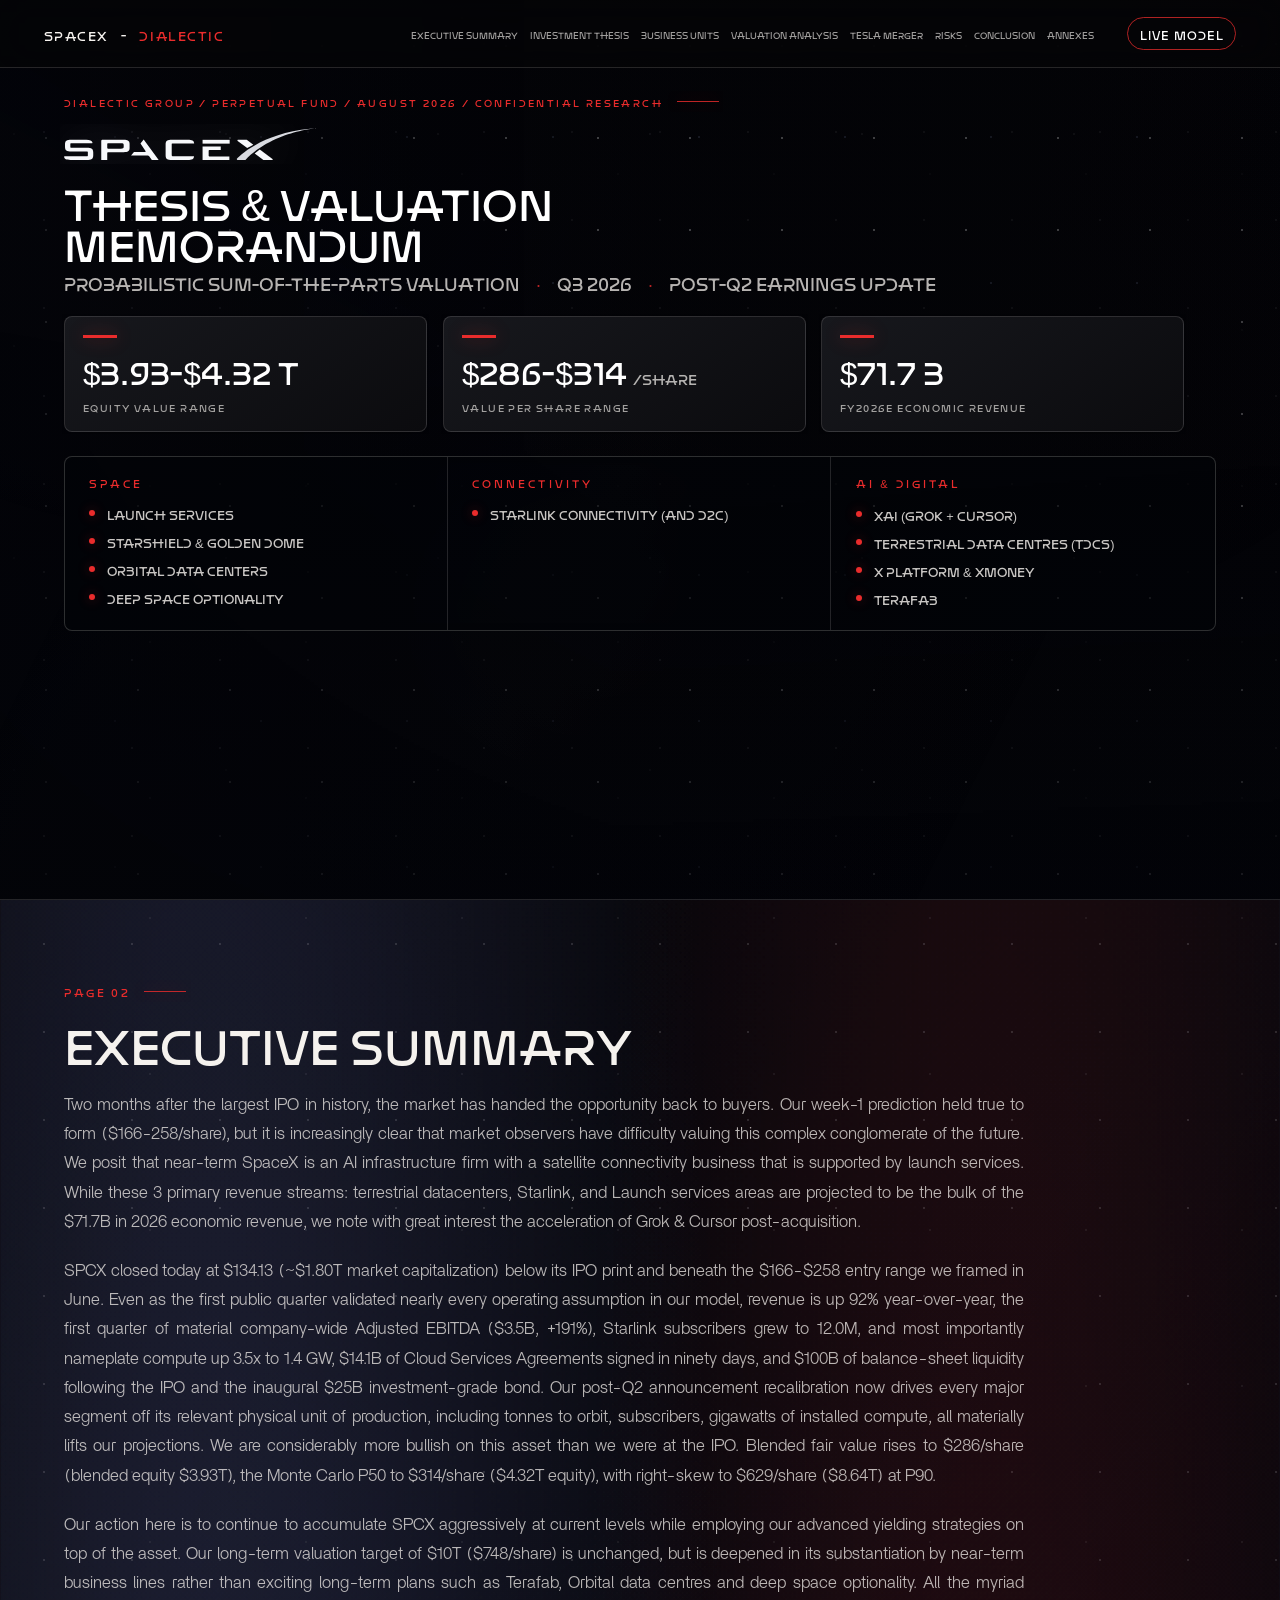
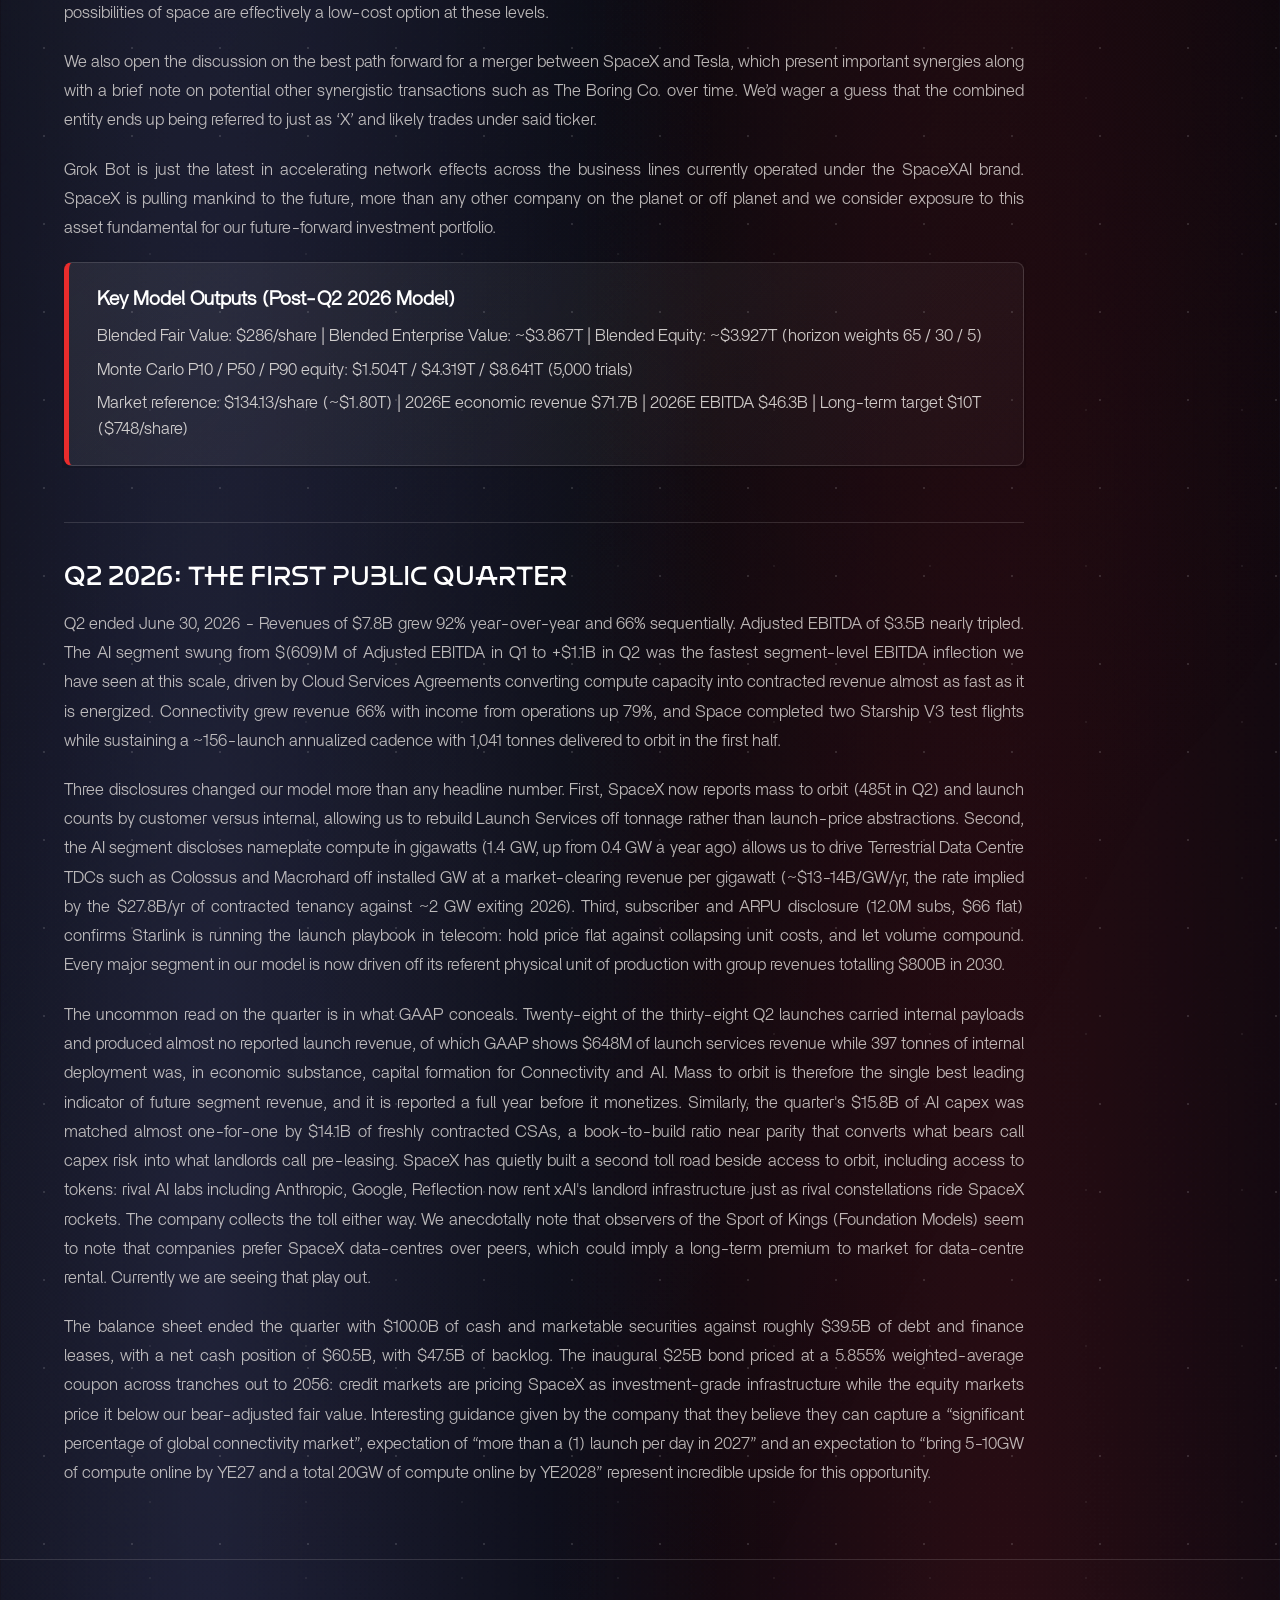
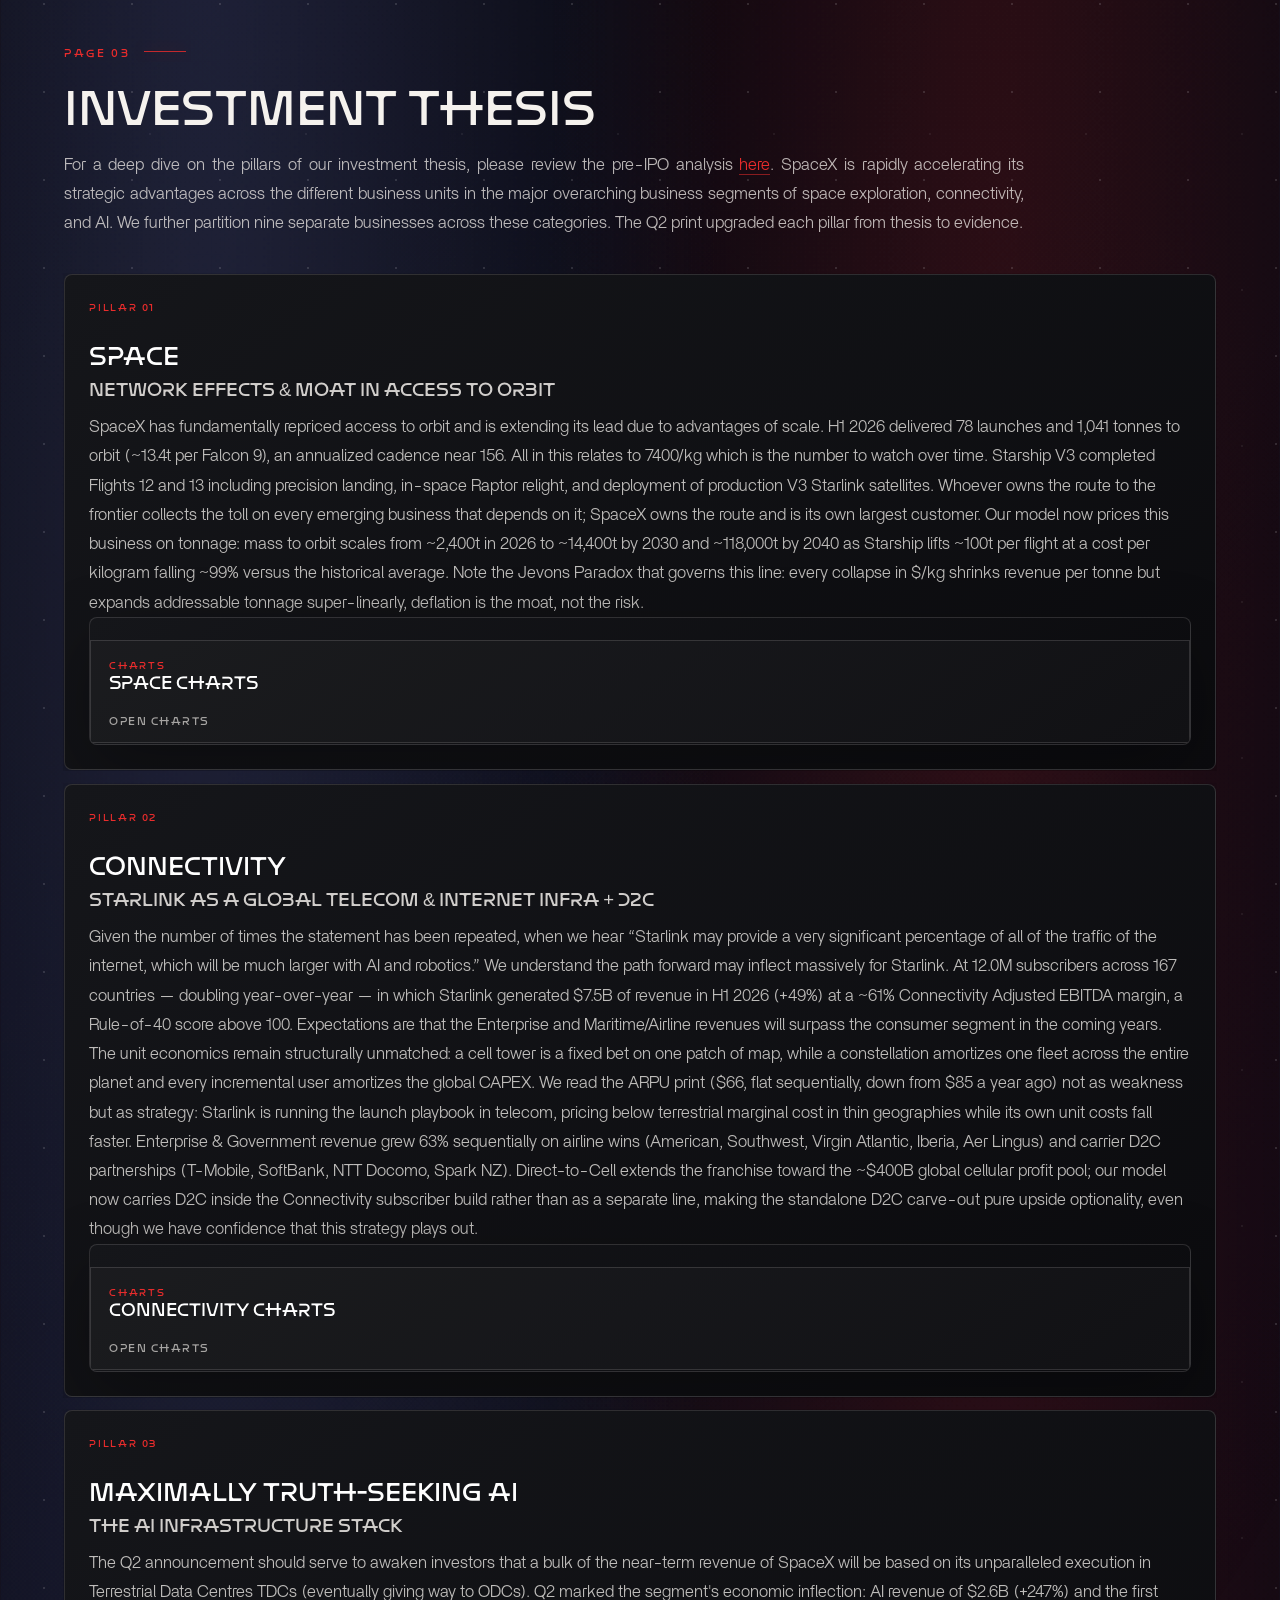
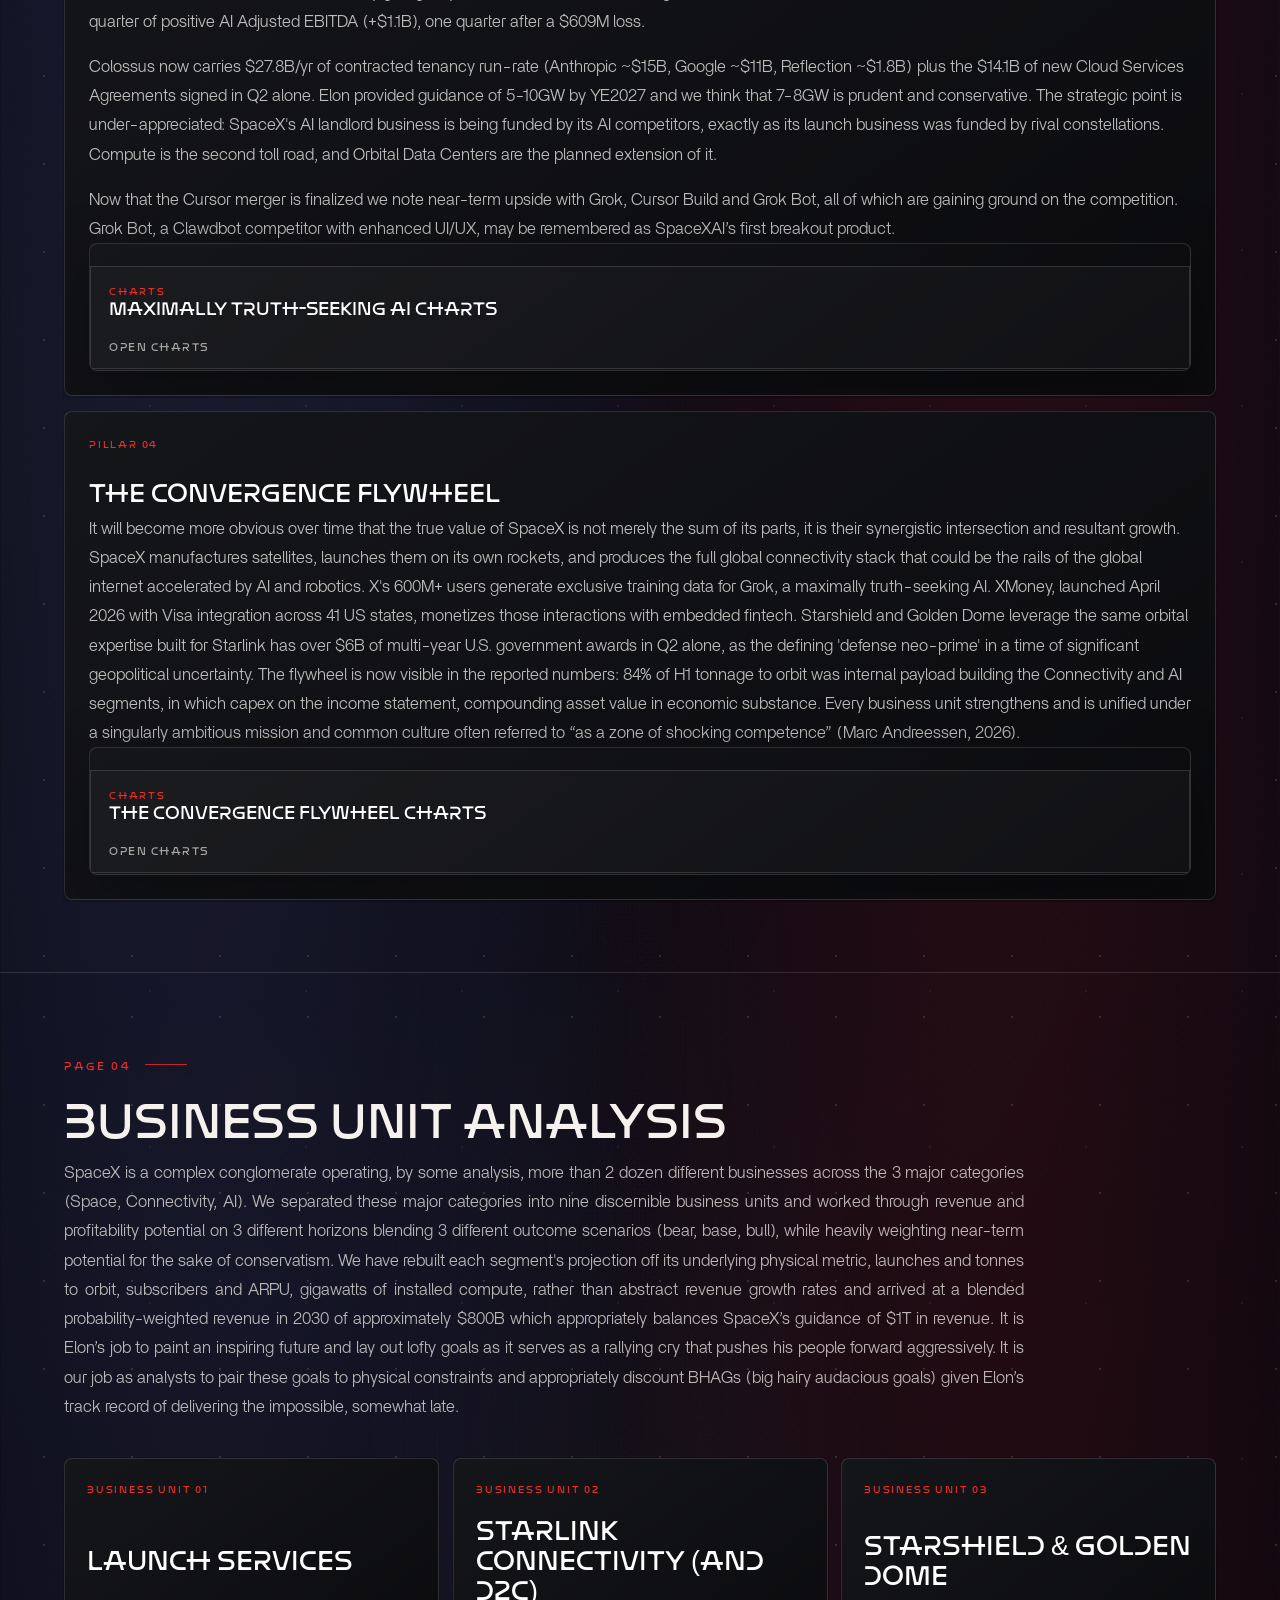
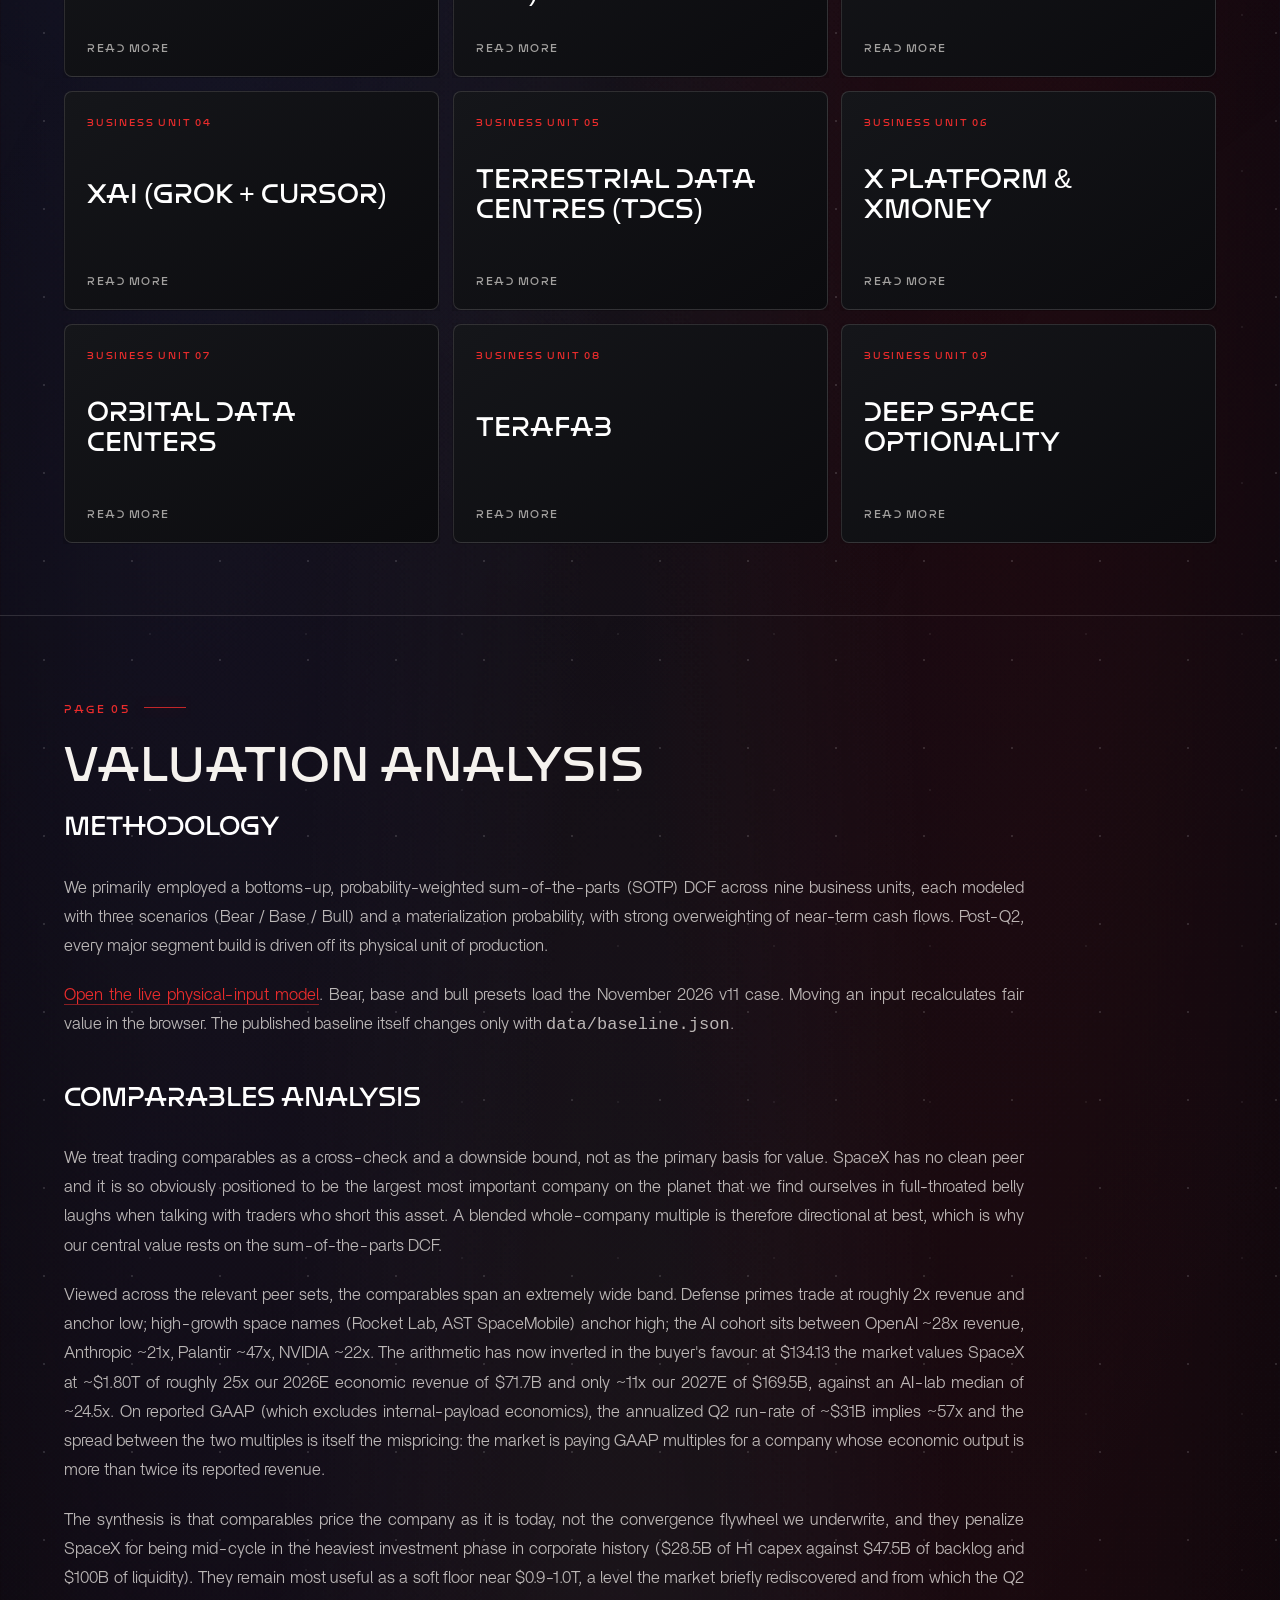
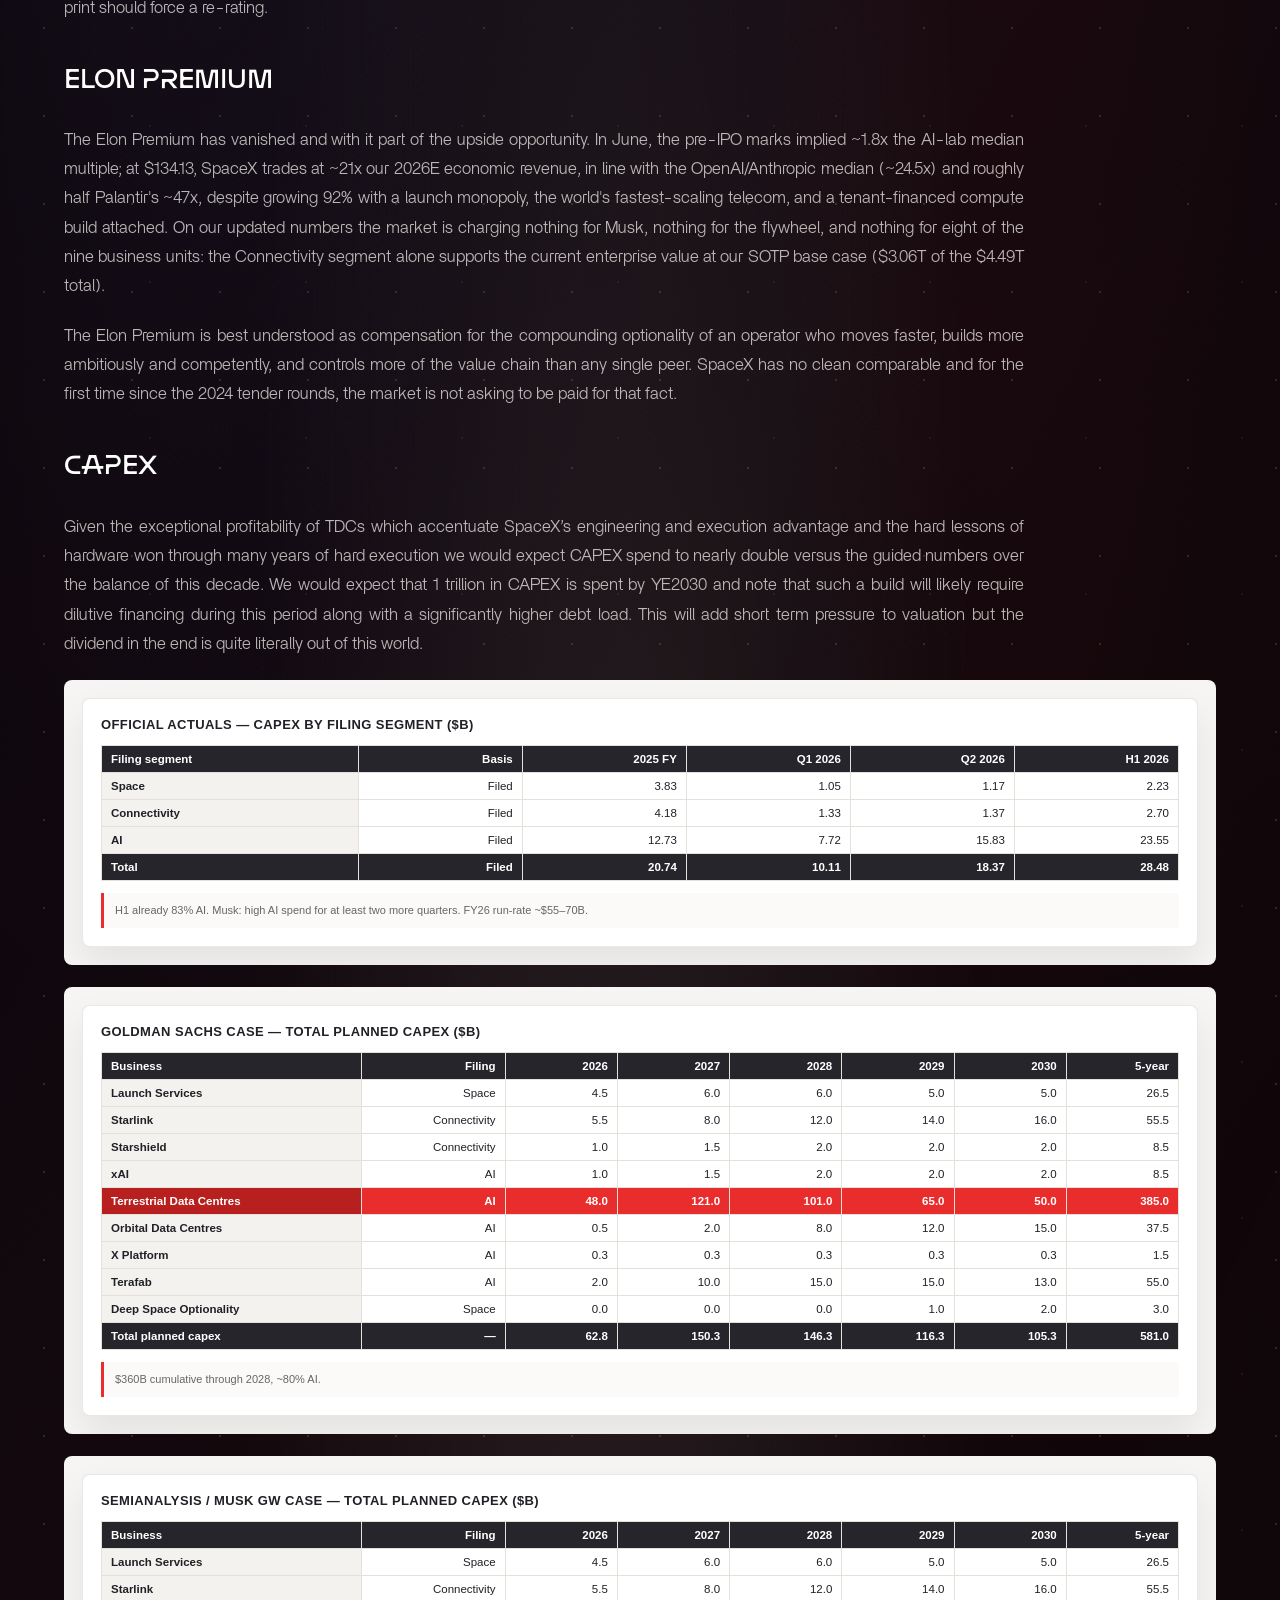
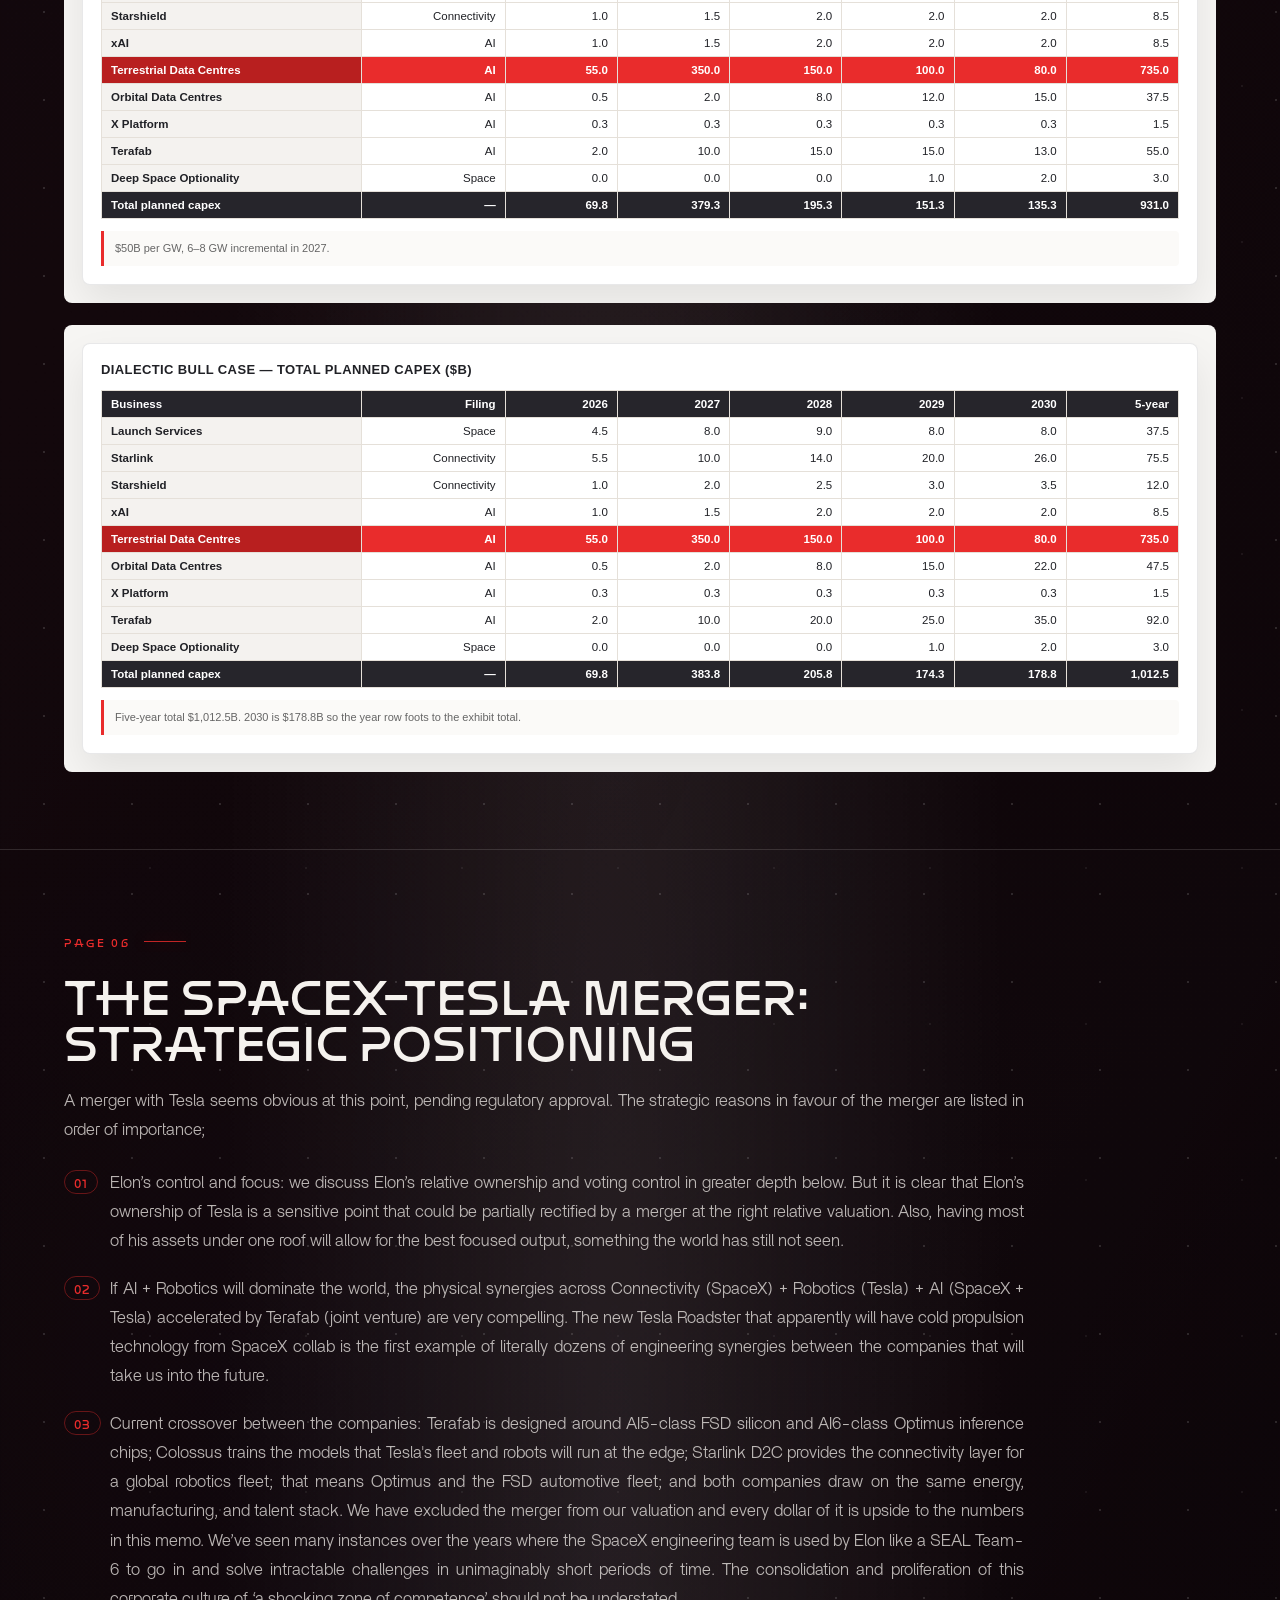
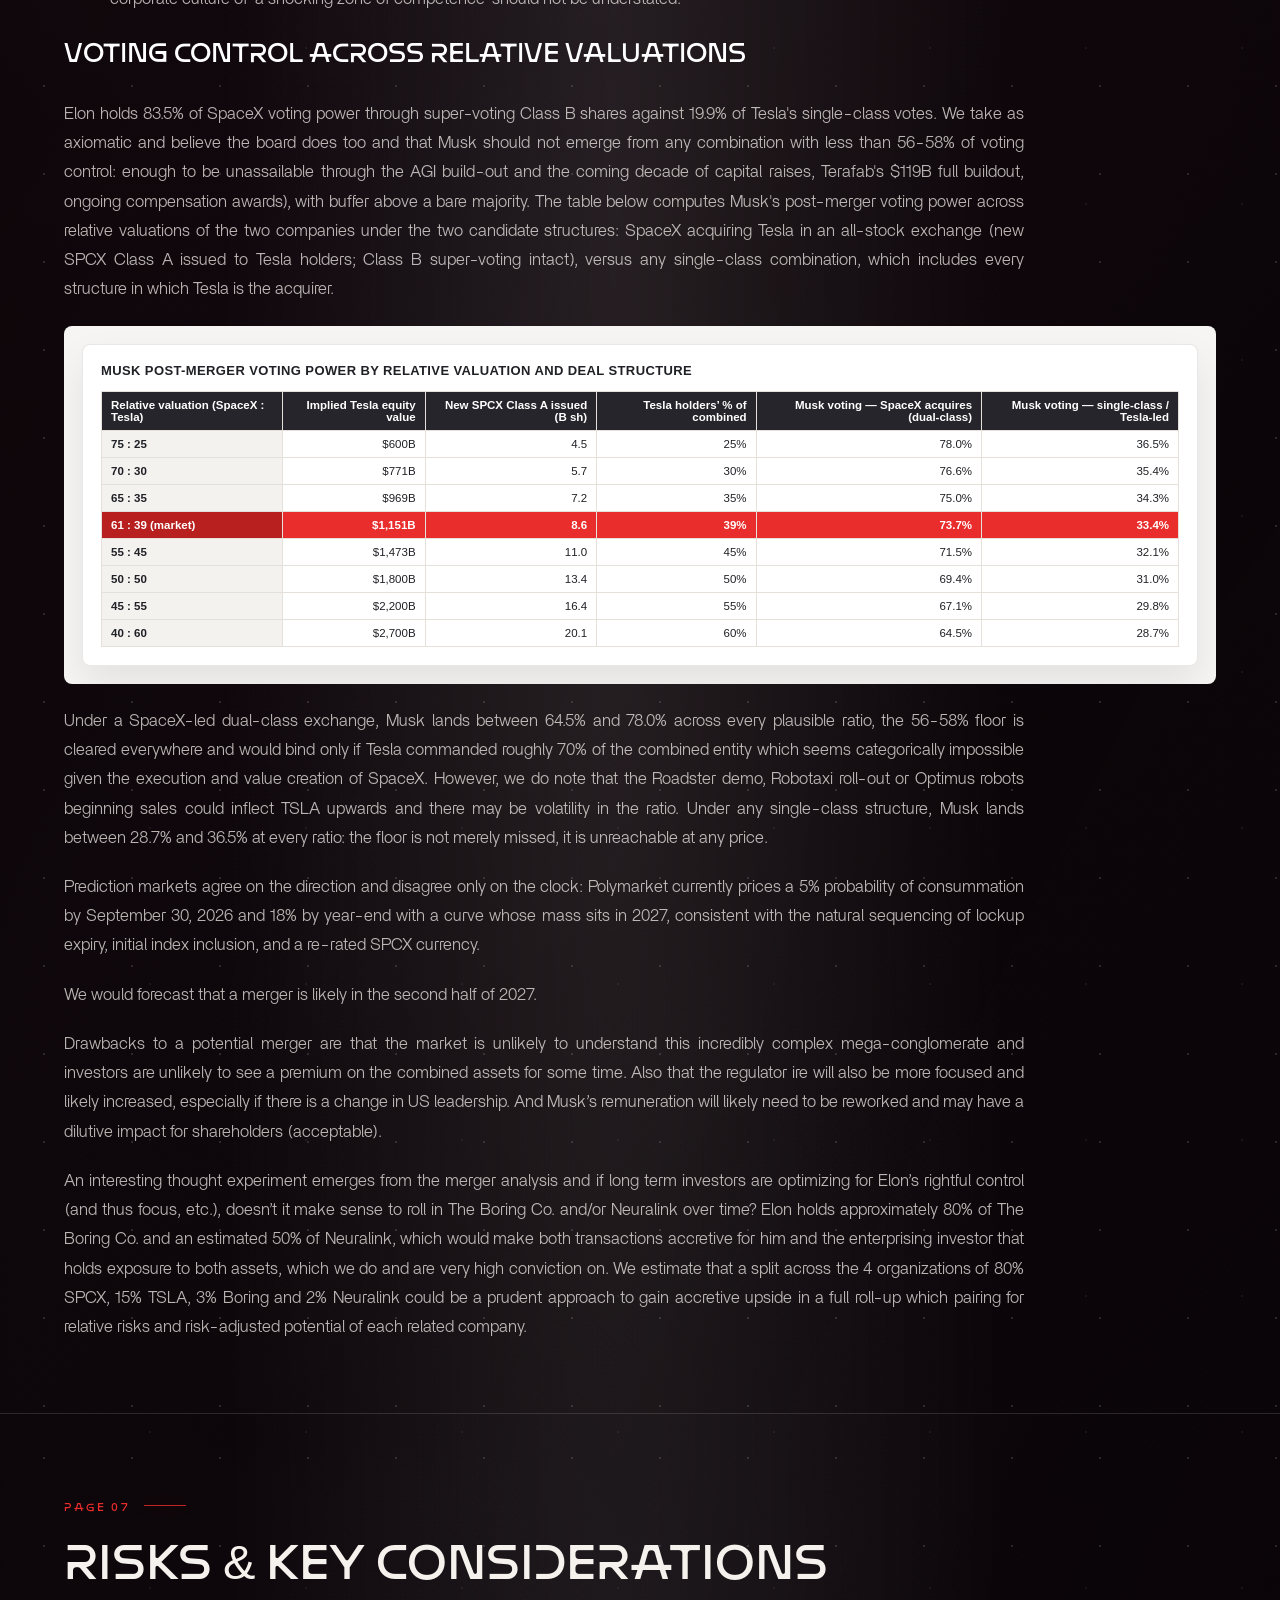
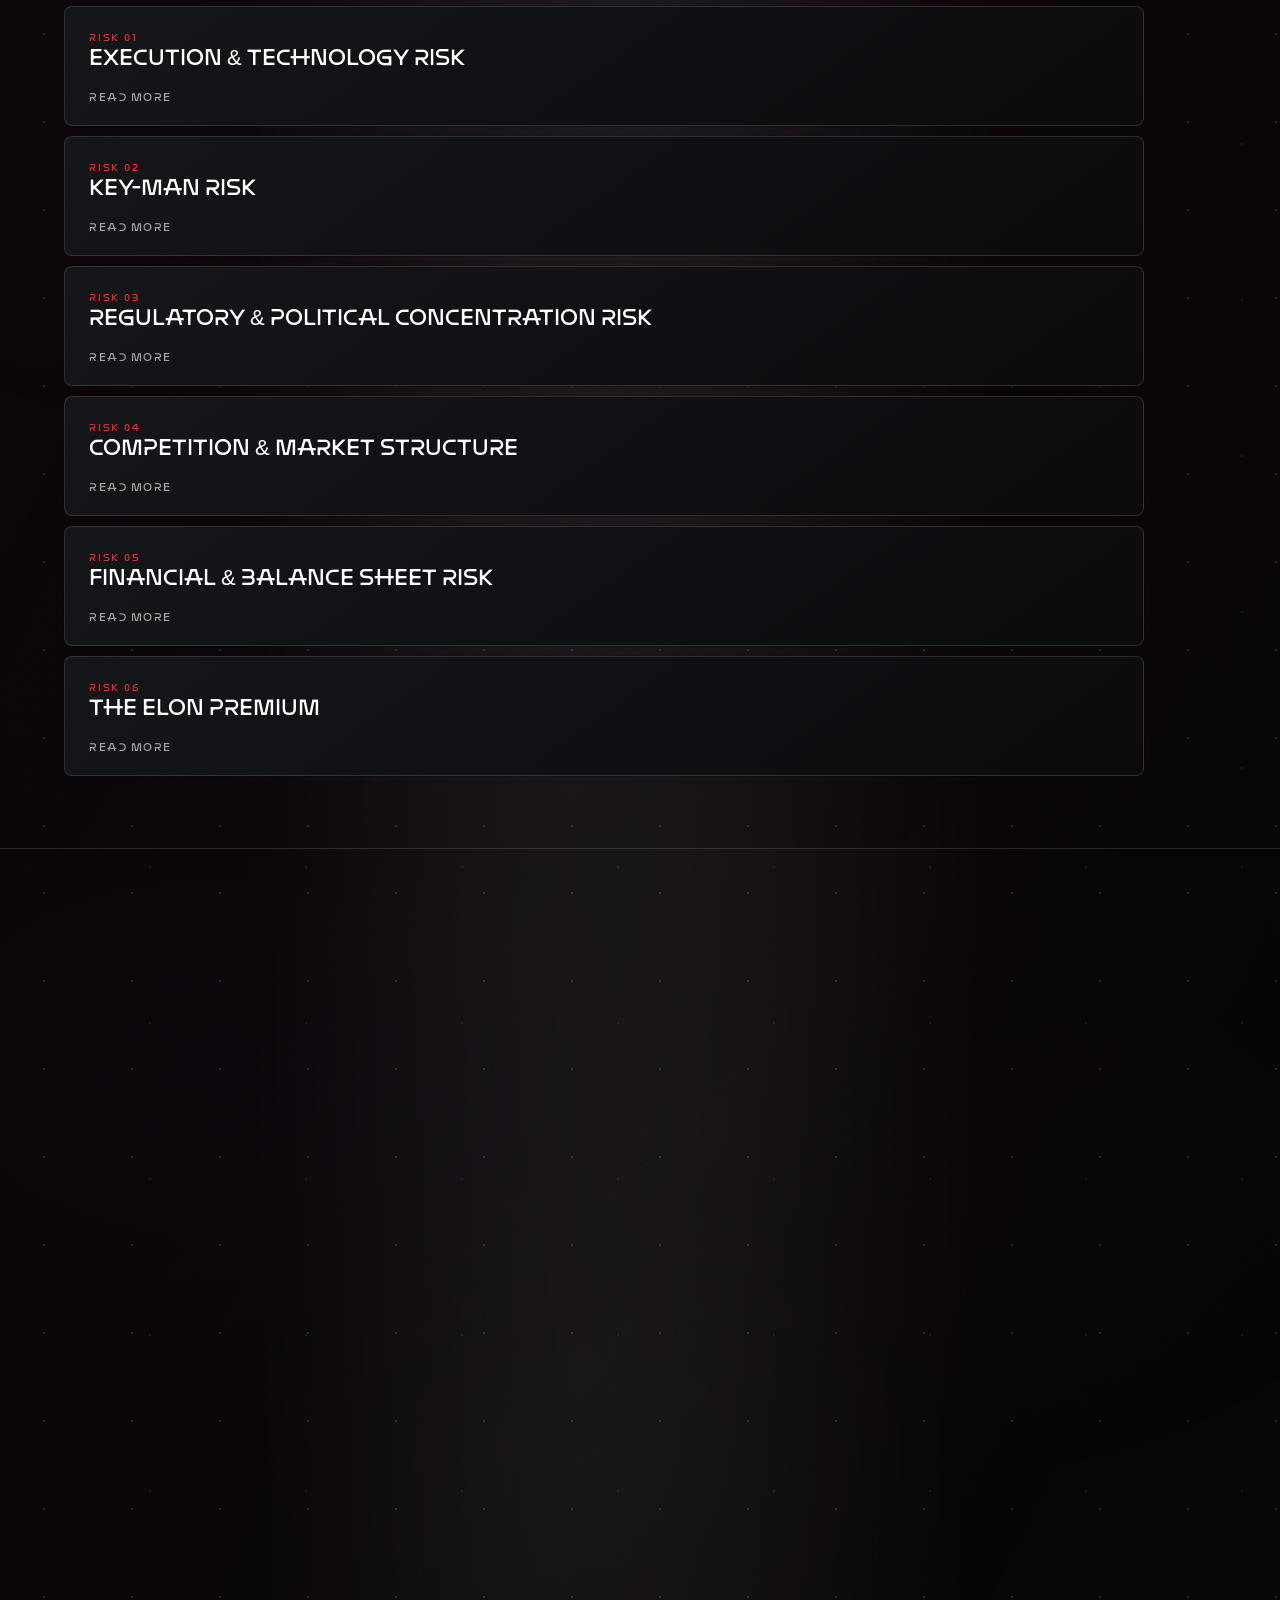
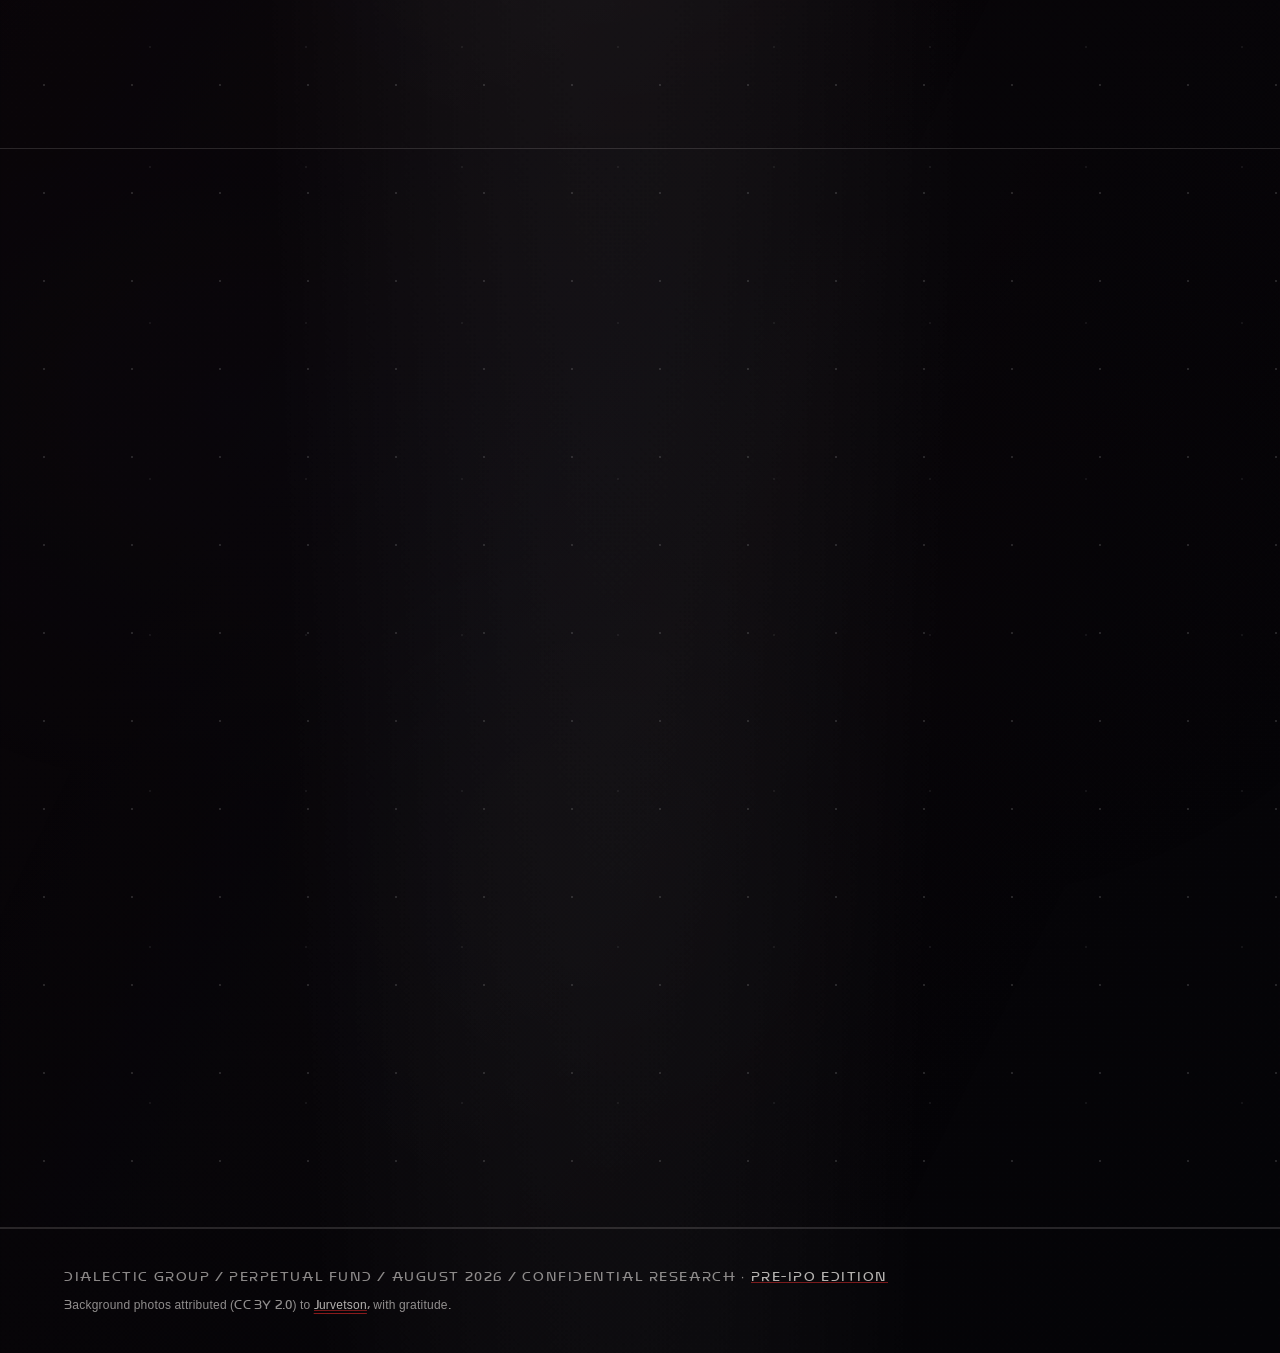
<file: index.html>
<!doctype html>
<html lang="en">
<head>
  <meta charset="utf-8">
  <meta name="viewport" content="width=device-width, initial-scale=1">
  <title>SpaceX Thesis &amp; Valuation — Post-Q2 2026</title>
  <link rel="icon" type="image/png" sizes="32x32" href="/favicon.png">
  <link rel="preload" as="image" href="./assets/hero/orbit-reentry.jpg">
  <style>
@font-face {
  font-family: 'Dialectic';
  src: url('[data-uri]') format('opentype');
  font-weight: normal; font-style: normal; font-display: swap;
}
@font-face {
  font-family: 'DialecticText';
  src: url('./assets/fonts/dialectic.woff2') format('woff2');
  font-weight: normal; font-style: normal; font-display: swap;
}
@font-face {
  font-family: 'BrittiSansLight';
  src: url('./assets/fonts/britti-sans-light.otf') format('opentype');
  font-weight: 300; font-style: normal; font-display: swap;
}
    :root{
      --bg:#050507;
      --panel:#101114;
      --panel-2:#17181d;
      --ink:#f5f2ee;
      --muted:rgba(245,242,238,.68);
      --line:rgba(245,242,238,.14);
      --red:#e92c2c;
      --red-soft:rgba(233,44,44,.18);
      --shadow:0 30px 90px rgba(0,0,0,.42);
      --radius:8px;
      --font-display:'Dialectic','Arial',sans-serif;
      --font-body:'DialecticText',Arial,ui-sans-serif,system-ui,-apple-system,BlinkMacSystemFont,"Segoe UI",sans-serif;
      --font-prose:'BrittiSansLight',Arial,ui-sans-serif,system-ui,-apple-system,BlinkMacSystemFont,"Segoe UI",sans-serif;
      --font:var(--font-body);
      --copy-size:17px;
    }
    *{box-sizing:border-box}
    html{scroll-behavior:smooth;background:var(--bg)}
    body{
      margin:0;
      font-family:var(--font);
      color:var(--ink);
      background:
        radial-gradient(ellipse at 16% 18%,rgba(108,118,190,.24),transparent 34%),
        radial-gradient(ellipse at 78% 24%,rgba(233,44,44,.16),transparent 32%),
        radial-gradient(ellipse at 48% 72%,rgba(255,255,255,.09),transparent 42%),
        linear-gradient(132deg,#050507 0%,#080812 34%,#12070b 58%,#040407 100%),
        var(--bg);
      min-height:100vh;
      overflow-x:hidden;
    }
    body::before{
      content:"";
      position:fixed;
      inset:0;
      z-index:0;
      pointer-events:none;
      opacity:.28;
      background-image:
        radial-gradient(ellipse at 28% 30%,rgba(80,94,145,.10),transparent 32%),
        radial-gradient(ellipse at 66% 42%,rgba(75,34,42,.055),transparent 38%),
        radial-gradient(ellipse at 44% 70%,rgba(255,255,255,.035),transparent 40%),
        linear-gradient(118deg,transparent 18%,rgba(78,88,126,.055) 38%,rgba(255,255,255,.028) 50%,rgba(82,38,46,.03) 62%,transparent 82%),
        radial-gradient(circle,rgba(255,255,255,.58) 0 .8px,transparent 1.2px),
        radial-gradient(circle,rgba(255,255,255,.30) 0 .75px,transparent 1.15px),
        radial-gradient(circle,rgba(181,196,255,.24) 0 .65px,transparent 1px);
      background-size:100% 100%,100% 100%,100% 100%,100% 100%,76px 76px,128px 128px,184px 184px;
      background-position:center,center,center,center,0 0,34px 58px,92px 18px;
      animation:starDrift 180s linear infinite;
    }
    body::after{
      content:"";
      position:fixed;
      inset:-18%;
      z-index:0;
      pointer-events:none;
      opacity:.07;
      background:
        conic-gradient(from 210deg at 50% 50%,transparent 0 16%,rgba(255,255,255,.07) 24%,rgba(82,92,130,.08) 31%,rgba(78,36,42,.05) 40%,transparent 56% 100%);
      filter:blur(46px);
      transform:rotate(-9deg);
    }
    @keyframes starDrift{to{transform:translate3d(-112px,64px,0)}}
    a{color:inherit;text-decoration:none}
    button{font:inherit}
    .site-shell,.footer{position:relative;z-index:1}
    .nav{
      position:fixed;
      top:0;
      left:0;
      right:0;
      z-index:40;
      height:68px;
      display:flex;
      align-items:center;
      justify-content:space-between;
      padding:0 5vw;
      border-bottom:1px solid var(--line);
      background:rgba(5,5,7,.66);
      backdrop-filter:blur(18px);
    }
    .brand{display:flex;align-items:center;gap:12px;font-family:var(--font-display);font-size:13px;letter-spacing:.12em;text-transform:uppercase;font-weight:400}
    .brand-mark{width:9px;height:9px;background:var(--red);box-shadow:0 0 22px rgba(233,44,44,.8)}
    .brand-dialectic{color:var(--red)}
    .nav-links{display:flex;gap:8px;align-items:center;justify-content:flex-end;min-width:0;flex:1;overflow-x:auto;scrollbar-width:none}
    .nav-links::-webkit-scrollbar{display:none}
    .nav-links a{
      font-family:var(--font-display);
      color:rgba(245,242,238,.66);
      font-size:12px;
      letter-spacing:.06em;
      padding:10px 12px;
      border-radius:999px;
      transition:color .2s ease,background .2s ease,transform .2s ease;
    }
    .nav-links a:hover,.nav-links a.active{color:#fff;background:rgba(255,255,255,.08);transform:translateY(-1px)}
    /* Nine nav items (two more than the pre-IPO edition) must sit on one line without
       clipping the brand, so the brand is pinned and the links step down in size. */
    .nav-links a{white-space:nowrap}
    .brand{flex:0 0 auto}
    /* .nav-links is justify-content:flex-end, so any overflow spills LEFT and hides
       under the brand instead of scrolling. Nine items therefore have to be made to
       fit: reclaim the 5vw gutter and step the link size down with the viewport. */
    .nav{gap:14px;padding:0 clamp(24px,3.4vw,72px)}
    .nav-links{gap:5px;justify-content:flex-end;flex-wrap:nowrap}
    @media(max-width:1600px){
      .nav-links{gap:2px}
      .nav-links a{padding:10px 8px;font-size:11px;letter-spacing:.05em}
    }
    @media(max-width:1400px){
      .nav-links a{padding:9px 6px;font-size:10px;letter-spacing:.03em}
    }
    @media(max-width:1320px){
      .nav-links a{padding:8px 5px;font-size:9px;letter-spacing:0}
      .nav-edition{height:21px;padding:0 8px;font-size:7.5px;letter-spacing:.06em}
    }
    @media(max-width:1200px){
      /* Below this the eight items cannot fit: flip to flex-start so the overflow
         spills right and is actually scrollable, instead of hiding under the brand. */
      .nav-links{justify-content:flex-start;-webkit-overflow-scrolling:touch}
      .nav-links a{padding:8px 6px}
    }
    .nav-actions{
      display:flex;
      align-items:center;
      justify-content:flex-end;
      margin-left:14px;
      position:relative;
      z-index:45;
      flex:0 0 auto;
    }
    .model-link{
      font-family:var(--font-display);
      font-size:12px;
      letter-spacing:.08em;
      text-transform:uppercase;
      color:#fff;
      border:1px solid rgba(233,44,44,.75);
      border-radius:999px;
      padding:8px 12px;
      white-space:nowrap;
    }
    .model-link:hover{background:var(--red);color:#fff}
    /* Language switcher temporarily disabled (per-language pages not present in this build). */
    .language-switcher{position:relative;display:none}
    .language-trigger{
      appearance:none;
      border:1px solid rgba(245,242,238,.20);
      background:rgba(245,242,238,.12);
      color:#fff;
      min-width:88px;
      height:42px;
      padding:0 18px;
      border-radius:999px;
      display:inline-flex;
      align-items:center;
      justify-content:center;
      gap:11px;
      font-family:var(--font-display);
      font-size:15px;
      line-height:1;
      letter-spacing:.08em;
      text-transform:uppercase;
      cursor:pointer;
      box-shadow:inset 0 0 0 1px rgba(255,255,255,.035),0 14px 34px rgba(0,0,0,.22);
      transition:background .18s ease,border-color .18s ease,transform .18s ease;
      white-space:nowrap;
    }
    .language-trigger:hover,
    .language-trigger[aria-expanded="true"]{
      background:rgba(245,242,238,.18);
      border-color:rgba(245,242,238,.34);
      transform:translateY(-1px);
    }
    .language-trigger svg{
      width:18px;
      height:18px;
      flex:0 0 auto;
      stroke:currentColor;
      opacity:.94;
    }
    .language-trigger span{display:inline-block;min-width:24px;text-align:left}
    .language-menu{
      position:absolute;
      top:calc(100% + 10px);
      right:0;
      width:220px;
      padding:8px;
      border:1px solid rgba(245,242,238,.18);
      border-radius:14px;
      background:rgba(10,11,15,.92);
      backdrop-filter:blur(18px);
      box-shadow:0 22px 60px rgba(0,0,0,.36);
      display:grid;
      gap:4px;
    }
    .language-menu[hidden]{display:none}
    .language-menu button{
      appearance:none;
      border:0;
      background:transparent;
      color:rgba(245,242,238,.72);
      width:100%;
      min-height:34px;
      padding:8px 10px;
      border-radius:9px;
      display:flex;
      align-items:center;
      justify-content:space-between;
      font-family:var(--font-body);
      font-size:12px;
      letter-spacing:.04em;
      text-align:left;
      cursor:pointer;
    }
    .language-menu button::after{
      content:attr(data-lang-code);
      color:rgba(245,242,238,.44);
      font-family:var(--font-display);
      font-size:10px;
      letter-spacing:.08em;
    }
    .language-menu button:hover,
    .language-menu button[aria-checked="true"]{
      background:rgba(245,242,238,.10);
      color:#fff;
    }
    .page{
      min-height:auto;
      padding:84px 5vw 72px;
      position:relative;
      display:flex;
      align-items:flex-start;
      overflow:hidden;
      border-bottom:1px solid var(--line);
    }
    .page:not(.landing){min-height:100vh}
    .page::before{
      content:"";
      position:absolute;
      inset:0;
      z-index:1;
      pointer-events:none;
      opacity:.28;
      mix-blend-mode:screen;
      background:
        linear-gradient(108deg,transparent 0 36%,rgba(255,255,255,var(--section-sweep-opacity,0)) 48%,rgba(233,44,44,var(--section-sweep-red-opacity,0)) 54%,transparent 68% 100%),
        radial-gradient(ellipse at 18% 24%,rgba(80,94,145,.08),transparent 34%),
        radial-gradient(ellipse at 72% 38%,rgba(78,36,42,.045),transparent 38%),
        radial-gradient(ellipse at 46% 68%,rgba(255,255,255,.032),transparent 34%),
        linear-gradient(116deg,transparent 20%,rgba(76,88,126,.055) 40%,rgba(255,255,255,.028) 50%,rgba(82,38,46,.032) 62%,transparent 80%),
        radial-gradient(circle,rgba(255,255,255,.48) 0 .8px,transparent 1.2px),
        radial-gradient(circle,rgba(255,255,255,.22) 0 .7px,transparent 1.1px);
      background-size:240% 100%,100% 100%,100% 100%,100% 100%,100% 100%,88px 88px,156px 156px;
      background-position:115% 0,center,center,center,center,0 0,72px 96px;
      background-repeat:no-repeat,no-repeat,no-repeat,no-repeat,no-repeat,repeat,repeat;
      animation:none;
    }
    .page:not(.landing)::after{
      content:"";
      position:absolute;
      inset:-8%;
      z-index:0;
      pointer-events:none;
      opacity:0;
      background:
        linear-gradient(90deg,rgba(5,5,7,.92) 0%,rgba(5,5,7,.72) 38%,rgba(5,5,7,.82) 100%),
        linear-gradient(0deg,rgba(5,5,7,.88) 0%,rgba(5,5,7,.40) 44%,rgba(5,5,7,.76) 100%),
        radial-gradient(ellipse at var(--section-glow-x,72%) var(--section-glow-y,32%),var(--section-glow,rgba(233,44,44,.20)),transparent 38%),
        var(--section-art);
      background-size:cover;
      background-position:var(--section-art-position,center);
      background-repeat:no-repeat;
      filter:saturate(.9) contrast(1.08) brightness(.78);
      transform:scale(1.08) translate3d(var(--section-pan-x,-1%),var(--section-pan-y,0),0);
      transition:opacity .8s ease,filter .8s ease;
      animation:none;
    }
    .page:not(.landing).is-current::after{opacity:0;filter:saturate(.98) contrast(1.12) brightness(.84)}
    #executive-summary{--section-art:url("./assets/hero/orbital-earth-view.jpg");--section-art-position:center 50%;--section-glow:rgba(255,236,205,.16);--section-glow-x:54%;--section-glow-y:34%;--section-pan-x:.8%;--section-pan-y:-1.4%}
    #valuation-analysis{--section-art:url("./assets/hero/starship-liftoff-close.jpg");--section-art-position:center 45%;--section-glow:rgba(255,196,120,.20);--section-glow-x:52%;--section-glow-y:50%;--section-pan-x:1.4%;--section-pan-y:-1.2%}
    #investment-thesis{--section-art:url("./assets/hero/starbase-vehicles-sunset.jpg");--section-art-position:center 58%;--section-glow:rgba(210,218,232,.15);--section-glow-x:50%;--section-glow-y:48%;--section-pan-x:-1.3%;--section-pan-y:-.4%}
    #companies{--section-art:url("./assets/hero/booster-catch.jpg");--section-art-position:center 52%;--section-glow:rgba(255,184,82,.18);--section-glow-x:58%;--section-glow-y:44%;--section-pan-x:-1.4%;--section-pan-y:-.8%}
    #risks{--section-art:url("./assets/hero/booster-catch-wide.jpg");--section-art-position:center 50%;--section-glow:rgba(255,214,168,.20);--section-glow-x:50%;--section-glow-y:28%;--section-pan-x:1%;--section-pan-y:-1.6%}
    #conclusion{--section-art:url("./assets/hero/falcon-heavy-launch.jpg");--section-art-position:center 48%;--section-glow:rgba(233,44,44,.16);--section-glow-x:58%;--section-glow-y:36%;--section-pan-x:-1.2%;--section-pan-y:-.8%}
    #annexes{--section-art:url("./assets/hero/orbit-reentry.jpg");--section-art-position:center 52%;--section-glow:rgba(255,184,82,.18);--section-glow-x:58%;--section-glow-y:44%;--section-pan-x:-1.4%;--section-pan-y:-.8%}
    .landing::before{opacity:.10}
    .landing{
      min-height:100vh;
      align-items:flex-start;
      padding-top:clamp(94px,10.5vh,120px);
      padding-bottom:34px;
    }
    .video-backdrop,.global-photo-backdrop{
      inset:0;
      z-index:0;
      pointer-events:none;
      overflow:hidden;
      isolation:isolate;
      background:#030306;
    }
    .video-backdrop{position:absolute}
    .global-photo-backdrop{position:fixed}
    .video-backdrop::before,.global-photo-backdrop::before{
      content:"";
      position:absolute;
      inset:0;
      z-index:7;
      opacity:.42;
      background-image:
        radial-gradient(circle,rgba(255,255,255,.80) 0 .7px,transparent 1.1px),
        radial-gradient(circle,rgba(181,196,255,.34) 0 .75px,transparent 1.2px),
        radial-gradient(circle,rgba(255,255,255,.20) 0 .6px,transparent 1px);
      background-size:92px 92px,146px 146px,212px 212px;
      background-position:0 0,42px 64px,120px 28px;
      mix-blend-mode:screen;
      animation:heroStarfield 96s linear infinite;
    }
    .video-backdrop::after,.global-photo-backdrop::after{
      content:"";
      position:absolute;
      inset:0;
      z-index:8;
      background:
        linear-gradient(90deg,rgba(3,4,9,.88) 0%,rgba(3,4,9,.56) 34%,rgba(3,4,9,.20) 64%,rgba(3,4,9,.62) 100%),
        linear-gradient(0deg,rgba(3,4,9,.82) 0%,rgba(3,4,9,.12) 42%,rgba(3,4,9,.42) 100%),
        radial-gradient(ellipse at 72% 48%,rgba(233,44,44,.18),transparent 38%);
    }
    .hero-video{
      inset:0;
      overflow:hidden;
      background-image:none;
      background-position:center 66%;
    }
    .hero-video video{display:none}
    .hero-photo{
      position:absolute;
      inset:-4%;
      opacity:0;
      background-image:var(--photo);
      background-size:cover;
      background-position:var(--photo-position,center 68%);
      transform:scale(1.03);
      animation:photoRotate 81s ease-in-out infinite;
      will-change:opacity;
    }
    .hero-photo:nth-of-type(1){animation-delay:0s}
    .hero-photo:nth-of-type(2){animation-delay:7s}
    .hero-photo:nth-of-type(3){animation-delay:14s}
    .hero-photo:nth-of-type(4){animation-delay:21s}
    .hero-photo:nth-of-type(5){animation-delay:28s}
    .hero-photo:nth-of-type(6){animation-delay:35s}
    .hero-photo:nth-of-type(7){animation-delay:42s}
    .hero-photo:nth-of-type(8){animation-delay:49s}
    .hero-photo:nth-of-type(9){animation-delay:56s}
    .hero-video::after{
      background:
        linear-gradient(90deg,rgba(3,4,9,.72) 0%,rgba(3,4,9,.22) 48%,rgba(3,4,9,.28) 100%),
        linear-gradient(0deg,rgba(3,4,9,.68) 0%,rgba(3,4,9,.06) 50%,rgba(3,4,9,.06) 100%);
    }
    @keyframes photoRotate{
      0%{opacity:0}
      2.2%{opacity:.82}
      8.9%{opacity:.82}
      11.1%{opacity:0}
      100%{opacity:0}
    }
    .page-inner{position:relative;z-index:2;width:100%;max-width:1180px;margin:0 auto}
    .page-kicker{
      font-family:var(--font-display);
      color:var(--red);
      font-size:11px;
      letter-spacing:.24em;
      text-transform:uppercase;
      font-weight:400;
      margin-bottom:18px;
    }
    h1,h2,h3,p{margin:0}
    h1,h2,h3,.expand-title,.metric-square strong,.hero-metric-card strong,.btn,.card-index,.expand-action,.detail-label,.metric-square span,.hero-metric-card span,.company-map-heading,.company-map-button,.spacex-wordmark,.hero-subtitle{font-family:var(--font-display)}
    h1{
      max-width:960px;
      font-size:clamp(36px,5.3vw,82px);
      line-height:.88;
      letter-spacing:0;
      font-weight:400;
    }
    .landing h1{
      max-width:1280px;
      color:#fff;
      font-size:clamp(30px,3.4vw,54px);
      line-height:.94;
      letter-spacing:0;
    }
    .landing .page-inner{max-width:1280px}
    .landing .page-kicker{
      font-size:10px;
      margin-bottom:14px;
    }
    .spacex-wordmark{
      display:block;
      width:clamp(156px,20vw,286px);
      max-width:62vw;
      line-height:0;
      margin:6px 0 18px;
    }
    .spacex-wordmark img{
      display:block;
      width:100%;
      height:auto;
      filter:drop-shadow(0 0 22px rgba(255,255,255,.18));
    }
    .hero-subtitle{
      max-width:1120px;
      color:rgba(245,242,238,.74);
      font-size:clamp(15px,1.4vw,20px);
      line-height:1.2;
      letter-spacing:0;
      margin-top:12px;
    }
    .hero-subtitle span{color:rgba(233,44,44,.78);padding:0 12px}
    h2{
      max-width:860px;
      font-size:clamp(28px,3.8vw,52px);
      line-height:.94;
      letter-spacing:0;
      font-weight:400;
    }
    .lede{
      max-width:760px;
      color:var(--muted);
      font-family:var(--font-prose);
      font-size:var(--copy-size);
      line-height:1.64;
      margin-top:24px;
    }
    #businessUnitLead{
      max-width:960px;
      color:rgba(245,242,238,.74);
      line-height:1.72;
      text-align:justify;
    }
    .hero-grid{display:grid;grid-template-columns:minmax(0,1280px);gap:38px;align-items:center}
    .hero-actions{display:flex;gap:12px;flex-wrap:wrap;margin-top:34px}
    .hero-metric-grid{
      display:grid;
      grid-template-columns:repeat(3,minmax(0,1fr));
      gap:16px;
      max-width:1120px;
      margin-top:24px;
    }
    .hero-metric-card{
      min-height:116px;
      border:1px solid var(--line);
      border-radius:var(--radius);
      background:linear-gradient(145deg,var(--panel-2),#0b0b0e);
      box-shadow:0 24px 70px rgba(0,0,0,.28);
      padding:clamp(14px,1.45vw,18px);
      display:flex;
      flex-direction:column;
      justify-content:space-between;
      gap:10px;
      overflow:hidden;
    }
    .hero-metric-card::before{
      content:"";
      width:34px;
      height:3px;
      background:var(--red);
      box-shadow:0 0 18px rgba(233,44,44,.45);
    }
    .hero-metric-card strong{
      color:#fff;
      display:inline-flex;
      align-items:baseline;
      font-size:clamp(28px,2.45vw,38px);
      line-height:.94;
      font-weight:400;
      letter-spacing:0;
      white-space:nowrap;
      max-width:100%;
    }
    .hero-metric-card strong small{display:inline;font-size:.46em;line-height:1;margin-left:6px;color:rgba(245,242,238,.72);white-space:nowrap}
    .hero-metric-card span{
      color:rgba(245,242,238,.64);
      font-size:10px;
      line-height:1.25;
      letter-spacing:.14em;
      text-transform:uppercase;
      font-weight:400;
      max-width:280px;
    }
    .landing-company-map{
      max-width:1280px;
      margin-top:24px;
      display:grid;
      grid-template-columns:repeat(3,minmax(0,1fr));
      gap:0;
      border:1px solid rgba(245,242,238,.18);
      border-radius:var(--radius);
      background:rgba(3,4,8,.56);
      overflow:hidden;
      backdrop-filter:blur(12px);
    }
    .company-map-group{
      border:0;
      border-right:1px solid rgba(245,242,238,.14);
      border-radius:0;
      background:transparent;
      padding:18px 24px 20px;
      min-height:162px;
      backdrop-filter:none;
    }
    .company-map-group:last-child{border-right:0}
    .company-map-heading{
      display:block;
      color:var(--red);
      font-size:11px;
      letter-spacing:.28em;
      text-transform:uppercase;
      margin-bottom:14px;
      font-weight:400;
    }
    .company-map-list{display:grid;gap:6px}
    .company-map-button{
      width:100%;
      min-height:22px;
      border:0;
      border-radius:0;
      background:transparent;
      color:rgba(245,242,238,.82);
      padding:0 0 0 18px;
      text-align:left;
      font-size:clamp(12px,1vw,15px);
      line-height:1.18;
      cursor:pointer;
      position:relative;
      transition:transform .2s ease,color .2s ease;
    }
    .company-map-button::before{
      content:"";
      position:absolute;
      left:0;
      top:.58em;
      width:6px;
      height:6px;
      border-radius:999px;
      background:var(--red);
      box-shadow:0 0 12px rgba(233,44,44,.42);
    }
    .company-map-button:hover{
      transform:translateX(4px);
      color:#fff;
    }
    .btn{
      font-family:var(--font-display);
      border:1px solid var(--line);
      background:rgba(255,255,255,.06);
      color:#fff;
      min-height:44px;
      padding:0 18px;
      border-radius:999px;
      display:inline-flex;
      align-items:center;
      justify-content:center;
      gap:10px;
      cursor:pointer;
      transition:transform .22s ease,background .22s ease,border-color .22s ease;
    }
    .btn:hover{transform:translateY(-2px);background:rgba(255,255,255,.11);border-color:rgba(255,255,255,.28)}
    .btn.primary{background:#fff;color:#08080a;border-color:#fff}
    .btn.primary:hover{background:#e9e9e9}
    .orbital-card{
      min-height:360px;
      border:1px solid var(--line);
      border-radius:var(--radius);
      background:linear-gradient(145deg,rgba(255,255,255,.08),rgba(255,255,255,.025));
      box-shadow:var(--shadow);
      position:relative;
      overflow:hidden;
    }
    .orbital-card::before{
      content:"";
      position:absolute;
      width:150px;
      height:150px;
      left:50%;
      top:50%;
      transform:translate(-50%,-50%);
      border-radius:50%;
      background:var(--red);
      box-shadow:0 0 120px rgba(233,44,44,.55);
      animation:pulseCore 4s ease-in-out infinite;
    }
    .orbital-card::after{
      content:"";
      position:absolute;
      inset:46px;
      border-radius:50%;
      border:1px solid rgba(255,255,255,.14);
      box-shadow:0 0 0 56px rgba(255,255,255,.035),0 0 0 112px rgba(255,255,255,.025);
      animation:rotateOrbit 38s linear infinite;
    }
    .landing-orbital{
      position:absolute;
      z-index:1;
      right:clamp(24px,7vw,110px);
      top:clamp(120px,20vh,210px);
      width:clamp(190px,24vw,340px);
      min-height:auto;
      aspect-ratio:1;
      opacity:.62;
      pointer-events:none;
      backdrop-filter:blur(2px);
      box-shadow:0 28px 90px rgba(0,0,0,.30);
    }
    .landing-orbital .orbit-moon{
      position:absolute;
      left:50%;
      top:50%;
      width:7px;
      height:7px;
      margin:-3.5px 0 0 -3.5px;
      border-radius:999px;
      background:rgba(245,242,238,.9);
      box-shadow:0 0 14px rgba(255,255,255,.82);
      animation:orbitMoon 12s linear infinite;
      z-index:2;
    }
    .landing-orbital .orbit-moon:nth-child(2){
      width:5px;
      height:5px;
      margin:-2.5px 0 0 -2.5px;
      background:var(--red);
      box-shadow:0 0 16px rgba(233,44,44,.9);
      animation-duration:17s;
      animation-delay:-5s;
    }
    .landing-orbital .orbit-moon:nth-child(3){
      width:6px;
      height:6px;
      margin:-3px 0 0 -3px;
      animation-duration:23s;
      animation-delay:-12s;
      opacity:.72;
    }
    @keyframes pulseCore{50%{transform:translate(-50%,-50%) scale(1.05);box-shadow:0 0 150px rgba(233,44,44,.72)}}
    @keyframes rotateOrbit{to{transform:rotate(360deg)}}
    @keyframes orbitMoon{
      from{transform:rotate(0deg) translateX(clamp(72px,10vw,135px)) rotate(0deg)}
      to{transform:rotate(360deg) translateX(clamp(72px,10vw,135px)) rotate(-360deg)}
    }
    .summary-metrics{
      display:grid;
      grid-template-columns:repeat(3,minmax(220px,1fr));
      gap:14px;
      margin:40px 0 28px;
      max-width:1180px;
    }
    .metric-square{
      min-height:230px;
      border:1px solid var(--line);
      border-radius:var(--radius);
      background:linear-gradient(145deg,var(--panel-2),#0b0b0e);
      box-shadow:var(--shadow);
      padding:clamp(20px,2.25vw,26px);
      display:flex;
      flex-direction:column;
      justify-content:space-between;
      overflow:hidden;
      transition:transform .24s ease,border-color .24s ease;
    }
    .metric-square:hover{transform:translateY(-5px);border-color:rgba(233,44,44,.65)}
    .metric-square span{color:rgba(245,242,238,.62);font-size:11px;line-height:1.25;letter-spacing:.14em;text-transform:uppercase;font-weight:400}
    .metric-square strong{font-size:clamp(32px,3.55vw,48px);line-height:.94;letter-spacing:0;font-weight:400;max-width:100%}
    .metric-square strong small{display:block;font-size:.46em;line-height:1;margin-top:8px;color:rgba(245,242,238,.72)}
    .copy-panel{
      max-width:960px;
      display:grid;
      gap:20px;
      color:rgba(245,242,238,.74);
      font-family:var(--font-prose);
      font-size:var(--copy-size);
      line-height:1.72;
    }
    h2 + .copy-panel{margin-top:28px}
    .copy-panel p,
    .copy-panel li{text-align:justify}
    .lede + .copy-panel{margin-top:26px}
    .lede + .valuation-copy{margin-top:28px}
    .valuation-copy .detail-heading{margin-top:18px}
    .valuation-copy .detail-heading:first-child{margin-top:0}
    .model-output-box{
      border:1px solid rgba(245,242,238,.14);
      border-left:5px solid var(--red);
      border-radius:var(--radius);
      background:linear-gradient(145deg,rgba(245,242,238,.075),rgba(245,242,238,.028));
      box-shadow:0 24px 70px rgba(0,0,0,.24);
      padding:24px 28px;
      color:rgba(245,242,238,.82);
      font-family:var(--font-prose);
    }
    .model-output-box h4{
      margin:0 0 12px;
      color:#fff;
      font-family:var(--font-prose);
      font-size:20px;
      line-height:1.2;
      font-weight:700;
    }
    .model-output-box p{
      margin:8px 0 0;
      text-align:left;
      font-size:var(--copy-size);
      line-height:1.5;
    }
    .disclaimer-box strong{color:#fff}
    .summary-actions{display:flex;gap:12px;flex-wrap:wrap;margin-top:8px}
    #valuation-analysis{scroll-margin-top:96px}
    .section-note{
      max-width:760px;
      color:rgba(245,242,238,.55);
      font-family:var(--font-prose);
      font-size:13px;
      line-height:1.55;
      margin-top:18px;
    }
    .interactive-grid{
      display:grid;
      grid-template-columns:minmax(0,1fr);
      gap:14px;
      margin-top:36px;
      align-items:stretch;
    }
    .thesis-card{
      padding:24px;
      display:flex;
      flex-direction:column;
      min-height:100%;
    }
    .thesis-card:hover{
      transform:none;
      border-color:var(--line);
    }
    .thesis-title{
      font-family:var(--font-display);
      color:#fff;
      font-size:clamp(24px,2vw,30px);
      line-height:1.04;
      letter-spacing:0;
      font-weight:400;
      margin:26px 0 12px;
    }
    .thesis-card .detail-heading{
      font-size:clamp(18px,1.45vw,23px);
      color:rgba(245,242,238,.84);
      margin:0 0 16px;
    }
    .thesis-copy{
      color:rgba(245,242,238,.76);
      font-family:var(--font-prose);
      font-size:var(--copy-size);
      line-height:1.72;
      flex:1 1 auto;
    }
    .thesis-copy p{
      margin:0 0 16px;
    }
    .thesis-copy p:last-child{
      margin-bottom:0;
    }
    .thesis-chart-disclosure{
      margin-top:auto;
      padding-top:22px;
    }
    .thesis-chart-disclosure .expand-trigger{
      min-height:auto;
      padding:16px 18px;
      border:1px solid rgba(245,242,238,.14);
      border-radius:var(--radius-sm);
      background:rgba(255,255,255,.025);
    }
    .thesis-chart-disclosure .expand-title{
      margin-top:12px;
      font-size:18px;
    }
    .annex-grid{
      display:grid;
      grid-template-columns:repeat(2,minmax(0,1fr));
      gap:14px;
      margin-top:36px;
    }
    .company-grid{
      display:grid;
      grid-template-columns:repeat(3,minmax(0,1fr));
      gap:14px;
      margin-top:36px;
    }
    .chart-accordion{
      display:grid;
      gap:14px;
      margin-top:34px;
      max-width:1180px;
    }
    .chart-accordion .expand-trigger{
      min-height:126px;
      padding:22px 24px;
    }
    .chart-accordion .expand-title{margin-top:22px}
    .expand-card{
      border:1px solid var(--line);
      border-radius:var(--radius);
      background:linear-gradient(145deg,#15161a,#0b0b0e);
      overflow:hidden;
      box-shadow:0 24px 70px rgba(0,0,0,.28);
      transition:transform .24s ease,border-color .24s ease,background .24s ease;
    }
    .expand-card:hover{transform:translateY(-4px);border-color:rgba(233,44,44,.62)}
    .expand-card.is-open{grid-column:1/-1;border-color:rgba(233,44,44,.72);background:#09090c}
    .expand-trigger{
      width:100%;
      text-align:left;
      border:0;
      background:transparent;
      color:#fff;
      cursor:pointer;
      min-height:190px;
      padding:22px;
      display:flex;
      flex-direction:column;
      justify-content:space-between;
    }
    .company-grid .expand-trigger{min-height:216px}
    .card-index{color:var(--red);font-size:10px;letter-spacing:.18em;text-transform:uppercase;font-weight:400}
    .expand-title{font-size:clamp(21px,2.1vw,30px);line-height:1.05;letter-spacing:0;margin-top:28px;font-weight:400}
    .expand-summary{color:rgba(245,242,238,.64);font-size:14px;line-height:1.55;margin-top:12px}
    .expand-action{color:rgba(245,242,238,.64);font-size:11px;letter-spacing:.14em;text-transform:uppercase;font-weight:400;margin-top:22px}
    .expand-body{
      height:0;
      overflow:hidden;
      transition:height .38s cubic-bezier(.22,1,.36,1);
      border-top:1px solid transparent;
    }
    .expand-card.is-open .expand-body{border-top-color:rgba(255,255,255,.1)}
    .expand-body-inner{
      padding:22px 24px 28px;
      color:rgba(245,242,238,.74);
      font-family:var(--font-prose);
      font-size:var(--copy-size);
      line-height:1.72;
      max-width:1180px;
      opacity:0;
      transform:translate3d(var(--detail-x,24px),8px,0);
      transition:opacity .46s ease,transform .52s cubic-bezier(.22,1,.36,1);
      transition-delay:.08s;
    }
    .expand-card.is-open .expand-body-inner{opacity:1;transform:translate3d(0,0,0)}
    .expand-card:nth-child(even){--detail-x:-24px}
    .expand-body-inner p{margin:0 0 16px}
    .expand-body-inner p:last-child{margin-bottom:0}
    .expand-body-inner ul{margin:10px 0 18px;padding-left:20px}
    .expand-body-inner li{margin:8px 0}
    .detail-summary-lede{
      max-width:920px;
      color:rgba(245,242,238,.72);
      font-family:var(--font-prose);
      font-size:var(--copy-size);
      line-height:1.66;
      margin:0 0 18px;
    }
    .detail-chart-grid{
      display:grid;
      grid-template-columns:minmax(0,1fr);
      gap:30px;
      width:min(100%,1140px);
      margin:34px auto 28px;
    }
    .detail-chart-card{
      margin:0;
      border:1px solid rgba(245,242,238,.14);
      border-radius:var(--radius);
      background:#f6f5f3;
      overflow:hidden;
      box-shadow:0 28px 80px rgba(0,0,0,.30);
    }
    .detail-chart-card img{
      display:block;
      width:100%;
      height:auto;
      min-height:340px;
      object-fit:contain;
      background:#fff;
    }
    .detail-chart-card.is-interactive-chart{
      background:#f6f5f3;
    }
    .interactive-chart-grid{
      display:grid;
      grid-template-columns:minmax(0,1fr);
      gap:18px;
      padding:18px;
      background:#f6f5f3;
    }
    .interactive-chart-grid[data-panel-count="2"]{
      grid-template-columns:repeat(auto-fit,minmax(360px,1fr));
    }
    .interactive-chart-grid[data-panel-count="3"]{
      grid-template-columns:repeat(auto-fit,minmax(320px,1fr));
    }
    .interactive-chart-panel{
      min-width:0;
      border:1px solid rgba(32,33,38,.10);
      border-radius:8px;
      background:#fff;
      padding:18px 18px 14px;
      box-shadow:0 18px 38px rgba(0,0,0,.08);
    }
    .interactive-chart-title{
      min-height:34px;
      display:flex;
      align-items:flex-start;
      justify-content:center;
      color:#202126;
      font-family:Arial,sans-serif;
      font-size:14px;
      font-weight:800;
      line-height:1.2;
      text-align:center;
      margin:0 0 12px;
    }
    .interactive-chart-stage{
      position:relative;
      height:var(--chart-height,320px);
      min-height:240px;
    }
    .interactive-chart-stage canvas{
      cursor:zoom-in;
    }
    .ix-lightbox{position:fixed;inset:0;z-index:200;background:rgba(20,19,24,.72);display:none;align-items:center;justify-content:center;padding:24px}
    .ix-lightbox.is-open{display:flex}
    .ix-lightbox-inner{background:#fff;border-radius:10px;width:min(1180px,96vw);max-height:92vh;padding:20px 22px 22px;position:relative;display:flex;flex-direction:column;color:#202126}
    .ix-lightbox-close{position:absolute;top:9px;right:11px;border:0;background:none;font-size:26px;line-height:1;color:#888;cursor:pointer;padding:4px 8px}
    .ix-lightbox-close:hover{color:#202126}
    .ix-lightbox-title{font-size:14px;font-weight:650;margin-bottom:12px;padding-right:32px}
    .ix-lightbox-stage{position:relative;flex:1 1 auto;height:min(70vh,620px);min-height:300px}
    .interactive-chart-source{
      color:#666;
      background:#fbfaf8;
      border-left:3px solid var(--red);
      border-radius:0 4px 4px 0;
      font-size:11px;
      line-height:1.5;
      padding:10px 12px;
      margin:0 18px 18px;
    }
    .interactive-table-wrap{
      padding:18px;
      overflow:auto;
      background:#f6f5f3;
    }
    .interactive-table-panel{
      min-width:680px;
      border:1px solid rgba(32,33,38,.10);
      border-radius:8px;
      background:#fff;
      padding:18px;
      box-shadow:0 18px 38px rgba(0,0,0,.08);
    }
    .interactive-table-title{
      color:#202126;
      font-family:Arial,sans-serif;
      font-size:14px;
      font-weight:800;
      line-height:1.2;
      text-align:center;
      margin:0 0 14px;
      text-transform:uppercase;
      letter-spacing:.02em;
    }
    .sensitivity-table{
      width:100%;
      border-collapse:collapse;
      color:#202126;
      font-family:Arial,sans-serif;
      font-size:12px;
    }
    .sensitivity-table th,
    .sensitivity-table td{
      border:1px solid #e5e0d9;
      padding:9px 10px;
      text-align:center;
      white-space:nowrap;
    }
    .sensitivity-table th{
      background:#26252b;
      color:#fff;
      font-weight:800;
    }
    .sensitivity-table td:first-child{
      background:#26252b;
      color:#fff;
      font-weight:800;
      text-align:left;
    }
    .sensitivity-table .base-cell{
      background:var(--red);
      color:#fff;
      font-weight:800;
      box-shadow:inset 0 0 0 2px #fff;
    }
    .sensitivity-table .up-1{background:#fff0e6}
    .sensitivity-table .up-2{background:#ffd4b8}
    .sensitivity-table .up-3{background:#ffa07a;color:#222}
    .sensitivity-table .up-4{background:#ff6b6b;color:#fff}
    .sensitivity-table .down-1{background:#c0392b;color:#fff}
    .sensitivity-table .down-2{background:#922b21;color:#fff}
    .sensitivity-table .down-3{background:#641e16;color:#fff}
    .chart-expand-btn{
      position:absolute;
      right:10px;
      top:10px;
      z-index:4;
      height:31px;
      min-width:70px;
      border:1px solid rgba(32,33,38,.14);
      border-radius:6px;
      background:rgba(255,255,255,.94);
      color:#202126;
      cursor:pointer;
      font-family:var(--font-display);
      font-size:10px;
      letter-spacing:.12em;
      text-transform:uppercase;
      opacity:0;
      transform:translateY(-3px);
      transition:opacity .18s ease,transform .18s ease,border-color .18s ease,color .18s ease;
      box-shadow:0 8px 22px rgba(0,0,0,.10);
    }
    .interactive-chart-stage:hover .chart-expand-btn,
    .chart-expand-btn:focus-visible{
      opacity:1;
      transform:translateY(0);
    }
    .chart-expand-btn:hover,
    .chart-expand-btn:focus-visible{
      color:var(--red);
      border-color:rgba(233,44,44,.46);
      outline:none;
    }
    .chart-lightbox{
      position:fixed;
      inset:0;
      z-index:120;
      display:flex;
      align-items:center;
      justify-content:center;
      padding:24px;
      background:rgba(5,5,7,.86);
      backdrop-filter:blur(14px);
    }
    .chart-lightbox[hidden]{display:none}
    body.chart-lightbox-open{overflow:hidden}
    .chart-lightbox-panel{
      width:min(1320px,calc(100vw - 48px));
      max-height:calc(100vh - 48px);
      display:grid;
      grid-template-rows:auto minmax(0,1fr) auto;
      overflow:hidden;
      border:1px solid rgba(245,242,238,.16);
      border-radius:8px;
      background:#fff;
      box-shadow:0 34px 120px rgba(0,0,0,.58);
    }
    .chart-lightbox-top{
      min-height:60px;
      padding:12px 14px 12px 20px;
      display:flex;
      align-items:center;
      gap:14px;
      border-bottom:1px solid #e8e5e0;
      background:#fff;
    }
    .chart-lightbox-title{
      margin-right:auto;
      color:#202126;
      font-family:Arial,sans-serif;
      font-size:13px;
      font-weight:800;
      line-height:1.3;
      text-transform:uppercase;
      letter-spacing:.03em;
    }
    .chart-lightbox-controls{
      display:flex;
      align-items:center;
      gap:6px;
    }
    .chart-lightbox-control{
      width:34px;
      height:34px;
      border:1px solid #ddd8d0;
      border-radius:6px;
      background:#fff;
      color:#202126;
      cursor:pointer;
      display:inline-flex;
      align-items:center;
      justify-content:center;
      font-weight:800;
      transition:background .16s ease,color .16s ease,border-color .16s ease;
    }
    .chart-lightbox-control:hover,
    .chart-lightbox-control:focus-visible{
      color:var(--red);
      border-color:rgba(233,44,44,.40);
      background:rgba(233,44,44,.08);
      outline:none;
    }
    .chart-lightbox-zoom{
      min-width:52px;
      color:#777;
      font-size:11px;
      font-weight:800;
      text-align:center;
      font-variant-numeric:tabular-nums;
    }
    .chart-lightbox-stage{
      overflow:auto;
      background:#fff;
      padding:22px;
    }
    .chart-lightbox-chart-wrap{
      display:block;
      max-width:none;
      min-width:320px;
      min-height:260px;
      border:1px solid #ece7df;
      border-radius:4px;
      background:#fff;
    }
    .chart-lightbox-chart-wrap canvas{
      display:block;
      width:100%;
      height:100%;
    }
    .chart-lightbox-source{
      padding:11px 20px 14px;
      border-top:1px solid #ece7df;
      background:#fbfaf8;
      color:#666;
      font-size:11px;
      line-height:1.45;
    }
    .pdf-export-overlay{
      position:fixed;
      inset:0;
      z-index:9999;
      display:flex;
      flex-direction:column;
      align-items:center;
      justify-content:center;
      gap:16px;
      padding:24px;
      background:var(--bg);
      color:rgba(245,242,238,.92);
      font-family:var(--font-display);
      font-size:13px;
      letter-spacing:.12em;
      line-height:1.4;
      text-transform:uppercase;
      text-align:center;
    }
    .pdf-export-overlay[hidden]{display:none}
    /* While exporting, hide the live page behind the overlay and center content blocks for the capture. */
    body.pdf-exporting .page-inner > *{margin-left:auto !important;margin-right:auto !important}
    .pdf-export-progress{
      display:block;
      width:min(280px,70vw);
      height:3px;
      margin-top:10px;
      border-radius:999px;
      background:rgba(245,242,238,.14);
      overflow:hidden;
    }
    .pdf-export-progress span{
      display:block;
      width:var(--pdf-progress,0%);
      height:100%;
      background:var(--red);
      box-shadow:0 0 18px rgba(233,44,44,.45);
      transition:width .24s ease;
    }
    body.pdf-exporting{
      overflow:visible!important;
    }
    body.pdf-exporting .nav,
    body.pdf-exporting .page-transition,
    body.pdf-exporting .chart-lightbox,
    body.pdf-exporting .chart-expand-btn{
      display:none!important;
    }
    body.pdf-file-export .global-photo-backdrop{
      display:none!important;
    }
    body.pdf-file-export .page::before,
    body.pdf-file-export .page::after,
    body.pdf-file-export .page-inner::before,
    body.pdf-file-export .page-inner::after{
      content:none!important;
      display:none!important;
    }
    body.pdf-exporting .reveal,
    body.pdf-exporting .reveal > *,
    body.pdf-exporting .expand-body-inner{
      opacity:1!important;
      transform:none!important;
      filter:none!important;
      clip-path:none!important;
      animation:none!important;
    }
    body.pdf-exporting [data-expand-card] .expand-body{
      height:auto!important;
      overflow:visible!important;
    }
    body.pdf-exporting .chart-accordion,
    body.pdf-exporting .interactive-grid,
    body.pdf-exporting .company-grid,
    body.pdf-exporting .risk-list,
    body.pdf-exporting .annex-grid{
      display:block!important;
    }
    body.pdf-exporting .expand-card{
      width:100%!important;
      max-width:none!important;
      margin:0 0 16px!important;
    }
    .detail-chart-caption{
      display:block;
      padding:18px 22px 20px;
      color:#202126;
      font-size:15px;
      line-height:1.35;
      font-weight:700;
    }
    .detail-chart-card.is-interactive-chart > .interactive-chart-grid:last-child,
    .detail-chart-card.is-interactive-chart > .interactive-table-wrap:last-child{padding-bottom:18px}
    .detail-chart-grid.is-single{grid-template-columns:minmax(0,1fr)}
    .detail-heading{
      font-family:var(--font-display);
      color:#fff;
      font-size:clamp(22px,2.05vw,30px);
      line-height:1.05;
      letter-spacing:0;
      font-weight:400;
      margin:0 0 18px;
    }
    .detail-label{
      color:var(--red);
      display:block;
      font-size:10px;
      letter-spacing:.18em;
      text-transform:uppercase;
      font-weight:400;
      margin:18px 0 8px;
    }
    .risk-list{display:grid;gap:10px;margin-top:36px;max-width:1080px}
    .risk-list .expand-trigger{min-height:auto;padding:22px 24px}
    .risk-list .expand-title{font-size:22px;margin-top:0}
    .footer{
      padding:40px 5vw;
      color:rgba(245,242,238,.55);
      border-top:1px solid var(--line);
      font-size:13px;
      text-transform:uppercase;
      letter-spacing:.12em;
      display:grid;
      gap:12px;
    }
    .footer-credit{
      max-width:780px;
      margin:0;
      color:rgba(245,242,238,.58);
      font-family:var(--font-body);
      font-size:12px;
      line-height:1.55;
      letter-spacing:.02em;
      text-transform:none;
    }
    .footer-credit a{
      color:rgba(245,242,238,.86);
      text-decoration:underline;
      text-decoration-color:rgba(233,44,44,.58);
      text-underline-offset:4px;
      transition:color .2s ease,text-decoration-color .2s ease;
    }
    .footer-credit a:hover{
      color:#fff;
      text-decoration-color:var(--red);
    }
    .scroll-scene .page-inner{isolation:isolate}
    .scroll-scene .page-inner > *{position:relative;z-index:1}
    .scroll-scene .page-inner::before{
      content:none;
      position:absolute;
      left:-28px;
      top:4px;
      width:1px;
      height:0;
      z-index:0;
      pointer-events:none;
      background:linear-gradient(180deg,rgba(233,44,44,.88),rgba(245,242,238,.34),transparent);
      box-shadow:0 0 24px rgba(233,44,44,.35);
      opacity:0;
      transition:height 1.08s cubic-bezier(.22,1,.36,1),opacity .5s ease;
    }
    .scroll-scene.is-current .page-inner::before{height:min(70vh,620px);opacity:.76}
    .scroll-scene:not(.landing) .page-inner::after{
      content:none;
      position:absolute;
      right:clamp(-360px,-21vw,-140px);
      top:clamp(36px,10vh,110px);
      z-index:0;
      width:min(58vw,720px);
      height:min(42vw,520px);
      border-top:1px solid rgba(255,236,205,.18);
      border-right:1px solid rgba(255,236,205,.10);
      border-radius:50%;
      pointer-events:none;
      opacity:0;
      transform:rotate(-19deg) translate3d(42px,18px,0) scale(.94);
      filter:drop-shadow(0 0 12px rgba(255,208,144,.12)) drop-shadow(0 0 28px rgba(233,44,44,.08));
      transition:opacity .74s ease,transform 1.08s cubic-bezier(.22,1,.36,1);
    }
    .scroll-scene:not(.landing).is-current .page-inner::after{
      opacity:.18;
      transform:rotate(-19deg) translate3d(0,0,0) scale(1);
      animation:sectionArcPulse 8.5s ease-in-out infinite alternate;
    }
    .scroll-scene:not(.landing).is-current{
      --section-sweep-opacity:0;
      --section-sweep-red-opacity:0;
    }
    .reveal{
      opacity:0;
      transform:translate3d(var(--reveal-x,0),var(--reveal-y,14px),0) scale(var(--reveal-scale,.995));
      filter:blur(var(--reveal-blur,3px));
      clip-path:inset(var(--reveal-clip,0 0 10% 0));
      transition:opacity .42s ease,transform .54s cubic-bezier(.22,1,.36,1),clip-path .54s cubic-bezier(.22,1,.36,1),filter .42s ease;
      transition-delay:var(--reveal-delay,0ms);
      will-change:opacity,transform;
    }
    .reveal.is-visible{opacity:1;transform:translate3d(0,0,0) scale(1);filter:blur(0);clip-path:inset(-4px -4px -4px -4px)}
    .flow-from-left{--reveal-x:0;--reveal-y:18px}
    .flow-from-right{--reveal-x:0;--reveal-y:18px}
    .flow-from-bottom{--reveal-x:0;--reveal-y:22px}
    .reveal-kicker{
      --reveal-x:0;
      --reveal-y:10px;
      --reveal-clip:0 100% 0 0;
      display:inline-flex;
      align-items:center;
      gap:14px;
      position:relative;
    }
    .reveal-kicker::after{
      content:"";
      width:42px;
      height:1px;
      background:rgba(233,44,44,.82);
      box-shadow:0 0 18px rgba(233,44,44,.44);
      transform:scaleX(0);
      transform-origin:left;
      transition:transform .74s cubic-bezier(.22,1,.36,1);
      transition-delay:calc(var(--reveal-delay,0ms) + 220ms);
    }
    .reveal-kicker.is-visible::after{transform:scaleX(1)}
    .reveal-title{
      --reveal-x:0;
      --reveal-y:18px;
      --reveal-blur:3px;
      --reveal-clip:0 0 100% 0;
    }
    .reveal-copy{
      --reveal-x:0;
      --reveal-y:14px;
      --reveal-clip:0 0 26% 0;
    }
    .copy-panel.reveal,
    .model-output-box,
    .hero-metric-grid.reveal,
    .landing-company-map.reveal,
    .chart-accordion.reveal,
    .interactive-grid.reveal,
    .company-grid.reveal,
    .risk-list.reveal,
    .annex-grid.reveal{
      clip-path:none;
    }
    .copy-panel.reveal > *,
    .model-output-box > *,
    .hero-metric-grid.reveal .hero-metric-card,
    .landing-company-map.reveal .company-map-group,
    .chart-accordion.reveal > .expand-card,
    .interactive-grid.reveal > .expand-card,
    .company-grid.reveal > .expand-card,
    .risk-list.reveal > .expand-card,
    .annex-grid.reveal > .expand-card{
      opacity:0;
      transform:translate3d(0,16px,0) scale(.996);
      filter:blur(3px);
      clip-path:inset(0 0 8% 0);
      transition:
        opacity .38s ease,
        transform .5s cubic-bezier(.22,1,.36,1),
        filter .38s ease,
        clip-path .5s cubic-bezier(.22,1,.36,1);
      transition-delay:calc(var(--reveal-delay,0ms) + var(--item-delay,0ms));
      will-change:opacity,transform;
    }
    .copy-panel.reveal.is-visible > *,
    .reveal.is-visible .model-output-box > *,
    .hero-metric-grid.reveal.is-visible .hero-metric-card,
    .landing-company-map.reveal.is-visible .company-map-group,
    .chart-accordion.reveal.is-visible > .expand-card,
    .interactive-grid.reveal.is-visible > .expand-card,
    .company-grid.reveal.is-visible > .expand-card,
    .risk-list.reveal.is-visible > .expand-card,
    .annex-grid.reveal.is-visible > .expand-card{
      opacity:1;
      transform:translate3d(0,0,0) scale(1);
      filter:blur(0);
      clip-path:inset(-2px);
    }
    .copy-panel.reveal > *:nth-child(1),
    .model-output-box > *:nth-child(1),
    .hero-metric-card:nth-child(1),
    .company-map-group:nth-child(1),
    .expand-card:nth-child(1){--item-delay:0ms}
    .copy-panel.reveal > *:nth-child(2),
    .model-output-box > *:nth-child(2),
    .hero-metric-card:nth-child(2),
    .company-map-group:nth-child(2),
    .expand-card:nth-child(2){--item-delay:90ms}
    .copy-panel.reveal > *:nth-child(3),
    .model-output-box > *:nth-child(3),
    .hero-metric-card:nth-child(3),
    .company-map-group:nth-child(3),
    .expand-card:nth-child(3){--item-delay:180ms}
    .copy-panel.reveal > *:nth-child(4),
    .model-output-box > *:nth-child(4),
    .expand-card:nth-child(4){--item-delay:270ms}
    .copy-panel.reveal > *:nth-child(5),
    .expand-card:nth-child(5){--item-delay:360ms}
    .copy-panel.reveal > *:nth-child(n+6),
    .expand-card:nth-child(n+6){--item-delay:450ms}
    .expand-card.reveal.is-visible,
    .chart-accordion.reveal.is-visible > .expand-card,
    .interactive-grid.reveal.is-visible > .expand-card,
    .company-grid.reveal.is-visible > .expand-card,
    .risk-list.reveal.is-visible > .expand-card,
    .annex-grid.reveal.is-visible > .expand-card{
      clip-path:inset(-1px);
    }
    .expand-card.reveal.is-visible::before{
      content:"";
      position:absolute;
      inset:0;
      z-index:0;
      pointer-events:none;
      background:linear-gradient(105deg,transparent 0 34%,rgba(255,255,255,.10) 48%,transparent 62% 100%);
      transform:translateX(120%);
      animation:none;
      animation-delay:calc(var(--reveal-delay,0ms) + 120ms);
    }
    .expand-card > *{position:relative;z-index:1}
    @keyframes contentLift{
      from{opacity:0;transform:translate3d(0,34px,0) scale(.986);filter:blur(8px);clip-path:inset(0 0 18% 0)}
      to{opacity:1;transform:translate3d(0,0,0) scale(1);filter:blur(0);clip-path:inset(-2px)}
    }
    @keyframes cardSweep{
      to{transform:translateX(120%)}
    }
    @keyframes sectionArcPulse{
      from{filter:drop-shadow(0 0 8px rgba(255,208,144,.10)) drop-shadow(0 0 22px rgba(233,44,44,.06))}
      to{filter:drop-shadow(0 0 16px rgba(255,208,144,.18)) drop-shadow(0 0 40px rgba(233,44,44,.12))}
    }
    .flow-drift{animation:none}
    @keyframes sideDrift{
      from{transform:translate3d(-10px,0,0)}
      to{transform:translate3d(10px,0,0)}
    }
    .page-transition{
      position:fixed;
      inset:0;
      background:#050507;
      transform:translate3d(100%,0,0);
      pointer-events:none;
      z-index:100;
      transition:transform .52s cubic-bezier(.76,0,.24,1);
    }
    .page-transition.active{transform:translate3d(0,0,0)}
    @media(max-width:980px){
      .hero-grid{grid-template-columns:1fr}
      .orbital-card{min-height:280px}
      .summary-metrics,.company-grid,.interactive-grid,.annex-grid,.hero-metric-grid,.landing-company-map{grid-template-columns:1fr}
      .spacex-wordmark{margin-bottom:28px}
      .hero-subtitle span{padding:0 7px}
      .hero-metric-grid{gap:18px;margin-top:42px}
      .hero-metric-card{min-height:150px;padding:20px}
      .landing-company-map{margin-top:38px}
      .company-map-group{min-height:auto;border-right:0;border-bottom:1px solid rgba(245,242,238,.14);padding:24px}
      .company-map-group:last-child{border-bottom:0}
      .metric-square{min-height:210px}
      .detail-chart-grid{grid-template-columns:1fr}
      .interactive-chart-grid,
      .interactive-chart-grid[data-panel-count="2"],
      .interactive-chart-grid[data-panel-count="3"]{grid-template-columns:1fr}
      .interactive-chart-stage{height:300px}
      .nav{height:auto;min-height:68px;align-items:flex-start;padding:14px 18px;gap:12px}
      .nav-links{overflow:auto;max-width:calc(100% - 88px);padding-bottom:4px}
      .nav-actions{position:absolute;right:18px;top:14px;margin-left:0}
      .nav{flex-direction:column}
      .page{padding:88px 24px 72px}
      .expand-card.is-open{grid-column:auto}
    }
    @media(min-width:721px) and (max-width:980px){
      .landing{padding-top:178px}
      .landing h1{font-size:clamp(32px,4vw,38px)}
      .hero-subtitle{font-size:clamp(16px,2vw,18px)}
      .hero-metric-grid{
        grid-template-columns:repeat(3,minmax(0,1fr));
        gap:12px;
        margin-top:34px;
      }
      .hero-metric-card{
        min-height:132px;
        padding:16px;
        gap:12px;
      }
      .hero-metric-card strong{font-size:clamp(25px,3.4vw,32px)}
      .hero-metric-card span{font-size:11px;line-height:1.22}
      .landing-company-map{
        grid-template-columns:repeat(3,minmax(0,1fr));
        margin-top:30px;
      }
      .company-map-group{
        min-height:226px;
        border-right:1px solid rgba(245,242,238,.14);
        border-bottom:0;
        padding:18px;
      }
      .company-map-group:last-child{border-right:0;border-bottom:0}
      .company-map-heading{font-size:11px;margin-bottom:16px}
      .company-map-list{gap:9px}
      .company-map-button{font-size:12px;padding-left:16px}
      .company-map-button::before{width:6px;height:6px}
    }
    @media(max-width:720px){
      .hero-video{background-position:52% 50%}
      .language-trigger{min-width:58px;padding:0 10px}
      .language-trigger svg{width:14px;height:14px}
      .language-menu{width:200px}
      .hero-flight-path{right:-48vw;bottom:-9vh;width:142vw;height:76vh;opacity:.38}
      .hero-light-sweep{opacity:.22}
      .page:not(.landing)::after{opacity:0;filter:saturate(.84) contrast(1.08) brightness(.64)}
      .page:not(.landing).is-current::after{opacity:0}
      .scroll-scene:not(.landing) .page-inner::after{right:-72vw;width:112vw;height:70vw;opacity:0}
      .scroll-scene:not(.landing).is-current .page-inner::after{opacity:.10}
      .flow-from-left,.flow-from-right{--reveal-x:0;--reveal-y:28px}
    }
    @media(prefers-reduced-motion:reduce){
      *,*::before,*::after{animation:none!important;transition:none!important;scroll-behavior:auto!important}
      .reveal{opacity:1;transform:none}
      .expand-body-inner{opacity:1;transform:none}
      .chart-expand-btn{opacity:1;transform:none}
      .video-backdrop video,.global-photo-backdrop video{display:none}
      .hero-photo:first-of-type{opacity:1}
    }
    /* ===== Print / Save-as-PDF: render the real page (vector text, exact colors),
       expand all drawers, drop screen-only chrome & effects, keep blocks intact. ===== */
    @media print {
      @page { size: A4 landscape; margin: 10mm; }
      *, *::before, *::after {
        -webkit-print-color-adjust: exact !important;
        print-color-adjust: exact !important;
        animation: none !important;
        transition: none !important;
      }
      html, body { background: #050507 !important; overflow: visible !important; height: auto !important; }
      body::before, body::after { display: none !important; }
      /* screen-only chrome & decoration */
      .nav, .pdf-export-overlay, .language-switcher,
      .video-backdrop, .global-photo-backdrop, .landing-orbital, .hero-flight-path,
      .hero-light-sweep, .hero-photo, .hero-video, .chart-expand-btn, .chart-lightbox,
      .page::before, .page::after, .page-inner::after { display: none !important; }
      /* reveal/scroll animation states -> fully visible */
      [class*="reveal"], [class*="flow-"], .expand-body-inner, .scroll-scene {
        opacity: 1 !important; transform: none !important; filter: none !important;
      }
      /* Kill ALL clipping + height caps — this is what truncated charts/text when a
         card crossed a page boundary. Nothing is allowed to hide overflow in print. */
      .site-shell, .page, .page-inner, .expand-card, .expand-body, .expand-body-inner,
      .thesis-card, .detail-chart-card, .interactive-chart-grid, .interactive-chart-panel,
      .interactive-chart-stage, .interactive-table-wrap, .metric-square, .hero-metric-card,
      .model-output-box, .company-map-group, .orbital-card, .copy-panel, figure {
        overflow: visible !important; max-height: none !important;
      }
      /* Normal block flow so the browser paginates cleanly instead of fragmenting
         grid/flex tracks (which clips). Everything stacks in a single column. */
      .site-shell, .page, .page-inner, .copy-panel, .summary-metrics, .hero-metric-grid,
      .company-grid, .annex-grid, .interactive-grid, .landing-company-map,
      .detail-chart-grid, .interactive-chart-grid { display: block !important; }
      .page {
        min-height: 0 !important; height: auto !important; padding: 16px 14px !important;
        border: 0 !important;
      }
      .page-inner { max-width: 100% !important; width: 100% !important; margin: 0 !important; }
      .expand-body { height: auto !important; }
      /* breathing room between now-stacked items */
      .summary-metrics > *, .hero-metric-grid > *, .company-grid > *, .annex-grid > *,
      .interactive-grid > *, .detail-chart-grid > *, .interactive-chart-grid > * { margin: 0 0 14px !important; }
      /* keep small leaf blocks (single chart, metric, table, paragraph) whole on a page */
      .interactive-chart-panel, .metric-square, .hero-metric-card, .model-output-box,
      .interactive-table-panel, .detail-chart-card, p, li { break-inside: avoid; page-break-inside: avoid; }
      h1, h2, h3, .detail-heading, .expand-title, .page-kicker { break-after: avoid; page-break-after: avoid; }
    }
    /* --- Edition switcher (Post-Q2 2026 <-> Pre-IPO) --- */
    .nav-edition{
      appearance:none;
      display:inline-flex;
      align-items:center;
      height:23px;
      padding:0 10px;
      border-radius:999px;
      border:1px solid rgba(233,44,44,.42);
      background:rgba(233,44,44,.14);
      color:#fff;
      font-family:var(--font-display);
      font-size:8px;
      line-height:1;
      letter-spacing:.09em;
      text-transform:uppercase;
      white-space:nowrap;
      cursor:pointer;
      transition:background .18s ease,border-color .18s ease,transform .18s ease;
    }
    .nav-edition:hover{background:rgba(233,44,44,.28);border-color:rgba(233,44,44,.72);transform:translateY(-1px)}
    @media(max-width:1180px){
      .nav-edition{height:21px;padding:0 8px;font-size:7.5px;letter-spacing:.06em}
    }

    /* --- Annex / memo data tables --- */
    .data-table-wrap{
      padding:18px;
      overflow-x:auto;
      background:#f6f5f3;
      border-radius:8px;
      margin:0;
    }
    .data-table-panel{
      min-width:640px;
      border:1px solid rgba(32,33,38,.10);
      border-radius:8px;
      background:#fff;
      padding:18px;
      box-shadow:0 18px 38px rgba(0,0,0,.08);
    }
    .data-table-title{
      color:#202126;
      font-family:Arial,sans-serif;
      font-size:13px;
      font-weight:800;
      line-height:1.25;
      margin:0 0 12px;
      text-transform:uppercase;
      letter-spacing:.03em;
    }
    .data-table{
      width:100%;
      border-collapse:collapse;
      color:#202126;
      font-family:Arial,sans-serif;
      font-size:11.5px;
    }
    .data-table th,
    .data-table td{
      border:1px solid #e5e0d9;
      padding:7px 9px;
      text-align:right;
      white-space:nowrap;
    }
    .data-table thead th{white-space:normal;min-width:64px}
    .data-table tbody td:first-child{white-space:normal}
    .data-table thead th{
      background:#26252b;
      color:#fff;
      font-weight:800;
      text-align:right;
    }
    .data-table thead th:first-child{text-align:left}
    .data-table tbody th,
    .data-table td:first-child{
      background:#f4f2ef;
      color:#202126;
      font-weight:700;
      text-align:left;
    }
    .data-table tbody tr.is-total td,
    .data-table tbody tr.is-total th{
      background:#26252b;
      color:#fff;
      font-weight:800;
    }
    .data-table tbody tr.is-group td{
      background:#efece7;
      color:#5d5a55;
      font-weight:800;
      text-transform:uppercase;
      letter-spacing:.05em;
      font-size:10.5px;
      text-align:left;
    }
    .data-table tbody tr.is-highlight td{background:var(--red);color:#fff;font-weight:800}
    .data-table tbody tr.is-highlight td:first-child{background:#b81f1f;color:#fff}
    .data-table .cell-base{background:var(--red);color:#fff;font-weight:800;box-shadow:inset 0 0 0 2px #fff}
    .data-table-note{
      color:#666;
      background:#fbfaf8;
      border-left:3px solid var(--red);
      border-radius:0 4px 4px 0;
      font-family:Arial,sans-serif;
      font-size:11px;
      line-height:1.5;
      padding:9px 11px;
      margin:12px 0 0;
    }
    .annex-tables{display:grid;gap:16px;margin-top:18px}
    .table-block{max-width:1280px;margin:22px 0 6px}
    .section-subhead{margin:56px 0 0;padding-top:34px;border-top:1px solid var(--line);max-width:960px}
    .section-subhead + .lede{margin-top:16px}
    .section-subhead + .copy-panel{margin-top:24px}
    h2 + .interactive-grid,
    h2 + .risk-list,
    h2 + .annex-grid,
    h2 + .copy-panel.valuation-copy{margin-top:30px}
    .table-block + .copy-panel{margin-top:22px}
    .copy-panel .data-table-wrap{margin-top:4px}

    /* --- Ordered rationale list (merger section) --- */
    .rationale-list{
      display:grid;
      gap:18px;
      margin:4px 0 0;
      padding:0;
      list-style:none;
      counter-reset:rationale;
    }
    .rationale-list li{
      position:relative;
      padding-left:46px;
      counter-increment:rationale;
    }
    .rationale-list li::before{
      content:counter(rationale,decimal-leading-zero);
      position:absolute;
      left:0;
      top:2px;
      font-family:var(--font-display);
      font-size:12px;
      letter-spacing:.1em;
      color:var(--red);
      border:1px solid rgba(233,44,44,.4);
      border-radius:999px;
      padding:5px 9px;
      line-height:1;
    }
    .rationale-list li strong{color:var(--ink);font-weight:400}
    .lede a,
    .copy-panel a{
      color:var(--red);
      border-bottom:1px solid rgba(233,44,44,.55);
      padding-bottom:1px;
      transition:color .18s ease,border-color .18s ease;
    }
    .lede a:hover,
    .copy-panel a:hover{color:#fff;border-color:#fff}
    .footer a{color:rgba(245,242,238,.72);border-bottom:1px solid rgba(233,44,44,.5);transition:color .18s ease}
    .footer a:hover{color:#fff}
  </style>
</head>
<body>
  <div class="page-transition" aria-hidden="true"></div>
  <nav class="nav" aria-label="Primary navigation">
    <a class="brand" href="#landing" data-nav><span>SpaceX</span><span aria-hidden="true">-</span><span class="brand-dialectic">Dialectic</span></a>
    <div class="nav-links">
      <a href="#executive-summary" data-nav>Executive Summary</a>
      <a href="#investment-thesis" data-nav>Investment Thesis</a>
      <a href="#companies" data-nav>Business Units</a>
      <a href="#valuation-analysis" data-nav>Valuation Analysis</a>
      <a href="#tesla-merger" data-nav>Tesla Merger</a>
      <a href="#risks" data-nav>Risks</a>
      <a href="#conclusion" data-nav>Conclusion</a>
      <a href="#annexes" data-nav>Annexes</a>
    </div>
    <div class="nav-actions">
      <a class="model-link" href="./model.html">Live model</a>
      <div class="language-switcher" data-language-switcher>
        <button class="language-trigger" type="button" aria-haspopup="menu" aria-expanded="false" aria-label="Select language" data-language-trigger>
          <svg viewBox="0 0 24 24" fill="none" aria-hidden="true">
            <circle cx="12" cy="12" r="9" stroke-width="1.8"></circle>
            <path d="M3.5 12h17M12 3c2.2 2.4 3.3 5.4 3.3 9S14.2 18.6 12 21M12 3C9.8 5.4 8.7 8.4 8.7 12s1.1 6.6 3.3 9" stroke-width="1.8" stroke-linecap="round"></path>
          </svg>
          <span data-language-current>EN</span>
        </button>
        <div class="language-menu" role="menu" aria-label="Language options" data-language-menu hidden>
          <button type="button" role="menuitemradio" aria-checked="true" data-lang-option data-lang="en" data-html-lang="en" data-lang-code="EN">English</button>
          <button type="button" role="menuitemradio" aria-checked="false" data-lang-option data-lang="fr" data-html-lang="fr" data-lang-code="FR">French</button>
          <button type="button" role="menuitemradio" aria-checked="false" data-lang-option data-lang="de" data-html-lang="de" data-lang-code="DE">German</button>
          <button type="button" role="menuitemradio" aria-checked="false" data-lang-option data-lang="zh" data-html-lang="zh-Hans" data-lang-code="ZH">Mandarin</button>
          <button type="button" role="menuitemradio" aria-checked="false" data-lang-option data-lang="pt-BR" data-html-lang="pt-BR" data-lang-code="PT-BR">Portuguese (BR)</button>
          <button type="button" role="menuitemradio" aria-checked="false" data-lang-option data-lang="es" data-html-lang="es" data-lang-code="ES">Spanish</button>
        </div>
      </div>
    </div>
  </nav>
  <div class="global-photo-backdrop hero-video" style="--poster:url('./assets/backgrounds/hero-rotator-01.jpg')" data-video-placeholder="Local launch photo rotator. Replace assets/backgrounds/hero-rotator-*.jpg or re-enable hero video with licensed launch/orbit footage 1:1.">
    <span class="hero-photo" style="--photo:url('./assets/backgrounds/hero-rotator-01.jpg');--photo-position:center 72%" aria-hidden="true"></span>
    <span class="hero-photo" style="--photo:url('./assets/backgrounds/hero-rotator-02.jpg');--photo-position:center 62%" aria-hidden="true"></span>
    <span class="hero-photo" style="--photo:url('./assets/backgrounds/hero-rotator-03.jpg');--photo-position:center 60%" aria-hidden="true"></span>
    <span class="hero-photo" style="--photo:url('./assets/backgrounds/hero-rotator-04.jpg');--photo-position:center 76%" aria-hidden="true"></span>
    <span class="hero-photo" style="--photo:url('./assets/backgrounds/hero-rotator-05.jpg');--photo-position:center 74%" aria-hidden="true"></span>
    <span class="hero-photo" style="--photo:url('./assets/backgrounds/hero-rotator-06.jpg');--photo-position:66% 52%" aria-hidden="true"></span>
    <span class="hero-photo" style="--photo:url('./assets/backgrounds/hero-rotator-07.jpg');--photo-position:center 66%" aria-hidden="true"></span>
    <span class="hero-photo" style="--photo:url('./assets/backgrounds/hero-rotator-08.jpg');--photo-position:center 74%" aria-hidden="true"></span>
    <span class="hero-photo" style="--photo:url('./assets/backgrounds/hero-rotator-09.jpg');--photo-position:center 68%" aria-hidden="true"></span>
    <video autoplay muted loop playsinline preload="auto" poster="./assets/backgrounds/hero-rotator-01.jpg" aria-hidden="true">
      <source src="./video/placeholder-launch-loop.mp4" type="video/mp4">
    </video>
  </div>

  <main class="site-shell">
    <section class="page landing" id="landing">
      <div class="page-inner hero-grid">
        <div>
          <div class="page-kicker reveal">Dialectic Group / Perpetual Fund / August 2026 / Confidential Research</div>
          <div class="spacex-wordmark reveal" aria-label="SpaceX"><img src="./assets/spacex-logo.svg" alt="" aria-hidden="true"></div>
          <h1 class="reveal">Thesis &amp; Valuation<br>Memorandum</h1>
          <p class="hero-subtitle reveal">Probabilistic sum-of-the-parts valuation <span aria-hidden="true">·</span> Q3 2026 <span aria-hidden="true">·</span> Post-Q2 Earnings Update</p>
          <div class="hero-metric-grid reveal" aria-label="Post-Q2 valuation metrics">
            <div class="hero-metric-card"><strong>$3.93-$4.32 T</strong><span>Equity Value Range</span></div>
            <div class="hero-metric-card"><strong>$286-$314<small>/share</small></strong><span>Value Per Share Range</span></div>
            <div class="hero-metric-card"><strong>$71.7 B</strong><span>FY2026E Economic Revenue</span></div>
          </div>
          <div class="landing-company-map reveal" aria-label="Business unit quick links">
            <div class="company-map-group">
              <span class="company-map-heading">Space</span>
              <div class="company-map-list">
                <button class="company-map-button" type="button" data-company-target="Launch Services">Launch Services</button>
                <button class="company-map-button" type="button" data-company-target="Starshield &amp; Golden Dome">Starshield &amp; Golden Dome</button>
                <button class="company-map-button" type="button" data-company-target="Orbital Data Centers">Orbital Data Centers</button>
                <button class="company-map-button" type="button" data-company-target="Deep Space Optionality">Deep Space Optionality</button>
              </div>
            </div>
            <div class="company-map-group">
              <span class="company-map-heading">Connectivity</span>
              <div class="company-map-list">
                <button class="company-map-button" type="button" data-company-target="Starlink Connectivity (and D2C)">Starlink Connectivity (and D2C)</button>
              </div>
            </div>
            <div class="company-map-group">
              <span class="company-map-heading">AI &amp; Digital</span>
              <div class="company-map-list">
                <button class="company-map-button" type="button" data-company-target="xAI (Grok + Cursor)">xAI (Grok + Cursor)</button>
                <button class="company-map-button" type="button" data-company-target="Terrestrial Data Centres (TDCs)">Terrestrial Data Centres (TDCs)</button>
                <button class="company-map-button" type="button" data-company-target="X Platform &amp; XMoney">X Platform &amp; XMoney</button>
                <button class="company-map-button" type="button" data-company-target="Terafab">Terafab</button>
              </div>
            </div>
          </div>
        </div>
      </div>
    </section>

    <section class="page" id="executive-summary">
      <div class="page-inner">
        <div class="page-kicker reveal">Page 02</div>
        <h2 class="reveal">Executive Summary</h2>
        <article class="copy-panel reveal">
          <p>Two months after the largest IPO in history, the market has handed the opportunity back to buyers. Our week-1 prediction held true to form ($166-258/share), but it is increasingly clear that market observers have difficulty valuing this complex conglomerate of the future. We posit that near-term SpaceX is an AI infrastructure firm with a satellite connectivity business that is supported by launch services. While these 3 primary revenue streams: terrestrial datacenters, Starlink, and Launch services areas are projected to be the bulk of the $71.7B in 2026 economic revenue, we note with great interest the acceleration of Grok &amp; Cursor post-acquisition.</p>
          <p>SPCX closed today at $134.13 (~$1.80T market capitalization) below its IPO print and beneath the $166-$258 entry range we framed in June. Even as the first public quarter validated nearly every operating assumption in our model, revenue is up 92% year-over-year, the first quarter of material company-wide Adjusted EBITDA ($3.5B, +191%), Starlink subscribers grew to 12.0M, and most importantly nameplate compute up 3.5x to 1.4 GW, $14.1B of Cloud Services Agreements signed in ninety days, and $100B of balance-sheet liquidity following the IPO and the inaugural $25B investment-grade bond. Our post-Q2 announcement recalibration now drives every major segment off its relevant physical unit of production, including tonnes to orbit, subscribers, gigawatts of installed compute, all materially lifts our projections. We are considerably more bullish on this asset than we were at the IPO. Blended fair value rises to $286/share (blended equity $3.93T), the Monte Carlo P50 to $314/share ($4.32T equity), with right-skew to $629/share ($8.64T) at P90.</p>
          <p>Our action here is to continue to accumulate SPCX aggressively at current levels while employing our advanced yielding strategies on top of the asset. Our long-term valuation target of $10T ($748/share) is unchanged, but is deepened in its substantiation by near-term business lines rather than exciting long-term plans such as Terafab, Orbital data centres and deep space optionality. All the myriad possibilities of space are effectively a low-cost option at these levels.</p>
          <p>We also open the discussion on the best path forward for a merger between SpaceX and Tesla, which present important synergies along with a brief note on potential other synergistic transactions such as The Boring Co. over time. We’d wager a guess that the combined entity ends up being referred to just as ‘X’ and likely trades under said ticker.</p>
          <p>Grok Bot is just the latest in accelerating network effects across the business lines currently operated under the SpaceXAI brand. SpaceX is pulling mankind to the future, more than any other company on the planet or off planet and we consider exposure to this asset fundamental for our future-forward investment portfolio.</p>
          <div class="model-output-box">
            <h4>Key Model Outputs (Post-Q2 2026 Model)</h4>
            <p>Blended Fair Value: $286/share | Blended Enterprise Value: ~$3.867T | Blended Equity: ~$3.927T (horizon weights 65 / 30 / 5)</p>
            <p>Monte Carlo P10 / P50 / P90 equity: $1.504T / $4.319T / $8.641T (5,000 trials)</p>
            <p>Market reference: $134.13/share (~$1.80T) | 2026E economic revenue $71.7B | 2026E EBITDA $46.3B | Long-term target $10T ($748/share)</p>
          </div>
        </article>
        <h3 class="detail-heading section-subhead reveal">Q2 2026: The First Public Quarter</h3>
        <article class="copy-panel reveal">
          <p>Q2 ended June 30, 2026 - Revenues of $7.8B grew 92% year-over-year and 66% sequentially. Adjusted EBITDA of $3.5B nearly tripled. The AI segment swung from $(609)M of Adjusted EBITDA in Q1 to +$1.1B in Q2 was the fastest segment-level EBITDA inflection we have seen at this scale, driven by Cloud Services Agreements converting compute capacity into contracted revenue almost as fast as it is energized. Connectivity grew revenue 66% with income from operations up 79%, and Space completed two Starship V3 test flights while sustaining a ~156-launch annualized cadence with 1,041 tonnes delivered to orbit in the first half.</p>
          <p>Three disclosures changed our model more than any headline number. First, SpaceX now reports mass to orbit (485t in Q2) and launch counts by customer versus internal, allowing us to rebuild Launch Services off tonnage rather than launch-price abstractions. Second, the AI segment discloses nameplate compute in gigawatts (1.4 GW, up from 0.4 GW a year ago) allows us to drive Terrestrial Data Centre TDCs such as Colossus and Macrohard off installed GW at a market-clearing revenue per gigawatt (~$13-14B/GW/yr, the rate implied by the $27.8B/yr of contracted tenancy against ~2 GW exiting 2026). Third, subscriber and ARPU disclosure (12.0M subs, $66 flat) confirms Starlink is running the launch playbook in telecom: hold price flat against collapsing unit costs, and let volume compound. Every major segment in our model is now driven off its referent physical unit of production with group revenues totalling $800B in 2030.</p>
          <p>The uncommon read on the quarter is in what GAAP conceals. Twenty-eight of the thirty-eight Q2 launches carried internal payloads and produced almost no reported launch revenue, of which GAAP shows $648M of launch services revenue while 397 tonnes of internal deployment was, in economic substance, capital formation for Connectivity and AI. Mass to orbit is therefore the single best leading indicator of future segment revenue, and it is reported a full year before it monetizes. Similarly, the quarter's $15.8B of AI capex was matched almost one-for-one by $14.1B of freshly contracted CSAs, a book-to-build ratio near parity that converts what bears call capex risk into what landlords call pre-leasing. SpaceX has quietly built a second toll road beside access to orbit, including access to tokens: rival AI labs including Anthropic, Google, Reflection now rent xAI's landlord infrastructure just as rival constellations ride SpaceX rockets. The company collects the toll either way. We anecdotally note that observers of the Sport of Kings (Foundation Models) seem to note that companies prefer SpaceX data-centres over peers, which could imply a long-term premium to market for data-centre rental. Currently we are seeing that play out.</p>
          <p>The balance sheet ended the quarter with $100.0B of cash and marketable securities against roughly $39.5B of debt and finance leases, with a net cash position of $60.5B, with $47.5B of backlog. The inaugural $25B bond priced at a 5.855% weighted-average coupon across tranches out to 2056: credit markets are pricing SpaceX as investment-grade infrastructure while the equity markets price it below our bear-adjusted fair value. Interesting guidance given by the company that they believe they can capture a “significant percentage of global connectivity market”, expectation of “more than a (1) launch per day in 2027” and an expectation to “bring 5-10GW of compute online by YE27 and a total 20GW of compute online by YE2028” represent incredible upside for this opportunity.</p>
        </article>
      </div>
    </section>


    <section class="page" id="investment-thesis">
      <div class="page-inner">
        <div class="page-kicker reveal">Page 03</div>
        <h2 class="reveal">Investment Thesis</h2>
        <article class="copy-panel reveal">
          <p>For a deep dive on the pillars of our investment thesis, please review the pre-IPO analysis <a href="./pre-ipo/index.html">here</a>. SpaceX is rapidly accelerating its strategic advantages across the different business units in the major overarching business segments of space exploration, connectivity, and AI. We further partition nine separate businesses across these categories. The Q2 print upgraded each pillar from thesis to evidence.</p>
        </article>
        <div class="interactive-grid reveal" id="pillarGrid" aria-label="Investment thesis pillars"></div>
      </div>
    </section>

    <section class="page" id="companies">
      <div class="page-inner">
        <div class="page-kicker reveal">Page 04</div>
        <h2 class="reveal">Business Unit Analysis</h2>
        <p class="lede reveal" id="businessUnitLead">SpaceX is a complex conglomerate operating, by some analysis, more than 2 dozen different businesses across the 3 major categories (Space, Connectivity, AI). We separated these major categories into nine discernible business units and worked through revenue and profitability potential on 3 different horizons blending 3 different outcome scenarios (bear, base, bull), while heavily weighting near-term potential for the sake of conservatism. We have rebuilt each segment's projection off its underlying physical metric, launches and tonnes to orbit, subscribers and ARPU, gigawatts of installed compute, rather than abstract revenue growth rates and arrived at a blended probability-weighted revenue in 2030 of approximately $800B which appropriately balances SpaceX’s guidance of $1T in revenue. It is Elon’s job to paint an inspiring future and lay out lofty goals as it serves as a rallying cry that pushes his people forward aggressively. It is our job as analysts to pair these goals to physical constraints and appropriately discount BHAGs (big hairy audacious goals) given Elon’s track record of delivering the impossible, somewhat late.</p>
        <div class="company-grid reveal" id="companyGrid" aria-label="Space sector company grid"></div>
      </div>
    </section>

    <section class="page" id="valuation-analysis">
      <div class="page-inner">
        <div class="page-kicker reveal">Page 05</div>
        <h2 class="reveal">Valuation Analysis</h2>
        <article class="copy-panel valuation-copy reveal">
          <h3 class="detail-heading">Methodology</h3>
          <p>We primarily employed a bottoms-up, probability-weighted sum-of-the-parts (SOTP) DCF across nine business units, each modeled with three scenarios (Bear / Base / Bull) and a materialization probability, with strong overweighting of near-term cash flows. Post-Q2, every major segment build is driven off its physical unit of production.</p>
          <p><a href="./model.html">Open the live physical-input model</a>. Bear, base and bull presets load the November 2026 v11 case. Moving an input recalculates fair value in the browser. The published baseline itself changes only with <code>data/baseline.json</code>.</p>
          <h3 class="detail-heading">Comparables Analysis</h3>
          <p>We treat trading comparables as a cross-check and a downside bound, not as the primary basis for value. SpaceX has no clean peer and it is so obviously positioned to be the largest most important company on the planet that we find ourselves in full-throated belly laughs when talking with traders who short this asset. A blended whole-company multiple is therefore directional at best, which is why our central value rests on the sum-of-the-parts DCF.</p>
          <p>Viewed across the relevant peer sets, the comparables span an extremely wide band. Defense primes trade at roughly 2x revenue and anchor low; high-growth space names (Rocket Lab, AST SpaceMobile) anchor high; the AI cohort sits between OpenAI ~28x revenue, Anthropic ~21x, Palantir ~47x, NVIDIA ~22x. The arithmetic has now inverted in the buyer's favour: at $134.13 the market values SpaceX at ~$1.80T of roughly 25x our 2026E economic revenue of $71.7B and only ~11x our 2027E of $169.5B, against an AI-lab median of ~24.5x. On reported GAAP (which excludes internal-payload economics), the annualized Q2 run-rate of ~$31B implies ~57x and the spread between the two multiples is itself the mispricing: the market is paying GAAP multiples for a company whose economic output is more than twice its reported revenue.</p>
          <p>The synthesis is that comparables price the company as it is today, not the convergence flywheel we underwrite, and they penalize SpaceX for being mid-cycle in the heaviest investment phase in corporate history ($28.5B of H1 capex against $47.5B of backlog and $100B of liquidity). They remain most useful as a soft floor near $0.9-1.0T, a level the market briefly rediscovered and from which the Q2 print should force a re-rating.</p>
          <h3 class="detail-heading">Elon Premium</h3>
          <p>The Elon Premium has vanished and with it part of the upside opportunity. In June, the pre-IPO marks implied ~1.8x the AI-lab median multiple; at $134.13, SpaceX trades at ~21x our 2026E economic revenue, in line with the OpenAI/Anthropic median (~24.5x) and roughly half Palantir's ~47x, despite growing 92% with a launch monopoly, the world's fastest-scaling telecom, and a tenant-financed compute build attached. On our updated numbers the market is charging nothing for Musk, nothing for the flywheel, and nothing for eight of the nine business units: the Connectivity segment alone supports the current enterprise value at our SOTP base case ($3.06T of the $4.49T total).</p>
          <p>The Elon Premium is best understood as compensation for the compounding optionality of an operator who moves faster, builds more ambitiously and competently, and controls more of the value chain than any single peer. SpaceX has no clean comparable and for the first time since the 2024 tender rounds, the market is not asking to be paid for that fact.</p>
          <h3 class="detail-heading">CAPEX</h3>
          <p>Given the exceptional profitability of TDCs which accentuate SpaceX’s engineering and execution advantage and the hard lessons of hardware won through many years of hard execution we would expect CAPEX spend to nearly double versus the guided numbers over the balance of this decade. We would expect that 1 trillion in CAPEX is spent by YE2030 and note that such a build will likely require dilutive financing during this period along with a significantly higher debt load. This will add short term pressure to valuation but the dividend in the end is quite literally out of this world.</p>
        </article>
        <div class="table-block reveal">
          <div class="data-table-wrap">
            <div class="data-table-panel">
              <div class="data-table-title">Official Actuals — CapEx by Filing Segment ($B)</div>
              <table class="data-table">
                <thead>
                  <tr>
                    <th>Filing segment</th>
                    <th>Basis</th>
                    <th>2025 FY</th>
                    <th>Q1 2026</th>
                    <th>Q2 2026</th>
                    <th>H1 2026</th>
                  </tr>
                </thead>
                <tbody>
                  <tr><td>Space</td><td>Filed</td><td>3.83</td><td>1.05</td><td>1.17</td><td>2.23</td></tr>
                  <tr><td>Connectivity</td><td>Filed</td><td>4.18</td><td>1.33</td><td>1.37</td><td>2.70</td></tr>
                  <tr><td>AI</td><td>Filed</td><td>12.73</td><td>7.72</td><td>15.83</td><td>23.55</td></tr>
                  <tr class="is-total"><td>Total</td><td>Filed</td><td>20.74</td><td>10.11</td><td>18.37</td><td>28.48</td></tr>
                </tbody>
              </table>
              <p class="data-table-note">H1 already 83% AI. Musk: high AI spend for at least two more quarters. FY26 run-rate ~$55–70B.</p>
            </div>
          </div>
        </div>
        <div class="table-block reveal">
          <div class="data-table-wrap">
            <div class="data-table-panel">
              <div class="data-table-title">Goldman Sachs case — Total Planned CapEx ($B)</div>
              <table class="data-table">
                <thead>
                  <tr>
                    <th>Business</th>
                    <th>Filing</th>
                    <th>2026</th>
                    <th>2027</th>
                    <th>2028</th>
                    <th>2029</th>
                    <th>2030</th>
                    <th>5-year</th>
                  </tr>
                </thead>
                <tbody>
                  <tr><td>Launch Services</td><td>Space</td><td>4.5</td><td>6.0</td><td>6.0</td><td>5.0</td><td>5.0</td><td>26.5</td></tr>
                  <tr><td>Starlink</td><td>Connectivity</td><td>5.5</td><td>8.0</td><td>12.0</td><td>14.0</td><td>16.0</td><td>55.5</td></tr>
                  <tr><td>Starshield</td><td>Connectivity</td><td>1.0</td><td>1.5</td><td>2.0</td><td>2.0</td><td>2.0</td><td>8.5</td></tr>
                  <tr><td>xAI</td><td>AI</td><td>1.0</td><td>1.5</td><td>2.0</td><td>2.0</td><td>2.0</td><td>8.5</td></tr>
                  <tr class="is-highlight"><td>Terrestrial Data Centres</td><td>AI</td><td>48.0</td><td>121.0</td><td>101.0</td><td>65.0</td><td>50.0</td><td>385.0</td></tr>
                  <tr><td>Orbital Data Centres</td><td>AI</td><td>0.5</td><td>2.0</td><td>8.0</td><td>12.0</td><td>15.0</td><td>37.5</td></tr>
                  <tr><td>X Platform</td><td>AI</td><td>0.3</td><td>0.3</td><td>0.3</td><td>0.3</td><td>0.3</td><td>1.5</td></tr>
                  <tr><td>Terafab</td><td>AI</td><td>2.0</td><td>10.0</td><td>15.0</td><td>15.0</td><td>13.0</td><td>55.0</td></tr>
                  <tr><td>Deep Space Optionality</td><td>Space</td><td>0.0</td><td>0.0</td><td>0.0</td><td>1.0</td><td>2.0</td><td>3.0</td></tr>
                  <tr class="is-total"><td>Total planned capex</td><td>—</td><td>62.8</td><td>150.3</td><td>146.3</td><td>116.3</td><td>105.3</td><td>581.0</td></tr>
                </tbody>
              </table>
              <p class="data-table-note">$360B cumulative through 2028, ~80% AI.</p>
            </div>
          </div>
        </div>
        <div class="table-block reveal">
          <div class="data-table-wrap">
            <div class="data-table-panel">
              <div class="data-table-title">SemiAnalysis / Musk GW case — Total Planned CapEx ($B)</div>
              <table class="data-table">
                <thead>
                  <tr>
                    <th>Business</th>
                    <th>Filing</th>
                    <th>2026</th>
                    <th>2027</th>
                    <th>2028</th>
                    <th>2029</th>
                    <th>2030</th>
                    <th>5-year</th>
                  </tr>
                </thead>
                <tbody>
                  <tr><td>Launch Services</td><td>Space</td><td>4.5</td><td>6.0</td><td>6.0</td><td>5.0</td><td>5.0</td><td>26.5</td></tr>
                  <tr><td>Starlink</td><td>Connectivity</td><td>5.5</td><td>8.0</td><td>12.0</td><td>14.0</td><td>16.0</td><td>55.5</td></tr>
                  <tr><td>Starshield</td><td>Connectivity</td><td>1.0</td><td>1.5</td><td>2.0</td><td>2.0</td><td>2.0</td><td>8.5</td></tr>
                  <tr><td>xAI</td><td>AI</td><td>1.0</td><td>1.5</td><td>2.0</td><td>2.0</td><td>2.0</td><td>8.5</td></tr>
                  <tr class="is-highlight"><td>Terrestrial Data Centres</td><td>AI</td><td>55.0</td><td>350.0</td><td>150.0</td><td>100.0</td><td>80.0</td><td>735.0</td></tr>
                  <tr><td>Orbital Data Centres</td><td>AI</td><td>0.5</td><td>2.0</td><td>8.0</td><td>12.0</td><td>15.0</td><td>37.5</td></tr>
                  <tr><td>X Platform</td><td>AI</td><td>0.3</td><td>0.3</td><td>0.3</td><td>0.3</td><td>0.3</td><td>1.5</td></tr>
                  <tr><td>Terafab</td><td>AI</td><td>2.0</td><td>10.0</td><td>15.0</td><td>15.0</td><td>13.0</td><td>55.0</td></tr>
                  <tr><td>Deep Space Optionality</td><td>Space</td><td>0.0</td><td>0.0</td><td>0.0</td><td>1.0</td><td>2.0</td><td>3.0</td></tr>
                  <tr class="is-total"><td>Total planned capex</td><td>—</td><td>69.8</td><td>379.3</td><td>195.3</td><td>151.3</td><td>135.3</td><td>931.0</td></tr>
                </tbody>
              </table>
              <p class="data-table-note">$50B per GW, 6–8 GW incremental in 2027.</p>
            </div>
          </div>
        </div>
        <div class="table-block reveal">
          <div class="data-table-wrap">
            <div class="data-table-panel">
              <div class="data-table-title">Dialectic bull case — Total Planned CapEx ($B)</div>
              <table class="data-table">
                <thead>
                  <tr>
                    <th>Business</th>
                    <th>Filing</th>
                    <th>2026</th>
                    <th>2027</th>
                    <th>2028</th>
                    <th>2029</th>
                    <th>2030</th>
                    <th>5-year</th>
                  </tr>
                </thead>
                <tbody>
                  <tr><td>Launch Services</td><td>Space</td><td>4.5</td><td>8.0</td><td>9.0</td><td>8.0</td><td>8.0</td><td>37.5</td></tr>
                  <tr><td>Starlink</td><td>Connectivity</td><td>5.5</td><td>10.0</td><td>14.0</td><td>20.0</td><td>26.0</td><td>75.5</td></tr>
                  <tr><td>Starshield</td><td>Connectivity</td><td>1.0</td><td>2.0</td><td>2.5</td><td>3.0</td><td>3.5</td><td>12.0</td></tr>
                  <tr><td>xAI</td><td>AI</td><td>1.0</td><td>1.5</td><td>2.0</td><td>2.0</td><td>2.0</td><td>8.5</td></tr>
                  <tr class="is-highlight"><td>Terrestrial Data Centres</td><td>AI</td><td>55.0</td><td>350.0</td><td>150.0</td><td>100.0</td><td>80.0</td><td>735.0</td></tr>
                  <tr><td>Orbital Data Centres</td><td>AI</td><td>0.5</td><td>2.0</td><td>8.0</td><td>15.0</td><td>22.0</td><td>47.5</td></tr>
                  <tr><td>X Platform</td><td>AI</td><td>0.3</td><td>0.3</td><td>0.3</td><td>0.3</td><td>0.3</td><td>1.5</td></tr>
                  <tr><td>Terafab</td><td>AI</td><td>2.0</td><td>10.0</td><td>20.0</td><td>25.0</td><td>35.0</td><td>92.0</td></tr>
                  <tr><td>Deep Space Optionality</td><td>Space</td><td>0.0</td><td>0.0</td><td>0.0</td><td>1.0</td><td>2.0</td><td>3.0</td></tr>
                  <tr class="is-total"><td>Total planned capex</td><td>—</td><td>69.8</td><td>383.8</td><td>205.8</td><td>174.3</td><td>178.8</td><td>1,012.5</td></tr>
                </tbody>
              </table>
              <p class="data-table-note">Five-year total $1,012.5B. 2030 is $178.8B so the year row foots to the exhibit total.</p>
            </div>
          </div>
        </div>
      </div>
    </section>

    <section class="page" id="tesla-merger">
      <div class="page-inner">
        <div class="page-kicker reveal">Page 06</div>
        <h2 class="reveal">The SpaceX–Tesla Merger: Strategic Positioning</h2>
        <article class="copy-panel reveal">
          <p>A merger with Tesla seems obvious at this point, pending regulatory approval. The strategic reasons in favour of the merger are listed in order of importance;</p>
          <ol class="rationale-list">
            <li>Elon’s control and focus: we discuss Elon’s relative ownership and voting control in greater depth below. But it is clear that Elon’s ownership of Tesla is a sensitive point that could be partially rectified by a merger at the right relative valuation. Also, having most of his assets under one roof will allow for the best focused output, something the world has still not seen.</li>
            <li>If AI + Robotics will dominate the world, the physical synergies across Connectivity (SpaceX) + Robotics (Tesla) + AI (SpaceX + Tesla) accelerated by Terafab (joint venture) are very compelling. The new Tesla Roadster that apparently will have cold propulsion technology from SpaceX collab is the first example of literally dozens of engineering synergies between the companies that will take us into the future.</li>
            <li>Current crossover between the companies: Terafab is designed around AI5-class FSD silicon and AI6-class Optimus inference chips; Colossus trains the models that Tesla's fleet and robots will run at the edge; Starlink D2C provides the connectivity layer for a global robotics fleet; that means Optimus and the FSD automotive fleet; and both companies draw on the same energy, manufacturing, and talent stack. We have excluded the merger from our valuation and every dollar of it is upside to the numbers in this memo. We’ve seen many instances over the years where the SpaceX engineering team is used by Elon like a SEAL Team-6 to go in and solve intractable challenges in unimaginably short periods of time. The consolidation and proliferation of this corporate culture of ‘a shocking zone of competence’ should not be understated.</li>
          </ol>
          <h3 class="detail-heading">Voting control across relative valuations</h3>
          <p>Elon holds 83.5% of SpaceX voting power through super-voting Class B shares against 19.9% of Tesla's single-class votes. We take as axiomatic and believe the board does too and that Musk should not emerge from any combination with less than 56-58% of voting control: enough to be unassailable through the AGI build-out and the coming decade of capital raises, Terafab's $119B full buildout, ongoing compensation awards), with buffer above a bare majority. The table below computes Musk's post-merger voting power across relative valuations of the two companies under the two candidate structures: SpaceX acquiring Tesla in an all-stock exchange (new SPCX Class A issued to Tesla holders; Class B super-voting intact), versus any single-class combination, which includes every structure in which Tesla is the acquirer.</p>
        </article>
        <div class="table-block reveal">
          <div class="data-table-wrap">
            <div class="data-table-panel">
              <div class="data-table-title">Musk post-merger voting power by relative valuation and deal structure</div>
              <table class="data-table">
                <thead>
                  <tr>
                    <th>Relative valuation (SpaceX : Tesla)</th>
                    <th>Implied Tesla equity value</th>
                    <th>New SPCX Class A issued (B sh)</th>
                    <th>Tesla holders’ % of combined</th>
                    <th>Musk voting — SpaceX acquires (dual-class)</th>
                    <th>Musk voting — single-class / Tesla-led</th>
                  </tr>
                </thead>
                <tbody>
                  <tr><td>75 : 25</td><td>$600B</td><td>4.5</td><td>25%</td><td>78.0%</td><td>36.5%</td></tr>
                  <tr><td>70 : 30</td><td>$771B</td><td>5.7</td><td>30%</td><td>76.6%</td><td>35.4%</td></tr>
                  <tr><td>65 : 35</td><td>$969B</td><td>7.2</td><td>35%</td><td>75.0%</td><td>34.3%</td></tr>
                  <tr class="is-highlight"><td>61 : 39 (market)</td><td>$1,151B</td><td>8.6</td><td>39%</td><td>73.7%</td><td>33.4%</td></tr>
                  <tr><td>55 : 45</td><td>$1,473B</td><td>11.0</td><td>45%</td><td>71.5%</td><td>32.1%</td></tr>
                  <tr><td>50 : 50</td><td>$1,800B</td><td>13.4</td><td>50%</td><td>69.4%</td><td>31.0%</td></tr>
                  <tr><td>45 : 55</td><td>$2,200B</td><td>16.4</td><td>55%</td><td>67.1%</td><td>29.8%</td></tr>
                  <tr><td>40 : 60</td><td>$2,700B</td><td>20.1</td><td>60%</td><td>64.5%</td><td>28.7%</td></tr>
                </tbody>
              </table>
            </div>
          </div>
        </div>
        <article class="copy-panel reveal">
          <p>Under a SpaceX-led dual-class exchange, Musk lands between 64.5% and 78.0% across every plausible ratio, the 56-58% floor is cleared everywhere and would bind only if Tesla commanded roughly 70% of the combined entity which seems categorically impossible given the execution and value creation of SpaceX. However, we do note that the Roadster demo, Robotaxi roll-out or Optimus robots beginning sales could inflect TSLA upwards and there may be volatility in the ratio. Under any single-class structure, Musk lands between 28.7% and 36.5% at every ratio: the floor is not merely missed, it is unreachable at any price.</p>
          <p>Prediction markets agree on the direction and disagree only on the clock: Polymarket currently prices a 5% probability of consummation by September 30, 2026 and 18% by year-end with a curve whose mass sits in 2027, consistent with the natural sequencing of lockup expiry, initial index inclusion, and a re-rated SPCX currency.</p>
          <p>We would forecast that a merger is likely in the second half of 2027.</p>
          <p>Drawbacks to a potential merger are that the market is unlikely to understand this incredibly complex mega-conglomerate and investors are unlikely to see a premium on the combined assets for some time. Also that  the regulator ire will also be more focused and likely increased, especially if there is a change in US leadership. And Musk’s remuneration will likely need to be reworked and may have a dilutive impact for shareholders (acceptable).</p>
          <p>An interesting thought experiment emerges from the merger analysis and if long term investors are optimizing for Elon’s rightful control (and thus focus, etc.), doesn’t it make sense to roll in The Boring Co. and/or Neuralink over time? Elon holds approximately 80% of The Boring Co. and an estimated 50% of Neuralink, which would make both transactions accretive for him and the enterprising investor that holds exposure to both assets, which we do and are very high conviction on. We estimate that a split across the 4 organizations of 80% SPCX, 15% TSLA, 3% Boring and 2% Neuralink could be a prudent approach to gain accretive upside in a full roll-up which pairing for relative risks and risk-adjusted potential of each related company.</p>
        </article>
      </div>
    </section>

    <section class="page" id="risks">
      <div class="page-inner">
        <div class="page-kicker reveal">Page 07</div>
        <h2 class="reveal">Risks &amp; Key Considerations</h2>
        <div class="risk-list reveal" id="riskList" aria-label="Expandable risks"></div>
      </div>
    </section>

    <section class="page" id="conclusion">
      <div class="page-inner">
        <div class="page-kicker reveal">Page 08</div>
        <h2 class="reveal">Conclusion</h2>
        <article class="copy-panel reveal">
          <p>As Peter Diamandis aptly puts it, it is the most exciting time in history to be alive and this is the most exciting organization in history. The initial Q2 report served to substantiate our pre-IPO analysis: 92% revenue growth, a company-wide EBITDA inflection, doubling subscribers, tripling compute, and $100.0B of gross liquidity set against an external financing requirement of roughly $238.3B through 2029. We reiterate a blended fair value of $286/share, a Monte Carlo P50 of $314/share. We find it interesting that the market isn’t pricing the convergence of SpaceX’s advantages against its peers.</p>
          <p>At today’s levels one is acquiring a leading AI compute business in TDCs plus a profitable launch business and connectivity network, all of the inspiring possibilities that the moon and mars bring; in addition to the only fully vertically integrated AI stack and robotics (with Tesla) are included for free.</p>
          <p>We reiterate and upsize our accumulation plan and yielding plan accordingly asserting that the fair valuation can be achieved over 2-3 years and maintain a projected 10T+ enterprise valuation by the early 2030s.</p>
          <div class="model-output-box disclaimer-box">
            <p><strong>Disclaimer:</strong> Dialectic is an investor in SpaceX, Tesla and related entities discussed herein. This document is not financial advice or a recommendation or solicitation for investment and the financial modelling herein may represent projections or biases based on our own interpretation of current and potential events using public sources and may be incorrect. Dialectic makes no representations of any kind. This is purely for informational purposes.</p>
          </div>
        </article>
      </div>
    </section>

    <section class="page" id="annexes">
      <div class="page-inner">
        <div class="page-kicker reveal">Page 09 / Annexes A-G</div>
        <h2 class="reveal">Data Room</h2>
        <div class="annex-grid reveal" id="annexGrid" aria-label="Expandable annexes A through G"></div>
      </div>
    </section>
  </main>

  <footer class="footer">
    <div>Dialectic Group / Perpetual Fund / August 2026 / Confidential Research <span aria-hidden="true">·</span> <a href="./pre-ipo.html">Pre-IPO edition</a></div>
    <p class="footer-credit">Background photos attributed (CC BY 2.0) to <a href="https://www.flickr.com/photos/jurvetson/" target="_blank" rel="noopener noreferrer">Jurvetson</a>, with gratitude.</p>
  </footer>

  <script>
    const pageFlowOrder = [
      "executive-summary",
      "investment-thesis",
      "companies",
      "valuation-analysis",
      "tesla-merger",
      "risks",
      "conclusion",
      "annexes"
    ];
    const siteShell = document.querySelector(".site-shell");
    pageFlowOrder.forEach((id) => {
      const section = document.getElementById(id);
      if(section) siteShell.appendChild(section);
    });

    const pillars = [
      {
            "title": "Space — Network Effects & Moat in Access to Orbit",
            "paragraphs": [
                  "SpaceX has fundamentally repriced access to orbit and is extending its lead due to advantages of scale. H1 2026 delivered 78 launches and 1,041 tonnes to orbit (~13.4t per Falcon 9), an annualized cadence near 156. All in this relates to 7400/kg which is the number to watch over time. Starship V3 completed Flights 12 and 13 including precision landing, in-space Raptor relight, and deployment of production V3 Starlink satellites. Whoever owns the route to the frontier collects the toll on every emerging business that depends on it; SpaceX owns the route and is its own largest customer. Our model now prices this business on tonnage: mass to orbit scales from ~2,400t in 2026 to ~14,400t by 2030 and ~118,000t by 2040 as Starship lifts ~100t per flight at a cost per kilogram falling ~99% versus the historical average. Note the Jevons Paradox that governs this line: every collapse in $/kg shrinks revenue per tonne but expands addressable tonnage super-linearly, deflation is the moat, not the risk."
            ]
      },
      {
            "title": "Connectivity — Starlink as a Global Telecom & Internet Infra + D2C",
            "paragraphs": [
                  "Given the number of times the statement has been repeated, when we hear “Starlink may provide a very significant percentage of all of the traffic of the internet, which will be much larger with AI and robotics.” We understand the path forward may inflect massively for Starlink. At 12.0M subscribers across 167 countries — doubling year-over-year — in which Starlink generated $7.5B of revenue in H1 2026 (+49%) at a ~61% Connectivity Adjusted EBITDA margin, a Rule-of-40 score above 100. Expectations are that the Enterprise and Maritime/Airline revenues will surpass the consumer segment in the coming years. The unit economics remain structurally unmatched: a cell tower is a fixed bet on one patch of map, while a constellation amortizes one fleet across the entire planet and every incremental user amortizes the global CAPEX. We read the ARPU print ($66, flat sequentially, down from $85 a year ago) not as weakness but as strategy: Starlink is running the launch playbook in telecom, pricing below terrestrial marginal cost in thin geographies while its own unit costs fall faster. Enterprise & Government revenue grew 63% sequentially on airline wins (American, Southwest, Virgin Atlantic, Iberia, Aer Lingus) and carrier D2C partnerships (T-Mobile, SoftBank, NTT Docomo, Spark NZ). Direct-to-Cell extends the franchise toward the ~$400B global cellular profit pool; our model now carries D2C inside the Connectivity subscriber build rather than as a separate line, making the standalone D2C carve-out pure upside optionality, even though we have confidence that this strategy plays out."
            ]
      },
      {
            "title": "Maximally Truth-seeking AI — The AI Infrastructure Stack",
            "paragraphs": [
                  "The Q2 announcement should serve to awaken investors that a bulk of the near-term revenue of SpaceX will be based on its unparalleled execution in Terrestrial Data Centres TDCs (eventually giving way to ODCs). Q2 marked the segment's economic inflection: AI revenue of $2.6B (+247%) and the first quarter of positive AI Adjusted EBITDA (+$1.1B), one quarter after a $609M loss.",
                  "Colossus now carries $27.8B/yr of contracted tenancy run-rate (Anthropic ~$15B, Google ~$11B, Reflection ~$1.8B) plus the $14.1B of new Cloud Services Agreements signed in Q2 alone. Elon provided guidance of 5-10GW by YE2027 and we think that 7-8GW is prudent and conservative. The strategic point is under-appreciated: SpaceX's AI landlord business is being funded by its AI competitors, exactly as its launch business was funded by rival constellations. Compute is the second toll road, and Orbital Data Centers are the planned extension of it.",
                  "Now that the Cursor merger is finalized we note near-term upside with Grok, Cursor Build and Grok Bot, all of which are gaining ground on the competition. Grok Bot, a Clawdbot competitor with enhanced UI/UX, may be remembered as SpaceXAI’s first breakout product."
            ]
      },
      {
            "title": "The Convergence Flywheel",
            "paragraphs": [
                  "It will become more obvious over time that the true value of SpaceX is not merely the sum of its parts, it is their synergistic intersection and resultant growth. SpaceX manufactures satellites, launches them on its own rockets, and produces the full global connectivity stack that could be the rails of the global internet accelerated by AI and robotics. X's 600M+ users generate exclusive training data for Grok, a maximally truth-seeking AI. XMoney,  launched April 2026 with Visa integration across 41 US states, monetizes those interactions with embedded fintech. Starshield and Golden Dome leverage the same orbital expertise built for Starlink has over $6B of multi-year U.S. government awards in Q2 alone, as the defining 'defense neo-prime' in a time of significant geopolitical uncertainty. The flywheel is now visible in the reported numbers: 84% of H1 tonnage to orbit was internal payload building the Connectivity and AI segments, in which capex on the income statement, compounding asset value in economic substance. Every business unit strengthens and is unified under a singularly ambitious mission and common culture often referred to “as a zone of shocking competence” (Marc Andreessen, 2026)."
            ]
      }
];

    const companies = [
      {
            "name": "Launch Services",
            "paragraphs": [
                  "The Space segment generated $962M of revenue in Q2 2026 (+29% YoY) on 38 launches but reported revenue radically understates the economics: 28 of those launches deployed internal payloads for Connectivity and AI at ~$0 of recognized revenue. Our model therefore prices the launch business on its physical output, mass to orbit, monetized at effective market rates: H1 delivered 1,041 tonnes (13.35t per Falcon 9 flight), annualizing near 156 launches, and we anchor 2026 at 140/156/170 Falcon 9 launches (Bear/Base/Bull) plus 4/6/8 Starship flights, rising on Starship's ~100t-per-flight capacity to ~14,400 tonnes to orbit by 2030 and ~118,000 tonnes by 2040. Effective $/kg decays ~21%/yr on Starship through 2030, the 99% cost-to-orbit reduction management reiterated in the Q2 release, while tonnage compounds faster than price declines (the Jevons dynamic). This produces a 2026 base of ~$12.4B of economic launch revenue scaling to ~$61B by 2030 (probability-weighted), with EBITDA margins converging toward 40-50% as the ~$2B/quarter Starship R&D drag rolls off. Starship V3 completed Flights 12 and 13 in the past 90 days, including production V3 satellite deployment and in-space Raptor relight.",
                  "We have consolidated Crewed launches into launch services due to a lack of clarity on differentiated revenues for ‘human meat weight to orbit’. NASA crewed missions account for $700M-$900M of annual revenue inside of this decade, supplemented by Polaris and Axiom private-astronaut missions; our base case carries ~$2.0B of 2026 crewed revenue scaling to ~$6.0B by 2030 (probability-weighted). There are distinct but distant plans for private spaceflight, both interplanetary and global point-to-point in less than 45 minutes via Starport infrastructure. Other space services from satellite servicing, orbital tug operations, and rocketry IP licensing, interstellar missions remain modeled conservatively (~$0.6B by 2030) but this category is capable of opening entirely new business lines."
            ]
      },
      {
            "name": "Starlink Connectivity (and D2C)",
            "paragraphs": [
                  "Starlink is the fastest-growing telecom franchise ever and global telecom companies are or should be incredibly worried as SpaceX has repeatedly communicated its goal to service a “significant percentage of global communications (internet + cellular). 12.0M subscribers (doubled YoY, +1.7M sequentially), H1 2026 Connectivity revenue of $7.5B (+49%), Q2 income from operations up 79%, and Connectivity adjusted EBITDA of $2.6B in the quarter (~61% margin). ARPU printed $66 flat sequentially (down from $85 a year ago), a deliberate land-grab price point we now model as strategy rather than erosion, with blended pricing growing just 3%/yr on mix (enterprise, aviation, maritime) rather than the 10% we previously carried. The Q2 subscriber trajectory (~15.4M exiting 2026) matches our 15M base anchor, and we now carry subscriber growth of 65/110/125%/yr (Bear/Base/Bull) through 2030, a continuation of the observed 100% YoY pace via D2C mobile, enterprise wholesale, aviation (American, Southwest, Virgin Atlantic, Iberia, Aer Lingus signed in Q2) and maritime implying roughly 300M subscribers in the 2030 base case and $454B of probability-weighted 2030 revenue. Enterprise & Government revenue inside Connectivity grew 63% sequentially in Q2, the fastest-compounding line in the disclosed P&L. We note with enthusiasm the guidance that enterprise will eclipse consumers and aero-maritime has the most growth potential with airlines lining up to add Starlink for free for customers. As hyper travelers we see this movement as relieving after years of shoddy internet on flights.",
                  "Direct-to-cell DTC represents an entirely new revenue stream, monetized initially through carrier licensing (T-Mobile, KDDI, Optus, Rogers, and added in Q2 SoftBank, NTT Docomo and Spark NZ). Rumours are swirling of a T-Mobile acquisition, which would be welcomed by long-term investors at the right valuation and likely by concerned T-Mobile investors too. Following the Q2 model rebuild we fold D2C monetization into the Connectivity subscriber build (the roam/mobile line) rather than carrying it as a separate unit the standalone D2C line in our SOTP is therefore carried at $0, making every dollar of future carrier-deal disclosure pure upside to the printed valuation. The technical demonstration is complete; outcomes hinge on spectrum, handsets (there are rumours of a major deal with Apple). With V3 satellites offering terabit-class downlink, Starlink can migrate from back-up connectivity to progressively denser geographies and use-cases. The valid argument that AI + robots will make up more than half of a massively larger internet communications structure is all upside against our model inputs."
            ]
      },
      {
            "name": "Starshield & Golden Dome",
            "paragraphs": [
                  "SpaceX is the leading defense neo-prime contractor in an era of considerable geopolitical uncertainty, and Q2 added over $6B of multi-year U.S. government awards for Starshield, bringing the total to $8B. This represents more than 1/3 of the Space Force & DoW’s spend on the Golden Dome. The SDN Backbone at $2.29B, AMTI satellites at $4.16B, an NRO $1.8B classified contract, and a Space Force PLEO IDIQ has ceiling of $13B. In aggregate SpaceX's recent defense awards exceed the combined awards of all other companies in the segment. Our updated base case carries ~$4.5B of 2026 revenue scaling to ~$14.7B by 2030 (probability-weighted), with Golden Dome's $175B/decade program representing the bull-case ceiling (~$20B/yr as the de facto milspace backbone)."
            ]
      },
      {
            "name": "xAI (Grok + Cursor)",
            "paragraphs": [
                  "The AI segment printed its inflection quarter: revenue of $2.6B in Q2 (+247% YoY) and the first quarter of positive AI Adjusted EBITDA (+$1.1B, from $(609)M in Q1). Grok 4.5 released July 2026, trained alongside Cursor with the 1.5T-parameter lineage anchoring the model franchise, and the $60B Cursor acquisition closes in Q3, bringing the leading AI coding surface in-house. We raise our Cursor base/bull ARR anchors to $4.5B/$5.5B accordingly given the anecdotal feedback on Grok Bot, SpaceXAI’s cleaner, better designed Clawdbot-like agent. Monetization runs across SuperGrok, enterprise API, and rapidly growing DoD contracts, with X distribution (600M+ users) providing a low-CAC funnel. Our SpaceXAI software line carries ~$6.6B of 2026 revenue (probability-weighted) scaling to ~$20B by 2030 is deliberately conservative given the segment's optionality in an era of recursive self-improvement. We note that this acquisition will likely go down as a generational opportunity in the same light as Youtube or Instagram. Because of the valuation difference in the share trade at the time of clearing (about 1 week after the IPO when SPCX was above 200/share), the transaction may effectively look like a <20B purchase of one of the few teams that bring both the pace and ‘shocking zone of competence’ that is expected within SpaceX. We are seeing early signs of this as Cursor and Grok Bot eat meaningful engineering and corporate AI build budgets."
            ]
      },
      {
            "name": "Terrestrial Data Centres (TDCs)",
            "paragraphs": [
                  "Colossus and its siblings are now disclosed in total gigawatts, and we model it that way: nameplate compute reached 1.4 GW in Q2 (0.4 GW a year ago; 1.0 GW in Q1), on its way to ~2 GW exiting 2026, and we underwrite 10/20/30 GW (Bear/Base/Bull) of installed compute by 2030 at $9-14B of revenue per GW-year — the market-clearing rate implied by $27.8B/yr of contracted tenancy (Anthropic ~$15B, Google ~$11B, Reflection ~$1.8B) against ~2 GW of exit-2026 capacity. Q2 validated both sides of the build: $14.1B of new Cloud Services Agreements signed in the quarter against $15.8B of AI capex, pre-leasing nearly one-for-one with construction. The structural insight remains under-priced: SpaceX's compute landlord business is funded by its AI rivals, converting the most feared line in the bear case (AI capex) into contracted, tenant-financed infrastructure. Our probability-weighted build reaches ~$305B of Colossus revenue by 2030 at 65% base-case EBITDA margins. Colossus II is training Grok's frontier models today and serves as the terrestrial bridge to the Orbital Data Center roadmap."
            ]
      },
      {
            "name": "X Platform & XMoney",
            "paragraphs": [
                  "550-600M MAU and roughly 245-250M DAU. The Q2 print lacked clarity and coverage on X.com and the recent launch of Xmoney. Advertising revenue of $367M declined 14% year-over-year (~$1.5B annualized), well below the pre-IPO recovery narrative. We accordingly cut the X Platform standalone build to ~$2.2B of 2026 base revenue (advertising $1.5B, subscriptions, data licensing), the platform's strategic value increasingly flows through other lines: exclusive Grok training data, zero-CAC distribution for SuperGrok, and XMoney (launched April 2026 with Visa integration across 41 US states, 6% APY on deposits). We carry the super-app/XMoney upside qualitatively rather than in specific predictions; but a WeChat-style transition would drive non-linear revenue per user that the current line does not assume. Given the lack of mention of X.com and XMoney it would not be unreasonable for observers to assume these businesses could be spun out of the group over time. However, given the uncommon synergies and connective tissue that social commentary and payments offer, we think this would likely be a mistake and shouldn’t be done prematurely."
            ]
      },
      {
            "name": "Orbital Data Centers",
            "paragraphs": [
                  "In-space compute offers distinct advantages – low levelized cost of energy with high capacity-factor solar arrays, improved cooling through highly engineered radiators, faster networking via lasers through the vacuum of space, but most importantly the elimination of the NIMBY/permitting constraint (holding up more than 50% of planned US data centers with very concerning movements from states including Ohio and Texas). Q2 strengthened the two upstream prerequisites: Starship V3 flew twice, and terrestrial compute demand was contractually validated at massive premiums $13-14B/GW-yr. This line remains classified speculative with first commercial operation modeled in 2031 (~$8.6B) scaling to ~$68B by 2035; the transformational case is cost-per-FLOP parity with terrestrial compute, at which point the structural advantages convert a niche into a platform shift in where large-scale AI training is done, a market SpaceX is uniquely positioned to serve given its launch, satellite, tenancy, and chip-fabrication stack. Execution before the 2030s would be considered upside."
            ]
      },
      {
            "name": "Terafab",
            "paragraphs": [
                  "The vertically integrated semiconductor fabrication project announced in March 2026 building a custom space-optimized ASICs for training on ODCs, high-performance compute for TDCs, and edge-node inference chips for Tesla robots and cars alongside a potential telecom-integrated edge device. Terafab consolidates chip design, lithography, HBM memory, advanced packaging, and test under a single gigantic roof of a mind-bending 100 million square feet in Grimes, Texas. Somewhat ironically, Elon enters Grimes again. Terafab is also consolidating a series of steps that today are fragmented across TSMC, ASML, SK Hynix and others. From supplying AI5-class FSD silicon, AI6-class Optimus inference, and D3-class space-hardened training chips. Target capacity exceeds 1 terawatt of AI compute per year; first phase ~$55B (co-wide capex of $18.4B in Q2 partly funds the Grimes County build), full buildout up to $119B. Revenue is modeled beginning 2031 (~$4.5B base). While this is among the longest dated and considered more speculative and thus discounted, we note the potentially incredible upside potential herein given the considerable ambition of Terafab. It is worth noting that little was said about Terafab as SpaceX was more explicit about its exclusive partnership with Nvidia. It would not be unreasonable for one to imagine that there is space in Terafab for a novel AI edge-node device, and we wouldn’t be surprised to see a device akin to the Omni in Wondla come out of the Tesla engineering team."
            ]
      },
      {
            "name": "Deep Space Optionality",
            "paragraphs": [
                  "Deep Space Optionality includes a range of far-reaching businesses on the roadmap with economic models that are not yet well understood from Lunar then Mars colonization, resource extraction on celestial bodies, orbit-to-orbit transport, and exploratory R&D. The February 2026 lunar focus which was accelerated by NASA a self-growing Moon city inside 10 years, with a launch window every 10 days versus Mars's 26-month cycle compresses the iteration loop on everything in this bucket and brings the sci-fi future Elon envisions closer. Ambitious targets sustain a narrative premium and attract the best talent in aerospace. Our model treats this as a small probability-weighted deeply discounted DCF contribution so it does not double-count optionality recognized elsewhere."
            ]
      }
];

    const ANNEX_G_YEARS = ["2026","2027","2028","2029","2030","2031","2032","2033","2034","2035"];
    const ANNEX_G_UNITS = [
      {n:"Launch Services", tier:"ANCHOR", ev:"$205B", key:"launch", blurb:"Falcon + Starship + HLS + crewed spaceflight + other space services. Probability-weighted. CAGR 2026–2035: ~31%.",
       r:["$14.5B","$23.0B","$31.8B","$43.9B","$61.0B","$72.8B","$87.2B","$105.0B","$127.0B","$154.5B"],
       e:["$6.8B","$11.0B","$15.3B","$21.4B","$30.1B","$36.1B","$43.5B","$52.7B","$64.1B","$78.5B"],
       m:["46.7%","47.5%","48.1%","48.7%","49.3%","49.6%","49.9%","50.2%","50.5%","50.8%"],
       f:["$254M","$681M","$3.3B","$8.9B","$15.4B","$7.7B","$9.5B","$11.8B","$14.6B","$18.3B"]},
      {n:"Starlink", tier:"ANCHOR", ev:"$3,058B", key:"starlink", blurb:"Residential + business + aviation + maritime + mobile (D2C folded in). Probability-weighted. CAGR 2026–2035: ~51%.",
       r:["$18.0B","$39.0B","$88.3B","$200.1B","$453.6B","$511.9B","$577.8B","$652.2B","$736.3B","$831.1B"],
       e:["$11.3B","$24.6B","$55.7B","$126.0B","$285.2B","$322.1B","$363.8B","$410.9B","$464.1B","$524.2B"],
       m:["62.7%","63.1%","63.1%","63.0%","62.9%","62.9%","63.0%","63.0%","63.0%","63.1%"],
       f:["$3.4B","$11.0B","$31.5B","$84.1B","$206.8B","$160.8B","$181.8B","$205.5B","$232.4B","$262.7B"]},
      {n:"Starshield", tier:"ANCHOR", ev:"$107B", key:"starshield", blurb:"Defense contract pipeline — Starshield (Golden Dome backbone). Probability-weighted. CAGR 2026–2035: ~28%.",
       r:["$3.0B","$6.4B","$8.4B","$11.1B","$14.8B","$17.6B","$21.2B","$25.5B","$30.9B","$37.6B"],
       e:["$1.3B","$2.7B","$3.6B","$4.9B","$6.6B","$8.0B","$9.7B","$11.9B","$14.6B","$17.9B"],
       m:["41.7%","42.4%","43.2%","44.0%","44.8%","45.4%","46.0%","46.6%","47.2%","47.8%"],
       f:["$38M","$566M","$810M","$1.7B","$2.9B","$4.2B","$5.3B","$6.6B","$8.2B","$10.1B"]},
      {n:"xAI", tier:"ANCHOR", ev:"$229B", key:"xai", blurb:"Grok + API / software. Probability-weighted. CAGR 2026–2035: ~23%.",
       r:["$22.1B","$29.0B","$37.8B","$49.5B","$64.8B","$75.2B","$87.4B","$101.7B","$118.4B","$138.0B"],
       e:["$10.9B","$14.5B","$19.2B","$25.4B","$33.7B","$39.4B","$46.1B","$54.1B","$63.4B","$74.3B"],
       m:["49.4%","50.1%","50.8%","51.4%","52.0%","52.4%","52.8%","53.2%","53.5%","53.9%"],
       f:["$7.6B","$10.0B","$13.2B","$18.1B","$24.7B","$8.8B","$10.3B","$12.1B","$14.2B","$16.8B"]},
      {n:"Terrestrial Data Centres", tier:"ANCHOR", ev:"$894B", key:"terrestrialDc", blurb:"Terrestrial / Colossus data centres. Probability-weighted. Large 2027 UFCF draw from GW build. CAGR 2026–2035: ~49%.",
       r:["$23.1B","$105.1B","$149.9B","$213.9B","$305.3B","$387.9B","$493.3B","$628.0B","$800.0B","$1,019.9B"],
       e:["$15.8B","$72.6B","$103.7B","$148.3B","$211.9B","$270.0B","$344.4B","$439.5B","$561.3B","$717.4B"],
       m:["68.5%","69.1%","69.2%","69.3%","69.4%","69.6%","69.8%","70.0%","70.2%","70.3%"],
       f:["−$37.5B","−$263.0B","−$62.1B","$20.8B","$90.0B","$38.3B","$50.3B","$65.9B","$86.3B","$112.9B"]},
      {n:"X Platform", tier:"PLAUSIBLE", ev:"$4B", key:"xPlatform", blurb:"X advertising + XMoney optionality. Probability-weighted. CAGR 2026–2035: ~11%.",
       r:["$1.5B","$1.7B","$1.9B","$2.2B","$2.5B","$2.7B","$2.9B","$3.2B","$3.5B","$3.9B"],
       e:["$273M","$314M","$364M","$423M","$495M","$547M","$605M","$672M","$747M","$834M"],
       m:["18.2%","18.7%","19.1%","19.6%","20.1%","20.3%","20.6%","20.9%","21.2%","21.5%"],
       f:["−$39M","−$7M","$32M","$79M","$136M","$204M","$259M","$303M","$348M","$394M"]},
      {n:"Orbital Data Centres", tier:"SPECULATIVE", ev:"−$3B", key:"orbitalDc", blurb:"In-space compute. First commercial revenue 2031. Negative 10-year SOTP because early capex precedes cash generation.",
       r:["—","—","—","—","—","$8.6B","$14.3B","$23.9B","$40.3B","$68.3B"],
       e:["—","—","—","—","—","$4.5B","$7.7B","$13.0B","$22.2B","$38.1B"],
       m:["—","—","—","—","—","52.7%","53.5%","54.3%","55.1%","55.8%"],
       f:["−$400M","−$1.6B","−$6.4B","−$10.3B","−$13.7B","−$8.0B","−$3.8B","$18M","$1.2B","$2.8B"]},
      {n:"Deep Space Optionality", tier:"SPECULATIVE", ev:"−$1B", key:"deepSpace", blurb:"Moon-first cadence, asteroid extraction, P2P transport. Narrative premium. Treated as near-zero in the 10-year SOTP.",
       r:["—","—","—","—","—","$24M","$27M","$32M","$38M","$46M"],
       e:["—","—","—","—","—","$11M","$13M","$15M","$19M","$23M"],
       m:["—","—","—","—","—","44.8%","46.3%","47.8%","49.2%","50.7%"],
       f:["—","—","—","-$90M","-$180M","-$145M","-$120M","-$98M","-$79M","-$61M"]},
      {n:"Terafab", tier:"PLAUSIBLE", ev:"−$6B", key:"terafab", blurb:"Semiconductor manufacturing. Revenue modelled from 2031. Negative 10-year SOTP on pre-revenue capex.",
       r:["—","—","—","—","—","$4.5B","$7.4B","$12.5B","$21.1B","$36.0B"],
       e:["—","—","—","—","—","$2.0B","$3.3B","$5.7B","$9.9B","$17.3B"],
       m:["—","—","—","—","—","43.8%","44.9%","45.9%","47.0%","47.9%"],
       f:["−$1.5B","−$7.5B","−$12.2B","−$13.1B","−$13.9B","−$10.2B","−$7.4B","−$4.0B","$574M","$5.0B"]}
    ];
    const annexGTables = ANNEX_G_UNITS.map((u, i) => ({
      title: `G${i + 1}  ·  ${u.n}  ·  ${u.tier}  ·  Base EV ${u.ev}`,
      head: ["Metric"].concat(ANNEX_G_YEARS),
      rows: [
        ["Revenue"].concat(u.r),
        ["EBITDA"].concat(u.e),
        ["EBITDA Margin"].concat(u.m),
        ["UFCF"].concat(u.f)
      ],
      note: u.blurb
    }));

    const risks = [
      {
            "title": "Execution & Technology Risk",
            "paragraphs": [
                  "Starship's commercial timeline is a risk, as is the timeline of direct-to-cell, Terafab and to a lesser extent Colossus, and Starshield. Numerous projects, in particular Terafab, represent enormous capital commitments with binary outcomes. If the $55 billion Terafab Capex does not produce cost-competitive chips for AI training, it could be written down."
            ]
      },
      {
            "title": "Key-Man Risk",
            "paragraphs": [
                  "All of the businesses are dependent on Elon Musk for design direction and important cultural leadership. Any event that reduces Musk's involvement, including legal, political, or personal, and would likely cause rapid multiple compression, even if the risk event doesn’t affect business fundamentals or competitive positioning."
            ]
      },
      {
            "title": "Regulatory & Political Concentration Risk",
            "paragraphs": [
                  "SpaceX's Starshield and Golden Dome revenues are politically concentrated in the current administration. Particularly, an antagonistic Democrat-controlled branch of government could hold back the business in different ways. A change in administration could materially slow or cancel government programs. Other countries and companies could decide not to work with SpaceX for geopolitical reasons, thereby propping up the competition and digesting some market potential over time. Regulatory risk is also the primary concern with respect to a potential merger with Tesla."
            ]
      },
      {
            "title": "Competition & Market Structure",
            "paragraphs": [
                  "Our analysis concluded that the most significant competition across the business units of SpaceX comes primarily from China today, both from state-sponsored projects as well as private enterprises such as i-Space and LandSpace. It would be unwise to underestimate the Chinese in their ability to develop, manufacture, and push the boundaries of exploration. Space pure-play competitors in America do exist and are growing with formidable backing of Amazon’s Blue Origin, Rocket Lab ($RKLB), and Eric Schmidt’s Relativity are all relevant, even amidst some technical setbacks and scale limitations therein.",
                  "Note: We observe with opportunistic excitement the flowering of an array of ‘SpaceX Cubs’ or ‘SpaceX Mafia’ offspring led by former SpaceX team members that are building compelling technologies. Impulse, Starcloud, Verda, Apex, Firefly and others may present new opportunities for acquisition and these different experiments may prove positive.",
                  "Finally, but very importantly, the cost of serving intelligence in AI is rapidly decreasing, which could have profound impacts on society and industry. The nature of AI may fundamentally change to primarily edge-computing, open-source. We think it could be plausible for Grok to convert to open source or potentially a 2-tier structure offering an off-frontier open source at dramatically lower cost and thus lower margins in SpaceXAI and TDCs. Recursive self improvement or RSI, could result in totally unforeseen solutions to the compute dearth and change the supply-demand dynamic for tokens in unforeseen ways. There are many ways AI could commodify quickly, rendering massive previous capital expenditure as sunk cost."
            ]
      },
      {
            "title": "Financial & Balance Sheet Risk",
            "paragraphs": [
                  "The IPO transformed the balance sheet: $100.0B of cash and marketable securities against roughly $39.5B of debt and finance leases including the inaugural $25B investment-grade issue at a 5.855% weighted-average coupon, net cash of $60.5B at 30 June 2026, versus net debt of $13.2B pre-IPO. The risk has not fully migrated from financing to deployment; on our own model it remains both. Charging the full capital programme through unlevered free cash flow, the base case consumes cash in every year to 2028: -$23.2B in 2026, -$248.4B in 2027 and -$27.2B in 2028, turning positive at +$117.1B in 2029 and cumulatively positive in 2030. The cumulative deficit peaks at $298.8B in 2028 against $100.0B of gross liquidity and $60.5B of net cash, implying an external financing requirement of approximately $238.3B, which at our 35% leverage target splits roughly $83.4B of debt and $154.9B of equity. Three segments, the Terrestrial Data Centres, Orbital Data Centres and Terafab, carry negative unlevered free cash flow until 2031 (Annex G). We regard this as a financeable requirement rather than a solvency question, given the backlog, the degree of pre-leasing and the composition of the register; but it is a requirement, and any deterioration in credit conditions or in the pace of CSA signings before 2028 bears directly on it. H1 capex of $28.5B ($15.8B of AI capex in Q2 alone) annualizes near $60B, and the build is increasingly pre-leased ($14.1B of CSAs signed in Q2; $47.5B backlog) but concentrated the largest Colossus tenants (Anthropic, Google) are also xAI's direct competitors, and could in-source or cut contracts that are out-of-the-money on a 90 day timeline, yet another reminder that Frontier Models are truly the Sport of Kings. Related-party interest ($327M in Q2) and the coming lockup expiry could theoretically be additional watch items, but we would argue that if you look down the cap table, the vast majority of the owners are deeply convicted supporters of SpaceX or Sovereigns (Saudi) and Endowments (Harvard) that possess an extremely long-term strategy. Sustained negative net income also defers the index-inclusion catalyst, which could impact the Tesla merger and other financing benefits."
            ]
      },
      {
            "title": "The Elon Premium",
            "paragraphs": [
                  "Prior to the IPO we underwrote that at $1.5T the Elon Premium comes for free; the market has now delivered better than that. At current levels the buyer pays a median-lab multiple for the fastest-growing trillion-dollar company on record and receives the launch monopoly, the defense franchise, Terafab, ODCs, and Deep Space optionality for free."
            ]
      }
];

    const annexes = [
      {
            "letter": "A",
            "title": "Annex A: Probability-Weighted Valuation Summary",
            "summary": "Blended EV, equity value, and per-share across 5yr, 10yr, and 20yr horizons. WACC 9.0%, terminal g 4.0%. All tables and figures are the Q3 2026 v5 model. Blended fair value $3.93T / $285.83 per share.",
            "paragraphs": [],
            "tables": [
              {
                title: "Probability-weighted valuation by horizon",
                head: ["Horizon","Years","EV ($B)","Net Cash ($B)","Equity ($B)","Per Share ($)"],
                rows: [
                  ["5-Year","2026–2030","$3,031.5","$60.5","$3,092.0","$225.04"],
                  ["10-Year","2026–2035","$4,995.4","$60.5","$5,055.9","$367.97"],
                  ["20-Year","2026–2045","$7,955.0","$60.5","$8,015.5","$583.37"],
                  {className:"is-total", cells:["Blended (65/30/5)","—","$3,866.8","$60.5","$3,927.3","$285.83"]}
                ],
                note: "Blended weights: 5yr 65%, 10yr 30%, 20yr 5%. Equity = EV + $60.5B net cash at 30 June 2026, on 13,740.0M fully diluted shares."
              },
              {
                title: "Monte Carlo distribution — 4,632 valid trials of 5,000",
                head: ["Percentile","Equity ($B)","Per Share ($)","Interpretation"],
                rows: [
                  ["P10 — Downside","$1,504","$109.49","Stressed WACC, bear scenarios dominate"],
                  {className:"is-highlight", cells:["P50 — Median","$4,319","$314.36","Probability-weighted central outcome"]},
                  ["P90 — Upside","$8,641","$628.86","Bull scenarios + low WACC"],
                  ["Mean","$4,847","$352.73","Right-skewed; 368 trials rejected (WACC−g too tight)"]
                ]
              }
            ]
      },
      {
            "letter": "B",
            "title": "Annex B: Sum-of-the-Parts Valuation",
            "summary": "Per-segment PV of 10-year UFCF plus Gordon Growth terminal value. WACC 9.0%, terminal g 4.0%.",
            "paragraphs": [
                  "Figure B1: Cumulative SOTP enterprise value as business units are added, Bear / Base / Bull. Starlink (68.2%) and Terrestrial Data Centres (19.9%) dominate the base case. Terafab, Orbital Data Centres and Deep Space Optionality carry negative base-case contribution, reflecting pre-2031 capex with no offsetting revenue inside the 10-year horizon; the total is $4,497B of positive contribution less $9.9B of negative. The base-case total restates from $4,672B to $4,487B; that $185B reduction reflects the model recut rather than the removal of the three folded lines, which were carried at zero throughout. Percentages may not sum to 100 due to rounding."
            ],
            "tables": [
              {
                title: "SOTP enterprise value by segment ($B)",
                head: ["#","Tier","Business Unit","PV UFCF","PV TV","Bear EV","Base EV","% Total","Bull EV"],
                rows: [
                  ["1","ANCHOR","Launch Services","$49.8","$156","$55","$205","4.6%","$452"],
                  ["2","ANCHOR","Starlink","$747","$2,311","$1,201","$3,058","68.2%","$4,722"],
                  ["3","ANCHOR","Starshield","$21.0","$85.6","$29","$107","2.4%","$235"],
                  ["4","ANCHOR","xAI","$85.1","$144","$48","$229","5.1%","$503"],
                  ["5","ANCHOR","Terrestrial Data Centres","−$59.6","$953","$185","$894","19.9%","$1,966"],
                  ["6","PLAUSIBLE","X Platform","$0.9","$3.4","$1","$4","0.1%","$9"],
                  ["7","PLAUSIBLE","Terafab","−$45.2","$38.8","−$12","−$6","−0.1%","$1"],
                  ["8","SPECULATIVE","Orbital Data Centres","−$28.0","$25.2","−$5","−$3","−0.1%","$1"],
                  ["9","SPECULATIVE","Deep Space Optionality","−$0.4","−$0.2","−$1","−$1","0.0%","$0.1"],
                  {className:"is-total", cells:["—","TOTAL","Enterprise Value (10-Year SOTP)","$790","$3,716","$1,502","$4,487","100%","$7,889"]}
                ],
                note: "WACC 9.0% | Terminal g 4.0% | PV UFCF = SUMPRODUCT of 10yr UFCF with discount factors | PV TV = Gordon Growth on year-10 UFCF."
              }
            ]
      },
      {
            "letter": "C",
            "title": "Annex C: Consolidated Revenue & UFCF Projections",
            "summary": "Probability-weighted consolidated P&L by business unit, 2026–2035. All figures in $M.",
            "paragraphs": [],
            "tables": [
              {
                title: "Consolidated revenue by business line ($M)",
                head: ["Business Line","2026E","2027E","2028E","2029E","2030E","2032E","2035E"],
                rows: [
                  ["Launch Services","14,546","23,050","31,754","43,935","61,042","87,206","154,512"],
                  ["Starlink","18,000","38,997","88,335","200,145","453,590","577,842","831,141"],
                  ["Starshield","3,001","6,363","8,359","11,066","14,767","21,151","37,560"],
                  ["xAI","22,099","29,033","37,845","49,456","64,782","87,432","137,952"],
                  ["Terrestrial Data Centres","23,068","105,060","149,885","213,884","305,276","493,336","1,019,891"],
                  ["Orbital Data Centres","—","—","—","—","—","14,300","68,341"],
                  ["X Platform","1,500","1,684","1,901","2,159","2,466","2,934","3,880"],
                  ["Terafab","—","—","—","—","—","7,444","36,021"],
                  ["Deep Space Optionality","—","—","—","—","—","27","46"],
                  {className:"is-total", cells:["Total Revenue ($M)","82,214","204,187","318,079","520,645","901,923","1,291,672","2,289,344"]},
                  ["Group EBITDA Margin","56.3%","61.6%","62.2%","62.7%","63.0%","63.4%","64.2%"],
                  {className:"is-total", cells:["Total UFCF ($M)","(23,209)","(248,407)","(27,185)","117,112","323,454","271,831","472,987"]}
                ],
                note: "Revenue CAGR 2026–2035: ~45%."
              },
              {
                title: "DCF Build by Horizon",
                head: ["Horizon","Years","PV of UFCFs ($B)","PV of Terminal Value ($B)","Enterprise Value ($B)"],
                rows: [
                  ["5-Year","2026–2030","$278","$2,664","$2,943"],
                  ["10-Year","2026–2035","$1,105","$4,006","$5,111"],
                  ["20-Year","2026–2045","$3,304","$5,171","$8,475"]
                ],
                note: ""
              }
            ]
      },
      {
            "letter": "D",
            "title": "Annex D: Comparable Companies Analysis",
            "summary": "Trading multiples. SpaceX 2026E (Q3 2026 v5): revenue $82.2B, EBITDA $46.3B.",
            "paragraphs": [],
            "tables": [
              {
                title: "Trading comparables and SpaceX implied multiples",
                head: ["Company","Bucket","Mkt Cap ($B)","EV ($B)","Rev LTM ($B)","EBITDA ($B)","EV/Rev","EV/EBITDA"],
                rows: [
                  {className:"is-group", cells:["AI / High-Growth Hardware","","","","","","",""]},
                  ["NVIDIA","AI compute","$4,250","$4,200","$195.5","$132.0","21.5x","31.8x"],
                  ["Tesla","Mobility/energy","$1,150","$1,130","$98.0","$14.7","11.5x","76.9x"],
                  ["Peer Median","—","—","—","—","—","16.5x","54.3x"],
                  {className:"is-group", cells:["Defence Primes & Neo-Primes","","","","","","",""]},
                  ["Lockheed Martin","Defence prime","$108.5","$127","$71.8","$8.7","1.8x","14.6x"],
                  ["Palantir","AI/Defence","$355","$350","$7.5","$3.5","46.7x","100.0x"],
                  ["Anduril","AI defence","$61","$61","$2.2","n/m","27.7x","n/m"],
                  ["Northrop Grumman","Defence prime","$72","$88.4","$41.95","$5.98","2.1x","14.8x"],
                  ["Peer Median","—","—","—","—","—","2.1x","14.8x"],
                  {className:"is-group", cells:["AI Labs (Private)","","","","","","",""]},
                  ["OpenAI","AI lab","$852","$852","$30.0","n/m","28.4x","n/m"],
                  ["Anthropic","AI lab","$965","$965","$47.0","n/m","20.5x","n/m"],
                  ["Peer Median","—","—","—","—","—","24.5x","n/m"],
                  {className:"is-group", cells:["SpaceX — Implied Multiples","","","","","","",""]},
                  ["DCF Conclusion","Hybrid","$3,927","$3,867","$82.2","$46.3","47.0x","83.5x"],
                  {className:"is-highlight", cells:["Market ($134.13, $1.80T)","Hybrid","$1,800","$1,740","$82.2","$46.3","21.2x","37.6x"]},
                  ["Market on 2027E","Hybrid","$1,800","$1,740","$204.2","$125.7","8.5x","13.8x"]
                ]
              }
            ]
      },
      {
            "letter": "E",
            "title": "Annex E: Elon Premium & Implied Valuation Methods",
            "summary": "Peer-multiple implied valuations applied to SpaceX 2026E financials ($82.2B revenue, $46.3B EBITDA), compared against the current $134.13 share price.",
            "paragraphs": [],
            "tables": [
              {
                title: "Implied valuation by method",
                head: ["Valuation Method","Type","Multiple","Implied EV ($B)","Implied Equity ($B)","$/Share","vs IPO Mid"],
                rows: [
                  ["Defence median EV/Revenue","EV/Rev","2.1x","$151","$137","$10.24","−92%"],
                  ["Defence median EV/EBITDA","EV/EBITDA","14.8x","$608","$595","$44.40","−67%"],
                  ["AI/Growth median EV/Revenue","EV/Rev","16.5x","$1,183","$1,170","$87.29","−35%"],
                  ["AI/Growth median EV/EBITDA","EV/EBITDA","54.3x","$2,232","$2,218","$165.55","+23%"],
                  ["Satellite median EV/Revenue","EV/Rev","41.5x","$2,976","$2,962","$221.06","+65%"],
                  ["70/30 Defence/AI EBITDA blend","Blend","26.7x","$1,097","$1,084","$80.90","−40%"],
                  ["Median across methods","—","—","$1,140","$1,127","$84.09","−37%"],
                  {className:"is-total", cells:["DCF Central Conclusion","DCF","—","$3,867","$3,927","$285.83","+113%"]}
                ],
                note: ""
              }
            ]
      },
      {
            "letter": "F",
            "title": "Annex F: Sensitivity & Scenario Analysis",
            "summary": "WACC × terminal growth grid (blended 65/30/5 basis) and sensitivity tornado. Base: WACC 9.0%, g 4.0%, blended EV $3,866.8B, blended equity $3,927.3B ($285.83/share). Equity value = enterprise value plus reported net cash of $60.5B at 30 June 2026, on 13,740.0M fully diluted shares.",
            "paragraphs": [],
            "tables": [
              {
                title: "Table F1 — Enterprise Value ($B), Blended (65/30/5): WACC × Terminal Growth Rate",
                head: ["WACC / g","g = 3.0%","g = 3.5%","g = 4.0% *","g = 4.5%","g = 5.0%"],
                rows: [
                  ["7.50%","$4,725","$5,272","$5,976","$6,913","$8,225"],
                  ["8.25%","$3,890","$4,267","$4,731","$5,320","$6,089"],
                  ["9.00% *","$3,270","$3,541",{value:"$3,867 *",className:"cell-base"},"$4,264","$4,761"],
                  ["9.75%","$2,793","$2,995","$3,233","$3,516","$3,858"],
                  ["10.50%","$2,415","$2,571","$2,750","$2,959","$3,207"]
                ]
              },
              {
                title: "Table F2 — Value per Share ($), Blended (65/30/5): WACC × Terminal Growth Rate",
                head: ["WACC / g","g = 3.0%","g = 3.5%","g = 4.0% *","g = 4.5%","g = 5.0%"],
                rows: [
                  ["7.50%","$348","$388","$439","$508","$603"],
                  ["8.25%","$288","$315","$349","$392","$448"],
                  ["9.00% *","$242","$262",{value:"$286 *",className:"cell-base"},"$315","$351"],
                  ["9.75%","$208","$222","$240","$260","$285"],
                  ["10.50%","$180","$191","$205","$220","$238"]
                ]
              },
              {
                title: "Table F3 — Sensitivity tornado",
                head: ["Driver","Downside","Upside","Downside ($B)","Upside ($B)","Range ($B)"],
                rows: [
                  ["WACC ±150bps","WACC 10.5%","WACC 7.5%","−$1,117","+$2,109","$3,226"],
                  ["Terminal g ±100bps","g = 3.0%","g = 5.0%","−$325","+$895","$1,220"],
                  ["Governance discount","20% discount (high)","0% (no discount applied)","−$785","$0","$785"],
                  ["Colossus DCs demand","−40% (AI capex slowdown)","+30% (demand acceleration)","−$357","+$268","$625"],
                  ["Starship 24-month slip","Launch cost reductions delayed","Ahead of plan (cost down 30%)","−$347","+$184","$531"],
                  ["NOL / NWC assumptions","NOL = $0; NWC 5%","NOL = $40B; NWC 1%","−$25","+$35","$60"],
                  ["Starlink D2C","−50% (one carrier, slow ramp)","+20% (multi-carrier)","−$2.1","+$0.9","$3.0"],
                  ["Speculative bucket","All zeroed (legal/physics fail)","Bull (3× current weighting)","+$3.5","+$4.2","$0.7"]
                ],
                note: "Drivers sorted by range. WACC and governance discount remain the dominant risks. Speculative bucket is near-zero in the 10-year SOTP."
              }
            ]
      },
      {
            "letter": "G",
            "title": "Annex G: Business Unit Detail — Revenue, EBITDA & FCF",
            "summary": "Probability-weighted revenue, EBITDA, and UFCF for each of the nine business units, 2026–2035.",
            "paragraphs": [],
            "tables": annexGTables
      }
];


    function escapeHtml(value){
      return String(value).replace(/[&<>"']/g, function(char){
        return {"&":"&amp;","<":"&lt;",">":"&gt;","\"":"&quot;","'":"&#39;"}[char];
      });
    }

    function splitPillarTitle(title){
      const normalized = String(title || "");
      const match = normalized.match(/^(.*?)\s+[—–-]\s+(.*)$/);
      return {
        shortTitle: match ? match[1].trim() : normalized,
        detailTitle: match ? match[2].trim() : ""
      };
    }

    const chartPath = "./assets/charts/";

    // --- Interactive chart specs (mirror of chartImageMap in charts-interactive.js). ---
    // Charts are emitted as live <canvas> elements so they render via the chart engine's
    // raw-canvas path instead of the runtime <img>-swap, which was unreliable.
    const CHART_SPECS = {
      launch_cost_learning_curve:{caption:"Launch Cost Learning Curve: Cost / Price per kg to Low Earth Orbit",source:"Hover any point for vehicle, year, and cost/price per kg basis. Competitor points use public launch-price or reported revenue-per-launch benchmarks divided by published LEO capacity. Y-axis is logarithmic.",panels:[{key:"launchCost",title:"Launch Cost Learning Curve: Cost / Price per kg to Low Earth Orbit",height:360}]},
      q3_horizon:{caption:"Figure A1: Enterprise value by horizon. Blended (65/30/5 weighted) = $3,867B.",source:"",panels:[{key:"q3EvByHorizon",title:"Enterprise Value by Horizon",height:280}]},
      q3_monte:{caption:"Figure A2: Monte Carlo equity distribution, 5,000 trials.",source:"",panels:[{key:"q3MonteCarlo",title:"Monte Carlo Distribution",height:280}]},
      q3_sotp:{caption:"SOTP enterprise value by segment",source:"",panels:[{key:"q3Sotp",title:"SOTP — Segment EV ($B) by Scenario",height:360}]},
      q3_sotp_cum:{caption:"Figure B1: Cumulative SOTP enterprise value as business units are added, Bear / Base / Bull. Starlink (68.2%) and Terrestrial Data Centres (19.9%) dominate the base case. Terafab, Orbital Data Centres and Deep Space Optionality carry negative base-case contribution, reflecting pre-2031 capex with no offsetting revenue inside the 10-year horizon; the total is $4,497B of positive contribution less $9.9B of negative. The base-case total restates from $4,672B to $4,487B; that $185B reduction reflects the model recut rather than the removal of the three folded lines, which were carried at zero throughout. Percentages may not sum to 100 due to rounding.",source:"",panels:[{key:"q3SotpCumulative",title:"SOTP Cumulative Build",height:340}]},
      q3_rev_segment:{caption:"Figure C1: Consolidated revenue by business unit, stacked 2026–2035.",source:"",panels:[{key:"q3RevenueBySegment",title:"Expected revenue by segment ($B)",height:320}]},
      q3_ufcf_rev:{caption:"Figure C2: UFCF (red, left axis) and total revenue (dark, right axis) 2026–2045.",source:"",panels:[{key:"q3UfcfVsRevenue",title:"Adjusted UFCF vs Total Revenue ($Bn)",height:320}]},
      q3_adj_ufcf:{caption:"Adjusted unlevered free cash flow",source:"",panels:[{key:"q3AdjustedUfcf",title:"Adjusted UFCF — 2026 to 2045",height:280}]},
      q3_comps:{caption:"Figure D1: EV/Revenue multiples. SpaceX at market (~21.2x EV/2026E revenue) vs our DCF conclusion (47.0x EV/2026E revenue).",source:"",panels:[{key:"q3Comps",title:"EV / Revenue Multiple Comparison",height:300}]},
      q3_sens_share:{caption:"Figure F1: Equity value sensitivity fan. Base case (WACC 9.0%, g 4.0%) = $285.83 per share.",source:"",panels:[{key:"q3PerShareSensitivity",title:"Blended Value per Share — WACC × Terminal Growth",height:300}]},
      q3_tornado:{caption:"Figure F2: Sensitivity tornado. Drivers sorted by range.",source:"",panels:[{key:"q3Tornado",title:"Sensitivity Tornado: Key Equity Value Drivers",height:340}]},
      q3_launches:{caption:"Launches per Year — Falcon 9 + Starship",source:"",panels:[{key:"q3Launches",title:"Launches per Year — Falcon 9 + Starship",height:330}]},
      q3_mass:{caption:"Mass to Orbit (metric tons)",source:"",panels:[{key:"q3MassToOrbitChart",title:"Mass to Orbit (metric tons)",height:280}]},
      q3_starlink_subs:{caption:"Starlink subscribers",source:"",panels:[{key:"q3StarlinkSubsChart",title:"Starlink Subscribers (M)",height:280}]},
      q3_colossus_gw:{caption:"Colossus installed compute",source:"",panels:[{key:"q3ColossusCompute",title:"Colossus Installed Compute (GW)",height:280}]},
      q3_rev_launch:{caption:"Launch Services revenue",source:"",panels:[{key:"q3RevLaunch",title:"Launch Services Revenue ($B)",height:260}]},
      q3_rev_starshield:{caption:"Starshield revenue",source:"",panels:[{key:"q3RevStarshield",title:"Starshield Revenue ($B)",height:260}]},
      q3_rev_xai:{caption:"xAI revenue",source:"",panels:[{key:"q3RevXai",title:"xAI Revenue ($B)",height:260}]},
      q3_rev_orbital:{caption:"Orbital Data Centres revenue",source:"",panels:[{key:"q3RevOrbitalDc",title:"Orbital Data Centres Revenue ($B)",height:260}]},
      q3_rev_x:{caption:"X Platform revenue",source:"",panels:[{key:"q3RevXPlatform",title:"X Platform Revenue ($B)",height:260}]},
      q3_rev_terafab:{caption:"Terafab revenue",source:"",panels:[{key:"q3RevTerafab",title:"Terafab Revenue ($B)",height:260}]},
      q3_scen_starlink:{caption:"Starlink revenue by scenario",source:"",panels:[{key:"q3ScenarioPath",title:"Starlink Revenue Paths",height:280,scenarioKey:"starlink"}]},
      q3_scen_starshield:{caption:"Starshield revenue by scenario",source:"",panels:[{key:"q3ScenarioPath",title:"Starshield Revenue Paths",height:280,scenarioKey:"starshield"}]},
      q3_scen_colossus:{caption:"Colossus revenue by scenario",source:"",panels:[{key:"q3ScenarioPath",title:"Colossus Revenue Paths",height:280,scenarioKey:"colossus"}]}
    };
    const Q3_SEG_PANELS = {launch:"Launch Services",starlink:"Starlink",starshield:"Starshield",xai:"xAI",terrestrialDc:"Terrestrial Data Centres",orbitalDc:"Orbital Data Centres",xPlatform:"X Platform",terafab:"Terafab",deepSpace:"Deep Space Optionality"};
    Object.keys(Q3_SEG_PANELS).forEach((key) => {
      CHART_SPECS["q3_seg_" + key] = {
        caption: Q3_SEG_PANELS[key] + " — revenue, EBITDA, UFCF",
        source: "",
        panels: [{key:"q3SegmentPanel", title: Q3_SEG_PANELS[key] + " — Revenue & EBITDA (left), UFCF (right), $Bn", height:400, segmentKey:key}]
      };
    });

    function ixPanelMarkup(panel){
      const attrs = [
        `data-chart-key="${escapeHtml(panel.key)}"`,
        panel.segmentKey ? `data-segment-key="${escapeHtml(panel.segmentKey)}"` : "",
        panel.scenarioKey ? `data-scenario-key="${escapeHtml(panel.scenarioKey)}"` : "",
        `aria-label="${escapeHtml(panel.title)}"`
      ].filter(Boolean).join(" ");
      return `<div class="interactive-chart-panel"><div class="interactive-chart-title">${escapeHtml(panel.title)}</div><div class="interactive-chart-stage" style="--chart-height:${Number(panel.height || 320)}px"><canvas ${attrs}></canvas></div></div>`;
    }
    function ixSensitivityTable(){
      const rows = [
        ["7.5%", ["$4,725","up-1"], ["$5,272","up-2"], ["$5,976","up-3"], ["$6,913","up-4"], ["$8,225","up-4"]],
        ["8.25%", ["$3,890","up-1"], ["$4,267","up-1"], ["$4,731","up-1"], ["$5,320","up-2"], ["$6,089","up-3"]],
        ["9.0%", ["$3,270","down-1"], ["$3,541","down-1"], ["$3,867","base-cell"], ["$4,264","up-1"], ["$4,761","up-2"]],
        ["9.75%", ["$2,793","down-2"], ["$2,995","down-1"], ["$3,233","down-1"], ["$3,516","down-1"], ["$3,858","down-1"]],
        ["10.5%", ["$2,415","down-3"], ["$2,571","down-2"], ["$2,750","down-2"], ["$2,959","down-1"], ["$3,207","down-1"]]
      ];
      return `<div class="interactive-table-wrap"><div class="interactive-table-panel"><div class="interactive-table-title">Blended Enterprise Value ($B): WACC x Terminal Growth</div><table class="sensitivity-table"><thead><tr><th>WACC / g</th><th>3.0%</th><th>3.5%</th><th>4.0%</th><th>4.5%</th><th>5.0%</th></tr></thead><tbody>${rows.map((row) => `<tr><td>${row[0]}</td>${row.slice(1).map(([value, className]) => `<td class="${className}">${value}</td>`).join("")}</tr>`).join("")}</tbody></table></div></div>`;
    }
    function buildInteractiveFigure(spec, caption){
      if(!spec) return "";
      const panels = spec.panels || [];
      const grid = panels.length ? `<div class="interactive-chart-grid" data-panel-count="${panels.length}">${panels.map(ixPanelMarkup).join("")}</div>` : "";
      const table = spec.table === "sensitivity" ? ixSensitivityTable() : "";
      const source = spec.source ? `<div class="interactive-chart-source">${escapeHtml(spec.source)}</div>` : "";
      return `<figure class="detail-chart-card is-interactive-chart" data-interactive-ready="true">${grid}${table}${source}</figure>`;
    }
    function specForSrc(src){
      return CHART_SPECS[String(src || "").replace(/\.(png|svg|jpe?g|webp)$/i, "")];
    }
    // Fill the static valuation-accordion grids declared with data-chart-figs.
    document.querySelectorAll("[data-chart-figs]").forEach((grid) => {
      grid.innerHTML = grid.getAttribute("data-chart-figs").split(",").map((key) => {
        const spec = specForSrc(key.trim());
        return spec ? buildInteractiveFigure(spec, spec.caption) : "";
      }).join("");
    });
    const pillarCharts = {
      "Space — Network Effects & Moat in Access to Orbit": [
        {src:"q3_mass.png", caption:"Mass to Orbit (metric tons)"},
        {src:"launch_cost_learning_curve.png", caption:"Launch Cost Learning Curve: Cost / Price per kg to Low Earth Orbit"}
      ],
      "Connectivity — Starlink as a Global Telecom & Internet Infra + D2C": [
        {src:"q3_starlink_subs.png", caption:"Starlink subscribers (M)"}
      ],
      "Maximally Truth-seeking AI — The AI Infrastructure Stack": [
        {src:"q3_colossus_gw.png", caption:"Colossus installed compute (GW)"},
        {src:"q3_rev_xai.png", caption:"xAI revenue ($B)"}
      ],
      "The Convergence Flywheel": [
        {src:"q3_rev_segment.png", caption:"Expected revenue by segment ($B)"}
      ]
    };
    const annexCharts = {
      A: [
        {src:"q3_horizon.png", caption:"Figure A1: Enterprise value by horizon. Blended (65/30/5 weighted) = $3,867B."},
        {src:"q3_monte.png", caption:"Figure A2: Monte Carlo equity distribution, 5,000 trials."}
      ],
      B: [
        {src:"q3_sotp_cum.png", caption:"Figure B1: Cumulative SOTP enterprise value as business units are added, Bear / Base / Bull. Starlink (68.2%) and Terrestrial Data Centres (19.9%) dominate the base case. Terafab, Orbital Data Centres and Deep Space Optionality carry negative base-case contribution, reflecting pre-2031 capex with no offsetting revenue inside the 10-year horizon; the total is $4,497B of positive contribution less $9.9B of negative. The base-case total restates from $4,672B to $4,487B; that $185B reduction reflects the model recut rather than the removal of the three folded lines, which were carried at zero throughout. Percentages may not sum to 100 due to rounding."}
      ],
      C: [
        {src:"q3_rev_segment.png", caption:"Figure C1: Consolidated revenue by business unit, stacked 2026–2035."},
        {src:"q3_ufcf_rev.png", caption:"Figure C2: UFCF (red, left axis) and total revenue (dark, right axis) 2026–2045."}
      ],
      D: [
        {src:"q3_comps.png", caption:"Figure D1: EV/Revenue multiples. SpaceX at market (~21.2x EV/2026E revenue) vs our DCF conclusion (47.0x EV/2026E revenue)."}
      ],
      F: [
        {src:"q3_sens_share.png", caption:"Figure F1: Equity value sensitivity fan. Base case (WACC 9.0%, g 4.0%) = $285.83 per share."},
        {src:"q3_tornado.png", caption:"Figure F2: Sensitivity tornado. Drivers sorted by range."}
      ],
      G: ANNEX_G_UNITS.map((u, i) => ({
        src: "q3_seg_" + u.key + ".png",
        caption: "Figure G" + (i + 1) + ": Revenue & EBITDA (left), UFCF (right), 2026–2045."
      }))
    };

    function renderCharts(charts){
      if(!Array.isArray(charts) || !charts.length) return "";
      const layoutClass = charts.length === 1 ? " is-single" : "";
      return `<div class="detail-chart-grid${layoutClass}">${charts.map((chart) => {
        const spec = specForSrc(chart.src);
        if(spec) return buildInteractiveFigure(spec, chart.caption);
        return `<figure class="detail-chart-card"><figcaption class="detail-chart-caption">${escapeHtml(chart.caption || "")}</figcaption></figure>`;
      }).join("")}</div>`;
    }

    function renderChartDisclosure(charts, label){
      if(!Array.isArray(charts) || !charts.length) return "";
      return `
        <article class="expand-card thesis-chart-disclosure" data-expand-card>
          <button class="expand-trigger" type="button" aria-expanded="false">
            <span class="card-index">Charts</span>
            <span><span class="expand-title">${escapeHtml(label || "Supporting Charts")}</span></span>
            <span class="expand-action">Open charts</span>
          </button>
          <div class="expand-body" aria-hidden="true">
            <div class="expand-body-inner">${renderCharts(charts)}</div>
          </div>
        </article>`;
    }

    function chartsForItem(item, type){
      if(type === "pillar") return pillarCharts[item.title] || [];
      if(type === "annex") return annexCharts[item.letter] || [];
      return [];
    }

    function renderTableCell(cell){
      if(cell && typeof cell === "object"){
        const cls = cell.className ? ` class="${escapeHtml(cell.className)}"` : "";
        return `<td${cls}>${escapeHtml(cell.value)}</td>`;
      }
      return `<td>${escapeHtml(cell)}</td>`;
    }
    function renderTableRow(row){
      const cells = Array.isArray(row) ? row : (row.cells || []);
      const cls = (!Array.isArray(row) && row.className) ? ` class="${escapeHtml(row.className)}"` : "";
      return `<tr${cls}>${cells.map(renderTableCell).join("")}</tr>`;
    }
    function renderDataTables(tables){
      if(!Array.isArray(tables) || !tables.length) return "";
      return `<div class="annex-tables">${tables.map((table) => {
        const title = table.title ? `<div class="data-table-title">${escapeHtml(table.title)}</div>` : "";
        const head = (table.head || []).map((cell) => `<th>${escapeHtml(cell)}</th>`).join("");
        const body = (table.rows || []).map(renderTableRow).join("");
        const note = table.note ? `<p class="data-table-note">${escapeHtml(table.note)}</p>` : "";
        return `<div class="data-table-wrap"><div class="data-table-panel">${title}<table class="data-table"><thead><tr>${head}</tr></thead><tbody>${body}</tbody></table>${note}</div></div>`;
      }).join("")}</div>`;
    }

    function renderParagraph(paragraph){
      if(paragraph && typeof paragraph === "object"){
        const className = paragraph.className ? ` class="${escapeHtml(paragraph.className)}"` : "";
        return `<p${className}>${escapeHtml(paragraph.text || "")}</p>`;
      }
      return `<p>${escapeHtml(paragraph)}</p>`;
    }

    function renderDetail(item, type){
      const parts = [];
      if(type === "pillar"){
        const pillarTitle = splitPillarTitle(item.title);
        if(item.summary){
          parts.push(`<p class="detail-summary-lede">${escapeHtml(item.summary)}</p>`);
        }
        if(pillarTitle.detailTitle){
          parts.push(`<h3 class="detail-heading">${escapeHtml(pillarTitle.detailTitle)}</h3>`);
        }
      }
      if(type === "company"){
        const summary = item.summary || item.short_blurb;
        if(summary){
          parts.push(`<p class="detail-summary-lede">${escapeHtml(summary)}</p>`);
        }
      }
      if(type === "risk" || type === "annex"){
        const summary = item.summary || item.short_blurb;
        if(summary){
          parts.push(`<p class="detail-summary-lede">${escapeHtml(summary)}</p>`);
        }
      }
      if(Array.isArray(item.detail)){
        parts.push(item.detail.map(renderParagraph).join(""));
        return parts.join("");
      }
      if(Array.isArray(item.paragraphs)){
        parts.push(item.paragraphs.map(renderParagraph).join(""));
      }
      // DOCX Business Unit Analysis is prose only — no figures or tables.
      if(type !== "company"){
      const charts = chartsForItem(item, type);
      const tables = item.tables || [];
      if(type === "annex" && item.letter === "A"){
        if(tables[0]) parts.push(renderDataTables([tables[0]]));
        if(charts[0]) parts.push(renderCharts([charts[0]]));
        if(tables[1]) parts.push(renderDataTables([tables[1]]));
        if(charts[1]) parts.push(renderCharts([charts[1]]));
      } else if(type === "annex" && item.letter === "C"){
        if(tables[0]) parts.push(renderDataTables([tables[0]]));
        if(charts[0]) parts.push(renderCharts([charts[0]]));
        if(charts[1]) parts.push(renderCharts([charts[1]]));
        if(tables[1]) parts.push(renderDataTables([tables[1]]));
      } else if(type === "annex" && item.letter === "F"){
        parts.push(renderDataTables(tables.slice(0, 2)));
        if(charts[0]) parts.push(renderCharts([charts[0]]));
        if(tables[2]) parts.push(renderDataTables([tables[2]]));
        if(charts[1]) parts.push(renderCharts([charts[1]]));
      } else if(type === "annex" && item.letter === "G"){
        const n = Math.max(charts.length, tables.length);
        for(let i = 0; i < n; i++){
          if(charts[i]) parts.push(renderCharts([charts[i]]));
          if(tables[i]) parts.push(renderDataTables([tables[i]]));
        }
      } else {
        parts.push(renderDataTables(tables));
        parts.push(renderCharts(charts));
      }
      }
      if(Array.isArray(item.bullets) && item.bullets.length){
        parts.push(`<span class="detail-label">Investment thesis</span><ul>${item.bullets.map((bullet) => `<li>${escapeHtml(bullet)}</li>`).join("")}</ul>`);
      }
      if(item.detail){
        parts.push(`<p>${escapeHtml(item.detail)}</p>`);
      }
      return parts.join("");
    }

    function renderCards(targetId, items, type){
      const target = document.getElementById(targetId);
      target.innerHTML = items.map((item, index) => {
        const rawTitle = item.title || item.name;
        const pillarTitle = type === "pillar" ? splitPillarTitle(rawTitle) : null;
        const title = escapeHtml(pillarTitle ? pillarTitle.shortTitle : rawTitle);
        const detail = renderDetail(item, type);
        const label = type === "risk" ? `Risk ${String(index + 1).padStart(2,"0")}` : type === "company" ? `Business Unit ${String(index + 1).padStart(2,"0")}` : type === "annex" ? `Annex ${item.letter || String(index + 1)}` : `Pillar ${String(index + 1).padStart(2,"0")}`;
        const itemAttribute = type === "company" ? ` data-company-name="${escapeHtml(rawTitle)}"` : "";
        return `
          <article class="expand-card reveal" data-expand-card${itemAttribute}>
            <button class="expand-trigger" type="button" aria-expanded="false">
              <span class="card-index">${label}</span>
              <span>
                <span class="expand-title">${title}</span>
              </span>
              <span class="expand-action">Read more</span>
            </button>
            <div class="expand-body" aria-hidden="true">
              <div class="expand-body-inner">${detail}</div>
            </div>
          </article>`;
      }).join("");
    }

    function renderPillarCards(){
      const target = document.getElementById("pillarGrid");
      target.innerHTML = pillars.map((item, index) => {
        const pillarTitle = splitPillarTitle(item.title);
        const title = escapeHtml(pillarTitle.shortTitle);
        const detailTitle = pillarTitle.detailTitle ? `<h3 class="detail-heading">${escapeHtml(pillarTitle.detailTitle)}</h3>` : "";
        const paragraphs = Array.isArray(item.paragraphs) ? item.paragraphs.map(renderParagraph).join("") : "";
        const charts = renderChartDisclosure(chartsForItem(item, "pillar"), `${pillarTitle.shortTitle} charts`);
        return `
          <article class="expand-card thesis-card reveal">
            <span class="card-index">Pillar ${String(index + 1).padStart(2,"0")}</span>
            <h3 class="thesis-title">${title}</h3>
            <div class="thesis-copy">
              ${detailTitle}
              ${paragraphs}
            </div>
            ${charts}
          </article>`;
      }).join("");
    }

    renderPillarCards();
    renderCards("companyGrid", companies, "company");
    renderCards("riskList", risks, "risk");
    renderCards("annexGrid", annexes, "annex");

    document.querySelectorAll(".page").forEach((page, pageIndex) => {
      page.classList.add("scroll-scene");
      page.querySelectorAll(".page-kicker").forEach((element) => element.classList.add("reveal-kicker"));
      page.querySelectorAll("h1,h2").forEach((element) => element.classList.add("reveal-title"));
      page.querySelectorAll(".lede,.hero-subtitle").forEach((element) => element.classList.add("reveal-copy"));
      page.querySelectorAll(".reveal").forEach((element, elementIndex) => {
        const isTextLead = element.matches(".page-kicker,h1,h2,.lede,.hero-subtitle");
        if(!isTextLead) element.classList.add("flow-from-bottom");
        element.style.setProperty("--reveal-delay", `${Math.min(elementIndex * 45, 180)}ms`);
      });
      page.querySelectorAll(".expand-card").forEach((card, cardIndex) => {
        card.classList.add("flow-from-bottom");
        card.style.setProperty("--reveal-delay", `${Math.min(cardIndex * 35, 210)}ms`);
      });
    });
    document.querySelector(".orbital-card")?.classList.add("flow-drift");

    const motionAllowed = !window.matchMedia("(prefers-reduced-motion: reduce)").matches && !window.matchMedia("(max-width: 720px)").matches;
    const heroBackdrop = document.querySelector(".hero-video");
    function updateHeroBackdrop(){
      if(!heroBackdrop || !motionAllowed) return;
      heroBackdrop.style.setProperty("--hero-lift", "0px");
      heroBackdrop.style.setProperty("--hero-scale", "1");
    }
    updateHeroBackdrop();
    document.querySelectorAll("video").forEach((video) => {
      if(!motionAllowed){
        video.pause();
        return;
      }
      if(!video.hasAttribute("data-lazy-video")){
        video.play().catch(() => {});
      }
    });

    const lazyVideos = document.querySelectorAll("[data-lazy-video]");
    if(motionAllowed && lazyVideos.length){
      const videoObserver = new IntersectionObserver((entries, observerInstance) => {
        entries.forEach((entry) => {
          if(!entry.isIntersecting) return;
          const video = entry.target;
          video.querySelectorAll("source[data-src]").forEach((source) => {
            source.src = source.dataset.src;
            source.removeAttribute("data-src");
          });
          video.load();
          video.play().catch(() => {});
          observerInstance.unobserve(video);
        });
      }, {rootMargin:"420px 0px"});
      lazyVideos.forEach((video) => videoObserver.observe(video));
    }

    function closeCard(card){
      const body = card.querySelector(".expand-body");
      const button = card.querySelector(".expand-trigger");
      body.style.height = body.scrollHeight + "px";
      requestAnimationFrame(() => { body.style.height = "0px"; });
      card.classList.remove("is-open");
      button.setAttribute("aria-expanded","false");
      body.setAttribute("aria-hidden","true");
    }

    function openCard(card){
      const body = card.querySelector(".expand-body");
      const button = card.querySelector(".expand-trigger");
      card.classList.add("is-open");
      button.setAttribute("aria-expanded","true");
      body.setAttribute("aria-hidden","false");
      if(window.SpaceXDashboardCharts && typeof window.SpaceXDashboardCharts.initVisibleCharts === "function"){
        window.SpaceXDashboardCharts.initVisibleCharts(card);
      }
      body.style.height = body.scrollHeight + "px";
      body.addEventListener("transitionend", function onEnd(){
        if(card.classList.contains("is-open")) body.style.height = "auto";
        body.removeEventListener("transitionend", onEnd);
      });
    }

    document.addEventListener("click", (event) => {
      const trigger = event.target.closest(".expand-trigger");
      if(!trigger) return;
      const card = trigger.closest("[data-expand-card]");
      const scope = card.parentElement;
      const isOpen = card.classList.contains("is-open");
      scope.querySelectorAll("[data-expand-card].is-open").forEach(closeCard);
      if(!isOpen) openCard(card);
    });

    document.addEventListener("click", (event) => {
      const targetButton = event.target.closest("[data-company-target]");
      if(!targetButton) return;
      const companyName = targetButton.dataset.companyTarget;
      const companyCard = Array.from(document.querySelectorAll("#companyGrid [data-company-name]"))
        .find((card) => card.dataset.companyName === companyName);
      if(!companyCard) return;
      event.preventDefault();
      transition.classList.add("active");
      setTimeout(() => {
        document.querySelector("#companies")?.scrollIntoView({behavior:"smooth", block:"start"});
        history.replaceState(null, "", "#companies");
        document.querySelectorAll("#companyGrid [data-expand-card].is-open").forEach(closeCard);
        setTimeout(() => {
          openCard(companyCard);
          companyCard.scrollIntoView({behavior:"smooth", block:"center"});
        }, 360);
        transition.classList.remove("active");
      }, 220);
    });

    const reveals = document.querySelectorAll(".reveal");
    const revealObserver = new IntersectionObserver((entries, observerInstance) => {
      entries.forEach((entry) => {
        if(!entry.isIntersecting) return;
        entry.target.classList.add("is-visible");
        observerInstance.unobserve(entry.target);
      });
    }, {threshold:.08, rootMargin:"0px 0px -8% 0px"});
    reveals.forEach((element) => revealObserver.observe(element));
    let revealSyncQueued = false;
    function syncPassedReveals(){
      reveals.forEach((element) => {
        if(element.classList.contains("is-visible")) return;
        const rect = element.getBoundingClientRect();
        if(rect.top < window.innerHeight * .9){
          element.classList.add("is-visible");
          revealObserver.unobserve(element);
        }
      });
      revealSyncQueued = false;
    }
    function queueRevealSync(){
      if(revealSyncQueued) return;
      revealSyncQueued = true;
      requestAnimationFrame(syncPassedReveals);
    }
    queueRevealSync();

    const navLinks = document.querySelectorAll("[data-nav]");
    const transition = document.querySelector(".page-transition");
    navLinks.forEach((link) => {
      link.addEventListener("click", (event) => {
        const href = link.getAttribute("href");
        if(!href || !href.startsWith("#")) return;
        event.preventDefault();
        transition.classList.add("active");
        setTimeout(() => {
          document.querySelector(href)?.scrollIntoView({behavior:"smooth", block:"start"});
          history.replaceState(null, "", href);
          transition.classList.remove("active");
        }, 260);
      });
    });

    const pages = document.querySelectorAll(".page[id]");
    function activatePage(page){
      if(!page) return;
      pages.forEach((candidate) => candidate.classList.toggle("is-current", candidate === page));
      document.querySelectorAll(".nav-links a").forEach((link) => {
        link.classList.toggle("active", link.getAttribute("href") === "#" + page.id);
      });
    }
    function syncCurrentPage(){
      let activePage = pages[0];
      let activeDistance = Number.POSITIVE_INFINITY;
      pages.forEach((page) => {
        const rect = page.getBoundingClientRect();
        if(rect.bottom < 96 || rect.top > window.innerHeight * .72) return;
        const distance = Math.abs(rect.top - 86);
        if(distance < activeDistance){
          activeDistance = distance;
          activePage = page;
        }
      });
      activatePage(activePage);
    }
    syncCurrentPage();
    const pageObserver = new IntersectionObserver((entries) => {
      entries.forEach((entry) => {
        if(!entry.isIntersecting) return;
        activatePage(entry.target);
      });
    }, {threshold:.24});
    pages.forEach((page) => pageObserver.observe(page));

    if(location.hash){
      requestAnimationFrame(() => {
        requestAnimationFrame(() => {
          document.querySelector(location.hash)?.scrollIntoView({block:"start"});
          syncCurrentPage();
          queueRevealSync();
        });
      });
    }

    window.addEventListener("scroll", () => {
      queueRevealSync();
      syncCurrentPage();
    }, {passive:true});
  </script>
  <script src="./assets/chart.umd.js"></script>
  <script src="./assets/charts-interactive.js?v=2026.08.27-286"></script>
  <script src="./assets/html2canvas.min.js"></script>
  <script src="./assets/jspdf.umd.min.js"></script>
  <script src="./assets/dashboard-controls.js"></script>
</body>
</html>
</file>
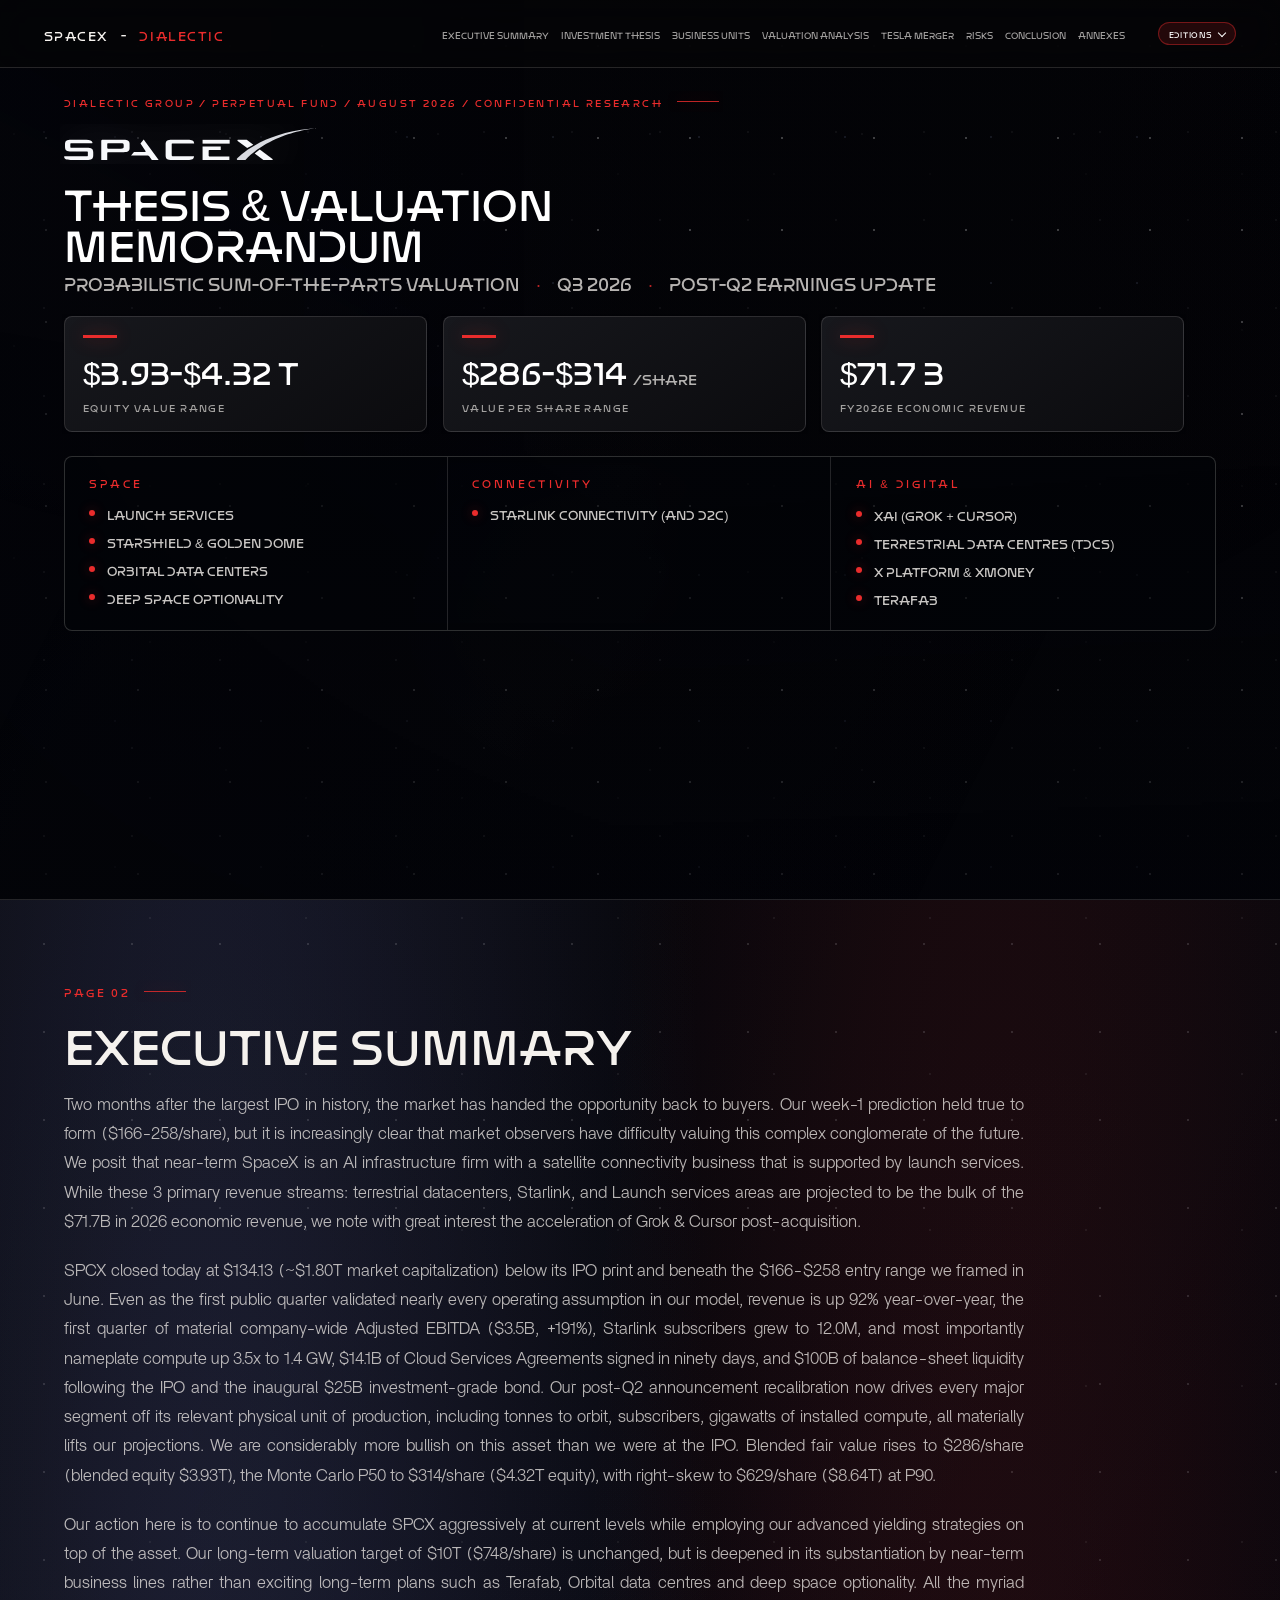
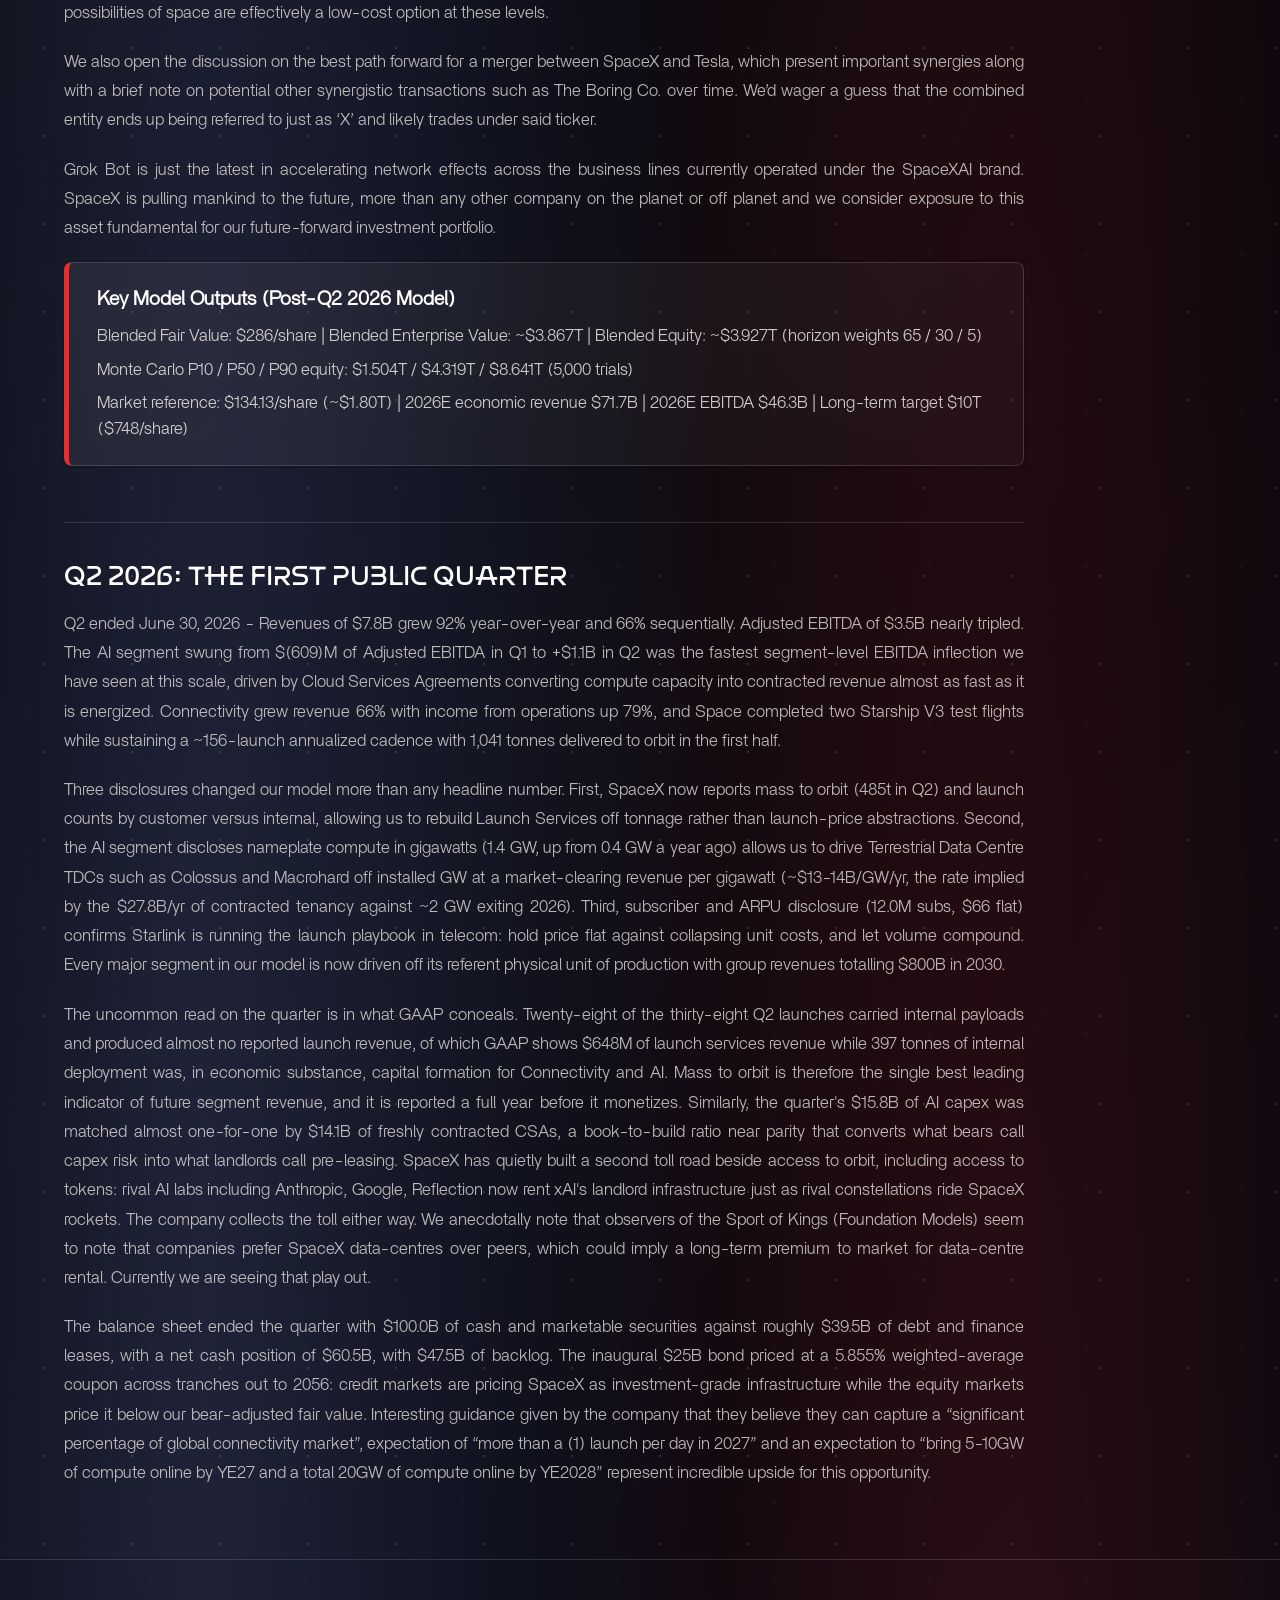
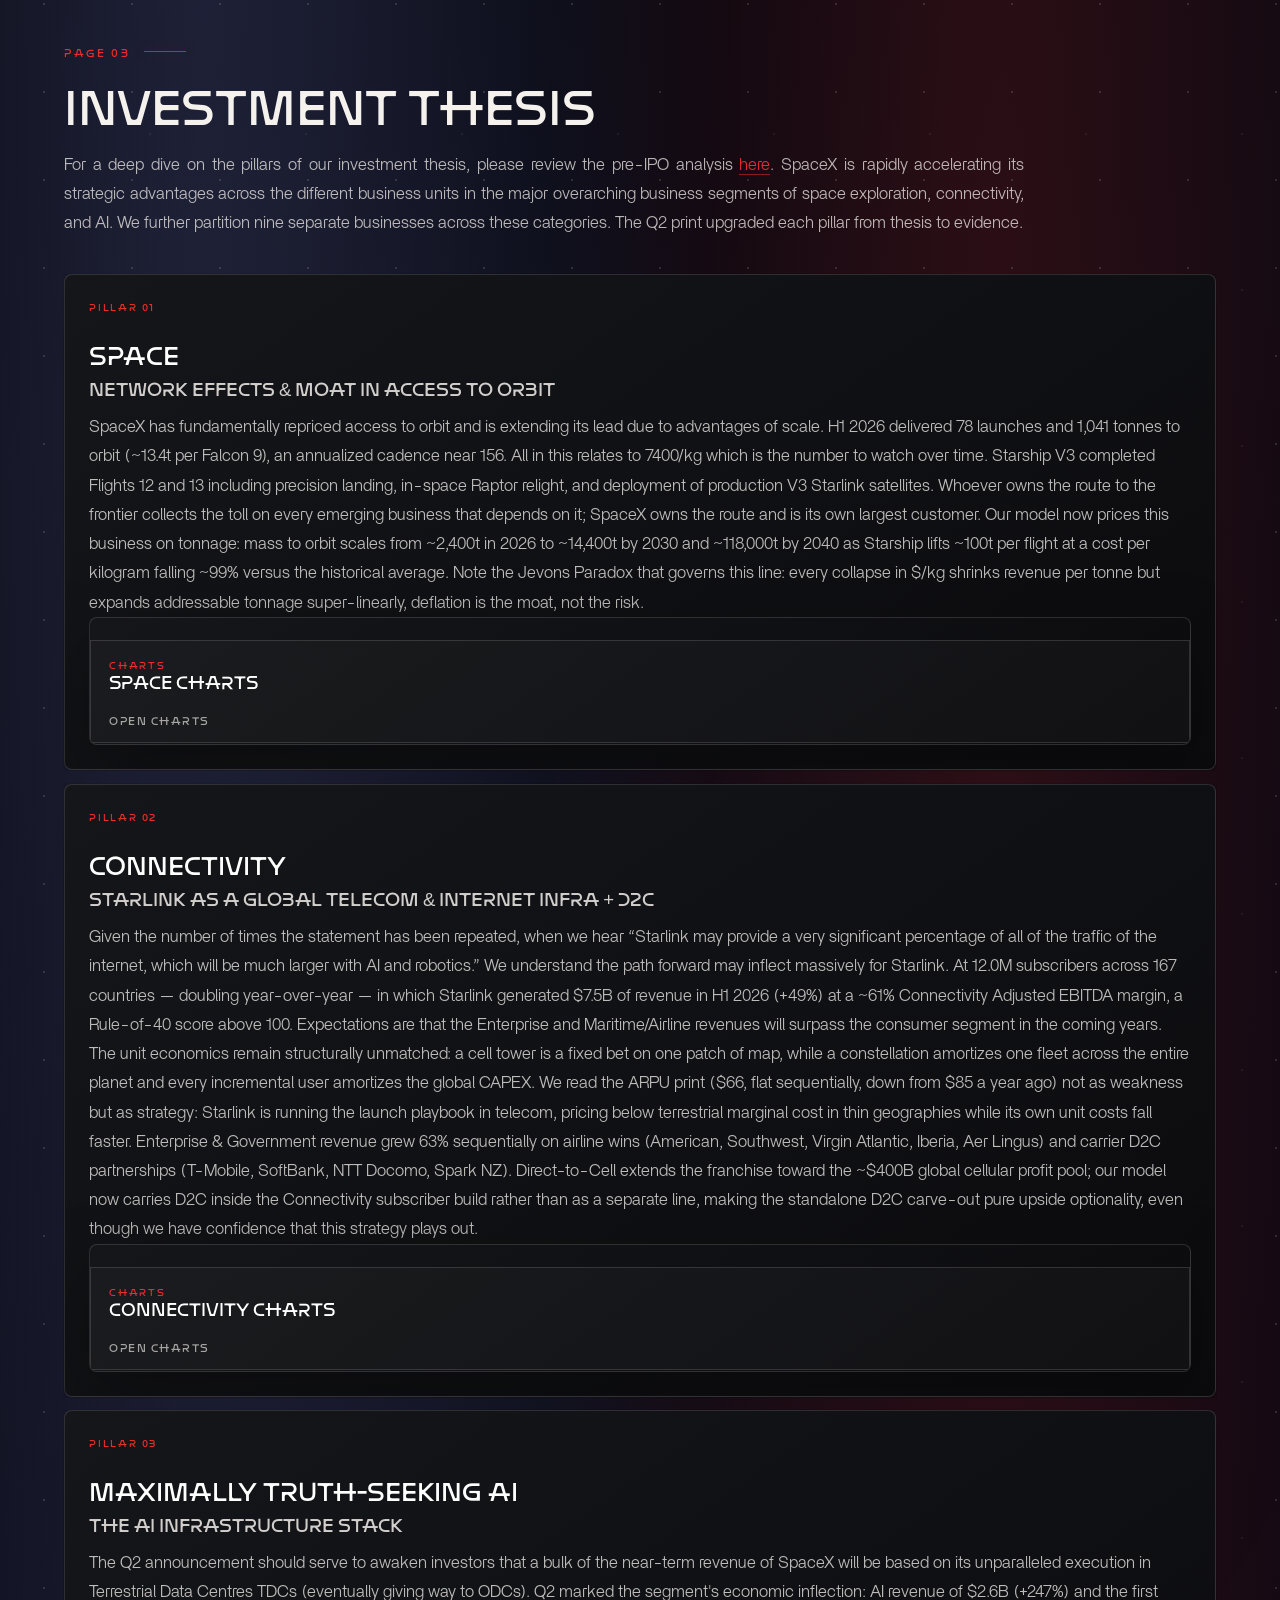
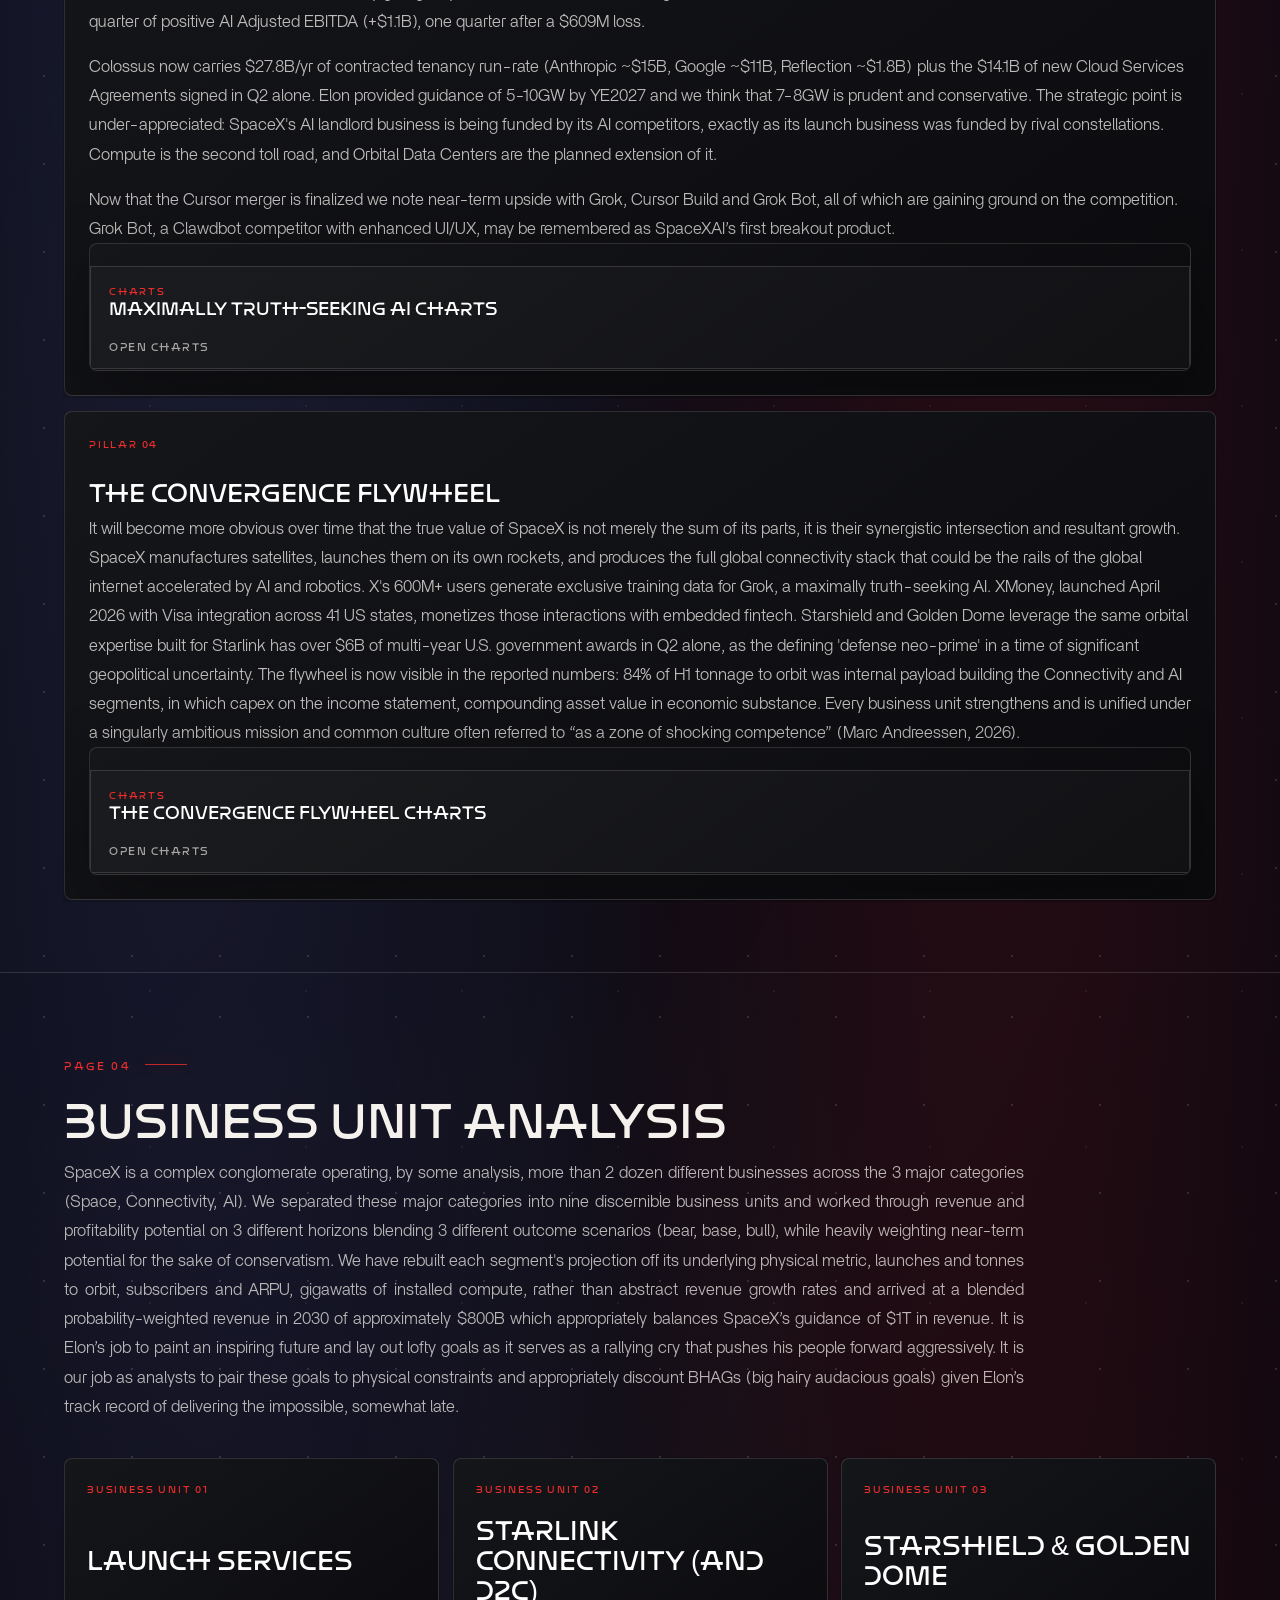
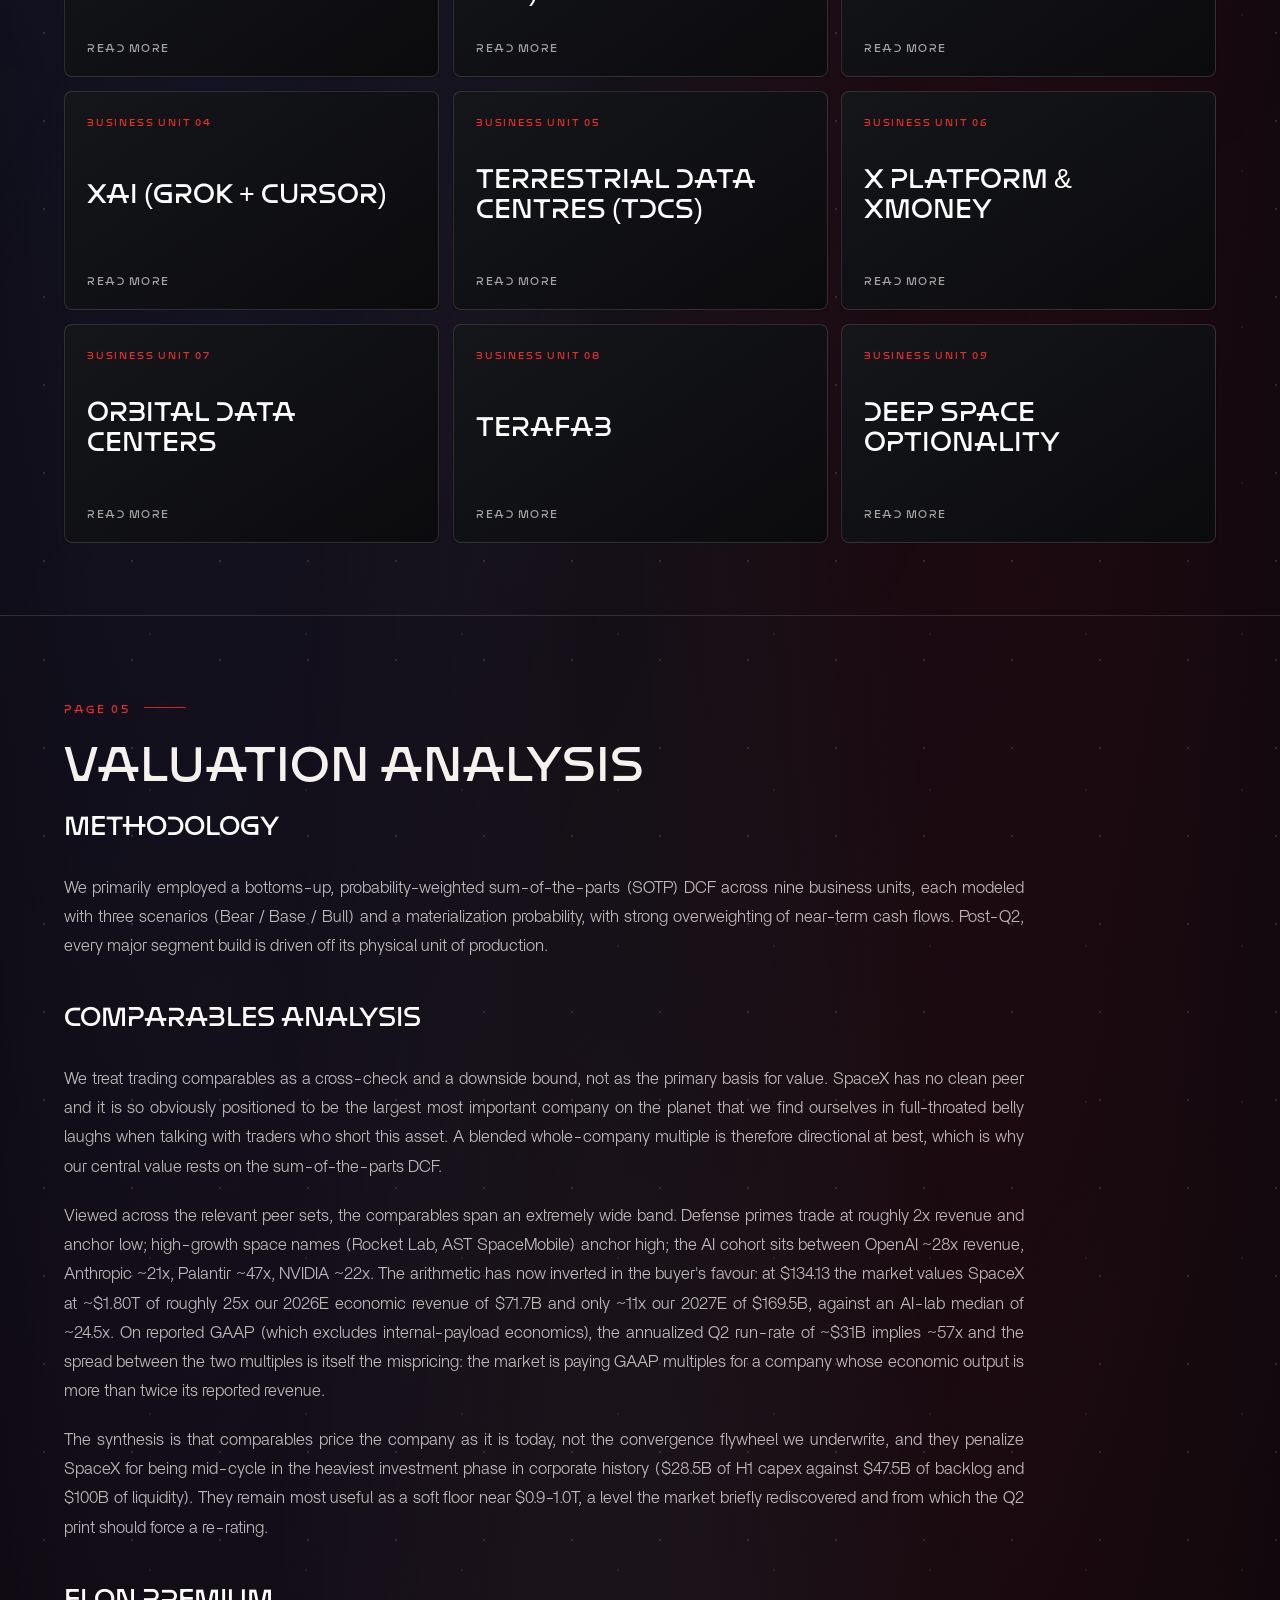
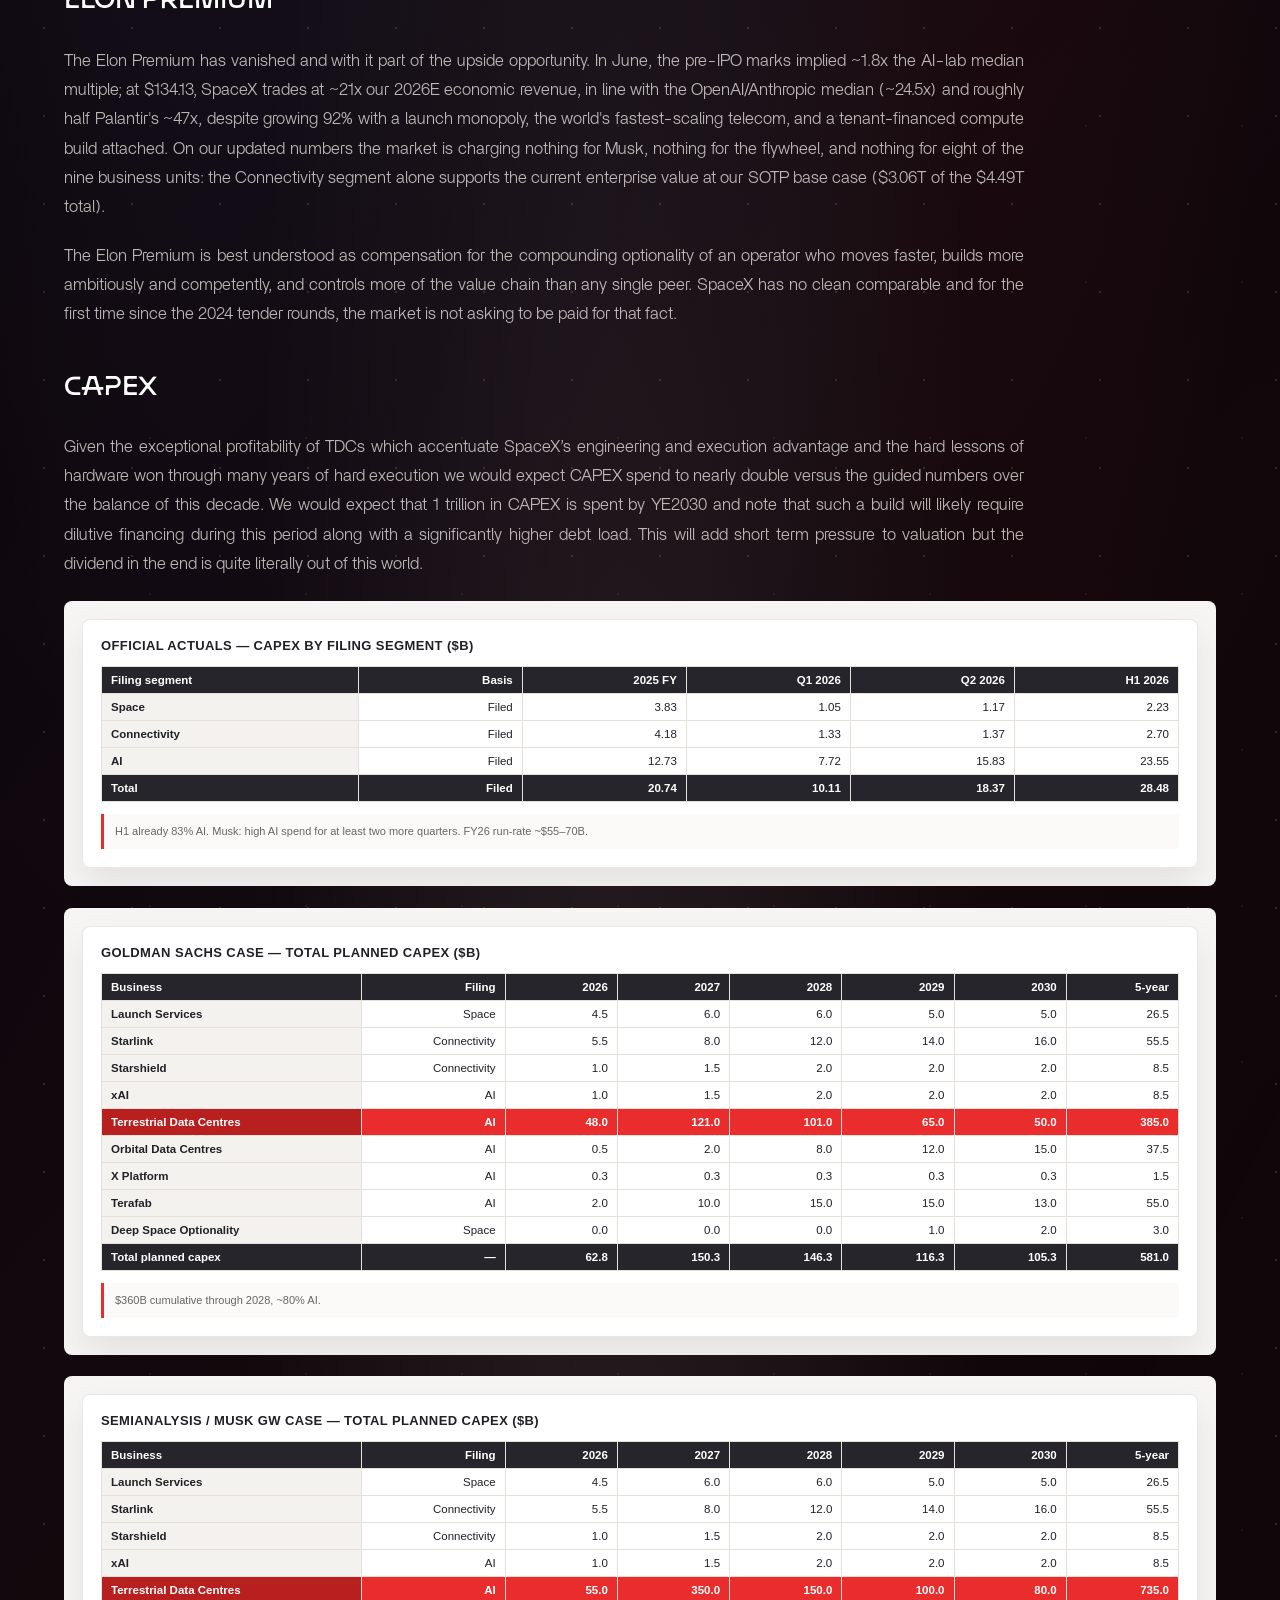
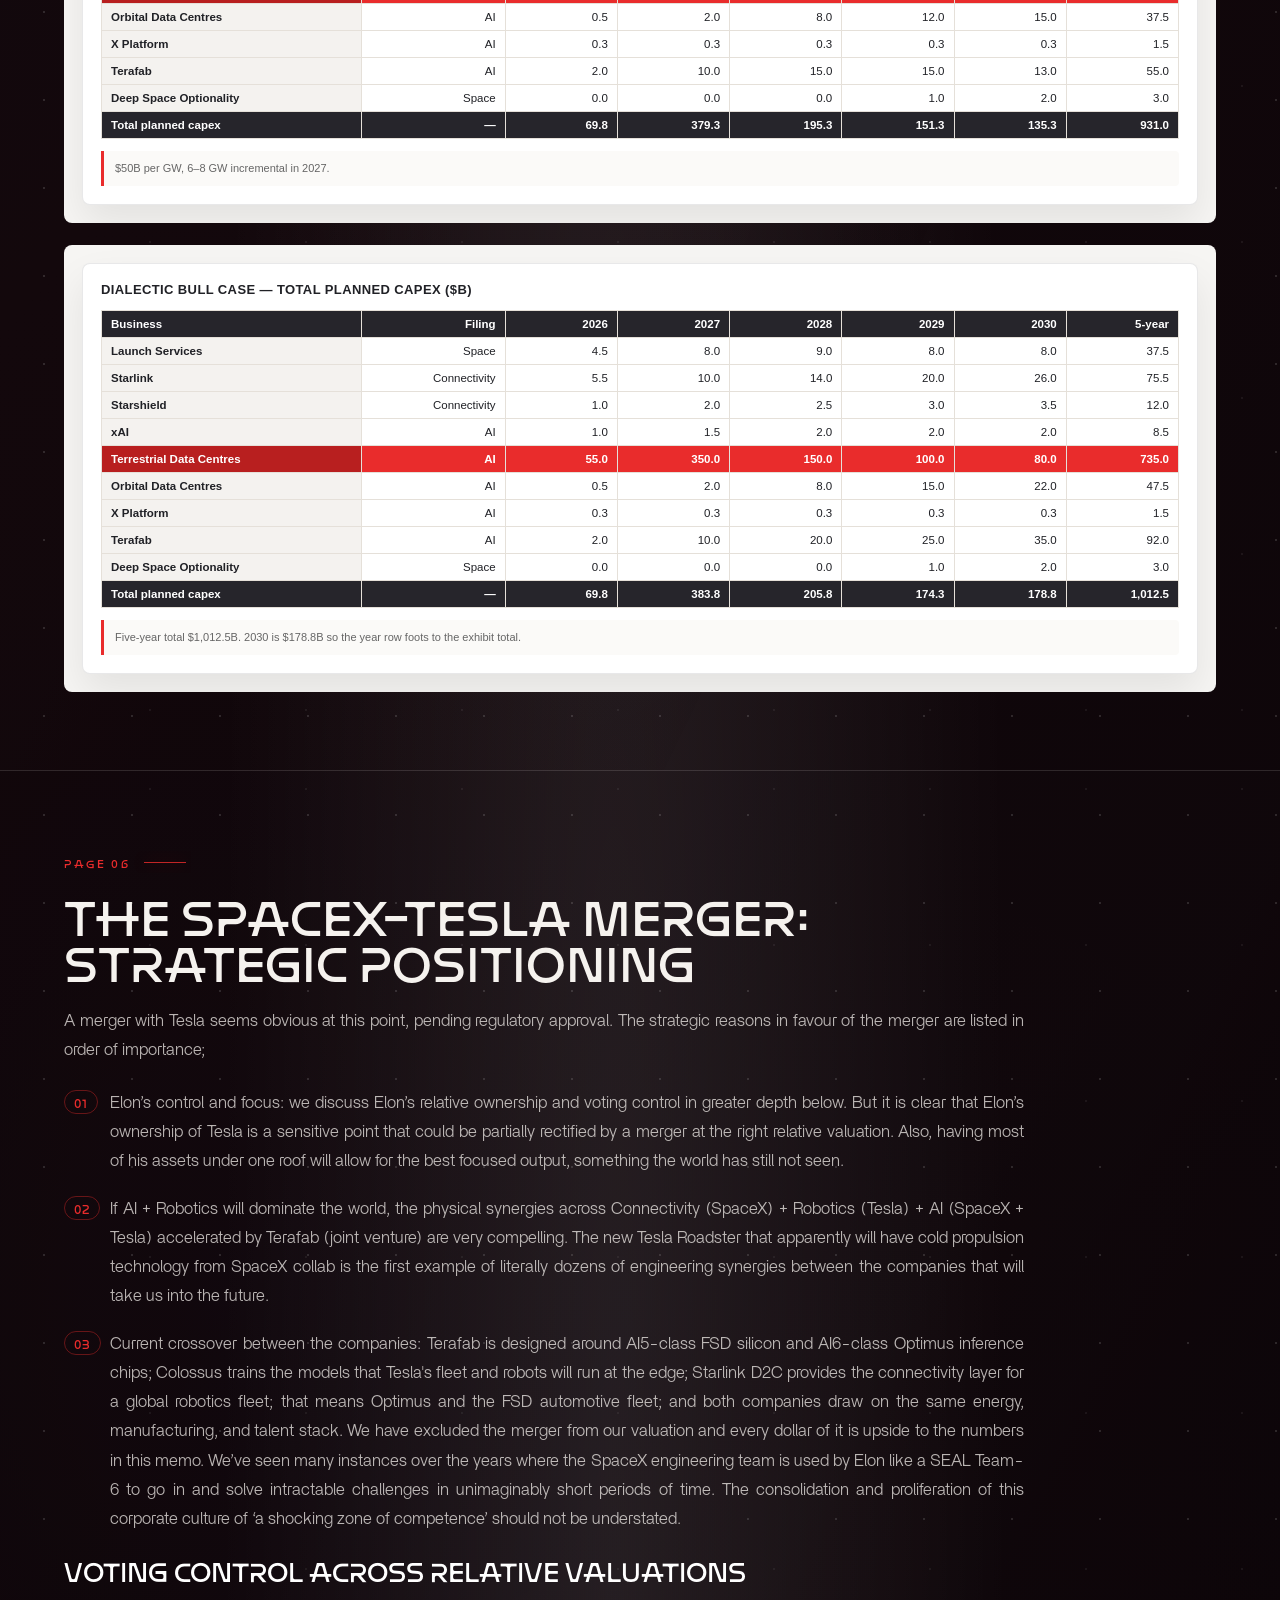
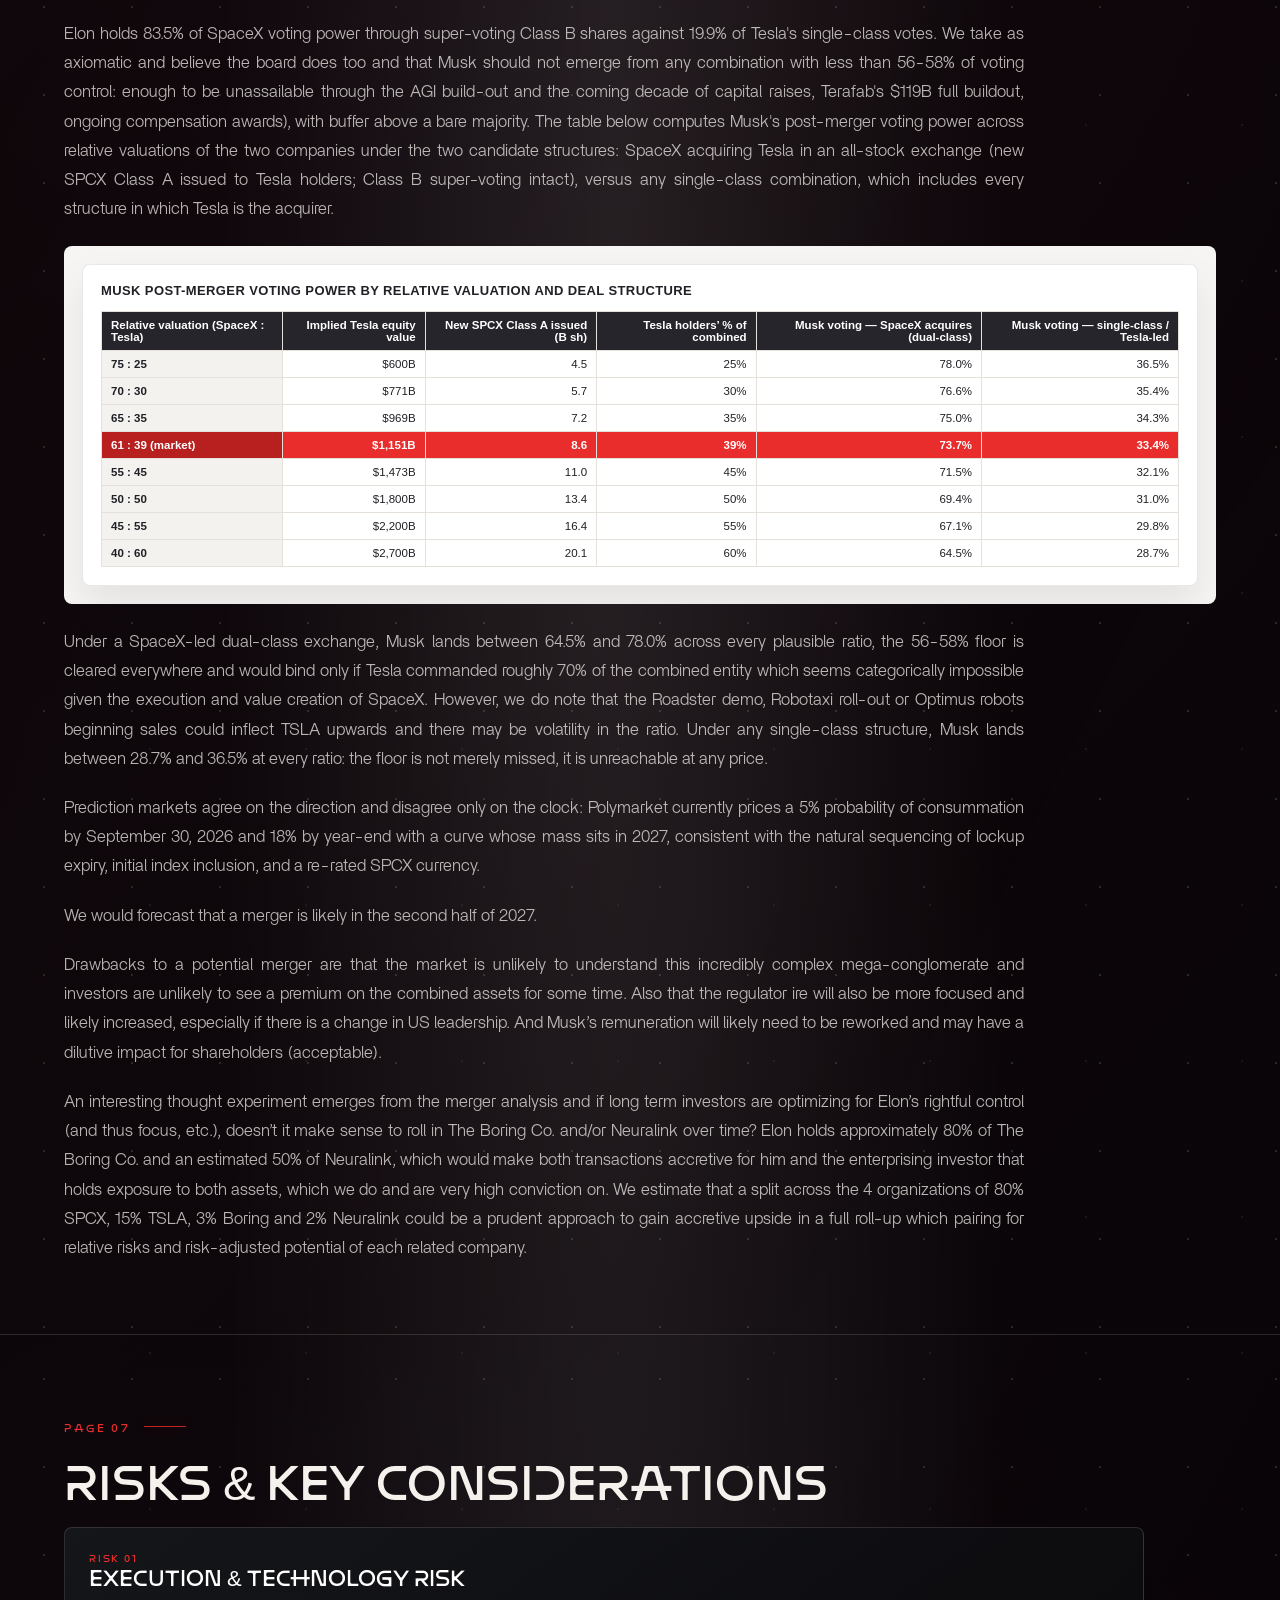
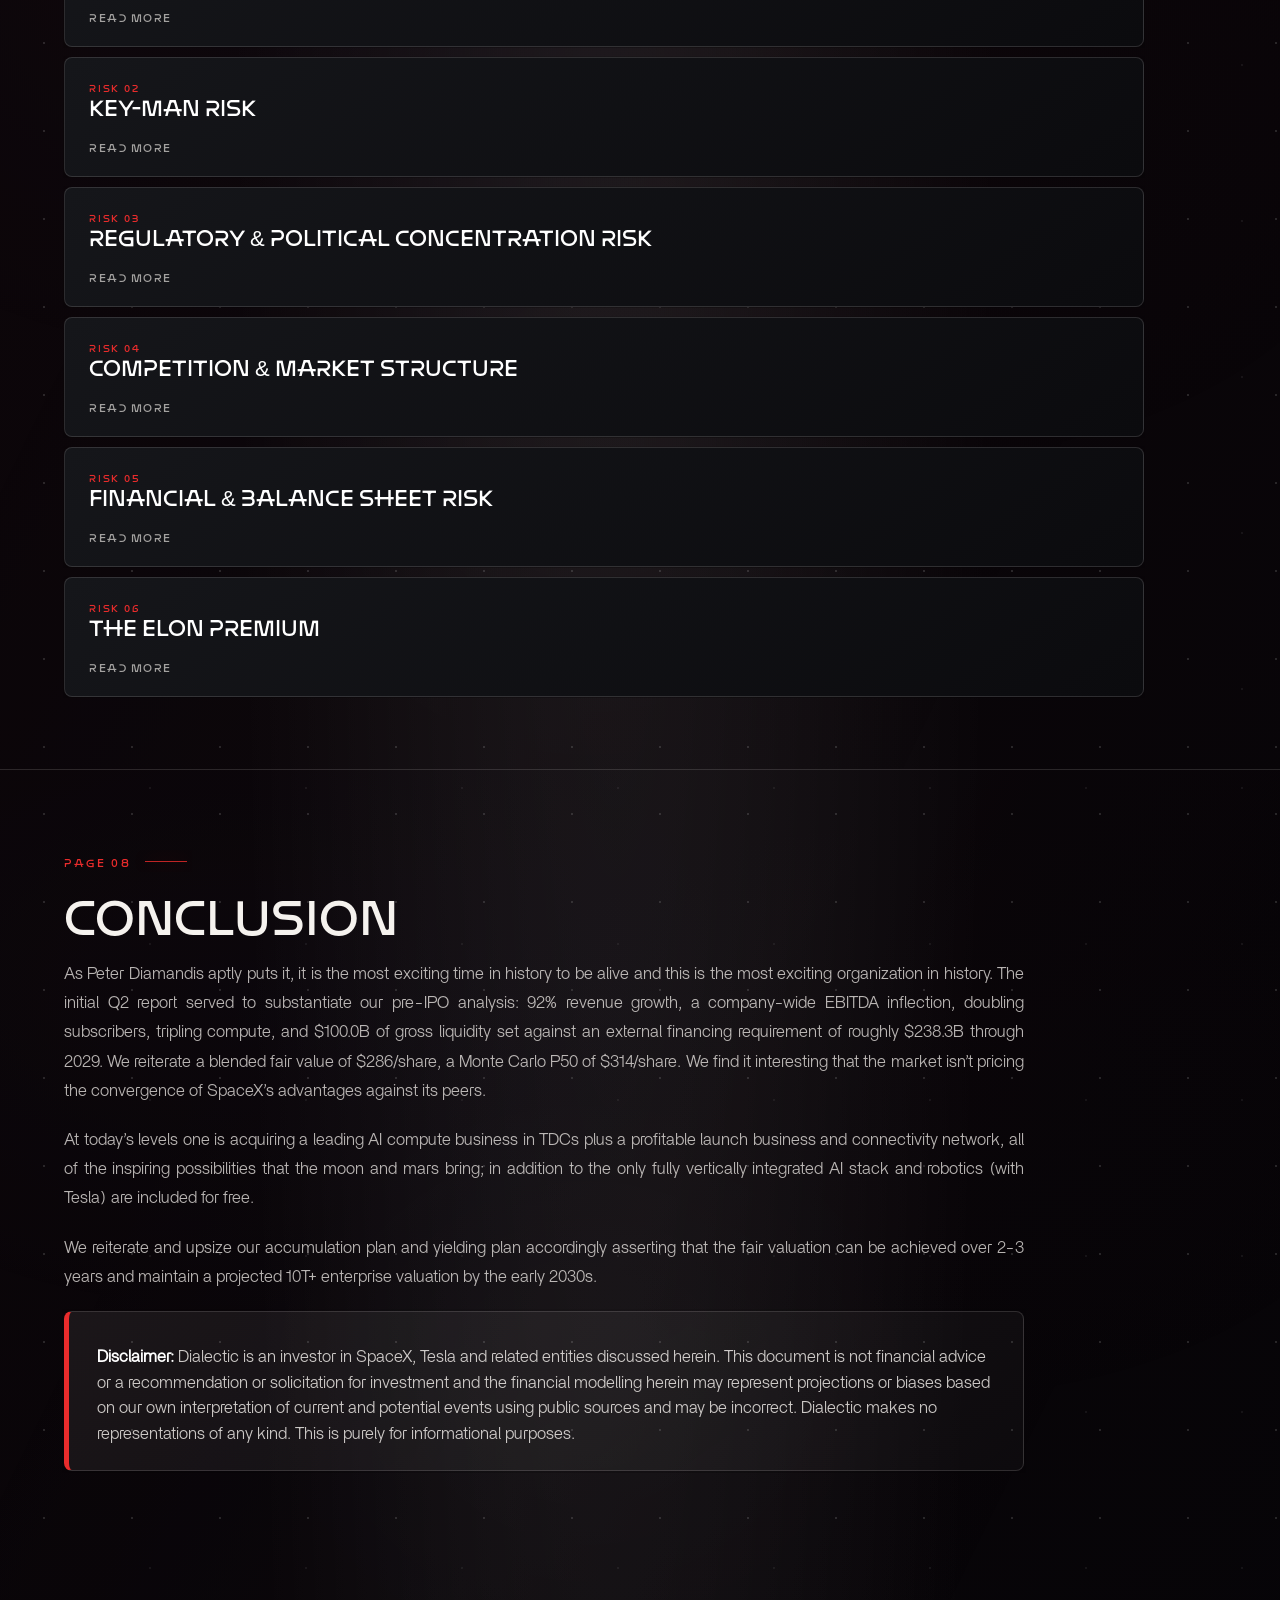
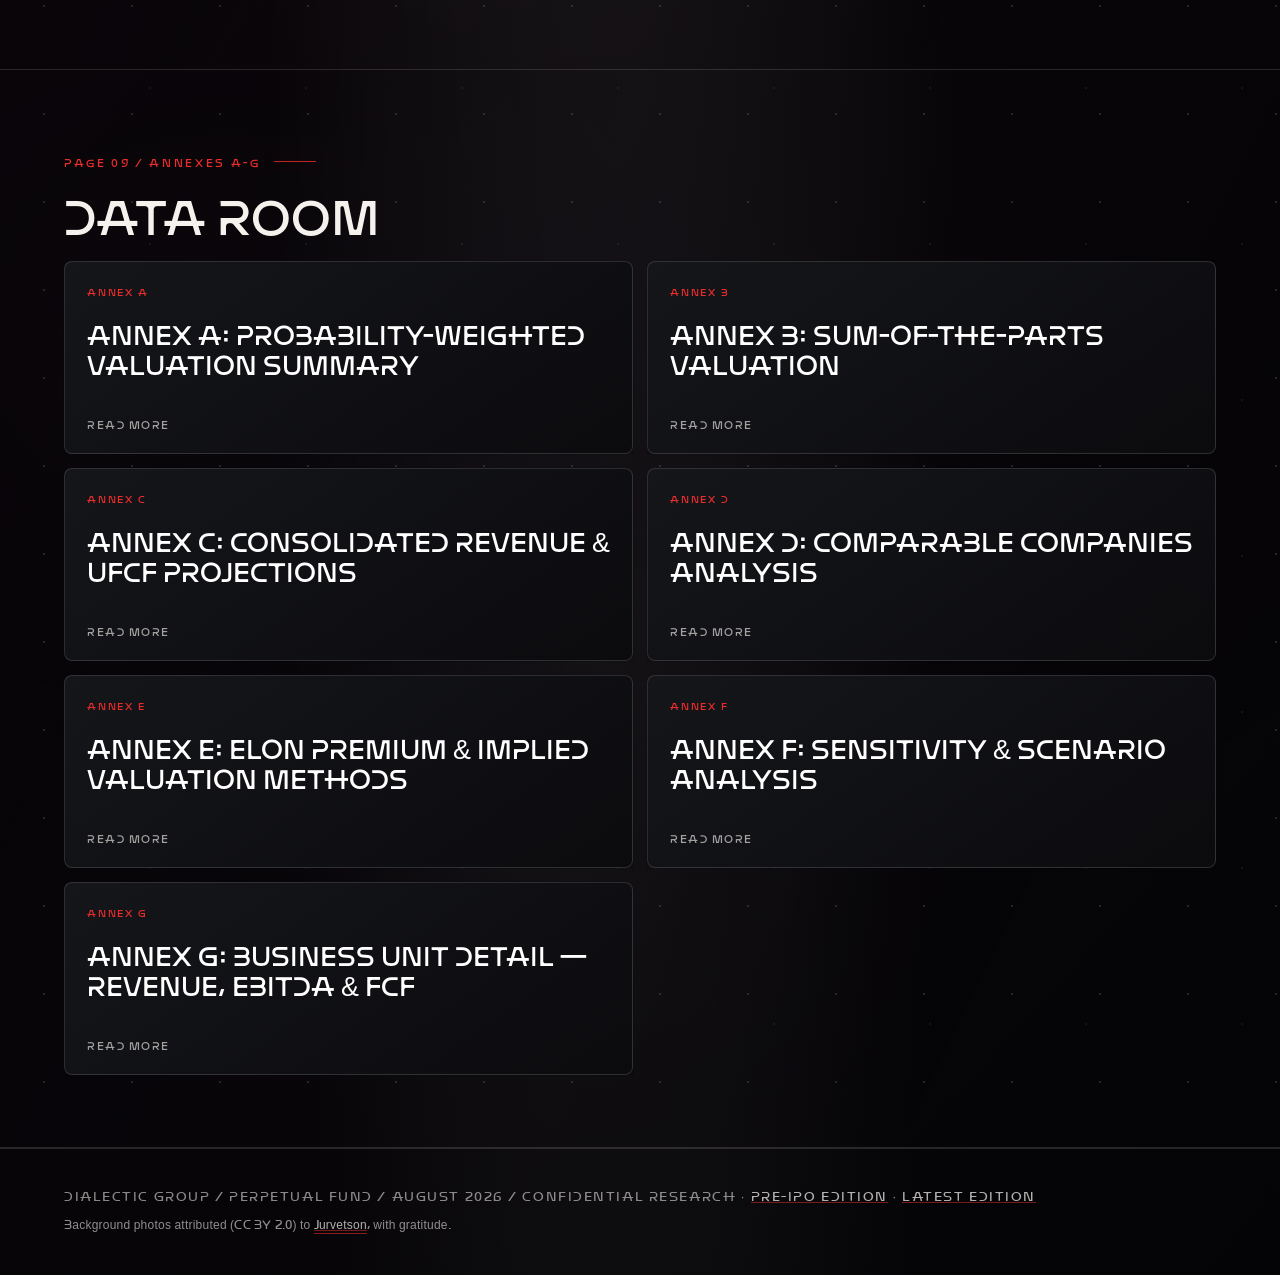
<file: post-q2-2026/index.html>
<!doctype html>
<html lang="en">
<head>
  <meta charset="utf-8">
  <meta name="viewport" content="width=device-width, initial-scale=1">
  <title>SpaceX Thesis &amp; Valuation — Post-Q2 2026</title>
  <link rel="icon" type="image/png" sizes="32x32" href="/favicon.png">
  <link rel="preload" as="image" href="../assets/hero/orbit-reentry.jpg">
  <link rel="stylesheet" href="../assets/dashboard.css">
  <link rel="stylesheet" href="../assets/edition-switcher.css">
  <script src="../assets/edition-switcher.js" defer></script>
</head>
<body>
  <div class="page-transition" aria-hidden="true"></div>
  <nav class="nav" aria-label="Primary navigation">
    <a class="brand" href="#landing" data-nav><span>SpaceX</span><span aria-hidden="true">-</span><span class="brand-dialectic">Dialectic</span></a>
    <div class="nav-links">
      <a href="#executive-summary" data-nav>Executive Summary</a>
      <a href="#investment-thesis" data-nav>Investment Thesis</a>
      <a href="#companies" data-nav>Business Units</a>
      <a href="#valuation-analysis" data-nav>Valuation Analysis</a>
      <a href="#tesla-merger" data-nav>Tesla Merger</a>
      <a href="#risks" data-nav>Risks</a>
      <a href="#conclusion" data-nav>Conclusion</a>
      <a href="#annexes" data-nav>Annexes</a>
    </div>
    <div class="nav-actions">
      <details class="edition-switcher">
        <summary class="nav-edition">Editions</summary>
        <div class="edition-menu">
          <a href="../">Post-Q3 2026</a>
          <a href="../pre-ipo/">Pre-IPO</a>
        </div>
      </details>
      <div class="language-switcher" data-language-switcher>
        <button class="language-trigger" type="button" aria-haspopup="menu" aria-expanded="false" aria-label="Select language" data-language-trigger>
          <svg viewBox="0 0 24 24" fill="none" aria-hidden="true">
            <circle cx="12" cy="12" r="9" stroke-width="1.8"></circle>
            <path d="M3.5 12h17M12 3c2.2 2.4 3.3 5.4 3.3 9S14.2 18.6 12 21M12 3C9.8 5.4 8.7 8.4 8.7 12s1.1 6.6 3.3 9" stroke-width="1.8" stroke-linecap="round"></path>
          </svg>
          <span data-language-current>EN</span>
        </button>
        <div class="language-menu" role="menu" aria-label="Language options" data-language-menu hidden>
          <button type="button" role="menuitemradio" aria-checked="true" data-lang-option data-lang="en" data-html-lang="en" data-lang-code="EN">English</button>
          <button type="button" role="menuitemradio" aria-checked="false" data-lang-option data-lang="fr" data-html-lang="fr" data-lang-code="FR">French</button>
          <button type="button" role="menuitemradio" aria-checked="false" data-lang-option data-lang="de" data-html-lang="de" data-lang-code="DE">German</button>
          <button type="button" role="menuitemradio" aria-checked="false" data-lang-option data-lang="zh" data-html-lang="zh-Hans" data-lang-code="ZH">Mandarin</button>
          <button type="button" role="menuitemradio" aria-checked="false" data-lang-option data-lang="pt-BR" data-html-lang="pt-BR" data-lang-code="PT-BR">Portuguese (BR)</button>
          <button type="button" role="menuitemradio" aria-checked="false" data-lang-option data-lang="es" data-html-lang="es" data-lang-code="ES">Spanish</button>
        </div>
      </div>
    </div>
  </nav>
  <div class="global-photo-backdrop hero-video" style="--poster:url('backgrounds/hero-rotator-01.jpg')" data-video-placeholder="Local launch photo rotator. Replace assets/backgrounds/hero-rotator-*.jpg or re-enable hero video with licensed launch/orbit footage 1:1.">
    <span class="hero-photo" style="--photo:url('backgrounds/hero-rotator-01.jpg');--photo-position:center 72%" aria-hidden="true"></span>
    <span class="hero-photo" style="--photo:url('backgrounds/hero-rotator-02.jpg');--photo-position:center 62%" aria-hidden="true"></span>
    <span class="hero-photo" style="--photo:url('backgrounds/hero-rotator-03.jpg');--photo-position:center 60%" aria-hidden="true"></span>
    <span class="hero-photo" style="--photo:url('backgrounds/hero-rotator-04.jpg');--photo-position:center 76%" aria-hidden="true"></span>
    <span class="hero-photo" style="--photo:url('backgrounds/hero-rotator-05.jpg');--photo-position:center 74%" aria-hidden="true"></span>
    <span class="hero-photo" style="--photo:url('backgrounds/hero-rotator-06.jpg');--photo-position:66% 52%" aria-hidden="true"></span>
    <span class="hero-photo" style="--photo:url('backgrounds/hero-rotator-07.jpg');--photo-position:center 66%" aria-hidden="true"></span>
    <span class="hero-photo" style="--photo:url('backgrounds/hero-rotator-08.jpg');--photo-position:center 74%" aria-hidden="true"></span>
    <span class="hero-photo" style="--photo:url('backgrounds/hero-rotator-09.jpg');--photo-position:center 68%" aria-hidden="true"></span>
    <video autoplay muted loop playsinline preload="auto" poster="../assets/backgrounds/hero-rotator-01.jpg" aria-hidden="true">
      <source src="../video/placeholder-launch-loop.mp4" type="video/mp4">
    </video>
  </div>

  <main class="site-shell">
    <section class="page landing" id="landing">
      <div class="page-inner hero-grid">
        <div>
          <div class="page-kicker reveal">Dialectic Group / Perpetual Fund / August 2026 / Confidential Research</div>
          <div class="spacex-wordmark reveal" aria-label="SpaceX"><img src="../assets/spacex-logo.svg" alt="" aria-hidden="true"></div>
          <h1 class="reveal">Thesis &amp; Valuation<br>Memorandum</h1>
          <p class="hero-subtitle reveal">Probabilistic sum-of-the-parts valuation <span aria-hidden="true">·</span> Q3 2026 <span aria-hidden="true">·</span> Post-Q2 Earnings Update</p>
          <div class="hero-metric-grid reveal" aria-label="Post-Q2 valuation metrics">
            <div class="hero-metric-card"><strong>$3.93-$4.32 T</strong><span>Equity Value Range</span></div>
            <div class="hero-metric-card"><strong>$286-$314<small>/share</small></strong><span>Value Per Share Range</span></div>
            <div class="hero-metric-card"><strong>$71.7 B</strong><span>FY2026E Economic Revenue</span></div>
          </div>
          <div class="landing-company-map reveal" aria-label="Business unit quick links">
            <div class="company-map-group">
              <span class="company-map-heading">Space</span>
              <div class="company-map-list">
                <button class="company-map-button" type="button" data-company-target="Launch Services">Launch Services</button>
                <button class="company-map-button" type="button" data-company-target="Starshield &amp; Golden Dome">Starshield &amp; Golden Dome</button>
                <button class="company-map-button" type="button" data-company-target="Orbital Data Centers">Orbital Data Centers</button>
                <button class="company-map-button" type="button" data-company-target="Deep Space Optionality">Deep Space Optionality</button>
              </div>
            </div>
            <div class="company-map-group">
              <span class="company-map-heading">Connectivity</span>
              <div class="company-map-list">
                <button class="company-map-button" type="button" data-company-target="Starlink Connectivity (and D2C)">Starlink Connectivity (and D2C)</button>
              </div>
            </div>
            <div class="company-map-group">
              <span class="company-map-heading">AI &amp; Digital</span>
              <div class="company-map-list">
                <button class="company-map-button" type="button" data-company-target="xAI (Grok + Cursor)">xAI (Grok + Cursor)</button>
                <button class="company-map-button" type="button" data-company-target="Terrestrial Data Centres (TDCs)">Terrestrial Data Centres (TDCs)</button>
                <button class="company-map-button" type="button" data-company-target="X Platform &amp; XMoney">X Platform &amp; XMoney</button>
                <button class="company-map-button" type="button" data-company-target="Terafab">Terafab</button>
              </div>
            </div>
          </div>
        </div>
      </div>
    </section>

    <section class="page" id="executive-summary">
      <div class="page-inner">
        <div class="page-kicker reveal">Page 02</div>
        <h2 class="reveal">Executive Summary</h2>
        <article class="copy-panel reveal">
          <p>Two months after the largest IPO in history, the market has handed the opportunity back to buyers. Our week-1 prediction held true to form ($166-258/share), but it is increasingly clear that market observers have difficulty valuing this complex conglomerate of the future. We posit that near-term SpaceX is an AI infrastructure firm with a satellite connectivity business that is supported by launch services. While these 3 primary revenue streams: terrestrial datacenters, Starlink, and Launch services areas are projected to be the bulk of the $71.7B in 2026 economic revenue, we note with great interest the acceleration of Grok &amp; Cursor post-acquisition.</p>
          <p>SPCX closed today at $134.13 (~$1.80T market capitalization) below its IPO print and beneath the $166-$258 entry range we framed in June. Even as the first public quarter validated nearly every operating assumption in our model, revenue is up 92% year-over-year, the first quarter of material company-wide Adjusted EBITDA ($3.5B, +191%), Starlink subscribers grew to 12.0M, and most importantly nameplate compute up 3.5x to 1.4 GW, $14.1B of Cloud Services Agreements signed in ninety days, and $100B of balance-sheet liquidity following the IPO and the inaugural $25B investment-grade bond. Our post-Q2 announcement recalibration now drives every major segment off its relevant physical unit of production, including tonnes to orbit, subscribers, gigawatts of installed compute, all materially lifts our projections. We are considerably more bullish on this asset than we were at the IPO. Blended fair value rises to $286/share (blended equity $3.93T), the Monte Carlo P50 to $314/share ($4.32T equity), with right-skew to $629/share ($8.64T) at P90.</p>
          <p>Our action here is to continue to accumulate SPCX aggressively at current levels while employing our advanced yielding strategies on top of the asset. Our long-term valuation target of $10T ($748/share) is unchanged, but is deepened in its substantiation by near-term business lines rather than exciting long-term plans such as Terafab, Orbital data centres and deep space optionality. All the myriad possibilities of space are effectively a low-cost option at these levels.</p>
          <p>We also open the discussion on the best path forward for a merger between SpaceX and Tesla, which present important synergies along with a brief note on potential other synergistic transactions such as The Boring Co. over time. We’d wager a guess that the combined entity ends up being referred to just as ‘X’ and likely trades under said ticker.</p>
          <p>Grok Bot is just the latest in accelerating network effects across the business lines currently operated under the SpaceXAI brand. SpaceX is pulling mankind to the future, more than any other company on the planet or off planet and we consider exposure to this asset fundamental for our future-forward investment portfolio.</p>
          <div class="model-output-box">
            <h4>Key Model Outputs (Post-Q2 2026 Model)</h4>
            <p>Blended Fair Value: $286/share | Blended Enterprise Value: ~$3.867T | Blended Equity: ~$3.927T (horizon weights 65 / 30 / 5)</p>
            <p>Monte Carlo P10 / P50 / P90 equity: $1.504T / $4.319T / $8.641T (5,000 trials)</p>
            <p>Market reference: $134.13/share (~$1.80T) | 2026E economic revenue $71.7B | 2026E EBITDA $46.3B | Long-term target $10T ($748/share)</p>
          </div>
        </article>
        <h3 class="detail-heading section-subhead reveal">Q2 2026: The First Public Quarter</h3>
        <article class="copy-panel reveal">
          <p>Q2 ended June 30, 2026 - Revenues of $7.8B grew 92% year-over-year and 66% sequentially. Adjusted EBITDA of $3.5B nearly tripled. The AI segment swung from $(609)M of Adjusted EBITDA in Q1 to +$1.1B in Q2 was the fastest segment-level EBITDA inflection we have seen at this scale, driven by Cloud Services Agreements converting compute capacity into contracted revenue almost as fast as it is energized. Connectivity grew revenue 66% with income from operations up 79%, and Space completed two Starship V3 test flights while sustaining a ~156-launch annualized cadence with 1,041 tonnes delivered to orbit in the first half.</p>
          <p>Three disclosures changed our model more than any headline number. First, SpaceX now reports mass to orbit (485t in Q2) and launch counts by customer versus internal, allowing us to rebuild Launch Services off tonnage rather than launch-price abstractions. Second, the AI segment discloses nameplate compute in gigawatts (1.4 GW, up from 0.4 GW a year ago) allows us to drive Terrestrial Data Centre TDCs such as Colossus and Macrohard off installed GW at a market-clearing revenue per gigawatt (~$13-14B/GW/yr, the rate implied by the $27.8B/yr of contracted tenancy against ~2 GW exiting 2026). Third, subscriber and ARPU disclosure (12.0M subs, $66 flat) confirms Starlink is running the launch playbook in telecom: hold price flat against collapsing unit costs, and let volume compound. Every major segment in our model is now driven off its referent physical unit of production with group revenues totalling $800B in 2030.</p>
          <p>The uncommon read on the quarter is in what GAAP conceals. Twenty-eight of the thirty-eight Q2 launches carried internal payloads and produced almost no reported launch revenue, of which GAAP shows $648M of launch services revenue while 397 tonnes of internal deployment was, in economic substance, capital formation for Connectivity and AI. Mass to orbit is therefore the single best leading indicator of future segment revenue, and it is reported a full year before it monetizes. Similarly, the quarter's $15.8B of AI capex was matched almost one-for-one by $14.1B of freshly contracted CSAs, a book-to-build ratio near parity that converts what bears call capex risk into what landlords call pre-leasing. SpaceX has quietly built a second toll road beside access to orbit, including access to tokens: rival AI labs including Anthropic, Google, Reflection now rent xAI's landlord infrastructure just as rival constellations ride SpaceX rockets. The company collects the toll either way. We anecdotally note that observers of the Sport of Kings (Foundation Models) seem to note that companies prefer SpaceX data-centres over peers, which could imply a long-term premium to market for data-centre rental. Currently we are seeing that play out.</p>
          <p>The balance sheet ended the quarter with $100.0B of cash and marketable securities against roughly $39.5B of debt and finance leases, with a net cash position of $60.5B, with $47.5B of backlog. The inaugural $25B bond priced at a 5.855% weighted-average coupon across tranches out to 2056: credit markets are pricing SpaceX as investment-grade infrastructure while the equity markets price it below our bear-adjusted fair value. Interesting guidance given by the company that they believe they can capture a “significant percentage of global connectivity market”, expectation of “more than a (1) launch per day in 2027” and an expectation to “bring 5-10GW of compute online by YE27 and a total 20GW of compute online by YE2028” represent incredible upside for this opportunity.</p>
        </article>
      </div>
    </section>


    <section class="page" id="investment-thesis">
      <div class="page-inner">
        <div class="page-kicker reveal">Page 03</div>
        <h2 class="reveal">Investment Thesis</h2>
        <article class="copy-panel reveal">
          <p>For a deep dive on the pillars of our investment thesis, please review the pre-IPO analysis <a href="../pre-ipo/">here</a>. SpaceX is rapidly accelerating its strategic advantages across the different business units in the major overarching business segments of space exploration, connectivity, and AI. We further partition nine separate businesses across these categories. The Q2 print upgraded each pillar from thesis to evidence.</p>
        </article>
        <div class="interactive-grid reveal" id="pillarGrid" aria-label="Investment thesis pillars"></div>
      </div>
    </section>

    <section class="page" id="companies">
      <div class="page-inner">
        <div class="page-kicker reveal">Page 04</div>
        <h2 class="reveal">Business Unit Analysis</h2>
        <p class="lede reveal" id="businessUnitLead">SpaceX is a complex conglomerate operating, by some analysis, more than 2 dozen different businesses across the 3 major categories (Space, Connectivity, AI). We separated these major categories into nine discernible business units and worked through revenue and profitability potential on 3 different horizons blending 3 different outcome scenarios (bear, base, bull), while heavily weighting near-term potential for the sake of conservatism. We have rebuilt each segment's projection off its underlying physical metric, launches and tonnes to orbit, subscribers and ARPU, gigawatts of installed compute, rather than abstract revenue growth rates and arrived at a blended probability-weighted revenue in 2030 of approximately $800B which appropriately balances SpaceX’s guidance of $1T in revenue. It is Elon’s job to paint an inspiring future and lay out lofty goals as it serves as a rallying cry that pushes his people forward aggressively. It is our job as analysts to pair these goals to physical constraints and appropriately discount BHAGs (big hairy audacious goals) given Elon’s track record of delivering the impossible, somewhat late.</p>
        <div class="company-grid reveal" id="companyGrid" aria-label="Space sector company grid"></div>
      </div>
    </section>

    <section class="page" id="valuation-analysis">
      <div class="page-inner">
        <div class="page-kicker reveal">Page 05</div>
        <h2 class="reveal">Valuation Analysis</h2>
        <article class="copy-panel valuation-copy reveal">
          <h3 class="detail-heading">Methodology</h3>
          <p>We primarily employed a bottoms-up, probability-weighted sum-of-the-parts (SOTP) DCF across nine business units, each modeled with three scenarios (Bear / Base / Bull) and a materialization probability, with strong overweighting of near-term cash flows. Post-Q2, every major segment build is driven off its physical unit of production.</p>
          <h3 class="detail-heading">Comparables Analysis</h3>
          <p>We treat trading comparables as a cross-check and a downside bound, not as the primary basis for value. SpaceX has no clean peer and it is so obviously positioned to be the largest most important company on the planet that we find ourselves in full-throated belly laughs when talking with traders who short this asset. A blended whole-company multiple is therefore directional at best, which is why our central value rests on the sum-of-the-parts DCF.</p>
          <p>Viewed across the relevant peer sets, the comparables span an extremely wide band. Defense primes trade at roughly 2x revenue and anchor low; high-growth space names (Rocket Lab, AST SpaceMobile) anchor high; the AI cohort sits between OpenAI ~28x revenue, Anthropic ~21x, Palantir ~47x, NVIDIA ~22x. The arithmetic has now inverted in the buyer's favour: at $134.13 the market values SpaceX at ~$1.80T of roughly 25x our 2026E economic revenue of $71.7B and only ~11x our 2027E of $169.5B, against an AI-lab median of ~24.5x. On reported GAAP (which excludes internal-payload economics), the annualized Q2 run-rate of ~$31B implies ~57x and the spread between the two multiples is itself the mispricing: the market is paying GAAP multiples for a company whose economic output is more than twice its reported revenue.</p>
          <p>The synthesis is that comparables price the company as it is today, not the convergence flywheel we underwrite, and they penalize SpaceX for being mid-cycle in the heaviest investment phase in corporate history ($28.5B of H1 capex against $47.5B of backlog and $100B of liquidity). They remain most useful as a soft floor near $0.9-1.0T, a level the market briefly rediscovered and from which the Q2 print should force a re-rating.</p>
          <h3 class="detail-heading">Elon Premium</h3>
          <p>The Elon Premium has vanished and with it part of the upside opportunity. In June, the pre-IPO marks implied ~1.8x the AI-lab median multiple; at $134.13, SpaceX trades at ~21x our 2026E economic revenue, in line with the OpenAI/Anthropic median (~24.5x) and roughly half Palantir's ~47x, despite growing 92% with a launch monopoly, the world's fastest-scaling telecom, and a tenant-financed compute build attached. On our updated numbers the market is charging nothing for Musk, nothing for the flywheel, and nothing for eight of the nine business units: the Connectivity segment alone supports the current enterprise value at our SOTP base case ($3.06T of the $4.49T total).</p>
          <p>The Elon Premium is best understood as compensation for the compounding optionality of an operator who moves faster, builds more ambitiously and competently, and controls more of the value chain than any single peer. SpaceX has no clean comparable and for the first time since the 2024 tender rounds, the market is not asking to be paid for that fact.</p>
          <h3 class="detail-heading">CAPEX</h3>
          <p>Given the exceptional profitability of TDCs which accentuate SpaceX’s engineering and execution advantage and the hard lessons of hardware won through many years of hard execution we would expect CAPEX spend to nearly double versus the guided numbers over the balance of this decade. We would expect that 1 trillion in CAPEX is spent by YE2030 and note that such a build will likely require dilutive financing during this period along with a significantly higher debt load. This will add short term pressure to valuation but the dividend in the end is quite literally out of this world.</p>
        </article>
        <div class="table-block reveal">
          <div class="data-table-wrap">
            <div class="data-table-panel">
              <div class="data-table-title">Official Actuals — CapEx by Filing Segment ($B)</div>
              <table class="data-table">
                <thead>
                  <tr>
                    <th>Filing segment</th>
                    <th>Basis</th>
                    <th>2025 FY</th>
                    <th>Q1 2026</th>
                    <th>Q2 2026</th>
                    <th>H1 2026</th>
                  </tr>
                </thead>
                <tbody>
                  <tr><td>Space</td><td>Filed</td><td>3.83</td><td>1.05</td><td>1.17</td><td>2.23</td></tr>
                  <tr><td>Connectivity</td><td>Filed</td><td>4.18</td><td>1.33</td><td>1.37</td><td>2.70</td></tr>
                  <tr><td>AI</td><td>Filed</td><td>12.73</td><td>7.72</td><td>15.83</td><td>23.55</td></tr>
                  <tr class="is-total"><td>Total</td><td>Filed</td><td>20.74</td><td>10.11</td><td>18.37</td><td>28.48</td></tr>
                </tbody>
              </table>
              <p class="data-table-note">H1 already 83% AI. Musk: high AI spend for at least two more quarters. FY26 run-rate ~$55–70B.</p>
            </div>
          </div>
        </div>
        <div class="table-block reveal">
          <div class="data-table-wrap">
            <div class="data-table-panel">
              <div class="data-table-title">Goldman Sachs case — Total Planned CapEx ($B)</div>
              <table class="data-table">
                <thead>
                  <tr>
                    <th>Business</th>
                    <th>Filing</th>
                    <th>2026</th>
                    <th>2027</th>
                    <th>2028</th>
                    <th>2029</th>
                    <th>2030</th>
                    <th>5-year</th>
                  </tr>
                </thead>
                <tbody>
                  <tr><td>Launch Services</td><td>Space</td><td>4.5</td><td>6.0</td><td>6.0</td><td>5.0</td><td>5.0</td><td>26.5</td></tr>
                  <tr><td>Starlink</td><td>Connectivity</td><td>5.5</td><td>8.0</td><td>12.0</td><td>14.0</td><td>16.0</td><td>55.5</td></tr>
                  <tr><td>Starshield</td><td>Connectivity</td><td>1.0</td><td>1.5</td><td>2.0</td><td>2.0</td><td>2.0</td><td>8.5</td></tr>
                  <tr><td>xAI</td><td>AI</td><td>1.0</td><td>1.5</td><td>2.0</td><td>2.0</td><td>2.0</td><td>8.5</td></tr>
                  <tr class="is-highlight"><td>Terrestrial Data Centres</td><td>AI</td><td>48.0</td><td>121.0</td><td>101.0</td><td>65.0</td><td>50.0</td><td>385.0</td></tr>
                  <tr><td>Orbital Data Centres</td><td>AI</td><td>0.5</td><td>2.0</td><td>8.0</td><td>12.0</td><td>15.0</td><td>37.5</td></tr>
                  <tr><td>X Platform</td><td>AI</td><td>0.3</td><td>0.3</td><td>0.3</td><td>0.3</td><td>0.3</td><td>1.5</td></tr>
                  <tr><td>Terafab</td><td>AI</td><td>2.0</td><td>10.0</td><td>15.0</td><td>15.0</td><td>13.0</td><td>55.0</td></tr>
                  <tr><td>Deep Space Optionality</td><td>Space</td><td>0.0</td><td>0.0</td><td>0.0</td><td>1.0</td><td>2.0</td><td>3.0</td></tr>
                  <tr class="is-total"><td>Total planned capex</td><td>—</td><td>62.8</td><td>150.3</td><td>146.3</td><td>116.3</td><td>105.3</td><td>581.0</td></tr>
                </tbody>
              </table>
              <p class="data-table-note">$360B cumulative through 2028, ~80% AI.</p>
            </div>
          </div>
        </div>
        <div class="table-block reveal">
          <div class="data-table-wrap">
            <div class="data-table-panel">
              <div class="data-table-title">SemiAnalysis / Musk GW case — Total Planned CapEx ($B)</div>
              <table class="data-table">
                <thead>
                  <tr>
                    <th>Business</th>
                    <th>Filing</th>
                    <th>2026</th>
                    <th>2027</th>
                    <th>2028</th>
                    <th>2029</th>
                    <th>2030</th>
                    <th>5-year</th>
                  </tr>
                </thead>
                <tbody>
                  <tr><td>Launch Services</td><td>Space</td><td>4.5</td><td>6.0</td><td>6.0</td><td>5.0</td><td>5.0</td><td>26.5</td></tr>
                  <tr><td>Starlink</td><td>Connectivity</td><td>5.5</td><td>8.0</td><td>12.0</td><td>14.0</td><td>16.0</td><td>55.5</td></tr>
                  <tr><td>Starshield</td><td>Connectivity</td><td>1.0</td><td>1.5</td><td>2.0</td><td>2.0</td><td>2.0</td><td>8.5</td></tr>
                  <tr><td>xAI</td><td>AI</td><td>1.0</td><td>1.5</td><td>2.0</td><td>2.0</td><td>2.0</td><td>8.5</td></tr>
                  <tr class="is-highlight"><td>Terrestrial Data Centres</td><td>AI</td><td>55.0</td><td>350.0</td><td>150.0</td><td>100.0</td><td>80.0</td><td>735.0</td></tr>
                  <tr><td>Orbital Data Centres</td><td>AI</td><td>0.5</td><td>2.0</td><td>8.0</td><td>12.0</td><td>15.0</td><td>37.5</td></tr>
                  <tr><td>X Platform</td><td>AI</td><td>0.3</td><td>0.3</td><td>0.3</td><td>0.3</td><td>0.3</td><td>1.5</td></tr>
                  <tr><td>Terafab</td><td>AI</td><td>2.0</td><td>10.0</td><td>15.0</td><td>15.0</td><td>13.0</td><td>55.0</td></tr>
                  <tr><td>Deep Space Optionality</td><td>Space</td><td>0.0</td><td>0.0</td><td>0.0</td><td>1.0</td><td>2.0</td><td>3.0</td></tr>
                  <tr class="is-total"><td>Total planned capex</td><td>—</td><td>69.8</td><td>379.3</td><td>195.3</td><td>151.3</td><td>135.3</td><td>931.0</td></tr>
                </tbody>
              </table>
              <p class="data-table-note">$50B per GW, 6–8 GW incremental in 2027.</p>
            </div>
          </div>
        </div>
        <div class="table-block reveal">
          <div class="data-table-wrap">
            <div class="data-table-panel">
              <div class="data-table-title">Dialectic bull case — Total Planned CapEx ($B)</div>
              <table class="data-table">
                <thead>
                  <tr>
                    <th>Business</th>
                    <th>Filing</th>
                    <th>2026</th>
                    <th>2027</th>
                    <th>2028</th>
                    <th>2029</th>
                    <th>2030</th>
                    <th>5-year</th>
                  </tr>
                </thead>
                <tbody>
                  <tr><td>Launch Services</td><td>Space</td><td>4.5</td><td>8.0</td><td>9.0</td><td>8.0</td><td>8.0</td><td>37.5</td></tr>
                  <tr><td>Starlink</td><td>Connectivity</td><td>5.5</td><td>10.0</td><td>14.0</td><td>20.0</td><td>26.0</td><td>75.5</td></tr>
                  <tr><td>Starshield</td><td>Connectivity</td><td>1.0</td><td>2.0</td><td>2.5</td><td>3.0</td><td>3.5</td><td>12.0</td></tr>
                  <tr><td>xAI</td><td>AI</td><td>1.0</td><td>1.5</td><td>2.0</td><td>2.0</td><td>2.0</td><td>8.5</td></tr>
                  <tr class="is-highlight"><td>Terrestrial Data Centres</td><td>AI</td><td>55.0</td><td>350.0</td><td>150.0</td><td>100.0</td><td>80.0</td><td>735.0</td></tr>
                  <tr><td>Orbital Data Centres</td><td>AI</td><td>0.5</td><td>2.0</td><td>8.0</td><td>15.0</td><td>22.0</td><td>47.5</td></tr>
                  <tr><td>X Platform</td><td>AI</td><td>0.3</td><td>0.3</td><td>0.3</td><td>0.3</td><td>0.3</td><td>1.5</td></tr>
                  <tr><td>Terafab</td><td>AI</td><td>2.0</td><td>10.0</td><td>20.0</td><td>25.0</td><td>35.0</td><td>92.0</td></tr>
                  <tr><td>Deep Space Optionality</td><td>Space</td><td>0.0</td><td>0.0</td><td>0.0</td><td>1.0</td><td>2.0</td><td>3.0</td></tr>
                  <tr class="is-total"><td>Total planned capex</td><td>—</td><td>69.8</td><td>383.8</td><td>205.8</td><td>174.3</td><td>178.8</td><td>1,012.5</td></tr>
                </tbody>
              </table>
              <p class="data-table-note">Five-year total $1,012.5B. 2030 is $178.8B so the year row foots to the exhibit total.</p>
            </div>
          </div>
        </div>
      </div>
    </section>

    <section class="page" id="tesla-merger">
      <div class="page-inner">
        <div class="page-kicker reveal">Page 06</div>
        <h2 class="reveal">The SpaceX–Tesla Merger: Strategic Positioning</h2>
        <article class="copy-panel reveal">
          <p>A merger with Tesla seems obvious at this point, pending regulatory approval. The strategic reasons in favour of the merger are listed in order of importance;</p>
          <ol class="rationale-list">
            <li>Elon’s control and focus: we discuss Elon’s relative ownership and voting control in greater depth below. But it is clear that Elon’s ownership of Tesla is a sensitive point that could be partially rectified by a merger at the right relative valuation. Also, having most of his assets under one roof will allow for the best focused output, something the world has still not seen.</li>
            <li>If AI + Robotics will dominate the world, the physical synergies across Connectivity (SpaceX) + Robotics (Tesla) + AI (SpaceX + Tesla) accelerated by Terafab (joint venture) are very compelling. The new Tesla Roadster that apparently will have cold propulsion technology from SpaceX collab is the first example of literally dozens of engineering synergies between the companies that will take us into the future.</li>
            <li>Current crossover between the companies: Terafab is designed around AI5-class FSD silicon and AI6-class Optimus inference chips; Colossus trains the models that Tesla's fleet and robots will run at the edge; Starlink D2C provides the connectivity layer for a global robotics fleet; that means Optimus and the FSD automotive fleet; and both companies draw on the same energy, manufacturing, and talent stack. We have excluded the merger from our valuation and every dollar of it is upside to the numbers in this memo. We’ve seen many instances over the years where the SpaceX engineering team is used by Elon like a SEAL Team-6 to go in and solve intractable challenges in unimaginably short periods of time. The consolidation and proliferation of this corporate culture of ‘a shocking zone of competence’ should not be understated.</li>
          </ol>
          <h3 class="detail-heading">Voting control across relative valuations</h3>
          <p>Elon holds 83.5% of SpaceX voting power through super-voting Class B shares against 19.9% of Tesla's single-class votes. We take as axiomatic and believe the board does too and that Musk should not emerge from any combination with less than 56-58% of voting control: enough to be unassailable through the AGI build-out and the coming decade of capital raises, Terafab's $119B full buildout, ongoing compensation awards), with buffer above a bare majority. The table below computes Musk's post-merger voting power across relative valuations of the two companies under the two candidate structures: SpaceX acquiring Tesla in an all-stock exchange (new SPCX Class A issued to Tesla holders; Class B super-voting intact), versus any single-class combination, which includes every structure in which Tesla is the acquirer.</p>
        </article>
        <div class="table-block reveal">
          <div class="data-table-wrap">
            <div class="data-table-panel">
              <div class="data-table-title">Musk post-merger voting power by relative valuation and deal structure</div>
              <table class="data-table">
                <thead>
                  <tr>
                    <th>Relative valuation (SpaceX : Tesla)</th>
                    <th>Implied Tesla equity value</th>
                    <th>New SPCX Class A issued (B sh)</th>
                    <th>Tesla holders’ % of combined</th>
                    <th>Musk voting — SpaceX acquires (dual-class)</th>
                    <th>Musk voting — single-class / Tesla-led</th>
                  </tr>
                </thead>
                <tbody>
                  <tr><td>75 : 25</td><td>$600B</td><td>4.5</td><td>25%</td><td>78.0%</td><td>36.5%</td></tr>
                  <tr><td>70 : 30</td><td>$771B</td><td>5.7</td><td>30%</td><td>76.6%</td><td>35.4%</td></tr>
                  <tr><td>65 : 35</td><td>$969B</td><td>7.2</td><td>35%</td><td>75.0%</td><td>34.3%</td></tr>
                  <tr class="is-highlight"><td>61 : 39 (market)</td><td>$1,151B</td><td>8.6</td><td>39%</td><td>73.7%</td><td>33.4%</td></tr>
                  <tr><td>55 : 45</td><td>$1,473B</td><td>11.0</td><td>45%</td><td>71.5%</td><td>32.1%</td></tr>
                  <tr><td>50 : 50</td><td>$1,800B</td><td>13.4</td><td>50%</td><td>69.4%</td><td>31.0%</td></tr>
                  <tr><td>45 : 55</td><td>$2,200B</td><td>16.4</td><td>55%</td><td>67.1%</td><td>29.8%</td></tr>
                  <tr><td>40 : 60</td><td>$2,700B</td><td>20.1</td><td>60%</td><td>64.5%</td><td>28.7%</td></tr>
                </tbody>
              </table>
            </div>
          </div>
        </div>
        <article class="copy-panel reveal">
          <p>Under a SpaceX-led dual-class exchange, Musk lands between 64.5% and 78.0% across every plausible ratio, the 56-58% floor is cleared everywhere and would bind only if Tesla commanded roughly 70% of the combined entity which seems categorically impossible given the execution and value creation of SpaceX. However, we do note that the Roadster demo, Robotaxi roll-out or Optimus robots beginning sales could inflect TSLA upwards and there may be volatility in the ratio. Under any single-class structure, Musk lands between 28.7% and 36.5% at every ratio: the floor is not merely missed, it is unreachable at any price.</p>
          <p>Prediction markets agree on the direction and disagree only on the clock: Polymarket currently prices a 5% probability of consummation by September 30, 2026 and 18% by year-end with a curve whose mass sits in 2027, consistent with the natural sequencing of lockup expiry, initial index inclusion, and a re-rated SPCX currency.</p>
          <p>We would forecast that a merger is likely in the second half of 2027.</p>
          <p>Drawbacks to a potential merger are that the market is unlikely to understand this incredibly complex mega-conglomerate and investors are unlikely to see a premium on the combined assets for some time. Also that  the regulator ire will also be more focused and likely increased, especially if there is a change in US leadership. And Musk’s remuneration will likely need to be reworked and may have a dilutive impact for shareholders (acceptable).</p>
          <p>An interesting thought experiment emerges from the merger analysis and if long term investors are optimizing for Elon’s rightful control (and thus focus, etc.), doesn’t it make sense to roll in The Boring Co. and/or Neuralink over time? Elon holds approximately 80% of The Boring Co. and an estimated 50% of Neuralink, which would make both transactions accretive for him and the enterprising investor that holds exposure to both assets, which we do and are very high conviction on. We estimate that a split across the 4 organizations of 80% SPCX, 15% TSLA, 3% Boring and 2% Neuralink could be a prudent approach to gain accretive upside in a full roll-up which pairing for relative risks and risk-adjusted potential of each related company.</p>
        </article>
      </div>
    </section>

    <section class="page" id="risks">
      <div class="page-inner">
        <div class="page-kicker reveal">Page 07</div>
        <h2 class="reveal">Risks &amp; Key Considerations</h2>
        <div class="risk-list reveal" id="riskList" aria-label="Expandable risks"></div>
      </div>
    </section>

    <section class="page" id="conclusion">
      <div class="page-inner">
        <div class="page-kicker reveal">Page 08</div>
        <h2 class="reveal">Conclusion</h2>
        <article class="copy-panel reveal">
          <p>As Peter Diamandis aptly puts it, it is the most exciting time in history to be alive and this is the most exciting organization in history. The initial Q2 report served to substantiate our pre-IPO analysis: 92% revenue growth, a company-wide EBITDA inflection, doubling subscribers, tripling compute, and $100.0B of gross liquidity set against an external financing requirement of roughly $238.3B through 2029. We reiterate a blended fair value of $286/share, a Monte Carlo P50 of $314/share. We find it interesting that the market isn’t pricing the convergence of SpaceX’s advantages against its peers.</p>
          <p>At today’s levels one is acquiring a leading AI compute business in TDCs plus a profitable launch business and connectivity network, all of the inspiring possibilities that the moon and mars bring; in addition to the only fully vertically integrated AI stack and robotics (with Tesla) are included for free.</p>
          <p>We reiterate and upsize our accumulation plan and yielding plan accordingly asserting that the fair valuation can be achieved over 2-3 years and maintain a projected 10T+ enterprise valuation by the early 2030s.</p>
          <div class="model-output-box disclaimer-box">
            <p><strong>Disclaimer:</strong> Dialectic is an investor in SpaceX, Tesla and related entities discussed herein. This document is not financial advice or a recommendation or solicitation for investment and the financial modelling herein may represent projections or biases based on our own interpretation of current and potential events using public sources and may be incorrect. Dialectic makes no representations of any kind. This is purely for informational purposes.</p>
          </div>
        </article>
      </div>
    </section>

    <section class="page" id="annexes">
      <div class="page-inner">
        <div class="page-kicker reveal">Page 09 / Annexes A-G</div>
        <h2 class="reveal">Data Room</h2>
        <div class="annex-grid reveal" id="annexGrid" aria-label="Expandable annexes A through G"></div>
      </div>
    </section>
  </main>

  <footer class="footer">
    <div>Dialectic Group / Perpetual Fund / August 2026 / Confidential Research <span aria-hidden="true">·</span> <a href="../pre-ipo/">Pre-IPO edition</a> <span aria-hidden="true">·</span> <a href="../">Latest edition</a></div>
    <p class="footer-credit">Background photos attributed (CC BY 2.0) to <a href="https://www.flickr.com/photos/jurvetson/" target="_blank" rel="noopener noreferrer">Jurvetson</a>, with gratitude.</p>
  </footer>

  <script>
    const pageFlowOrder = [
      "executive-summary",
      "investment-thesis",
      "companies",
      "valuation-analysis",
      "tesla-merger",
      "risks",
      "conclusion",
      "annexes"
    ];
    const siteShell = document.querySelector(".site-shell");
    pageFlowOrder.forEach((id) => {
      const section = document.getElementById(id);
      if(section) siteShell.appendChild(section);
    });

    const pillars = [
      {
            "title": "Space — Network Effects & Moat in Access to Orbit",
            "paragraphs": [
                  "SpaceX has fundamentally repriced access to orbit and is extending its lead due to advantages of scale. H1 2026 delivered 78 launches and 1,041 tonnes to orbit (~13.4t per Falcon 9), an annualized cadence near 156. All in this relates to 7400/kg which is the number to watch over time. Starship V3 completed Flights 12 and 13 including precision landing, in-space Raptor relight, and deployment of production V3 Starlink satellites. Whoever owns the route to the frontier collects the toll on every emerging business that depends on it; SpaceX owns the route and is its own largest customer. Our model now prices this business on tonnage: mass to orbit scales from ~2,400t in 2026 to ~14,400t by 2030 and ~118,000t by 2040 as Starship lifts ~100t per flight at a cost per kilogram falling ~99% versus the historical average. Note the Jevons Paradox that governs this line: every collapse in $/kg shrinks revenue per tonne but expands addressable tonnage super-linearly, deflation is the moat, not the risk."
            ]
      },
      {
            "title": "Connectivity — Starlink as a Global Telecom & Internet Infra + D2C",
            "paragraphs": [
                  "Given the number of times the statement has been repeated, when we hear “Starlink may provide a very significant percentage of all of the traffic of the internet, which will be much larger with AI and robotics.” We understand the path forward may inflect massively for Starlink. At 12.0M subscribers across 167 countries — doubling year-over-year — in which Starlink generated $7.5B of revenue in H1 2026 (+49%) at a ~61% Connectivity Adjusted EBITDA margin, a Rule-of-40 score above 100. Expectations are that the Enterprise and Maritime/Airline revenues will surpass the consumer segment in the coming years. The unit economics remain structurally unmatched: a cell tower is a fixed bet on one patch of map, while a constellation amortizes one fleet across the entire planet and every incremental user amortizes the global CAPEX. We read the ARPU print ($66, flat sequentially, down from $85 a year ago) not as weakness but as strategy: Starlink is running the launch playbook in telecom, pricing below terrestrial marginal cost in thin geographies while its own unit costs fall faster. Enterprise & Government revenue grew 63% sequentially on airline wins (American, Southwest, Virgin Atlantic, Iberia, Aer Lingus) and carrier D2C partnerships (T-Mobile, SoftBank, NTT Docomo, Spark NZ). Direct-to-Cell extends the franchise toward the ~$400B global cellular profit pool; our model now carries D2C inside the Connectivity subscriber build rather than as a separate line, making the standalone D2C carve-out pure upside optionality, even though we have confidence that this strategy plays out."
            ]
      },
      {
            "title": "Maximally Truth-seeking AI — The AI Infrastructure Stack",
            "paragraphs": [
                  "The Q2 announcement should serve to awaken investors that a bulk of the near-term revenue of SpaceX will be based on its unparalleled execution in Terrestrial Data Centres TDCs (eventually giving way to ODCs). Q2 marked the segment's economic inflection: AI revenue of $2.6B (+247%) and the first quarter of positive AI Adjusted EBITDA (+$1.1B), one quarter after a $609M loss.",
                  "Colossus now carries $27.8B/yr of contracted tenancy run-rate (Anthropic ~$15B, Google ~$11B, Reflection ~$1.8B) plus the $14.1B of new Cloud Services Agreements signed in Q2 alone. Elon provided guidance of 5-10GW by YE2027 and we think that 7-8GW is prudent and conservative. The strategic point is under-appreciated: SpaceX's AI landlord business is being funded by its AI competitors, exactly as its launch business was funded by rival constellations. Compute is the second toll road, and Orbital Data Centers are the planned extension of it.",
                  "Now that the Cursor merger is finalized we note near-term upside with Grok, Cursor Build and Grok Bot, all of which are gaining ground on the competition. Grok Bot, a Clawdbot competitor with enhanced UI/UX, may be remembered as SpaceXAI’s first breakout product."
            ]
      },
      {
            "title": "The Convergence Flywheel",
            "paragraphs": [
                  "It will become more obvious over time that the true value of SpaceX is not merely the sum of its parts, it is their synergistic intersection and resultant growth. SpaceX manufactures satellites, launches them on its own rockets, and produces the full global connectivity stack that could be the rails of the global internet accelerated by AI and robotics. X's 600M+ users generate exclusive training data for Grok, a maximally truth-seeking AI. XMoney,  launched April 2026 with Visa integration across 41 US states, monetizes those interactions with embedded fintech. Starshield and Golden Dome leverage the same orbital expertise built for Starlink has over $6B of multi-year U.S. government awards in Q2 alone, as the defining 'defense neo-prime' in a time of significant geopolitical uncertainty. The flywheel is now visible in the reported numbers: 84% of H1 tonnage to orbit was internal payload building the Connectivity and AI segments, in which capex on the income statement, compounding asset value in economic substance. Every business unit strengthens and is unified under a singularly ambitious mission and common culture often referred to “as a zone of shocking competence” (Marc Andreessen, 2026)."
            ]
      }
];

    const companies = [
      {
            "name": "Launch Services",
            "paragraphs": [
                  "The Space segment generated $962M of revenue in Q2 2026 (+29% YoY) on 38 launches but reported revenue radically understates the economics: 28 of those launches deployed internal payloads for Connectivity and AI at ~$0 of recognized revenue. Our model therefore prices the launch business on its physical output, mass to orbit, monetized at effective market rates: H1 delivered 1,041 tonnes (13.35t per Falcon 9 flight), annualizing near 156 launches, and we anchor 2026 at 140/156/170 Falcon 9 launches (Bear/Base/Bull) plus 4/6/8 Starship flights, rising on Starship's ~100t-per-flight capacity to ~14,400 tonnes to orbit by 2030 and ~118,000 tonnes by 2040. Effective $/kg decays ~21%/yr on Starship through 2030, the 99% cost-to-orbit reduction management reiterated in the Q2 release, while tonnage compounds faster than price declines (the Jevons dynamic). This produces a 2026 base of ~$12.4B of economic launch revenue scaling to ~$61B by 2030 (probability-weighted), with EBITDA margins converging toward 40-50% as the ~$2B/quarter Starship R&D drag rolls off. Starship V3 completed Flights 12 and 13 in the past 90 days, including production V3 satellite deployment and in-space Raptor relight.",
                  "We have consolidated Crewed launches into launch services due to a lack of clarity on differentiated revenues for ‘human meat weight to orbit’. NASA crewed missions account for $700M-$900M of annual revenue inside of this decade, supplemented by Polaris and Axiom private-astronaut missions; our base case carries ~$2.0B of 2026 crewed revenue scaling to ~$6.0B by 2030 (probability-weighted). There are distinct but distant plans for private spaceflight, both interplanetary and global point-to-point in less than 45 minutes via Starport infrastructure. Other space services from satellite servicing, orbital tug operations, and rocketry IP licensing, interstellar missions remain modeled conservatively (~$0.6B by 2030) but this category is capable of opening entirely new business lines."
            ]
      },
      {
            "name": "Starlink Connectivity (and D2C)",
            "paragraphs": [
                  "Starlink is the fastest-growing telecom franchise ever and global telecom companies are or should be incredibly worried as SpaceX has repeatedly communicated its goal to service a “significant percentage of global communications (internet + cellular). 12.0M subscribers (doubled YoY, +1.7M sequentially), H1 2026 Connectivity revenue of $7.5B (+49%), Q2 income from operations up 79%, and Connectivity adjusted EBITDA of $2.6B in the quarter (~61% margin). ARPU printed $66 flat sequentially (down from $85 a year ago), a deliberate land-grab price point we now model as strategy rather than erosion, with blended pricing growing just 3%/yr on mix (enterprise, aviation, maritime) rather than the 10% we previously carried. The Q2 subscriber trajectory (~15.4M exiting 2026) matches our 15M base anchor, and we now carry subscriber growth of 65/110/125%/yr (Bear/Base/Bull) through 2030, a continuation of the observed 100% YoY pace via D2C mobile, enterprise wholesale, aviation (American, Southwest, Virgin Atlantic, Iberia, Aer Lingus signed in Q2) and maritime implying roughly 300M subscribers in the 2030 base case and $454B of probability-weighted 2030 revenue. Enterprise & Government revenue inside Connectivity grew 63% sequentially in Q2, the fastest-compounding line in the disclosed P&L. We note with enthusiasm the guidance that enterprise will eclipse consumers and aero-maritime has the most growth potential with airlines lining up to add Starlink for free for customers. As hyper travelers we see this movement as relieving after years of shoddy internet on flights.",
                  "Direct-to-cell DTC represents an entirely new revenue stream, monetized initially through carrier licensing (T-Mobile, KDDI, Optus, Rogers, and added in Q2 SoftBank, NTT Docomo and Spark NZ). Rumours are swirling of a T-Mobile acquisition, which would be welcomed by long-term investors at the right valuation and likely by concerned T-Mobile investors too. Following the Q2 model rebuild we fold D2C monetization into the Connectivity subscriber build (the roam/mobile line) rather than carrying it as a separate unit the standalone D2C line in our SOTP is therefore carried at $0, making every dollar of future carrier-deal disclosure pure upside to the printed valuation. The technical demonstration is complete; outcomes hinge on spectrum, handsets (there are rumours of a major deal with Apple). With V3 satellites offering terabit-class downlink, Starlink can migrate from back-up connectivity to progressively denser geographies and use-cases. The valid argument that AI + robots will make up more than half of a massively larger internet communications structure is all upside against our model inputs."
            ]
      },
      {
            "name": "Starshield & Golden Dome",
            "paragraphs": [
                  "SpaceX is the leading defense neo-prime contractor in an era of considerable geopolitical uncertainty, and Q2 added over $6B of multi-year U.S. government awards for Starshield, bringing the total to $8B. This represents more than 1/3 of the Space Force & DoW’s spend on the Golden Dome. The SDN Backbone at $2.29B, AMTI satellites at $4.16B, an NRO $1.8B classified contract, and a Space Force PLEO IDIQ has ceiling of $13B. In aggregate SpaceX's recent defense awards exceed the combined awards of all other companies in the segment. Our updated base case carries ~$4.5B of 2026 revenue scaling to ~$14.7B by 2030 (probability-weighted), with Golden Dome's $175B/decade program representing the bull-case ceiling (~$20B/yr as the de facto milspace backbone)."
            ]
      },
      {
            "name": "xAI (Grok + Cursor)",
            "paragraphs": [
                  "The AI segment printed its inflection quarter: revenue of $2.6B in Q2 (+247% YoY) and the first quarter of positive AI Adjusted EBITDA (+$1.1B, from $(609)M in Q1). Grok 4.5 released July 2026, trained alongside Cursor with the 1.5T-parameter lineage anchoring the model franchise, and the $60B Cursor acquisition closes in Q3, bringing the leading AI coding surface in-house. We raise our Cursor base/bull ARR anchors to $4.5B/$5.5B accordingly given the anecdotal feedback on Grok Bot, SpaceXAI’s cleaner, better designed Clawdbot-like agent. Monetization runs across SuperGrok, enterprise API, and rapidly growing DoD contracts, with X distribution (600M+ users) providing a low-CAC funnel. Our SpaceXAI software line carries ~$6.6B of 2026 revenue (probability-weighted) scaling to ~$20B by 2030 is deliberately conservative given the segment's optionality in an era of recursive self-improvement. We note that this acquisition will likely go down as a generational opportunity in the same light as Youtube or Instagram. Because of the valuation difference in the share trade at the time of clearing (about 1 week after the IPO when SPCX was above 200/share), the transaction may effectively look like a <20B purchase of one of the few teams that bring both the pace and ‘shocking zone of competence’ that is expected within SpaceX. We are seeing early signs of this as Cursor and Grok Bot eat meaningful engineering and corporate AI build budgets."
            ]
      },
      {
            "name": "Terrestrial Data Centres (TDCs)",
            "paragraphs": [
                  "Colossus and its siblings are now disclosed in total gigawatts, and we model it that way: nameplate compute reached 1.4 GW in Q2 (0.4 GW a year ago; 1.0 GW in Q1), on its way to ~2 GW exiting 2026, and we underwrite 10/20/30 GW (Bear/Base/Bull) of installed compute by 2030 at $9-14B of revenue per GW-year — the market-clearing rate implied by $27.8B/yr of contracted tenancy (Anthropic ~$15B, Google ~$11B, Reflection ~$1.8B) against ~2 GW of exit-2026 capacity. Q2 validated both sides of the build: $14.1B of new Cloud Services Agreements signed in the quarter against $15.8B of AI capex, pre-leasing nearly one-for-one with construction. The structural insight remains under-priced: SpaceX's compute landlord business is funded by its AI rivals, converting the most feared line in the bear case (AI capex) into contracted, tenant-financed infrastructure. Our probability-weighted build reaches ~$305B of Colossus revenue by 2030 at 65% base-case EBITDA margins. Colossus II is training Grok's frontier models today and serves as the terrestrial bridge to the Orbital Data Center roadmap."
            ]
      },
      {
            "name": "X Platform & XMoney",
            "paragraphs": [
                  "550-600M MAU and roughly 245-250M DAU. The Q2 print lacked clarity and coverage on X.com and the recent launch of Xmoney. Advertising revenue of $367M declined 14% year-over-year (~$1.5B annualized), well below the pre-IPO recovery narrative. We accordingly cut the X Platform standalone build to ~$2.2B of 2026 base revenue (advertising $1.5B, subscriptions, data licensing), the platform's strategic value increasingly flows through other lines: exclusive Grok training data, zero-CAC distribution for SuperGrok, and XMoney (launched April 2026 with Visa integration across 41 US states, 6% APY on deposits). We carry the super-app/XMoney upside qualitatively rather than in specific predictions; but a WeChat-style transition would drive non-linear revenue per user that the current line does not assume. Given the lack of mention of X.com and XMoney it would not be unreasonable for observers to assume these businesses could be spun out of the group over time. However, given the uncommon synergies and connective tissue that social commentary and payments offer, we think this would likely be a mistake and shouldn’t be done prematurely."
            ]
      },
      {
            "name": "Orbital Data Centers",
            "paragraphs": [
                  "In-space compute offers distinct advantages – low levelized cost of energy with high capacity-factor solar arrays, improved cooling through highly engineered radiators, faster networking via lasers through the vacuum of space, but most importantly the elimination of the NIMBY/permitting constraint (holding up more than 50% of planned US data centers with very concerning movements from states including Ohio and Texas). Q2 strengthened the two upstream prerequisites: Starship V3 flew twice, and terrestrial compute demand was contractually validated at massive premiums $13-14B/GW-yr. This line remains classified speculative with first commercial operation modeled in 2031 (~$8.6B) scaling to ~$68B by 2035; the transformational case is cost-per-FLOP parity with terrestrial compute, at which point the structural advantages convert a niche into a platform shift in where large-scale AI training is done, a market SpaceX is uniquely positioned to serve given its launch, satellite, tenancy, and chip-fabrication stack. Execution before the 2030s would be considered upside."
            ]
      },
      {
            "name": "Terafab",
            "paragraphs": [
                  "The vertically integrated semiconductor fabrication project announced in March 2026 building a custom space-optimized ASICs for training on ODCs, high-performance compute for TDCs, and edge-node inference chips for Tesla robots and cars alongside a potential telecom-integrated edge device. Terafab consolidates chip design, lithography, HBM memory, advanced packaging, and test under a single gigantic roof of a mind-bending 100 million square feet in Grimes, Texas. Somewhat ironically, Elon enters Grimes again. Terafab is also consolidating a series of steps that today are fragmented across TSMC, ASML, SK Hynix and others. From supplying AI5-class FSD silicon, AI6-class Optimus inference, and D3-class space-hardened training chips. Target capacity exceeds 1 terawatt of AI compute per year; first phase ~$55B (co-wide capex of $18.4B in Q2 partly funds the Grimes County build), full buildout up to $119B. Revenue is modeled beginning 2031 (~$4.5B base). While this is among the longest dated and considered more speculative and thus discounted, we note the potentially incredible upside potential herein given the considerable ambition of Terafab. It is worth noting that little was said about Terafab as SpaceX was more explicit about its exclusive partnership with Nvidia. It would not be unreasonable for one to imagine that there is space in Terafab for a novel AI edge-node device, and we wouldn’t be surprised to see a device akin to the Omni in Wondla come out of the Tesla engineering team."
            ]
      },
      {
            "name": "Deep Space Optionality",
            "paragraphs": [
                  "Deep Space Optionality includes a range of far-reaching businesses on the roadmap with economic models that are not yet well understood from Lunar then Mars colonization, resource extraction on celestial bodies, orbit-to-orbit transport, and exploratory R&D. The February 2026 lunar focus which was accelerated by NASA a self-growing Moon city inside 10 years, with a launch window every 10 days versus Mars's 26-month cycle compresses the iteration loop on everything in this bucket and brings the sci-fi future Elon envisions closer. Ambitious targets sustain a narrative premium and attract the best talent in aerospace. Our model treats this as a small probability-weighted deeply discounted DCF contribution so it does not double-count optionality recognized elsewhere."
            ]
      }
];

    const ANNEX_G_YEARS = ["2026","2027","2028","2029","2030","2031","2032","2033","2034","2035"];
    const ANNEX_G_UNITS = [
      {n:"Launch Services", tier:"ANCHOR", ev:"$205B", key:"launch", blurb:"Falcon + Starship + HLS + crewed spaceflight + other space services. Probability-weighted. CAGR 2026–2035: ~31%.",
       r:["$14.5B","$23.0B","$31.8B","$43.9B","$61.0B","$72.8B","$87.2B","$105.0B","$127.0B","$154.5B"],
       e:["$6.8B","$11.0B","$15.3B","$21.4B","$30.1B","$36.1B","$43.5B","$52.7B","$64.1B","$78.5B"],
       m:["46.7%","47.5%","48.1%","48.7%","49.3%","49.6%","49.9%","50.2%","50.5%","50.8%"],
       f:["$254M","$681M","$3.3B","$8.9B","$15.4B","$7.7B","$9.5B","$11.8B","$14.6B","$18.3B"]},
      {n:"Starlink", tier:"ANCHOR", ev:"$3,058B", key:"starlink", blurb:"Residential + business + aviation + maritime + mobile (D2C folded in). Probability-weighted. CAGR 2026–2035: ~51%.",
       r:["$18.0B","$39.0B","$88.3B","$200.1B","$453.6B","$511.9B","$577.8B","$652.2B","$736.3B","$831.1B"],
       e:["$11.3B","$24.6B","$55.7B","$126.0B","$285.2B","$322.1B","$363.8B","$410.9B","$464.1B","$524.2B"],
       m:["62.7%","63.1%","63.1%","63.0%","62.9%","62.9%","63.0%","63.0%","63.0%","63.1%"],
       f:["$3.4B","$11.0B","$31.5B","$84.1B","$206.8B","$160.8B","$181.8B","$205.5B","$232.4B","$262.7B"]},
      {n:"Starshield", tier:"ANCHOR", ev:"$107B", key:"starshield", blurb:"Defense contract pipeline — Starshield (Golden Dome backbone). Probability-weighted. CAGR 2026–2035: ~28%.",
       r:["$3.0B","$6.4B","$8.4B","$11.1B","$14.8B","$17.6B","$21.2B","$25.5B","$30.9B","$37.6B"],
       e:["$1.3B","$2.7B","$3.6B","$4.9B","$6.6B","$8.0B","$9.7B","$11.9B","$14.6B","$17.9B"],
       m:["41.7%","42.4%","43.2%","44.0%","44.8%","45.4%","46.0%","46.6%","47.2%","47.8%"],
       f:["$38M","$566M","$810M","$1.7B","$2.9B","$4.2B","$5.3B","$6.6B","$8.2B","$10.1B"]},
      {n:"xAI", tier:"ANCHOR", ev:"$229B", key:"xai", blurb:"Grok + API / software. Probability-weighted. CAGR 2026–2035: ~23%.",
       r:["$22.1B","$29.0B","$37.8B","$49.5B","$64.8B","$75.2B","$87.4B","$101.7B","$118.4B","$138.0B"],
       e:["$10.9B","$14.5B","$19.2B","$25.4B","$33.7B","$39.4B","$46.1B","$54.1B","$63.4B","$74.3B"],
       m:["49.4%","50.1%","50.8%","51.4%","52.0%","52.4%","52.8%","53.2%","53.5%","53.9%"],
       f:["$7.6B","$10.0B","$13.2B","$18.1B","$24.7B","$8.8B","$10.3B","$12.1B","$14.2B","$16.8B"]},
      {n:"Terrestrial Data Centres", tier:"ANCHOR", ev:"$894B", key:"terrestrialDc", blurb:"Terrestrial / Colossus data centres. Probability-weighted. Large 2027 UFCF draw from GW build. CAGR 2026–2035: ~49%.",
       r:["$23.1B","$105.1B","$149.9B","$213.9B","$305.3B","$387.9B","$493.3B","$628.0B","$800.0B","$1,019.9B"],
       e:["$15.8B","$72.6B","$103.7B","$148.3B","$211.9B","$270.0B","$344.4B","$439.5B","$561.3B","$717.4B"],
       m:["68.5%","69.1%","69.2%","69.3%","69.4%","69.6%","69.8%","70.0%","70.2%","70.3%"],
       f:["−$37.5B","−$263.0B","−$62.1B","$20.8B","$90.0B","$38.3B","$50.3B","$65.9B","$86.3B","$112.9B"]},
      {n:"X Platform", tier:"PLAUSIBLE", ev:"$4B", key:"xPlatform", blurb:"X advertising + XMoney optionality. Probability-weighted. CAGR 2026–2035: ~11%.",
       r:["$1.5B","$1.7B","$1.9B","$2.2B","$2.5B","$2.7B","$2.9B","$3.2B","$3.5B","$3.9B"],
       e:["$273M","$314M","$364M","$423M","$495M","$547M","$605M","$672M","$747M","$834M"],
       m:["18.2%","18.7%","19.1%","19.6%","20.1%","20.3%","20.6%","20.9%","21.2%","21.5%"],
       f:["−$39M","−$7M","$32M","$79M","$136M","$204M","$259M","$303M","$348M","$394M"]},
      {n:"Orbital Data Centres", tier:"SPECULATIVE", ev:"−$3B", key:"orbitalDc", blurb:"In-space compute. First commercial revenue 2031. Negative 10-year SOTP because early capex precedes cash generation.",
       r:["—","—","—","—","—","$8.6B","$14.3B","$23.9B","$40.3B","$68.3B"],
       e:["—","—","—","—","—","$4.5B","$7.7B","$13.0B","$22.2B","$38.1B"],
       m:["—","—","—","—","—","52.7%","53.5%","54.3%","55.1%","55.8%"],
       f:["−$400M","−$1.6B","−$6.4B","−$10.3B","−$13.7B","−$8.0B","−$3.8B","$18M","$1.2B","$2.8B"]},
      {n:"Deep Space Optionality", tier:"SPECULATIVE", ev:"−$1B", key:"deepSpace", blurb:"Moon-first cadence, asteroid extraction, P2P transport. Narrative premium. Treated as near-zero in the 10-year SOTP.",
       r:["—","—","—","—","—","$24M","$27M","$32M","$38M","$46M"],
       e:["—","—","—","—","—","$11M","$13M","$15M","$19M","$23M"],
       m:["—","—","—","—","—","44.8%","46.3%","47.8%","49.2%","50.7%"],
       f:["—","—","—","-$90M","-$180M","-$145M","-$120M","-$98M","-$79M","-$61M"]},
      {n:"Terafab", tier:"PLAUSIBLE", ev:"−$6B", key:"terafab", blurb:"Semiconductor manufacturing. Revenue modelled from 2031. Negative 10-year SOTP on pre-revenue capex.",
       r:["—","—","—","—","—","$4.5B","$7.4B","$12.5B","$21.1B","$36.0B"],
       e:["—","—","—","—","—","$2.0B","$3.3B","$5.7B","$9.9B","$17.3B"],
       m:["—","—","—","—","—","43.8%","44.9%","45.9%","47.0%","47.9%"],
       f:["−$1.5B","−$7.5B","−$12.2B","−$13.1B","−$13.9B","−$10.2B","−$7.4B","−$4.0B","$574M","$5.0B"]}
    ];
    const annexGTables = ANNEX_G_UNITS.map((u, i) => ({
      title: `G${i + 1}  ·  ${u.n}  ·  ${u.tier}  ·  Base EV ${u.ev}`,
      head: ["Metric"].concat(ANNEX_G_YEARS),
      rows: [
        ["Revenue"].concat(u.r),
        ["EBITDA"].concat(u.e),
        ["EBITDA Margin"].concat(u.m),
        ["UFCF"].concat(u.f)
      ],
      note: u.blurb
    }));

    const risks = [
      {
            "title": "Execution & Technology Risk",
            "paragraphs": [
                  "Starship's commercial timeline is a risk, as is the timeline of direct-to-cell, Terafab and to a lesser extent Colossus, and Starshield. Numerous projects, in particular Terafab, represent enormous capital commitments with binary outcomes. If the $55 billion Terafab Capex does not produce cost-competitive chips for AI training, it could be written down."
            ]
      },
      {
            "title": "Key-Man Risk",
            "paragraphs": [
                  "All of the businesses are dependent on Elon Musk for design direction and important cultural leadership. Any event that reduces Musk's involvement, including legal, political, or personal, and would likely cause rapid multiple compression, even if the risk event doesn’t affect business fundamentals or competitive positioning."
            ]
      },
      {
            "title": "Regulatory & Political Concentration Risk",
            "paragraphs": [
                  "SpaceX's Starshield and Golden Dome revenues are politically concentrated in the current administration. Particularly, an antagonistic Democrat-controlled branch of government could hold back the business in different ways. A change in administration could materially slow or cancel government programs. Other countries and companies could decide not to work with SpaceX for geopolitical reasons, thereby propping up the competition and digesting some market potential over time. Regulatory risk is also the primary concern with respect to a potential merger with Tesla."
            ]
      },
      {
            "title": "Competition & Market Structure",
            "paragraphs": [
                  "Our analysis concluded that the most significant competition across the business units of SpaceX comes primarily from China today, both from state-sponsored projects as well as private enterprises such as i-Space and LandSpace. It would be unwise to underestimate the Chinese in their ability to develop, manufacture, and push the boundaries of exploration. Space pure-play competitors in America do exist and are growing with formidable backing of Amazon’s Blue Origin, Rocket Lab ($RKLB), and Eric Schmidt’s Relativity are all relevant, even amidst some technical setbacks and scale limitations therein.",
                  "Note: We observe with opportunistic excitement the flowering of an array of ‘SpaceX Cubs’ or ‘SpaceX Mafia’ offspring led by former SpaceX team members that are building compelling technologies. Impulse, Starcloud, Verda, Apex, Firefly and others may present new opportunities for acquisition and these different experiments may prove positive.",
                  "Finally, but very importantly, the cost of serving intelligence in AI is rapidly decreasing, which could have profound impacts on society and industry. The nature of AI may fundamentally change to primarily edge-computing, open-source. We think it could be plausible for Grok to convert to open source or potentially a 2-tier structure offering an off-frontier open source at dramatically lower cost and thus lower margins in SpaceXAI and TDCs. Recursive self improvement or RSI, could result in totally unforeseen solutions to the compute dearth and change the supply-demand dynamic for tokens in unforeseen ways. There are many ways AI could commodify quickly, rendering massive previous capital expenditure as sunk cost."
            ]
      },
      {
            "title": "Financial & Balance Sheet Risk",
            "paragraphs": [
                  "The IPO transformed the balance sheet: $100.0B of cash and marketable securities against roughly $39.5B of debt and finance leases including the inaugural $25B investment-grade issue at a 5.855% weighted-average coupon, net cash of $60.5B at 30 June 2026, versus net debt of $13.2B pre-IPO. The risk has not fully migrated from financing to deployment; on our own model it remains both. Charging the full capital programme through unlevered free cash flow, the base case consumes cash in every year to 2028: -$23.2B in 2026, -$248.4B in 2027 and -$27.2B in 2028, turning positive at +$117.1B in 2029 and cumulatively positive in 2030. The cumulative deficit peaks at $298.8B in 2028 against $100.0B of gross liquidity and $60.5B of net cash, implying an external financing requirement of approximately $238.3B, which at our 35% leverage target splits roughly $83.4B of debt and $154.9B of equity. Three segments, the Terrestrial Data Centres, Orbital Data Centres and Terafab, carry negative unlevered free cash flow until 2031 (Annex G). We regard this as a financeable requirement rather than a solvency question, given the backlog, the degree of pre-leasing and the composition of the register; but it is a requirement, and any deterioration in credit conditions or in the pace of CSA signings before 2028 bears directly on it. H1 capex of $28.5B ($15.8B of AI capex in Q2 alone) annualizes near $60B, and the build is increasingly pre-leased ($14.1B of CSAs signed in Q2; $47.5B backlog) but concentrated the largest Colossus tenants (Anthropic, Google) are also xAI's direct competitors, and could in-source or cut contracts that are out-of-the-money on a 90 day timeline, yet another reminder that Frontier Models are truly the Sport of Kings. Related-party interest ($327M in Q2) and the coming lockup expiry could theoretically be additional watch items, but we would argue that if you look down the cap table, the vast majority of the owners are deeply convicted supporters of SpaceX or Sovereigns (Saudi) and Endowments (Harvard) that possess an extremely long-term strategy. Sustained negative net income also defers the index-inclusion catalyst, which could impact the Tesla merger and other financing benefits."
            ]
      },
      {
            "title": "The Elon Premium",
            "paragraphs": [
                  "Prior to the IPO we underwrote that at $1.5T the Elon Premium comes for free; the market has now delivered better than that. At current levels the buyer pays a median-lab multiple for the fastest-growing trillion-dollar company on record and receives the launch monopoly, the defense franchise, Terafab, ODCs, and Deep Space optionality for free."
            ]
      }
];

    const annexes = [
      {
            "letter": "A",
            "title": "Annex A: Probability-Weighted Valuation Summary",
            "summary": "Blended EV, equity value, and per-share across 5yr, 10yr, and 20yr horizons. WACC 9.0%, terminal g 4.0%. All tables and figures are the Q3 2026 v5 model. Blended fair value $3.93T / $285.83 per share.",
            "paragraphs": [],
            "tables": [
              {
                title: "Probability-weighted valuation by horizon",
                head: ["Horizon","Years","EV ($B)","Net Cash ($B)","Equity ($B)","Per Share ($)"],
                rows: [
                  ["5-Year","2026–2030","$3,031.5","$60.5","$3,092.0","$225.04"],
                  ["10-Year","2026–2035","$4,995.4","$60.5","$5,055.9","$367.97"],
                  ["20-Year","2026–2045","$7,955.0","$60.5","$8,015.5","$583.37"],
                  {className:"is-total", cells:["Blended (65/30/5)","—","$3,866.8","$60.5","$3,927.3","$285.83"]}
                ],
                note: "Blended weights: 5yr 65%, 10yr 30%, 20yr 5%. Equity = EV + $60.5B net cash at 30 June 2026, on 13,740.0M fully diluted shares."
              },
              {
                title: "Monte Carlo distribution — 4,632 valid trials of 5,000",
                head: ["Percentile","Equity ($B)","Per Share ($)","Interpretation"],
                rows: [
                  ["P10 — Downside","$1,504","$109.49","Stressed WACC, bear scenarios dominate"],
                  {className:"is-highlight", cells:["P50 — Median","$4,319","$314.36","Probability-weighted central outcome"]},
                  ["P90 — Upside","$8,641","$628.86","Bull scenarios + low WACC"],
                  ["Mean","$4,847","$352.73","Right-skewed; 368 trials rejected (WACC−g too tight)"]
                ]
              }
            ]
      },
      {
            "letter": "B",
            "title": "Annex B: Sum-of-the-Parts Valuation",
            "summary": "Per-segment PV of 10-year UFCF plus Gordon Growth terminal value. WACC 9.0%, terminal g 4.0%.",
            "paragraphs": [
                  "Figure B1: Cumulative SOTP enterprise value as business units are added, Bear / Base / Bull. Starlink (68.2%) and Terrestrial Data Centres (19.9%) dominate the base case. Terafab, Orbital Data Centres and Deep Space Optionality carry negative base-case contribution, reflecting pre-2031 capex with no offsetting revenue inside the 10-year horizon; the total is $4,497B of positive contribution less $9.9B of negative. The base-case total restates from $4,672B to $4,487B; that $185B reduction reflects the model recut rather than the removal of the three folded lines, which were carried at zero throughout. Percentages may not sum to 100 due to rounding."
            ],
            "tables": [
              {
                title: "SOTP enterprise value by segment ($B)",
                head: ["#","Tier","Business Unit","PV UFCF","PV TV","Bear EV","Base EV","% Total","Bull EV"],
                rows: [
                  ["1","ANCHOR","Launch Services","$49.8","$156","$55","$205","4.6%","$452"],
                  ["2","ANCHOR","Starlink","$747","$2,311","$1,201","$3,058","68.2%","$4,722"],
                  ["3","ANCHOR","Starshield","$21.0","$85.6","$29","$107","2.4%","$235"],
                  ["4","ANCHOR","xAI","$85.1","$144","$48","$229","5.1%","$503"],
                  ["5","ANCHOR","Terrestrial Data Centres","−$59.6","$953","$185","$894","19.9%","$1,966"],
                  ["6","PLAUSIBLE","X Platform","$0.9","$3.4","$1","$4","0.1%","$9"],
                  ["7","PLAUSIBLE","Terafab","−$45.2","$38.8","−$12","−$6","−0.1%","$1"],
                  ["8","SPECULATIVE","Orbital Data Centres","−$28.0","$25.2","−$5","−$3","−0.1%","$1"],
                  ["9","SPECULATIVE","Deep Space Optionality","−$0.4","−$0.2","−$1","−$1","0.0%","$0.1"],
                  {className:"is-total", cells:["—","TOTAL","Enterprise Value (10-Year SOTP)","$790","$3,716","$1,502","$4,487","100%","$7,889"]}
                ],
                note: "WACC 9.0% | Terminal g 4.0% | PV UFCF = SUMPRODUCT of 10yr UFCF with discount factors | PV TV = Gordon Growth on year-10 UFCF."
              }
            ]
      },
      {
            "letter": "C",
            "title": "Annex C: Consolidated Revenue & UFCF Projections",
            "summary": "Probability-weighted consolidated P&L by business unit, 2026–2035. All figures in $M.",
            "paragraphs": [],
            "tables": [
              {
                title: "Consolidated revenue by business line ($M)",
                head: ["Business Line","2026E","2027E","2028E","2029E","2030E","2032E","2035E"],
                rows: [
                  ["Launch Services","14,546","23,050","31,754","43,935","61,042","87,206","154,512"],
                  ["Starlink","18,000","38,997","88,335","200,145","453,590","577,842","831,141"],
                  ["Starshield","3,001","6,363","8,359","11,066","14,767","21,151","37,560"],
                  ["xAI","22,099","29,033","37,845","49,456","64,782","87,432","137,952"],
                  ["Terrestrial Data Centres","23,068","105,060","149,885","213,884","305,276","493,336","1,019,891"],
                  ["Orbital Data Centres","—","—","—","—","—","14,300","68,341"],
                  ["X Platform","1,500","1,684","1,901","2,159","2,466","2,934","3,880"],
                  ["Terafab","—","—","—","—","—","7,444","36,021"],
                  ["Deep Space Optionality","—","—","—","—","—","27","46"],
                  {className:"is-total", cells:["Total Revenue ($M)","82,214","204,187","318,079","520,645","901,923","1,291,672","2,289,344"]},
                  ["Group EBITDA Margin","56.3%","61.6%","62.2%","62.7%","63.0%","63.4%","64.2%"],
                  {className:"is-total", cells:["Total UFCF ($M)","(23,209)","(248,407)","(27,185)","117,112","323,454","271,831","472,987"]}
                ],
                note: "Revenue CAGR 2026–2035: ~45%."
              },
              {
                title: "DCF Build by Horizon",
                head: ["Horizon","Years","PV of UFCFs ($B)","PV of Terminal Value ($B)","Enterprise Value ($B)"],
                rows: [
                  ["5-Year","2026–2030","$278","$2,664","$2,943"],
                  ["10-Year","2026–2035","$1,105","$4,006","$5,111"],
                  ["20-Year","2026–2045","$3,304","$5,171","$8,475"]
                ],
                note: ""
              }
            ]
      },
      {
            "letter": "D",
            "title": "Annex D: Comparable Companies Analysis",
            "summary": "Trading multiples. SpaceX 2026E (Q3 2026 v5): revenue $82.2B, EBITDA $46.3B.",
            "paragraphs": [],
            "tables": [
              {
                title: "Trading comparables and SpaceX implied multiples",
                head: ["Company","Bucket","Mkt Cap ($B)","EV ($B)","Rev LTM ($B)","EBITDA ($B)","EV/Rev","EV/EBITDA"],
                rows: [
                  {className:"is-group", cells:["AI / High-Growth Hardware","","","","","","",""]},
                  ["NVIDIA","AI compute","$4,250","$4,200","$195.5","$132.0","21.5x","31.8x"],
                  ["Tesla","Mobility/energy","$1,150","$1,130","$98.0","$14.7","11.5x","76.9x"],
                  ["Peer Median","—","—","—","—","—","16.5x","54.3x"],
                  {className:"is-group", cells:["Defence Primes & Neo-Primes","","","","","","",""]},
                  ["Lockheed Martin","Defence prime","$108.5","$127","$71.8","$8.7","1.8x","14.6x"],
                  ["Palantir","AI/Defence","$355","$350","$7.5","$3.5","46.7x","100.0x"],
                  ["Anduril","AI defence","$61","$61","$2.2","n/m","27.7x","n/m"],
                  ["Northrop Grumman","Defence prime","$72","$88.4","$41.95","$5.98","2.1x","14.8x"],
                  ["Peer Median","—","—","—","—","—","2.1x","14.8x"],
                  {className:"is-group", cells:["AI Labs (Private)","","","","","","",""]},
                  ["OpenAI","AI lab","$852","$852","$30.0","n/m","28.4x","n/m"],
                  ["Anthropic","AI lab","$965","$965","$47.0","n/m","20.5x","n/m"],
                  ["Peer Median","—","—","—","—","—","24.5x","n/m"],
                  {className:"is-group", cells:["SpaceX — Implied Multiples","","","","","","",""]},
                  ["DCF Conclusion","Hybrid","$3,927","$3,867","$82.2","$46.3","47.0x","83.5x"],
                  {className:"is-highlight", cells:["Market ($134.13, $1.80T)","Hybrid","$1,800","$1,740","$82.2","$46.3","21.2x","37.6x"]},
                  ["Market on 2027E","Hybrid","$1,800","$1,740","$204.2","$125.7","8.5x","13.8x"]
                ]
              }
            ]
      },
      {
            "letter": "E",
            "title": "Annex E: Elon Premium & Implied Valuation Methods",
            "summary": "Peer-multiple implied valuations applied to SpaceX 2026E financials ($82.2B revenue, $46.3B EBITDA), compared against the current $134.13 share price.",
            "paragraphs": [],
            "tables": [
              {
                title: "Implied valuation by method",
                head: ["Valuation Method","Type","Multiple","Implied EV ($B)","Implied Equity ($B)","$/Share","vs IPO Mid"],
                rows: [
                  ["Defence median EV/Revenue","EV/Rev","2.1x","$151","$137","$10.24","−92%"],
                  ["Defence median EV/EBITDA","EV/EBITDA","14.8x","$608","$595","$44.40","−67%"],
                  ["AI/Growth median EV/Revenue","EV/Rev","16.5x","$1,183","$1,170","$87.29","−35%"],
                  ["AI/Growth median EV/EBITDA","EV/EBITDA","54.3x","$2,232","$2,218","$165.55","+23%"],
                  ["Satellite median EV/Revenue","EV/Rev","41.5x","$2,976","$2,962","$221.06","+65%"],
                  ["70/30 Defence/AI EBITDA blend","Blend","26.7x","$1,097","$1,084","$80.90","−40%"],
                  ["Median across methods","—","—","$1,140","$1,127","$84.09","−37%"],
                  {className:"is-total", cells:["DCF Central Conclusion","DCF","—","$3,867","$3,927","$285.83","+113%"]}
                ],
                note: ""
              }
            ]
      },
      {
            "letter": "F",
            "title": "Annex F: Sensitivity & Scenario Analysis",
            "summary": "WACC × terminal growth grid (blended 65/30/5 basis) and sensitivity tornado. Base: WACC 9.0%, g 4.0%, blended EV $3,866.8B, blended equity $3,927.3B ($285.83/share). Equity value = enterprise value plus reported net cash of $60.5B at 30 June 2026, on 13,740.0M fully diluted shares.",
            "paragraphs": [],
            "tables": [
              {
                title: "Table F1 — Enterprise Value ($B), Blended (65/30/5): WACC × Terminal Growth Rate",
                head: ["WACC / g","g = 3.0%","g = 3.5%","g = 4.0% *","g = 4.5%","g = 5.0%"],
                rows: [
                  ["7.50%","$4,725","$5,272","$5,976","$6,913","$8,225"],
                  ["8.25%","$3,890","$4,267","$4,731","$5,320","$6,089"],
                  ["9.00% *","$3,270","$3,541",{value:"$3,867 *",className:"cell-base"},"$4,264","$4,761"],
                  ["9.75%","$2,793","$2,995","$3,233","$3,516","$3,858"],
                  ["10.50%","$2,415","$2,571","$2,750","$2,959","$3,207"]
                ]
              },
              {
                title: "Table F2 — Value per Share ($), Blended (65/30/5): WACC × Terminal Growth Rate",
                head: ["WACC / g","g = 3.0%","g = 3.5%","g = 4.0% *","g = 4.5%","g = 5.0%"],
                rows: [
                  ["7.50%","$348","$388","$439","$508","$603"],
                  ["8.25%","$288","$315","$349","$392","$448"],
                  ["9.00% *","$242","$262",{value:"$286 *",className:"cell-base"},"$315","$351"],
                  ["9.75%","$208","$222","$240","$260","$285"],
                  ["10.50%","$180","$191","$205","$220","$238"]
                ]
              },
              {
                title: "Table F3 — Sensitivity tornado",
                head: ["Driver","Downside","Upside","Downside ($B)","Upside ($B)","Range ($B)"],
                rows: [
                  ["WACC ±150bps","WACC 10.5%","WACC 7.5%","−$1,117","+$2,109","$3,226"],
                  ["Terminal g ±100bps","g = 3.0%","g = 5.0%","−$325","+$895","$1,220"],
                  ["Governance discount","20% discount (high)","0% (no discount applied)","−$785","$0","$785"],
                  ["Colossus DCs demand","−40% (AI capex slowdown)","+30% (demand acceleration)","−$357","+$268","$625"],
                  ["Starship 24-month slip","Launch cost reductions delayed","Ahead of plan (cost down 30%)","−$347","+$184","$531"],
                  ["NOL / NWC assumptions","NOL = $0; NWC 5%","NOL = $40B; NWC 1%","−$25","+$35","$60"],
                  ["Starlink D2C","−50% (one carrier, slow ramp)","+20% (multi-carrier)","−$2.1","+$0.9","$3.0"],
                  ["Speculative bucket","All zeroed (legal/physics fail)","Bull (3× current weighting)","+$3.5","+$4.2","$0.7"]
                ],
                note: "Drivers sorted by range. WACC and governance discount remain the dominant risks. Speculative bucket is near-zero in the 10-year SOTP."
              }
            ]
      },
      {
            "letter": "G",
            "title": "Annex G: Business Unit Detail — Revenue, EBITDA & FCF",
            "summary": "Probability-weighted revenue, EBITDA, and UFCF for each of the nine business units, 2026–2035.",
            "paragraphs": [],
            "tables": annexGTables
      }
];


    function escapeHtml(value){
      return String(value).replace(/[&<>"']/g, function(char){
        return {"&":"&amp;","<":"&lt;",">":"&gt;","\"":"&quot;","'":"&#39;"}[char];
      });
    }

    function splitPillarTitle(title){
      const normalized = String(title || "");
      const match = normalized.match(/^(.*?)\s+[—–-]\s+(.*)$/);
      return {
        shortTitle: match ? match[1].trim() : normalized,
        detailTitle: match ? match[2].trim() : ""
      };
    }

    const chartPath = "../assets/charts/";

    // --- Interactive chart specs (mirror of chartImageMap in charts-interactive.js). ---
    // Charts are emitted as live <canvas> elements so they render via the chart engine's
    // raw-canvas path instead of the runtime <img>-swap, which was unreliable.
    const CHART_SPECS = {
      launch_cost_learning_curve:{caption:"Launch Cost Learning Curve: Cost / Price per kg to Low Earth Orbit",source:"Hover any point for vehicle, year, and cost/price per kg basis. Competitor points use public launch-price or reported revenue-per-launch benchmarks divided by published LEO capacity. Y-axis is logarithmic.",panels:[{key:"launchCost",title:"Launch Cost Learning Curve: Cost / Price per kg to Low Earth Orbit",height:360}]},
      q3_horizon:{caption:"Figure A1: Enterprise value by horizon. Blended (65/30/5 weighted) = $3,867B.",source:"",panels:[{key:"q3EvByHorizon",title:"Enterprise Value by Horizon",height:280}]},
      q3_monte:{caption:"Figure A2: Monte Carlo equity distribution, 5,000 trials.",source:"",panels:[{key:"q3MonteCarlo",title:"Monte Carlo Distribution",height:280}]},
      q3_sotp:{caption:"SOTP enterprise value by segment",source:"",panels:[{key:"q3Sotp",title:"SOTP — Segment EV ($B) by Scenario",height:360}]},
      q3_sotp_cum:{caption:"Figure B1: Cumulative SOTP enterprise value as business units are added, Bear / Base / Bull. Starlink (68.2%) and Terrestrial Data Centres (19.9%) dominate the base case. Terafab, Orbital Data Centres and Deep Space Optionality carry negative base-case contribution, reflecting pre-2031 capex with no offsetting revenue inside the 10-year horizon; the total is $4,497B of positive contribution less $9.9B of negative. The base-case total restates from $4,672B to $4,487B; that $185B reduction reflects the model recut rather than the removal of the three folded lines, which were carried at zero throughout. Percentages may not sum to 100 due to rounding.",source:"",panels:[{key:"q3SotpCumulative",title:"SOTP Cumulative Build",height:340}]},
      q3_rev_segment:{caption:"Figure C1: Consolidated revenue by business unit, stacked 2026–2035.",source:"",panels:[{key:"q3RevenueBySegment",title:"Expected revenue by segment ($B)",height:320}]},
      q3_ufcf_rev:{caption:"Figure C2: UFCF (red, left axis) and total revenue (dark, right axis) 2026–2045.",source:"",panels:[{key:"q3UfcfVsRevenue",title:"Adjusted UFCF vs Total Revenue ($Bn)",height:320}]},
      q3_adj_ufcf:{caption:"Adjusted unlevered free cash flow",source:"",panels:[{key:"q3AdjustedUfcf",title:"Adjusted UFCF — 2026 to 2045",height:280}]},
      q3_comps:{caption:"Figure D1: EV/Revenue multiples. SpaceX at market (~21.2x EV/2026E revenue) vs our DCF conclusion (47.0x EV/2026E revenue).",source:"",panels:[{key:"q3Comps",title:"EV / Revenue Multiple Comparison",height:300}]},
      q3_sens_share:{caption:"Figure F1: Equity value sensitivity fan. Base case (WACC 9.0%, g 4.0%) = $285.83 per share.",source:"",panels:[{key:"q3PerShareSensitivity",title:"Blended Value per Share — WACC × Terminal Growth",height:300}]},
      q3_tornado:{caption:"Figure F2: Sensitivity tornado. Drivers sorted by range.",source:"",panels:[{key:"q3Tornado",title:"Sensitivity Tornado: Key Equity Value Drivers",height:340}]},
      q3_launches:{caption:"Launches per Year — Falcon 9 + Starship",source:"",panels:[{key:"q3Launches",title:"Launches per Year — Falcon 9 + Starship",height:330}]},
      q3_mass:{caption:"Mass to Orbit (metric tons)",source:"",panels:[{key:"q3MassToOrbitChart",title:"Mass to Orbit (metric tons)",height:280}]},
      q3_starlink_subs:{caption:"Starlink subscribers",source:"",panels:[{key:"q3StarlinkSubsChart",title:"Starlink Subscribers (M)",height:280}]},
      q3_colossus_gw:{caption:"Colossus installed compute",source:"",panels:[{key:"q3ColossusCompute",title:"Colossus Installed Compute (GW)",height:280}]},
      q3_rev_launch:{caption:"Launch Services revenue",source:"",panels:[{key:"q3RevLaunch",title:"Launch Services Revenue ($B)",height:260}]},
      q3_rev_starshield:{caption:"Starshield revenue",source:"",panels:[{key:"q3RevStarshield",title:"Starshield Revenue ($B)",height:260}]},
      q3_rev_xai:{caption:"xAI revenue",source:"",panels:[{key:"q3RevXai",title:"xAI Revenue ($B)",height:260}]},
      q3_rev_orbital:{caption:"Orbital Data Centres revenue",source:"",panels:[{key:"q3RevOrbitalDc",title:"Orbital Data Centres Revenue ($B)",height:260}]},
      q3_rev_x:{caption:"X Platform revenue",source:"",panels:[{key:"q3RevXPlatform",title:"X Platform Revenue ($B)",height:260}]},
      q3_rev_terafab:{caption:"Terafab revenue",source:"",panels:[{key:"q3RevTerafab",title:"Terafab Revenue ($B)",height:260}]},
      q3_scen_starlink:{caption:"Starlink revenue by scenario",source:"",panels:[{key:"q3ScenarioPath",title:"Starlink Revenue Paths",height:280,scenarioKey:"starlink"}]},
      q3_scen_starshield:{caption:"Starshield revenue by scenario",source:"",panels:[{key:"q3ScenarioPath",title:"Starshield Revenue Paths",height:280,scenarioKey:"starshield"}]},
      q3_scen_colossus:{caption:"Colossus revenue by scenario",source:"",panels:[{key:"q3ScenarioPath",title:"Colossus Revenue Paths",height:280,scenarioKey:"colossus"}]}
    };
    const Q3_SEG_PANELS = {launch:"Launch Services",starlink:"Starlink",starshield:"Starshield",xai:"xAI",terrestrialDc:"Terrestrial Data Centres",orbitalDc:"Orbital Data Centres",xPlatform:"X Platform",terafab:"Terafab",deepSpace:"Deep Space Optionality"};
    Object.keys(Q3_SEG_PANELS).forEach((key) => {
      CHART_SPECS["q3_seg_" + key] = {
        caption: Q3_SEG_PANELS[key] + " — revenue, EBITDA, UFCF",
        source: "",
        panels: [{key:"q3SegmentPanel", title: Q3_SEG_PANELS[key] + " — Revenue & EBITDA (left), UFCF (right), $Bn", height:400, segmentKey:key}]
      };
    });

    function ixPanelMarkup(panel){
      const attrs = [
        `data-chart-key="${escapeHtml(panel.key)}"`,
        panel.segmentKey ? `data-segment-key="${escapeHtml(panel.segmentKey)}"` : "",
        panel.scenarioKey ? `data-scenario-key="${escapeHtml(panel.scenarioKey)}"` : "",
        `aria-label="${escapeHtml(panel.title)}"`
      ].filter(Boolean).join(" ");
      return `<div class="interactive-chart-panel"><div class="interactive-chart-title">${escapeHtml(panel.title)}</div><div class="interactive-chart-stage" style="--chart-height:${Number(panel.height || 320)}px"><canvas ${attrs}></canvas></div></div>`;
    }
    function ixSensitivityTable(){
      const rows = [
        ["7.5%", ["$4,725","up-1"], ["$5,272","up-2"], ["$5,976","up-3"], ["$6,913","up-4"], ["$8,225","up-4"]],
        ["8.25%", ["$3,890","up-1"], ["$4,267","up-1"], ["$4,731","up-1"], ["$5,320","up-2"], ["$6,089","up-3"]],
        ["9.0%", ["$3,270","down-1"], ["$3,541","down-1"], ["$3,867","base-cell"], ["$4,264","up-1"], ["$4,761","up-2"]],
        ["9.75%", ["$2,793","down-2"], ["$2,995","down-1"], ["$3,233","down-1"], ["$3,516","down-1"], ["$3,858","down-1"]],
        ["10.5%", ["$2,415","down-3"], ["$2,571","down-2"], ["$2,750","down-2"], ["$2,959","down-1"], ["$3,207","down-1"]]
      ];
      return `<div class="interactive-table-wrap"><div class="interactive-table-panel"><div class="interactive-table-title">Blended Enterprise Value ($B): WACC x Terminal Growth</div><table class="sensitivity-table"><thead><tr><th>WACC / g</th><th>3.0%</th><th>3.5%</th><th>4.0%</th><th>4.5%</th><th>5.0%</th></tr></thead><tbody>${rows.map((row) => `<tr><td>${row[0]}</td>${row.slice(1).map(([value, className]) => `<td class="${className}">${value}</td>`).join("")}</tr>`).join("")}</tbody></table></div></div>`;
    }
    function buildInteractiveFigure(spec, caption){
      if(!spec) return "";
      const panels = spec.panels || [];
      const grid = panels.length ? `<div class="interactive-chart-grid" data-panel-count="${panels.length}">${panels.map(ixPanelMarkup).join("")}</div>` : "";
      const table = spec.table === "sensitivity" ? ixSensitivityTable() : "";
      const source = spec.source ? `<div class="interactive-chart-source">${escapeHtml(spec.source)}</div>` : "";
      return `<figure class="detail-chart-card is-interactive-chart" data-interactive-ready="true">${grid}${table}${source}</figure>`;
    }
    function specForSrc(src){
      return CHART_SPECS[String(src || "").replace(/\.(png|svg|jpe?g|webp)$/i, "")];
    }
    // Fill the static valuation-accordion grids declared with data-chart-figs.
    document.querySelectorAll("[data-chart-figs]").forEach((grid) => {
      grid.innerHTML = grid.getAttribute("data-chart-figs").split(",").map((key) => {
        const spec = specForSrc(key.trim());
        return spec ? buildInteractiveFigure(spec, spec.caption) : "";
      }).join("");
    });
    const pillarCharts = {
      "Space — Network Effects & Moat in Access to Orbit": [
        {src:"q3_mass.png", caption:"Mass to Orbit (metric tons)"},
        {src:"launch_cost_learning_curve.png", caption:"Launch Cost Learning Curve: Cost / Price per kg to Low Earth Orbit"}
      ],
      "Connectivity — Starlink as a Global Telecom & Internet Infra + D2C": [
        {src:"q3_starlink_subs.png", caption:"Starlink subscribers (M)"}
      ],
      "Maximally Truth-seeking AI — The AI Infrastructure Stack": [
        {src:"q3_colossus_gw.png", caption:"Colossus installed compute (GW)"},
        {src:"q3_rev_xai.png", caption:"xAI revenue ($B)"}
      ],
      "The Convergence Flywheel": [
        {src:"q3_rev_segment.png", caption:"Expected revenue by segment ($B)"}
      ]
    };
    const annexCharts = {
      A: [
        {src:"q3_horizon.png", caption:"Figure A1: Enterprise value by horizon. Blended (65/30/5 weighted) = $3,867B."},
        {src:"q3_monte.png", caption:"Figure A2: Monte Carlo equity distribution, 5,000 trials."}
      ],
      B: [
        {src:"q3_sotp_cum.png", caption:"Figure B1: Cumulative SOTP enterprise value as business units are added, Bear / Base / Bull. Starlink (68.2%) and Terrestrial Data Centres (19.9%) dominate the base case. Terafab, Orbital Data Centres and Deep Space Optionality carry negative base-case contribution, reflecting pre-2031 capex with no offsetting revenue inside the 10-year horizon; the total is $4,497B of positive contribution less $9.9B of negative. The base-case total restates from $4,672B to $4,487B; that $185B reduction reflects the model recut rather than the removal of the three folded lines, which were carried at zero throughout. Percentages may not sum to 100 due to rounding."}
      ],
      C: [
        {src:"q3_rev_segment.png", caption:"Figure C1: Consolidated revenue by business unit, stacked 2026–2035."},
        {src:"q3_ufcf_rev.png", caption:"Figure C2: UFCF (red, left axis) and total revenue (dark, right axis) 2026–2045."}
      ],
      D: [
        {src:"q3_comps.png", caption:"Figure D1: EV/Revenue multiples. SpaceX at market (~21.2x EV/2026E revenue) vs our DCF conclusion (47.0x EV/2026E revenue)."}
      ],
      F: [
        {src:"q3_sens_share.png", caption:"Figure F1: Equity value sensitivity fan. Base case (WACC 9.0%, g 4.0%) = $285.83 per share."},
        {src:"q3_tornado.png", caption:"Figure F2: Sensitivity tornado. Drivers sorted by range."}
      ],
      G: ANNEX_G_UNITS.map((u, i) => ({
        src: "q3_seg_" + u.key + ".png",
        caption: "Figure G" + (i + 1) + ": Revenue & EBITDA (left), UFCF (right), 2026–2045."
      }))
    };

    function renderCharts(charts){
      if(!Array.isArray(charts) || !charts.length) return "";
      const layoutClass = charts.length === 1 ? " is-single" : "";
      return `<div class="detail-chart-grid${layoutClass}">${charts.map((chart) => {
        const spec = specForSrc(chart.src);
        if(spec) return buildInteractiveFigure(spec, chart.caption);
        return `<figure class="detail-chart-card"><figcaption class="detail-chart-caption">${escapeHtml(chart.caption || "")}</figcaption></figure>`;
      }).join("")}</div>`;
    }

    function renderChartDisclosure(charts, label){
      if(!Array.isArray(charts) || !charts.length) return "";
      return `
        <article class="expand-card thesis-chart-disclosure" data-expand-card>
          <button class="expand-trigger" type="button" aria-expanded="false">
            <span class="card-index">Charts</span>
            <span><span class="expand-title">${escapeHtml(label || "Supporting Charts")}</span></span>
            <span class="expand-action">Open charts</span>
          </button>
          <div class="expand-body" aria-hidden="true">
            <div class="expand-body-inner">${renderCharts(charts)}</div>
          </div>
        </article>`;
    }

    function chartsForItem(item, type){
      if(type === "pillar") return pillarCharts[item.title] || [];
      if(type === "annex") return annexCharts[item.letter] || [];
      return [];
    }

    function renderTableCell(cell){
      if(cell && typeof cell === "object"){
        const cls = cell.className ? ` class="${escapeHtml(cell.className)}"` : "";
        return `<td${cls}>${escapeHtml(cell.value)}</td>`;
      }
      return `<td>${escapeHtml(cell)}</td>`;
    }
    function renderTableRow(row){
      const cells = Array.isArray(row) ? row : (row.cells || []);
      const cls = (!Array.isArray(row) && row.className) ? ` class="${escapeHtml(row.className)}"` : "";
      return `<tr${cls}>${cells.map(renderTableCell).join("")}</tr>`;
    }
    function renderDataTables(tables){
      if(!Array.isArray(tables) || !tables.length) return "";
      return `<div class="annex-tables">${tables.map((table) => {
        const title = table.title ? `<div class="data-table-title">${escapeHtml(table.title)}</div>` : "";
        const head = (table.head || []).map((cell) => `<th>${escapeHtml(cell)}</th>`).join("");
        const body = (table.rows || []).map(renderTableRow).join("");
        const note = table.note ? `<p class="data-table-note">${escapeHtml(table.note)}</p>` : "";
        return `<div class="data-table-wrap"><div class="data-table-panel">${title}<table class="data-table"><thead><tr>${head}</tr></thead><tbody>${body}</tbody></table>${note}</div></div>`;
      }).join("")}</div>`;
    }

    function renderParagraph(paragraph){
      if(paragraph && typeof paragraph === "object"){
        const className = paragraph.className ? ` class="${escapeHtml(paragraph.className)}"` : "";
        return `<p${className}>${escapeHtml(paragraph.text || "")}</p>`;
      }
      return `<p>${escapeHtml(paragraph)}</p>`;
    }

    function renderDetail(item, type){
      const parts = [];
      if(type === "pillar"){
        const pillarTitle = splitPillarTitle(item.title);
        if(item.summary){
          parts.push(`<p class="detail-summary-lede">${escapeHtml(item.summary)}</p>`);
        }
        if(pillarTitle.detailTitle){
          parts.push(`<h3 class="detail-heading">${escapeHtml(pillarTitle.detailTitle)}</h3>`);
        }
      }
      if(type === "company"){
        const summary = item.summary || item.short_blurb;
        if(summary){
          parts.push(`<p class="detail-summary-lede">${escapeHtml(summary)}</p>`);
        }
      }
      if(type === "risk" || type === "annex"){
        const summary = item.summary || item.short_blurb;
        if(summary){
          parts.push(`<p class="detail-summary-lede">${escapeHtml(summary)}</p>`);
        }
      }
      if(Array.isArray(item.detail)){
        parts.push(item.detail.map(renderParagraph).join(""));
        return parts.join("");
      }
      if(Array.isArray(item.paragraphs)){
        parts.push(item.paragraphs.map(renderParagraph).join(""));
      }
      // DOCX Business Unit Analysis is prose only — no figures or tables.
      if(type !== "company"){
      const charts = chartsForItem(item, type);
      const tables = item.tables || [];
      if(type === "annex" && item.letter === "A"){
        if(tables[0]) parts.push(renderDataTables([tables[0]]));
        if(charts[0]) parts.push(renderCharts([charts[0]]));
        if(tables[1]) parts.push(renderDataTables([tables[1]]));
        if(charts[1]) parts.push(renderCharts([charts[1]]));
      } else if(type === "annex" && item.letter === "C"){
        if(tables[0]) parts.push(renderDataTables([tables[0]]));
        if(charts[0]) parts.push(renderCharts([charts[0]]));
        if(charts[1]) parts.push(renderCharts([charts[1]]));
        if(tables[1]) parts.push(renderDataTables([tables[1]]));
      } else if(type === "annex" && item.letter === "F"){
        parts.push(renderDataTables(tables.slice(0, 2)));
        if(charts[0]) parts.push(renderCharts([charts[0]]));
        if(tables[2]) parts.push(renderDataTables([tables[2]]));
        if(charts[1]) parts.push(renderCharts([charts[1]]));
      } else if(type === "annex" && item.letter === "G"){
        const n = Math.max(charts.length, tables.length);
        for(let i = 0; i < n; i++){
          if(charts[i]) parts.push(renderCharts([charts[i]]));
          if(tables[i]) parts.push(renderDataTables([tables[i]]));
        }
      } else {
        parts.push(renderDataTables(tables));
        parts.push(renderCharts(charts));
      }
      }
      if(Array.isArray(item.bullets) && item.bullets.length){
        parts.push(`<span class="detail-label">Investment thesis</span><ul>${item.bullets.map((bullet) => `<li>${escapeHtml(bullet)}</li>`).join("")}</ul>`);
      }
      if(item.detail){
        parts.push(`<p>${escapeHtml(item.detail)}</p>`);
      }
      return parts.join("");
    }

    function renderCards(targetId, items, type){
      const target = document.getElementById(targetId);
      target.innerHTML = items.map((item, index) => {
        const rawTitle = item.title || item.name;
        const pillarTitle = type === "pillar" ? splitPillarTitle(rawTitle) : null;
        const title = escapeHtml(pillarTitle ? pillarTitle.shortTitle : rawTitle);
        const detail = renderDetail(item, type);
        const label = type === "risk" ? `Risk ${String(index + 1).padStart(2,"0")}` : type === "company" ? `Business Unit ${String(index + 1).padStart(2,"0")}` : type === "annex" ? `Annex ${item.letter || String(index + 1)}` : `Pillar ${String(index + 1).padStart(2,"0")}`;
        const itemAttribute = type === "company" ? ` data-company-name="${escapeHtml(rawTitle)}"` : "";
        return `
          <article class="expand-card reveal" data-expand-card${itemAttribute}>
            <button class="expand-trigger" type="button" aria-expanded="false">
              <span class="card-index">${label}</span>
              <span>
                <span class="expand-title">${title}</span>
              </span>
              <span class="expand-action">Read more</span>
            </button>
            <div class="expand-body" aria-hidden="true">
              <div class="expand-body-inner">${detail}</div>
            </div>
          </article>`;
      }).join("");
    }

    function renderPillarCards(){
      const target = document.getElementById("pillarGrid");
      target.innerHTML = pillars.map((item, index) => {
        const pillarTitle = splitPillarTitle(item.title);
        const title = escapeHtml(pillarTitle.shortTitle);
        const detailTitle = pillarTitle.detailTitle ? `<h3 class="detail-heading">${escapeHtml(pillarTitle.detailTitle)}</h3>` : "";
        const paragraphs = Array.isArray(item.paragraphs) ? item.paragraphs.map(renderParagraph).join("") : "";
        const charts = renderChartDisclosure(chartsForItem(item, "pillar"), `${pillarTitle.shortTitle} charts`);
        return `
          <article class="expand-card thesis-card reveal">
            <span class="card-index">Pillar ${String(index + 1).padStart(2,"0")}</span>
            <h3 class="thesis-title">${title}</h3>
            <div class="thesis-copy">
              ${detailTitle}
              ${paragraphs}
            </div>
            ${charts}
          </article>`;
      }).join("");
    }

    renderPillarCards();
    renderCards("companyGrid", companies, "company");
    renderCards("riskList", risks, "risk");
    renderCards("annexGrid", annexes, "annex");

    document.querySelector(".orbital-card")?.classList.add("flow-drift");

    const motionAllowed = !window.matchMedia("(prefers-reduced-motion: reduce)").matches && !window.matchMedia("(max-width: 720px)").matches;
    const heroBackdrop = document.querySelector(".hero-video");
    function updateHeroBackdrop(){
      if(!heroBackdrop || !motionAllowed) return;
      heroBackdrop.style.setProperty("--hero-lift", "0px");
      heroBackdrop.style.setProperty("--hero-scale", "1");
    }
    updateHeroBackdrop();
    document.querySelectorAll("video").forEach((video) => {
      if(!motionAllowed){
        video.pause();
        return;
      }
      if(!video.hasAttribute("data-lazy-video")){
        video.play().catch(() => {});
      }
    });

    const lazyVideos = document.querySelectorAll("[data-lazy-video]");
    if(motionAllowed && lazyVideos.length){
      const videoObserver = new IntersectionObserver((entries, observerInstance) => {
        entries.forEach((entry) => {
          if(!entry.isIntersecting) return;
          const video = entry.target;
          video.querySelectorAll("source[data-src]").forEach((source) => {
            source.src = source.dataset.src;
            source.removeAttribute("data-src");
          });
          video.load();
          video.play().catch(() => {});
          observerInstance.unobserve(video);
        });
      }, {rootMargin:"420px 0px"});
      lazyVideos.forEach((video) => videoObserver.observe(video));
    }

    function closeCard(card){
      const body = card.querySelector(".expand-body");
      const button = card.querySelector(".expand-trigger");
      body.style.height = body.scrollHeight + "px";
      requestAnimationFrame(() => { body.style.height = "0px"; });
      card.classList.remove("is-open");
      button.setAttribute("aria-expanded","false");
      body.setAttribute("aria-hidden","true");
    }

    function openCard(card){
      const body = card.querySelector(".expand-body");
      const button = card.querySelector(".expand-trigger");
      card.classList.add("is-open");
      button.setAttribute("aria-expanded","true");
      body.setAttribute("aria-hidden","false");
      if(window.SpaceXDashboardCharts && typeof window.SpaceXDashboardCharts.initVisibleCharts === "function"){
        window.SpaceXDashboardCharts.initVisibleCharts(card);
      }
      body.style.height = body.scrollHeight + "px";
      body.addEventListener("transitionend", function onEnd(){
        if(card.classList.contains("is-open")) body.style.height = "auto";
        body.removeEventListener("transitionend", onEnd);
      });
    }

    document.addEventListener("click", (event) => {
      const trigger = event.target.closest(".expand-trigger");
      if(!trigger) return;
      const card = trigger.closest("[data-expand-card]");
      const scope = card.parentElement;
      const isOpen = card.classList.contains("is-open");
      scope.querySelectorAll("[data-expand-card].is-open").forEach(closeCard);
      if(!isOpen) openCard(card);
    });

    const transition = document.querySelector(".page-transition");
    document.addEventListener("click", (event) => {
      const targetButton = event.target.closest("[data-company-target]");
      if(!targetButton) return;
      const companyName = targetButton.dataset.companyTarget;
      const companyCard = Array.from(document.querySelectorAll("#companyGrid [data-company-name]"))
        .find((card) => card.dataset.companyName === companyName);
      if(!companyCard) return;
      event.preventDefault();
      transition.classList.add("active");
      setTimeout(() => {
        document.querySelector("#companies")?.scrollIntoView({behavior:"smooth", block:"start"});
        history.replaceState(null, "", "#companies");
        document.querySelectorAll("#companyGrid [data-expand-card].is-open").forEach(closeCard);
        setTimeout(() => {
          openCard(companyCard);
          companyCard.scrollIntoView({behavior:"smooth", block:"center"});
        }, 360);
        transition.classList.remove("active");
      }, 220);
    });

  </script>
  <script src="../assets/dashboard-navigation.js"></script>
  <script src="../assets/chart.umd.js"></script>
  <script src="../assets/charts-interactive.js?v=2026.08.27-286"></script>
  <script src="../assets/html2canvas.min.js"></script>
  <script src="../assets/jspdf.umd.min.js"></script>
  <script src="../assets/dashboard-controls.js"></script>
</body>
</html>
</file>
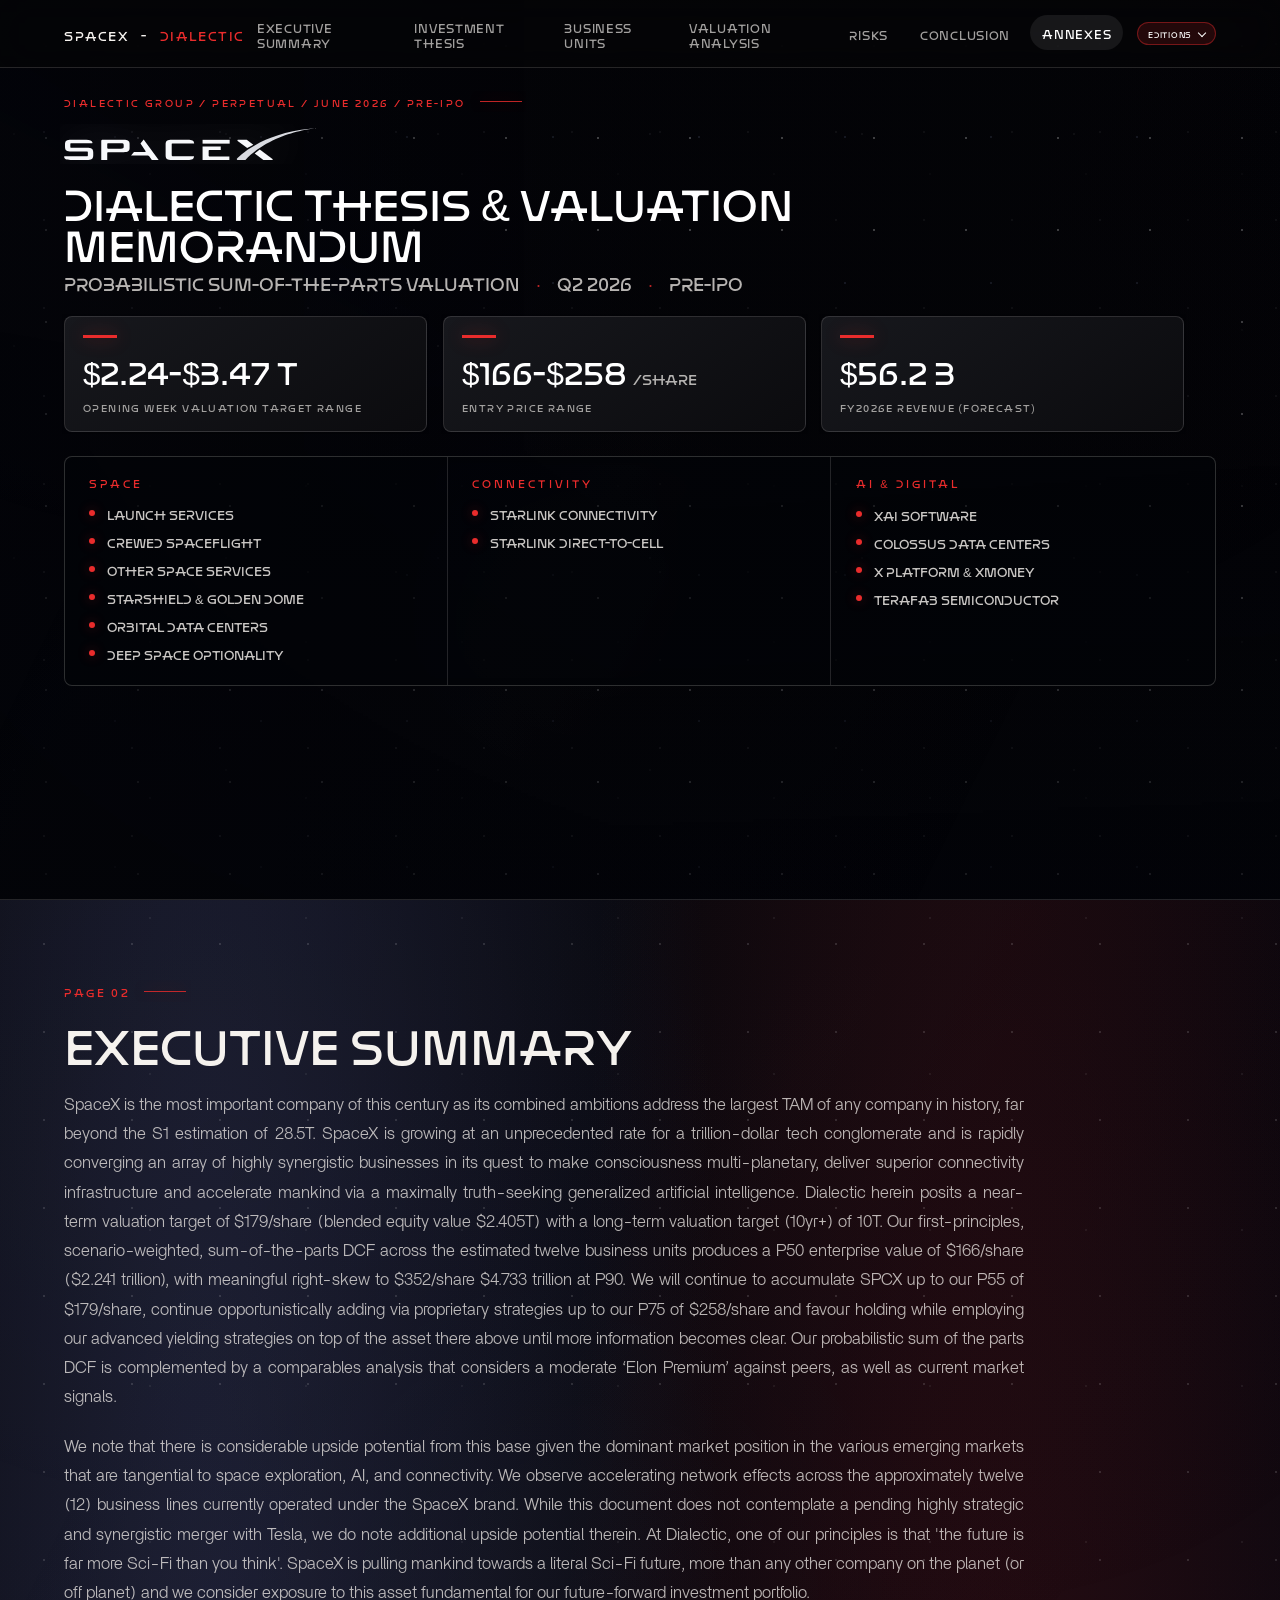
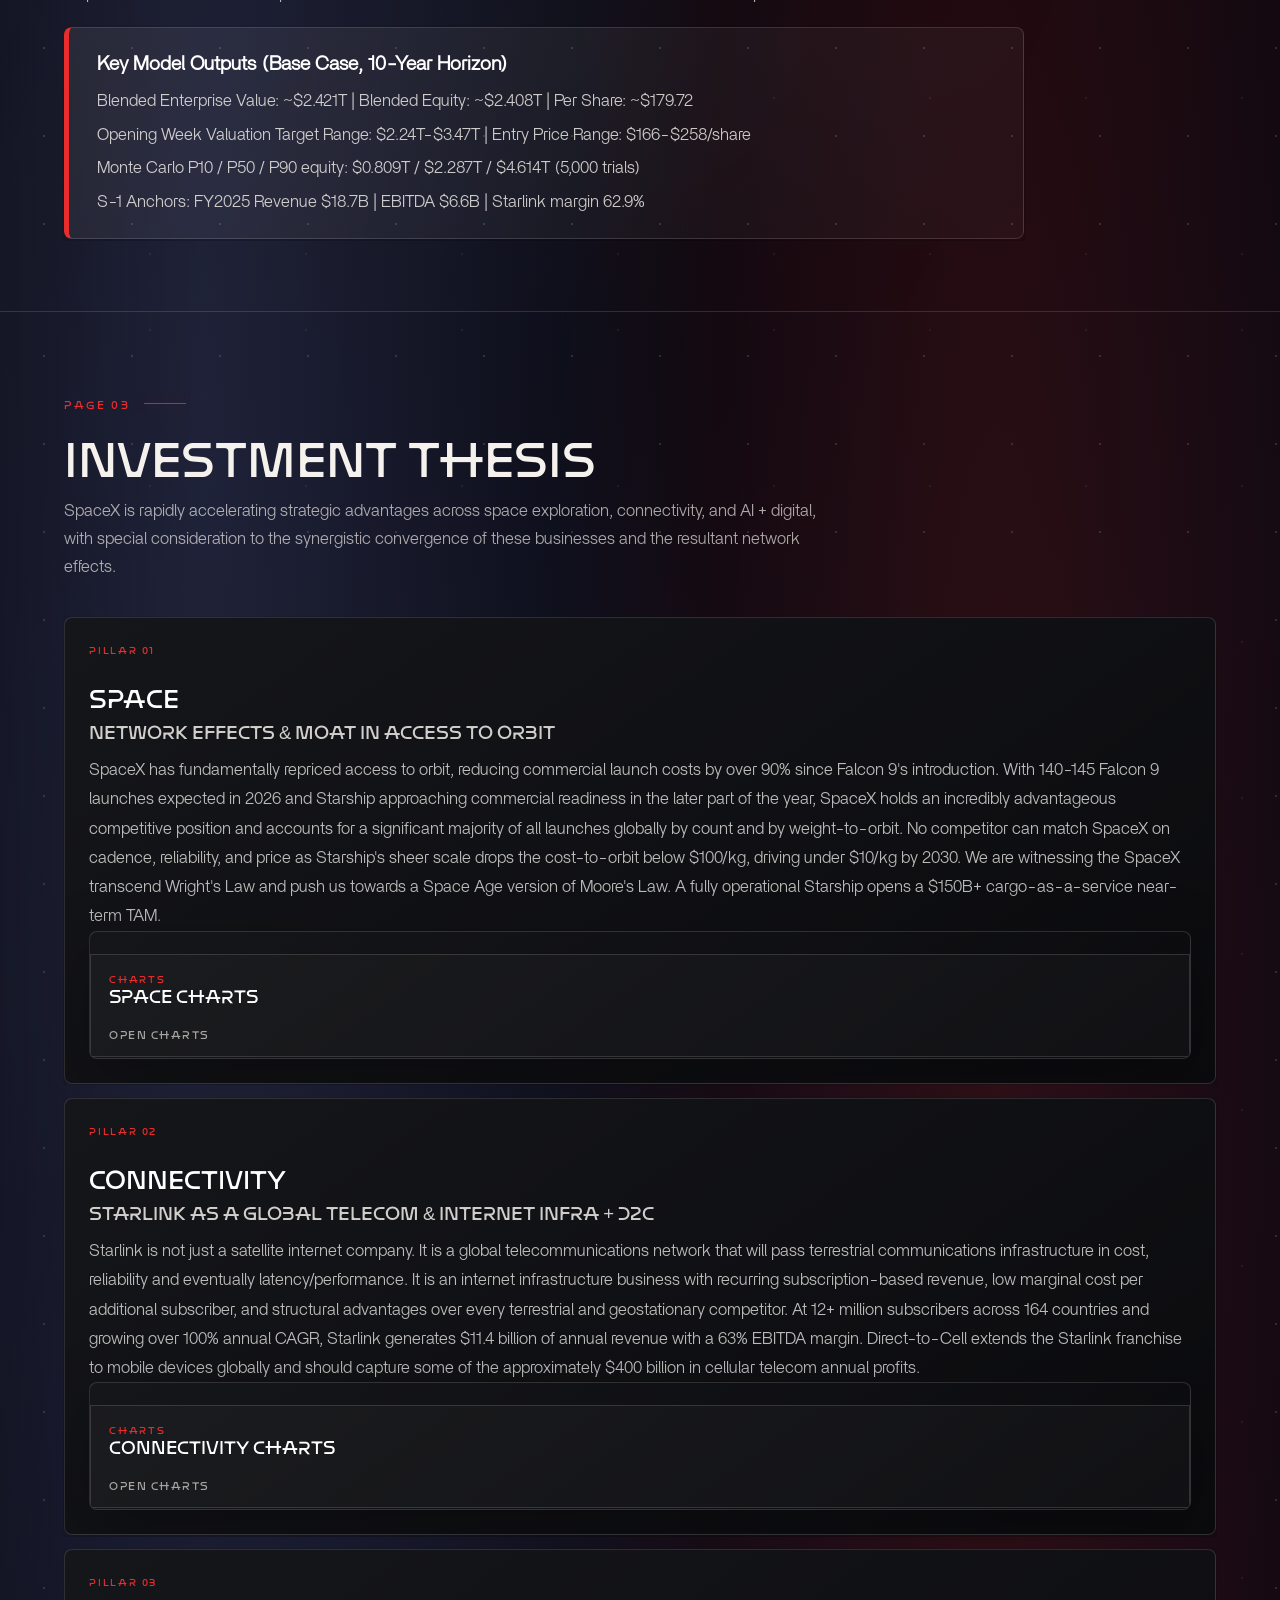
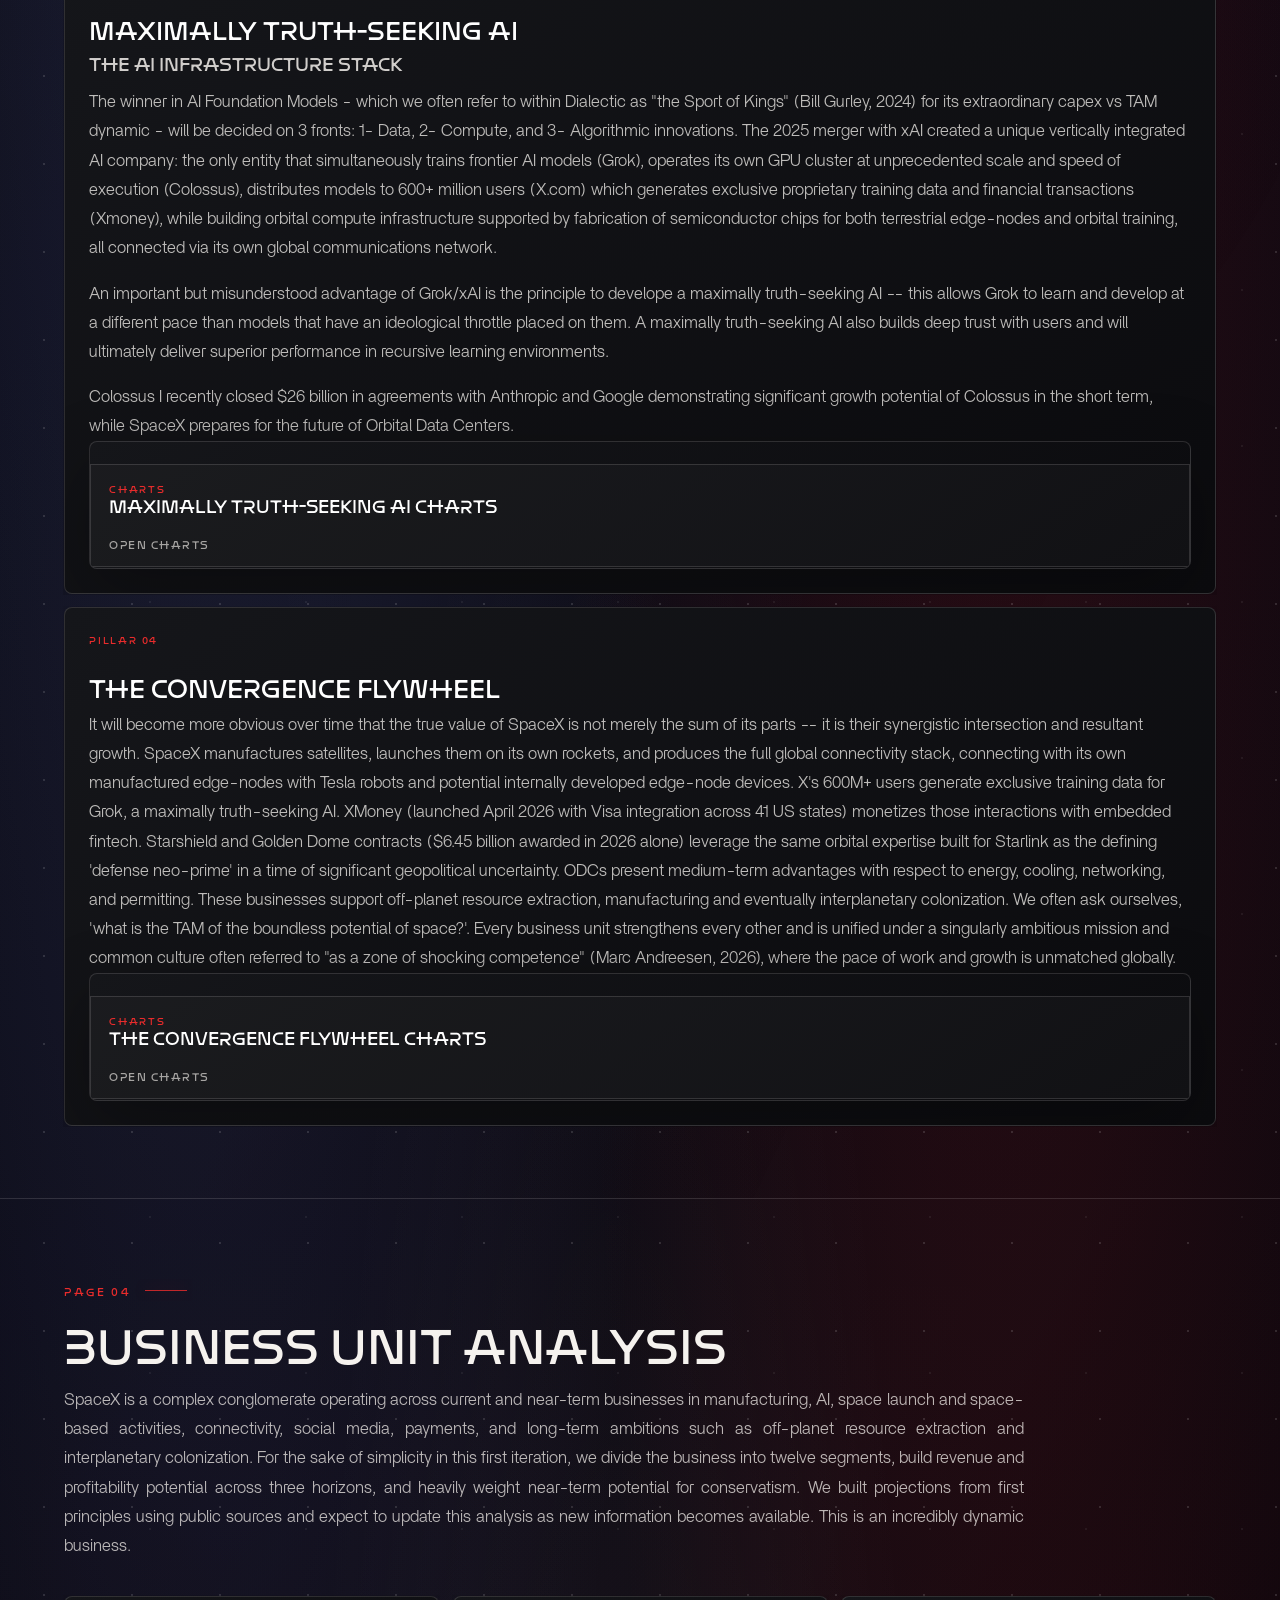
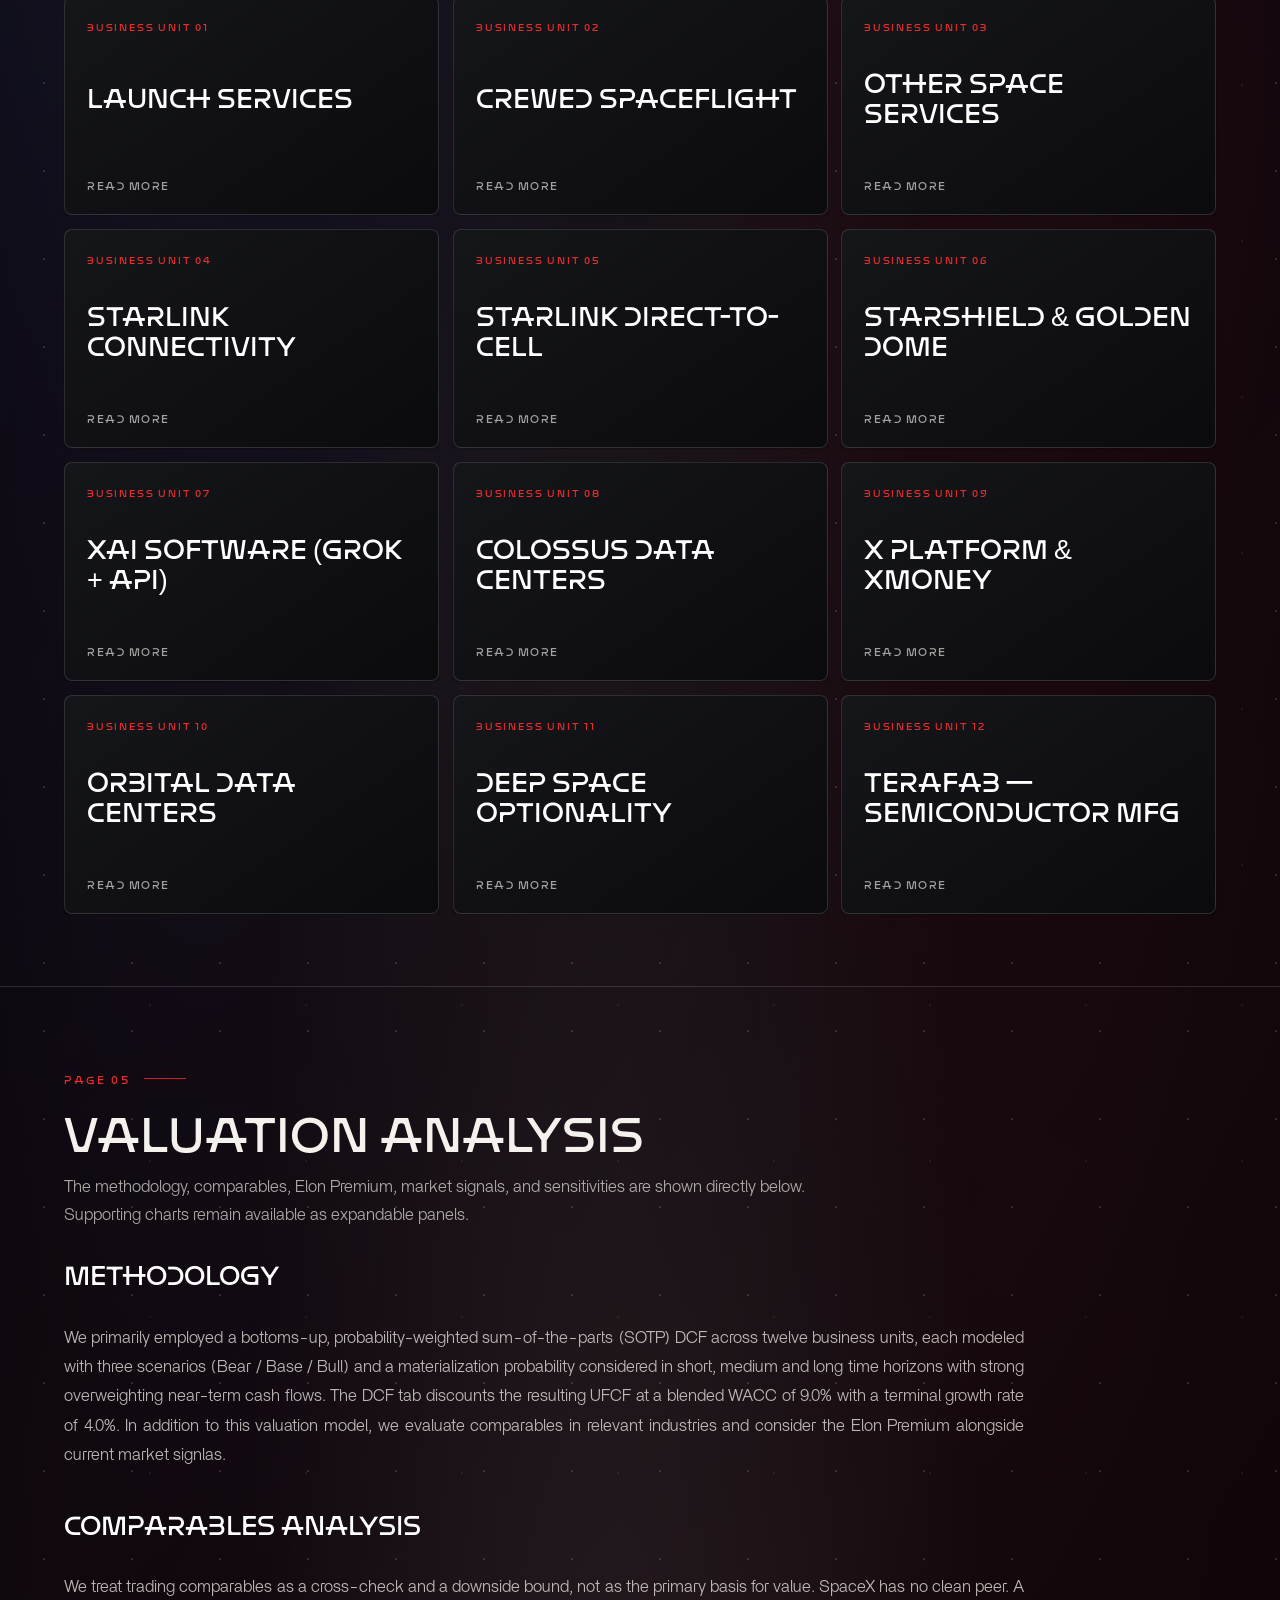
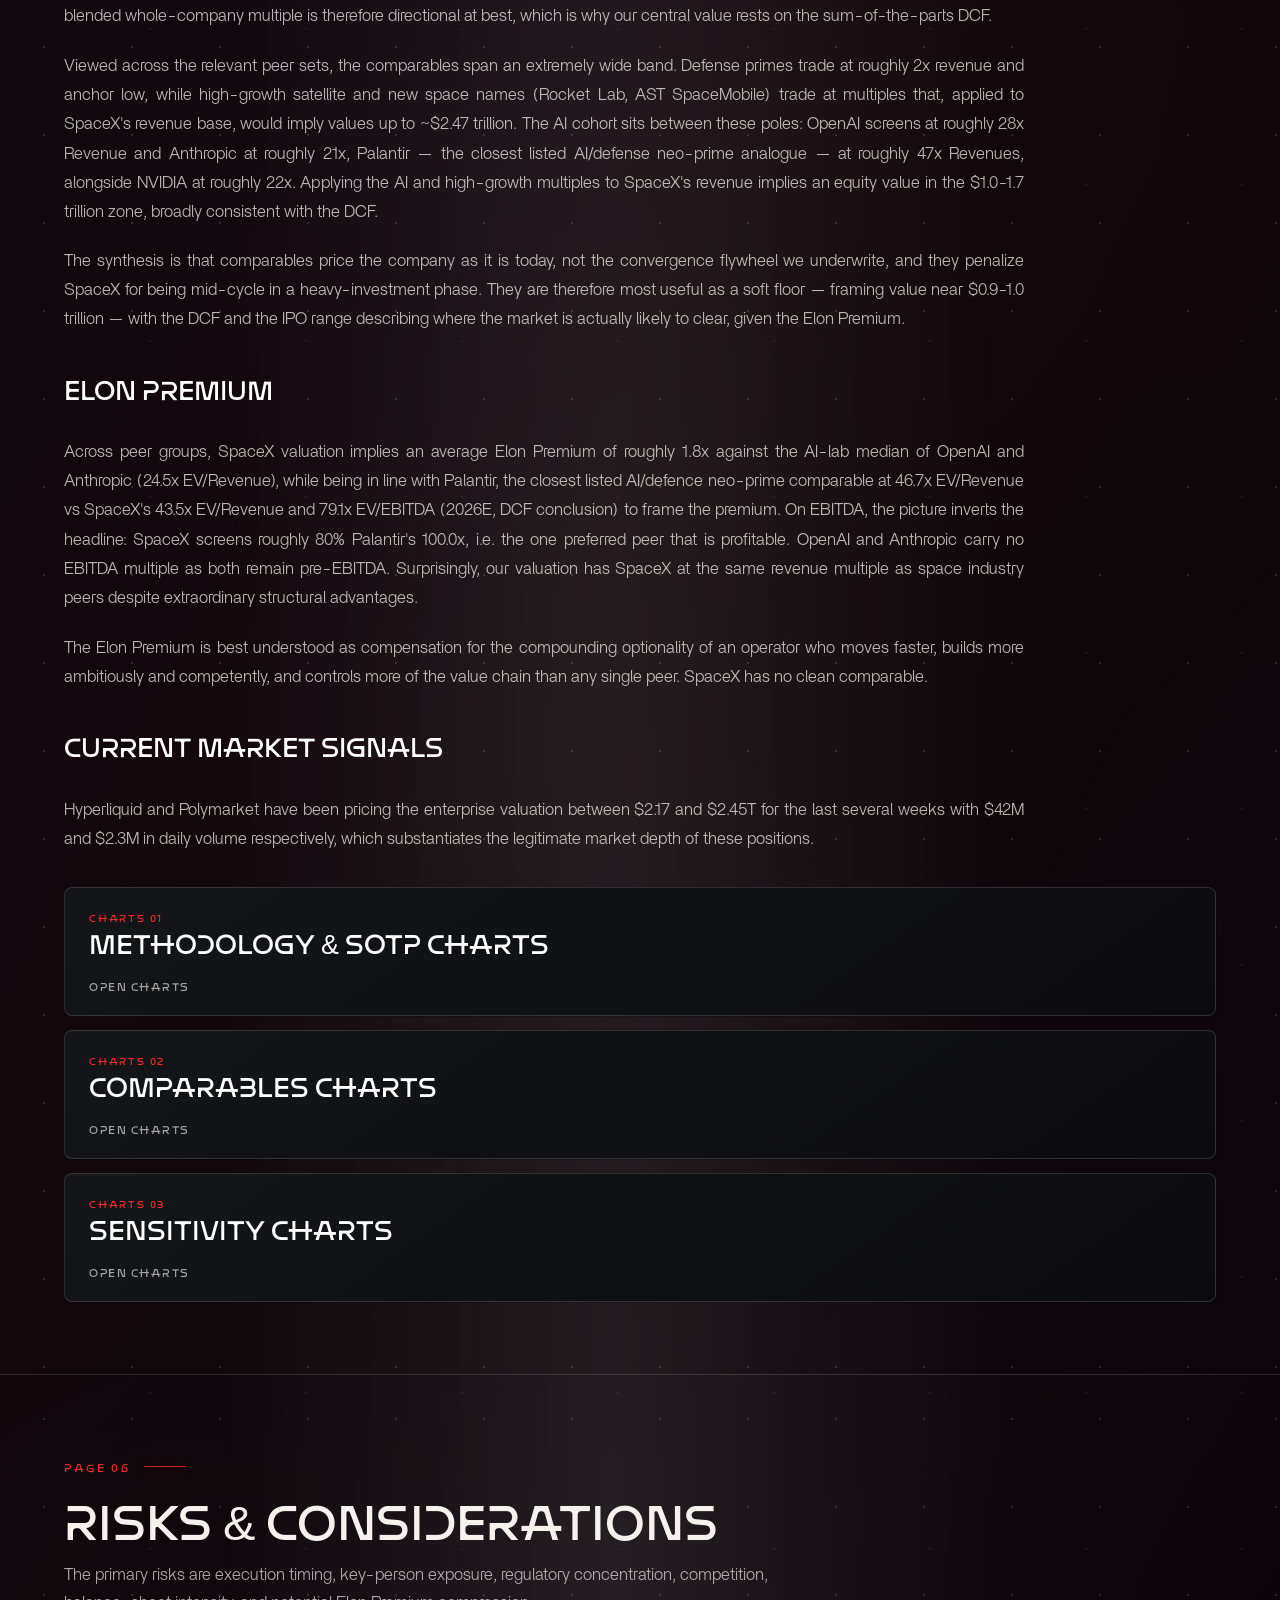
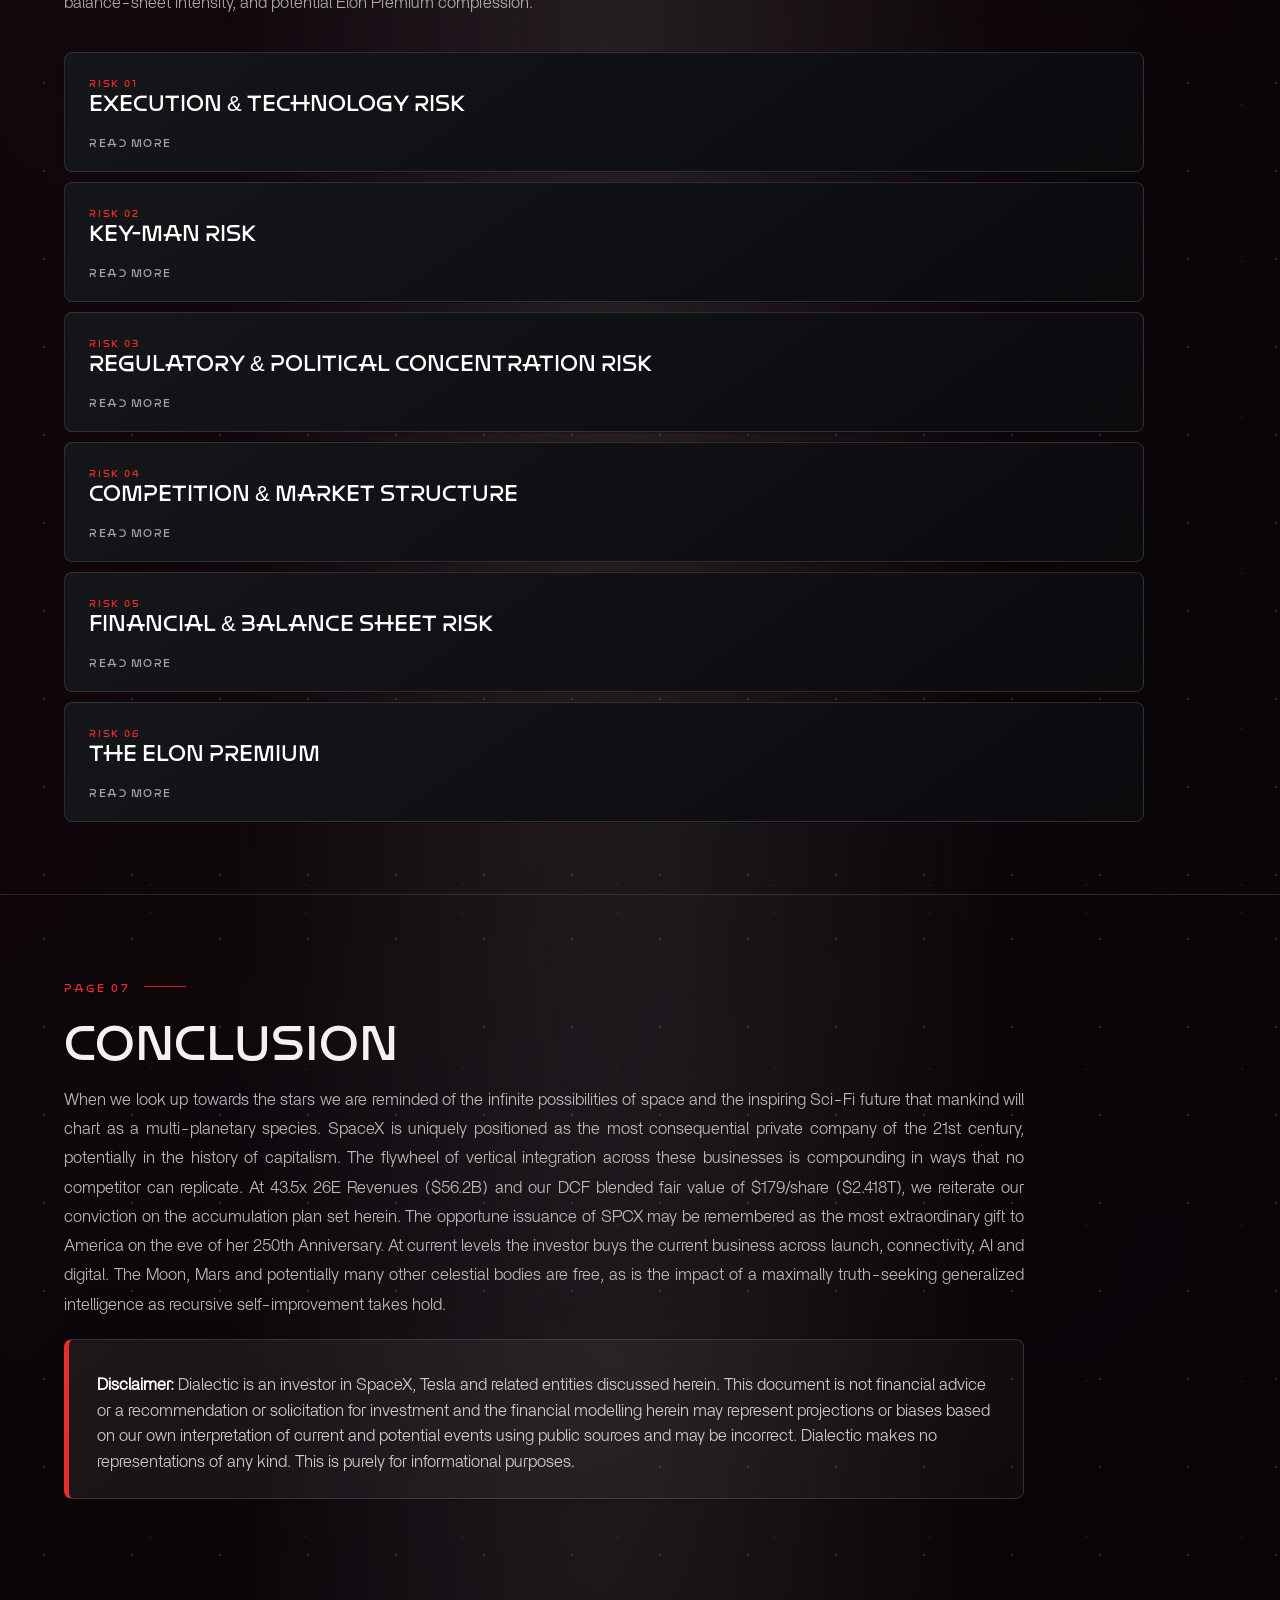
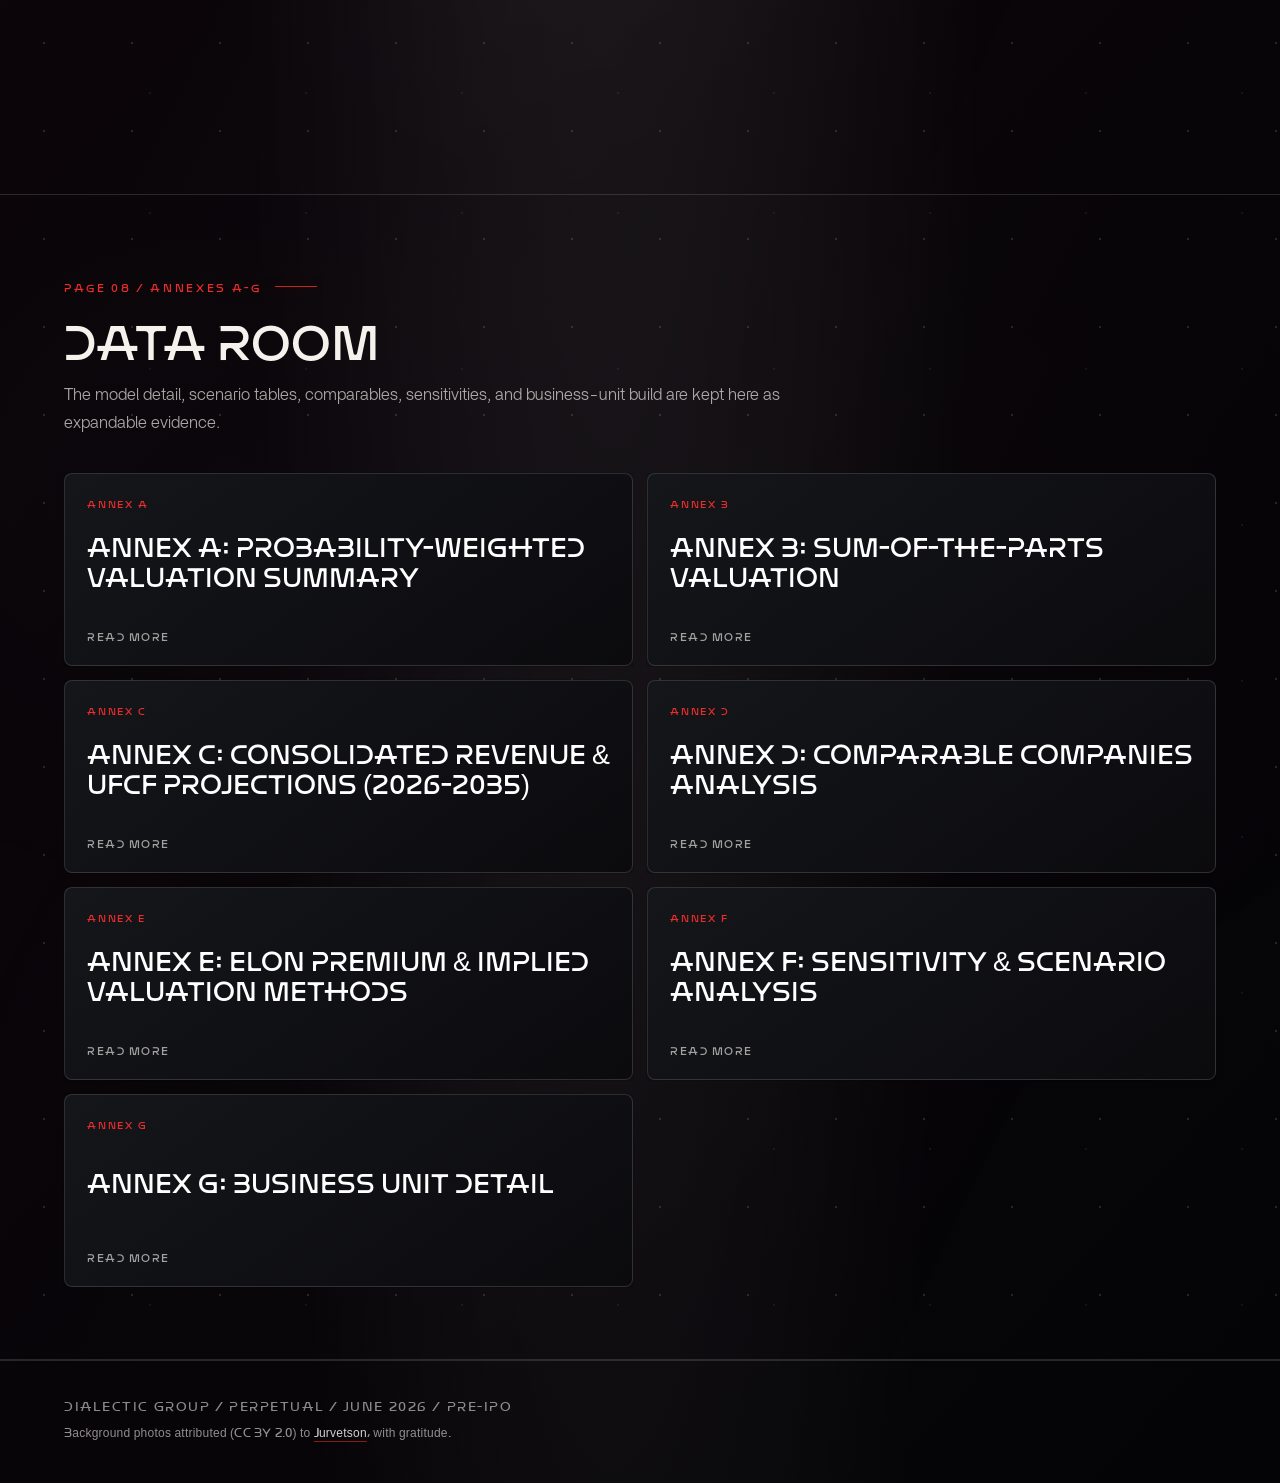
<file: pre-ipo/index.html>
<!doctype html>
<html lang="en">
<head>
  <meta charset="utf-8">
  <meta name="viewport" content="width=device-width, initial-scale=1">
  <title>SpaceX Thesis &amp; Valuation</title>
  <link rel="icon" type="image/png" sizes="32x32" href="/favicon.png">
  <link rel="preload" as="image" href="./assets/hero/orbit-reentry.jpg">
  <style>
@font-face {
  font-family: 'Dialectic';
  src: url('[data-uri]') format('opentype');
  font-weight: normal; font-style: normal; font-display: swap;
}
@font-face {
  font-family: 'DialecticText';
  src: url('./assets/fonts/dialectic.woff2') format('woff2');
  font-weight: normal; font-style: normal; font-display: swap;
}
@font-face {
  font-family: 'BrittiSansLight';
  src: url('./assets/fonts/britti-sans-light.otf') format('opentype');
  font-weight: 300; font-style: normal; font-display: swap;
}
    :root{
      --bg:#050507;
      --panel:#101114;
      --panel-2:#17181d;
      --ink:#f5f2ee;
      --muted:rgba(245,242,238,.68);
      --line:rgba(245,242,238,.14);
      --red:#e92c2c;
      --red-soft:rgba(233,44,44,.18);
      --shadow:0 30px 90px rgba(0,0,0,.42);
      --radius:8px;
      --font-display:'Dialectic','Arial',sans-serif;
      --font-body:'DialecticText',Arial,ui-sans-serif,system-ui,-apple-system,BlinkMacSystemFont,"Segoe UI",sans-serif;
      --font-prose:'BrittiSansLight',Arial,ui-sans-serif,system-ui,-apple-system,BlinkMacSystemFont,"Segoe UI",sans-serif;
      --font:var(--font-body);
      --copy-size:17px;
    }
    *{box-sizing:border-box}
    html{scroll-behavior:smooth;background:var(--bg)}
    body{
      margin:0;
      font-family:var(--font);
      color:var(--ink);
      background:
        radial-gradient(ellipse at 16% 18%,rgba(108,118,190,.24),transparent 34%),
        radial-gradient(ellipse at 78% 24%,rgba(233,44,44,.16),transparent 32%),
        radial-gradient(ellipse at 48% 72%,rgba(255,255,255,.09),transparent 42%),
        linear-gradient(132deg,#050507 0%,#080812 34%,#12070b 58%,#040407 100%),
        var(--bg);
      min-height:100vh;
      overflow-x:hidden;
    }
    body::before{
      content:"";
      position:fixed;
      inset:0;
      z-index:0;
      pointer-events:none;
      opacity:.28;
      background-image:
        radial-gradient(ellipse at 28% 30%,rgba(80,94,145,.10),transparent 32%),
        radial-gradient(ellipse at 66% 42%,rgba(75,34,42,.055),transparent 38%),
        radial-gradient(ellipse at 44% 70%,rgba(255,255,255,.035),transparent 40%),
        linear-gradient(118deg,transparent 18%,rgba(78,88,126,.055) 38%,rgba(255,255,255,.028) 50%,rgba(82,38,46,.03) 62%,transparent 82%),
        radial-gradient(circle,rgba(255,255,255,.58) 0 .8px,transparent 1.2px),
        radial-gradient(circle,rgba(255,255,255,.30) 0 .75px,transparent 1.15px),
        radial-gradient(circle,rgba(181,196,255,.24) 0 .65px,transparent 1px);
      background-size:100% 100%,100% 100%,100% 100%,100% 100%,76px 76px,128px 128px,184px 184px;
      background-position:center,center,center,center,0 0,34px 58px,92px 18px;
      animation:starDrift 180s linear infinite;
    }
    body::after{
      content:"";
      position:fixed;
      inset:-18%;
      z-index:0;
      pointer-events:none;
      opacity:.07;
      background:
        conic-gradient(from 210deg at 50% 50%,transparent 0 16%,rgba(255,255,255,.07) 24%,rgba(82,92,130,.08) 31%,rgba(78,36,42,.05) 40%,transparent 56% 100%);
      filter:blur(46px);
      transform:rotate(-9deg);
    }
    @keyframes starDrift{to{transform:translate3d(-112px,64px,0)}}
    a{color:inherit;text-decoration:none}
    button{font:inherit}
    .site-shell,.footer{position:relative;z-index:1}
    .nav{
      position:fixed;
      top:0;
      left:0;
      right:0;
      z-index:40;
      height:68px;
      display:flex;
      align-items:center;
      justify-content:space-between;
      padding:0 5vw;
      border-bottom:1px solid var(--line);
      background:rgba(5,5,7,.66);
      backdrop-filter:blur(18px);
    }
    .brand{display:flex;align-items:center;gap:12px;font-family:var(--font-display);font-size:13px;letter-spacing:.12em;text-transform:uppercase;font-weight:400}
    .brand-mark{width:9px;height:9px;background:var(--red);box-shadow:0 0 22px rgba(233,44,44,.8)}
    .brand-dialectic{color:var(--red)}
    .nav-links{display:flex;gap:8px;align-items:center;justify-content:flex-end;min-width:0;flex:1;overflow-x:auto;scrollbar-width:none}
    .nav-links::-webkit-scrollbar{display:none}
    .nav-links a{
      font-family:var(--font-display);
      color:rgba(245,242,238,.66);
      font-size:12px;
      letter-spacing:.06em;
      padding:10px 12px;
      border-radius:999px;
      transition:color .2s ease,background .2s ease,transform .2s ease;
    }
    .nav-links a:hover,.nav-links a.active{color:#fff;background:rgba(255,255,255,.08);transform:translateY(-1px)}
    .nav-actions{
      display:flex;
      align-items:center;
      justify-content:flex-end;
      margin-left:14px;
      position:relative;
      z-index:45;
      flex:0 0 auto;
    }
    /* --- Edition switcher (Pre-IPO <-> Post-Q2 2026) --- */
    .nav-edition{
      appearance:none;
      display:inline-flex;
      align-items:center;
      height:23px;
      padding:0 10px;
      border-radius:999px;
      border:1px solid rgba(233,44,44,.42);
      background:rgba(233,44,44,.14);
      color:#fff;
      font-family:var(--font-display);
      font-size:8px;
      line-height:1;
      letter-spacing:.09em;
      text-transform:uppercase;
      white-space:nowrap;
      cursor:pointer;
      transition:background .18s ease,border-color .18s ease,transform .18s ease;
    }
    .nav-edition:hover{background:rgba(233,44,44,.28);border-color:rgba(233,44,44,.72);transform:translateY(-1px)}
    @media(max-width:1180px){
      .nav-edition{height:21px;padding:0 8px;font-size:7.5px;letter-spacing:.06em}
    }
    /* Language switcher temporarily disabled (per-language pages not present in this build). */
    .language-switcher{position:relative;display:none}
    .language-trigger{
      appearance:none;
      border:1px solid rgba(245,242,238,.20);
      background:rgba(245,242,238,.12);
      color:#fff;
      min-width:88px;
      height:42px;
      padding:0 18px;
      border-radius:999px;
      display:inline-flex;
      align-items:center;
      justify-content:center;
      gap:11px;
      font-family:var(--font-display);
      font-size:15px;
      line-height:1;
      letter-spacing:.08em;
      text-transform:uppercase;
      cursor:pointer;
      box-shadow:inset 0 0 0 1px rgba(255,255,255,.035),0 14px 34px rgba(0,0,0,.22);
      transition:background .18s ease,border-color .18s ease,transform .18s ease;
      white-space:nowrap;
    }
    .language-trigger:hover,
    .language-trigger[aria-expanded="true"]{
      background:rgba(245,242,238,.18);
      border-color:rgba(245,242,238,.34);
      transform:translateY(-1px);
    }
    .language-trigger svg{
      width:18px;
      height:18px;
      flex:0 0 auto;
      stroke:currentColor;
      opacity:.94;
    }
    .language-trigger span{display:inline-block;min-width:24px;text-align:left}
    .language-menu{
      position:absolute;
      top:calc(100% + 10px);
      right:0;
      width:220px;
      padding:8px;
      border:1px solid rgba(245,242,238,.18);
      border-radius:14px;
      background:rgba(10,11,15,.92);
      backdrop-filter:blur(18px);
      box-shadow:0 22px 60px rgba(0,0,0,.36);
      display:grid;
      gap:4px;
    }
    .language-menu[hidden]{display:none}
    .language-menu button{
      appearance:none;
      border:0;
      background:transparent;
      color:rgba(245,242,238,.72);
      width:100%;
      min-height:34px;
      padding:8px 10px;
      border-radius:9px;
      display:flex;
      align-items:center;
      justify-content:space-between;
      font-family:var(--font-body);
      font-size:12px;
      letter-spacing:.04em;
      text-align:left;
      cursor:pointer;
    }
    .language-menu button::after{
      content:attr(data-lang-code);
      color:rgba(245,242,238,.44);
      font-family:var(--font-display);
      font-size:10px;
      letter-spacing:.08em;
    }
    .language-menu button:hover,
    .language-menu button[aria-checked="true"]{
      background:rgba(245,242,238,.10);
      color:#fff;
    }
    .page{
      min-height:auto;
      padding:84px 5vw 72px;
      position:relative;
      display:flex;
      align-items:flex-start;
      overflow:hidden;
      border-bottom:1px solid var(--line);
    }
    .page:not(.landing){min-height:100vh}
    .page::before{
      content:"";
      position:absolute;
      inset:0;
      z-index:1;
      pointer-events:none;
      opacity:.28;
      mix-blend-mode:screen;
      background:
        linear-gradient(108deg,transparent 0 36%,rgba(255,255,255,var(--section-sweep-opacity,0)) 48%,rgba(233,44,44,var(--section-sweep-red-opacity,0)) 54%,transparent 68% 100%),
        radial-gradient(ellipse at 18% 24%,rgba(80,94,145,.08),transparent 34%),
        radial-gradient(ellipse at 72% 38%,rgba(78,36,42,.045),transparent 38%),
        radial-gradient(ellipse at 46% 68%,rgba(255,255,255,.032),transparent 34%),
        linear-gradient(116deg,transparent 20%,rgba(76,88,126,.055) 40%,rgba(255,255,255,.028) 50%,rgba(82,38,46,.032) 62%,transparent 80%),
        radial-gradient(circle,rgba(255,255,255,.48) 0 .8px,transparent 1.2px),
        radial-gradient(circle,rgba(255,255,255,.22) 0 .7px,transparent 1.1px);
      background-size:240% 100%,100% 100%,100% 100%,100% 100%,100% 100%,88px 88px,156px 156px;
      background-position:115% 0,center,center,center,center,0 0,72px 96px;
      background-repeat:no-repeat,no-repeat,no-repeat,no-repeat,no-repeat,repeat,repeat;
      animation:none;
    }
    .page:not(.landing)::after{
      content:"";
      position:absolute;
      inset:-8%;
      z-index:0;
      pointer-events:none;
      opacity:0;
      background:
        linear-gradient(90deg,rgba(5,5,7,.92) 0%,rgba(5,5,7,.72) 38%,rgba(5,5,7,.82) 100%),
        linear-gradient(0deg,rgba(5,5,7,.88) 0%,rgba(5,5,7,.40) 44%,rgba(5,5,7,.76) 100%),
        radial-gradient(ellipse at var(--section-glow-x,72%) var(--section-glow-y,32%),var(--section-glow,rgba(233,44,44,.20)),transparent 38%),
        var(--section-art);
      background-size:cover;
      background-position:var(--section-art-position,center);
      background-repeat:no-repeat;
      filter:saturate(.9) contrast(1.08) brightness(.78);
      transform:scale(1.08) translate3d(var(--section-pan-x,-1%),var(--section-pan-y,0),0);
      transition:opacity .8s ease,filter .8s ease;
      animation:none;
    }
    .page:not(.landing).is-current::after{opacity:0;filter:saturate(.98) contrast(1.12) brightness(.84)}
    #executive-summary{--section-art:url("./assets/hero/orbital-earth-view.jpg");--section-art-position:center 50%;--section-glow:rgba(255,236,205,.16);--section-glow-x:54%;--section-glow-y:34%;--section-pan-x:.8%;--section-pan-y:-1.4%}
    #valuation-analysis{--section-art:url("./assets/hero/starship-liftoff-close.jpg");--section-art-position:center 45%;--section-glow:rgba(255,196,120,.20);--section-glow-x:52%;--section-glow-y:50%;--section-pan-x:1.4%;--section-pan-y:-1.2%}
    #investment-thesis{--section-art:url("./assets/hero/starbase-vehicles-sunset.jpg");--section-art-position:center 58%;--section-glow:rgba(210,218,232,.15);--section-glow-x:50%;--section-glow-y:48%;--section-pan-x:-1.3%;--section-pan-y:-.4%}
    #companies{--section-art:url("./assets/hero/booster-catch.jpg");--section-art-position:center 52%;--section-glow:rgba(255,184,82,.18);--section-glow-x:58%;--section-glow-y:44%;--section-pan-x:-1.4%;--section-pan-y:-.8%}
    #risks{--section-art:url("./assets/hero/booster-catch-wide.jpg");--section-art-position:center 50%;--section-glow:rgba(255,214,168,.20);--section-glow-x:50%;--section-glow-y:28%;--section-pan-x:1%;--section-pan-y:-1.6%}
    #conclusion{--section-art:url("./assets/hero/falcon-heavy-launch.jpg");--section-art-position:center 48%;--section-glow:rgba(233,44,44,.16);--section-glow-x:58%;--section-glow-y:36%;--section-pan-x:-1.2%;--section-pan-y:-.8%}
    #annexes{--section-art:url("./assets/hero/orbit-reentry.jpg");--section-art-position:center 52%;--section-glow:rgba(255,184,82,.18);--section-glow-x:58%;--section-glow-y:44%;--section-pan-x:-1.4%;--section-pan-y:-.8%}
    .landing::before{opacity:.10}
    .landing{
      min-height:100vh;
      align-items:flex-start;
      padding-top:clamp(94px,10.5vh,120px);
      padding-bottom:34px;
    }
    .video-backdrop,.global-photo-backdrop{
      inset:0;
      z-index:0;
      pointer-events:none;
      overflow:hidden;
      isolation:isolate;
      background:#030306;
    }
    .video-backdrop{position:absolute}
    .global-photo-backdrop{position:fixed}
    .video-backdrop::before,.global-photo-backdrop::before{
      content:"";
      position:absolute;
      inset:0;
      z-index:7;
      opacity:.42;
      background-image:
        radial-gradient(circle,rgba(255,255,255,.80) 0 .7px,transparent 1.1px),
        radial-gradient(circle,rgba(181,196,255,.34) 0 .75px,transparent 1.2px),
        radial-gradient(circle,rgba(255,255,255,.20) 0 .6px,transparent 1px);
      background-size:92px 92px,146px 146px,212px 212px;
      background-position:0 0,42px 64px,120px 28px;
      mix-blend-mode:screen;
      animation:heroStarfield 96s linear infinite;
    }
    .video-backdrop::after,.global-photo-backdrop::after{
      content:"";
      position:absolute;
      inset:0;
      z-index:8;
      background:
        linear-gradient(90deg,rgba(3,4,9,.88) 0%,rgba(3,4,9,.56) 34%,rgba(3,4,9,.20) 64%,rgba(3,4,9,.62) 100%),
        linear-gradient(0deg,rgba(3,4,9,.82) 0%,rgba(3,4,9,.12) 42%,rgba(3,4,9,.42) 100%),
        radial-gradient(ellipse at 72% 48%,rgba(233,44,44,.18),transparent 38%);
    }
    .hero-video{
      inset:0;
      overflow:hidden;
      background-image:none;
      background-position:center 66%;
    }
    .hero-video video{display:none}
    .hero-photo{
      position:absolute;
      inset:-4%;
      opacity:0;
      background-image:var(--photo);
      background-size:cover;
      background-position:var(--photo-position,center 68%);
      transform:scale(1.03);
      animation:photoRotate 81s ease-in-out infinite;
      will-change:opacity;
    }
    .hero-photo:nth-of-type(1){animation-delay:0s}
    .hero-photo:nth-of-type(2){animation-delay:7s}
    .hero-photo:nth-of-type(3){animation-delay:14s}
    .hero-photo:nth-of-type(4){animation-delay:21s}
    .hero-photo:nth-of-type(5){animation-delay:28s}
    .hero-photo:nth-of-type(6){animation-delay:35s}
    .hero-photo:nth-of-type(7){animation-delay:42s}
    .hero-photo:nth-of-type(8){animation-delay:49s}
    .hero-photo:nth-of-type(9){animation-delay:56s}
    .hero-video::after{
      background:
        linear-gradient(90deg,rgba(3,4,9,.72) 0%,rgba(3,4,9,.22) 48%,rgba(3,4,9,.28) 100%),
        linear-gradient(0deg,rgba(3,4,9,.68) 0%,rgba(3,4,9,.06) 50%,rgba(3,4,9,.06) 100%);
    }
    @keyframes photoRotate{
      0%{opacity:0}
      2.2%{opacity:.82}
      8.9%{opacity:.82}
      11.1%{opacity:0}
      100%{opacity:0}
    }
    .page-inner{position:relative;z-index:2;width:100%;max-width:1180px;margin:0 auto}
    .page-kicker{
      font-family:var(--font-display);
      color:var(--red);
      font-size:11px;
      letter-spacing:.24em;
      text-transform:uppercase;
      font-weight:400;
      margin-bottom:18px;
    }
    h1,h2,h3,p{margin:0}
    h1,h2,h3,.expand-title,.metric-square strong,.hero-metric-card strong,.btn,.card-index,.expand-action,.detail-label,.metric-square span,.hero-metric-card span,.company-map-heading,.company-map-button,.spacex-wordmark,.hero-subtitle{font-family:var(--font-display)}
    h1{
      max-width:960px;
      font-size:clamp(36px,5.3vw,82px);
      line-height:.88;
      letter-spacing:0;
      font-weight:400;
    }
    .landing h1{
      max-width:1280px;
      color:#fff;
      font-size:clamp(30px,3.4vw,54px);
      line-height:.94;
      letter-spacing:0;
    }
    .landing .page-inner{max-width:1280px}
    .landing .page-kicker{
      font-size:10px;
      margin-bottom:14px;
    }
    .spacex-wordmark{
      display:block;
      width:clamp(156px,20vw,286px);
      max-width:62vw;
      line-height:0;
      margin:6px 0 18px;
    }
    .spacex-wordmark img{
      display:block;
      width:100%;
      height:auto;
      filter:drop-shadow(0 0 22px rgba(255,255,255,.18));
    }
    .hero-subtitle{
      max-width:1120px;
      color:rgba(245,242,238,.74);
      font-size:clamp(15px,1.4vw,20px);
      line-height:1.2;
      letter-spacing:0;
      margin-top:12px;
    }
    .hero-subtitle span{color:rgba(233,44,44,.78);padding:0 12px}
    h2{
      max-width:860px;
      font-size:clamp(28px,3.8vw,52px);
      line-height:.94;
      letter-spacing:0;
      font-weight:400;
    }
    .lede{
      max-width:760px;
      color:var(--muted);
      font-family:var(--font-prose);
      font-size:var(--copy-size);
      line-height:1.64;
      margin-top:24px;
    }
    #businessUnitLead{
      max-width:960px;
      color:rgba(245,242,238,.74);
      line-height:1.72;
      text-align:justify;
    }
    .hero-grid{display:grid;grid-template-columns:minmax(0,1280px);gap:38px;align-items:center}
    .hero-actions{display:flex;gap:12px;flex-wrap:wrap;margin-top:34px}
    .hero-metric-grid{
      display:grid;
      grid-template-columns:repeat(3,minmax(0,1fr));
      gap:16px;
      max-width:1120px;
      margin-top:24px;
    }
    .hero-metric-card{
      min-height:116px;
      border:1px solid var(--line);
      border-radius:var(--radius);
      background:linear-gradient(145deg,var(--panel-2),#0b0b0e);
      box-shadow:0 24px 70px rgba(0,0,0,.28);
      padding:clamp(14px,1.45vw,18px);
      display:flex;
      flex-direction:column;
      justify-content:space-between;
      gap:10px;
      overflow:hidden;
    }
    .hero-metric-card::before{
      content:"";
      width:34px;
      height:3px;
      background:var(--red);
      box-shadow:0 0 18px rgba(233,44,44,.45);
    }
    .hero-metric-card strong{
      color:#fff;
      display:inline-flex;
      align-items:baseline;
      font-size:clamp(28px,2.45vw,38px);
      line-height:.94;
      font-weight:400;
      letter-spacing:0;
      white-space:nowrap;
      max-width:100%;
    }
    .hero-metric-card strong small{display:inline;font-size:.46em;line-height:1;margin-left:6px;color:rgba(245,242,238,.72);white-space:nowrap}
    .hero-metric-card span{
      color:rgba(245,242,238,.64);
      font-size:10px;
      line-height:1.25;
      letter-spacing:.14em;
      text-transform:uppercase;
      font-weight:400;
      max-width:280px;
    }
    .landing-company-map{
      max-width:1280px;
      margin-top:24px;
      display:grid;
      grid-template-columns:repeat(3,minmax(0,1fr));
      gap:0;
      border:1px solid rgba(245,242,238,.18);
      border-radius:var(--radius);
      background:rgba(3,4,8,.56);
      overflow:hidden;
      backdrop-filter:blur(12px);
    }
    .company-map-group{
      border:0;
      border-right:1px solid rgba(245,242,238,.14);
      border-radius:0;
      background:transparent;
      padding:18px 24px 20px;
      min-height:162px;
      backdrop-filter:none;
    }
    .company-map-group:last-child{border-right:0}
    .company-map-heading{
      display:block;
      color:var(--red);
      font-size:11px;
      letter-spacing:.28em;
      text-transform:uppercase;
      margin-bottom:14px;
      font-weight:400;
    }
    .company-map-list{display:grid;gap:6px}
    .company-map-button{
      width:100%;
      min-height:22px;
      border:0;
      border-radius:0;
      background:transparent;
      color:rgba(245,242,238,.82);
      padding:0 0 0 18px;
      text-align:left;
      font-size:clamp(12px,1vw,15px);
      line-height:1.18;
      cursor:pointer;
      position:relative;
      transition:transform .2s ease,color .2s ease;
    }
    .company-map-button::before{
      content:"";
      position:absolute;
      left:0;
      top:.58em;
      width:6px;
      height:6px;
      border-radius:999px;
      background:var(--red);
      box-shadow:0 0 12px rgba(233,44,44,.42);
    }
    .company-map-button:hover{
      transform:translateX(4px);
      color:#fff;
    }
    .btn{
      font-family:var(--font-display);
      border:1px solid var(--line);
      background:rgba(255,255,255,.06);
      color:#fff;
      min-height:44px;
      padding:0 18px;
      border-radius:999px;
      display:inline-flex;
      align-items:center;
      justify-content:center;
      gap:10px;
      cursor:pointer;
      transition:transform .22s ease,background .22s ease,border-color .22s ease;
    }
    .btn:hover{transform:translateY(-2px);background:rgba(255,255,255,.11);border-color:rgba(255,255,255,.28)}
    .btn.primary{background:#fff;color:#08080a;border-color:#fff}
    .btn.primary:hover{background:#e9e9e9}
    .orbital-card{
      min-height:360px;
      border:1px solid var(--line);
      border-radius:var(--radius);
      background:linear-gradient(145deg,rgba(255,255,255,.08),rgba(255,255,255,.025));
      box-shadow:var(--shadow);
      position:relative;
      overflow:hidden;
    }
    .orbital-card::before{
      content:"";
      position:absolute;
      width:150px;
      height:150px;
      left:50%;
      top:50%;
      transform:translate(-50%,-50%);
      border-radius:50%;
      background:var(--red);
      box-shadow:0 0 120px rgba(233,44,44,.55);
      animation:pulseCore 4s ease-in-out infinite;
    }
    .orbital-card::after{
      content:"";
      position:absolute;
      inset:46px;
      border-radius:50%;
      border:1px solid rgba(255,255,255,.14);
      box-shadow:0 0 0 56px rgba(255,255,255,.035),0 0 0 112px rgba(255,255,255,.025);
      animation:rotateOrbit 38s linear infinite;
    }
    .landing-orbital{
      position:absolute;
      z-index:1;
      right:clamp(24px,7vw,110px);
      top:clamp(120px,20vh,210px);
      width:clamp(190px,24vw,340px);
      min-height:auto;
      aspect-ratio:1;
      opacity:.62;
      pointer-events:none;
      backdrop-filter:blur(2px);
      box-shadow:0 28px 90px rgba(0,0,0,.30);
    }
    .landing-orbital .orbit-moon{
      position:absolute;
      left:50%;
      top:50%;
      width:7px;
      height:7px;
      margin:-3.5px 0 0 -3.5px;
      border-radius:999px;
      background:rgba(245,242,238,.9);
      box-shadow:0 0 14px rgba(255,255,255,.82);
      animation:orbitMoon 12s linear infinite;
      z-index:2;
    }
    .landing-orbital .orbit-moon:nth-child(2){
      width:5px;
      height:5px;
      margin:-2.5px 0 0 -2.5px;
      background:var(--red);
      box-shadow:0 0 16px rgba(233,44,44,.9);
      animation-duration:17s;
      animation-delay:-5s;
    }
    .landing-orbital .orbit-moon:nth-child(3){
      width:6px;
      height:6px;
      margin:-3px 0 0 -3px;
      animation-duration:23s;
      animation-delay:-12s;
      opacity:.72;
    }
    @keyframes pulseCore{50%{transform:translate(-50%,-50%) scale(1.05);box-shadow:0 0 150px rgba(233,44,44,.72)}}
    @keyframes rotateOrbit{to{transform:rotate(360deg)}}
    @keyframes orbitMoon{
      from{transform:rotate(0deg) translateX(clamp(72px,10vw,135px)) rotate(0deg)}
      to{transform:rotate(360deg) translateX(clamp(72px,10vw,135px)) rotate(-360deg)}
    }
    .summary-metrics{
      display:grid;
      grid-template-columns:repeat(3,minmax(220px,1fr));
      gap:14px;
      margin:40px 0 28px;
      max-width:1180px;
    }
    .metric-square{
      min-height:230px;
      border:1px solid var(--line);
      border-radius:var(--radius);
      background:linear-gradient(145deg,var(--panel-2),#0b0b0e);
      box-shadow:var(--shadow);
      padding:clamp(20px,2.25vw,26px);
      display:flex;
      flex-direction:column;
      justify-content:space-between;
      overflow:hidden;
      transition:transform .24s ease,border-color .24s ease;
    }
    .metric-square:hover{transform:translateY(-5px);border-color:rgba(233,44,44,.65)}
    .metric-square span{color:rgba(245,242,238,.62);font-size:11px;line-height:1.25;letter-spacing:.14em;text-transform:uppercase;font-weight:400}
    .metric-square strong{font-size:clamp(32px,3.55vw,48px);line-height:.94;letter-spacing:0;font-weight:400;max-width:100%}
    .metric-square strong small{display:block;font-size:.46em;line-height:1;margin-top:8px;color:rgba(245,242,238,.72)}
    .copy-panel{
      max-width:960px;
      display:grid;
      gap:20px;
      color:rgba(245,242,238,.74);
      font-family:var(--font-prose);
      font-size:var(--copy-size);
      line-height:1.72;
    }
    h2 + .copy-panel{margin-top:28px}
    .copy-panel p{text-align:justify}
    .lede + .valuation-copy{margin-top:28px}
    .valuation-copy .detail-heading{margin-top:18px}
    .valuation-copy .detail-heading:first-child{margin-top:0}
    .model-output-box{
      border:1px solid rgba(245,242,238,.14);
      border-left:5px solid var(--red);
      border-radius:var(--radius);
      background:linear-gradient(145deg,rgba(245,242,238,.075),rgba(245,242,238,.028));
      box-shadow:0 24px 70px rgba(0,0,0,.24);
      padding:24px 28px;
      color:rgba(245,242,238,.82);
      font-family:var(--font-prose);
    }
    .model-output-box h4{
      margin:0 0 12px;
      color:#fff;
      font-family:var(--font-prose);
      font-size:20px;
      line-height:1.2;
      font-weight:700;
    }
    .model-output-box p{
      margin:8px 0 0;
      text-align:left;
      font-size:var(--copy-size);
      line-height:1.5;
    }
    .disclaimer-box strong{color:#fff}
    .summary-actions{display:flex;gap:12px;flex-wrap:wrap;margin-top:8px}
    #valuation-analysis{scroll-margin-top:96px}
    .section-note{
      max-width:760px;
      color:rgba(245,242,238,.55);
      font-family:var(--font-prose);
      font-size:13px;
      line-height:1.55;
      margin-top:18px;
    }
    .interactive-grid{
      display:grid;
      grid-template-columns:minmax(0,1fr);
      gap:14px;
      margin-top:36px;
      align-items:stretch;
    }
    .thesis-card{
      padding:24px;
      display:flex;
      flex-direction:column;
      min-height:100%;
    }
    .thesis-card:hover{
      transform:none;
      border-color:var(--line);
    }
    .thesis-title{
      font-family:var(--font-display);
      color:#fff;
      font-size:clamp(24px,2vw,30px);
      line-height:1.04;
      letter-spacing:0;
      font-weight:400;
      margin:26px 0 12px;
    }
    .thesis-card .detail-heading{
      font-size:clamp(18px,1.45vw,23px);
      color:rgba(245,242,238,.84);
      margin:0 0 16px;
    }
    .thesis-copy{
      color:rgba(245,242,238,.76);
      font-family:var(--font-prose);
      font-size:var(--copy-size);
      line-height:1.72;
      flex:1 1 auto;
    }
    .thesis-copy p{
      margin:0 0 16px;
    }
    .thesis-copy p:last-child{
      margin-bottom:0;
    }
    .thesis-chart-disclosure{
      margin-top:auto;
      padding-top:22px;
    }
    .thesis-chart-disclosure .expand-trigger{
      min-height:auto;
      padding:16px 18px;
      border:1px solid rgba(245,242,238,.14);
      border-radius:var(--radius-sm);
      background:rgba(255,255,255,.025);
    }
    .thesis-chart-disclosure .expand-title{
      margin-top:12px;
      font-size:18px;
    }
    .annex-grid{
      display:grid;
      grid-template-columns:repeat(2,minmax(0,1fr));
      gap:14px;
      margin-top:36px;
    }
    .company-grid{
      display:grid;
      grid-template-columns:repeat(3,minmax(0,1fr));
      gap:14px;
      margin-top:36px;
    }
    .chart-accordion{
      display:grid;
      gap:14px;
      margin-top:34px;
      max-width:1180px;
    }
    .chart-accordion .expand-trigger{
      min-height:126px;
      padding:22px 24px;
    }
    .chart-accordion .expand-title{margin-top:22px}
    .expand-card{
      border:1px solid var(--line);
      border-radius:var(--radius);
      background:linear-gradient(145deg,#15161a,#0b0b0e);
      overflow:hidden;
      box-shadow:0 24px 70px rgba(0,0,0,.28);
      transition:transform .24s ease,border-color .24s ease,background .24s ease;
    }
    .expand-card:hover{transform:translateY(-4px);border-color:rgba(233,44,44,.62)}
    .expand-card.is-open{grid-column:1/-1;border-color:rgba(233,44,44,.72);background:#09090c}
    .expand-trigger{
      width:100%;
      text-align:left;
      border:0;
      background:transparent;
      color:#fff;
      cursor:pointer;
      min-height:190px;
      padding:22px;
      display:flex;
      flex-direction:column;
      justify-content:space-between;
    }
    .company-grid .expand-trigger{min-height:216px}
    .card-index{color:var(--red);font-size:10px;letter-spacing:.18em;text-transform:uppercase;font-weight:400}
    .expand-title{font-size:clamp(21px,2.1vw,30px);line-height:1.05;letter-spacing:0;margin-top:28px;font-weight:400}
    .expand-summary{color:rgba(245,242,238,.64);font-size:14px;line-height:1.55;margin-top:12px}
    .expand-action{color:rgba(245,242,238,.64);font-size:11px;letter-spacing:.14em;text-transform:uppercase;font-weight:400;margin-top:22px}
    .expand-body{
      height:0;
      overflow:hidden;
      transition:height .38s cubic-bezier(.22,1,.36,1);
      border-top:1px solid transparent;
    }
    .expand-card.is-open .expand-body{border-top-color:rgba(255,255,255,.1)}
    .expand-body-inner{
      padding:22px 24px 28px;
      color:rgba(245,242,238,.74);
      font-family:var(--font-prose);
      font-size:var(--copy-size);
      line-height:1.72;
      max-width:1180px;
      opacity:0;
      transform:translate3d(var(--detail-x,24px),8px,0);
      transition:opacity .46s ease,transform .52s cubic-bezier(.22,1,.36,1);
      transition-delay:.08s;
    }
    .expand-card.is-open .expand-body-inner{opacity:1;transform:translate3d(0,0,0)}
    .expand-card:nth-child(even){--detail-x:-24px}
    .expand-body-inner p{margin:0 0 16px}
    .expand-body-inner p:last-child{margin-bottom:0}
    .expand-body-inner ul{margin:10px 0 18px;padding-left:20px}
    .expand-body-inner li{margin:8px 0}
    .detail-summary-lede{
      max-width:920px;
      color:rgba(245,242,238,.72);
      font-family:var(--font-prose);
      font-size:var(--copy-size);
      line-height:1.66;
      margin:0 0 18px;
    }
    .detail-chart-grid{
      display:grid;
      grid-template-columns:minmax(0,1fr);
      gap:30px;
      width:min(100%,1140px);
      margin:34px auto 28px;
    }
    .detail-chart-card{
      margin:0;
      border:1px solid rgba(245,242,238,.14);
      border-radius:var(--radius);
      background:#f6f5f3;
      overflow:hidden;
      box-shadow:0 28px 80px rgba(0,0,0,.30);
    }
    .detail-chart-card img{
      display:block;
      width:100%;
      height:auto;
      min-height:340px;
      object-fit:contain;
      background:#fff;
    }
    .detail-chart-card.is-interactive-chart{
      background:#f6f5f3;
    }
    .interactive-chart-grid{
      display:grid;
      grid-template-columns:minmax(0,1fr);
      gap:18px;
      padding:18px;
      background:#f6f5f3;
    }
    .interactive-chart-grid[data-panel-count="2"]{
      grid-template-columns:repeat(auto-fit,minmax(360px,1fr));
    }
    .interactive-chart-grid[data-panel-count="3"]{
      grid-template-columns:repeat(auto-fit,minmax(320px,1fr));
    }
    .interactive-chart-panel{
      min-width:0;
      border:1px solid rgba(32,33,38,.10);
      border-radius:8px;
      background:#fff;
      padding:18px 18px 14px;
      box-shadow:0 18px 38px rgba(0,0,0,.08);
    }
    .interactive-chart-title{
      min-height:34px;
      display:flex;
      align-items:flex-start;
      justify-content:center;
      color:#202126;
      font-family:Arial,sans-serif;
      font-size:14px;
      font-weight:800;
      line-height:1.2;
      text-align:center;
      margin:0 0 12px;
    }
    .interactive-chart-stage{
      position:relative;
      height:var(--chart-height,320px);
      min-height:240px;
    }
    .interactive-chart-stage canvas{
      cursor:zoom-in;
    }
    .interactive-chart-source{
      color:#666;
      background:#fbfaf8;
      border-left:3px solid var(--red);
      border-radius:0 4px 4px 0;
      font-size:11px;
      line-height:1.5;
      padding:10px 12px;
      margin:0 18px 18px;
    }
    .interactive-table-wrap{
      padding:18px;
      overflow:auto;
      background:#f6f5f3;
    }
    .interactive-table-panel{
      min-width:680px;
      border:1px solid rgba(32,33,38,.10);
      border-radius:8px;
      background:#fff;
      padding:18px;
      box-shadow:0 18px 38px rgba(0,0,0,.08);
    }
    .interactive-table-title{
      color:#202126;
      font-family:Arial,sans-serif;
      font-size:14px;
      font-weight:800;
      line-height:1.2;
      text-align:center;
      margin:0 0 14px;
      text-transform:uppercase;
      letter-spacing:.02em;
    }
    .sensitivity-table{
      width:100%;
      border-collapse:collapse;
      color:#202126;
      font-family:Arial,sans-serif;
      font-size:12px;
    }
    .sensitivity-table th,
    .sensitivity-table td{
      border:1px solid #e5e0d9;
      padding:9px 10px;
      text-align:center;
      white-space:nowrap;
    }
    .sensitivity-table th{
      background:#26252b;
      color:#fff;
      font-weight:800;
    }
    .sensitivity-table td:first-child{
      background:#26252b;
      color:#fff;
      font-weight:800;
      text-align:left;
    }
    .sensitivity-table .base-cell{
      background:var(--red);
      color:#fff;
      font-weight:800;
      box-shadow:inset 0 0 0 2px #fff;
    }
    .sensitivity-table .up-1{background:#fff0e6}
    .sensitivity-table .up-2{background:#ffd4b8}
    .sensitivity-table .up-3{background:#ffa07a;color:#222}
    .sensitivity-table .up-4{background:#ff6b6b;color:#fff}
    .sensitivity-table .down-1{background:#c0392b;color:#fff}
    .sensitivity-table .down-2{background:#922b21;color:#fff}
    .sensitivity-table .down-3{background:#641e16;color:#fff}
    .chart-expand-btn{
      position:absolute;
      right:10px;
      top:10px;
      z-index:4;
      height:31px;
      min-width:70px;
      border:1px solid rgba(32,33,38,.14);
      border-radius:6px;
      background:rgba(255,255,255,.94);
      color:#202126;
      cursor:pointer;
      font-family:var(--font-display);
      font-size:10px;
      letter-spacing:.12em;
      text-transform:uppercase;
      opacity:0;
      transform:translateY(-3px);
      transition:opacity .18s ease,transform .18s ease,border-color .18s ease,color .18s ease;
      box-shadow:0 8px 22px rgba(0,0,0,.10);
    }
    .interactive-chart-stage:hover .chart-expand-btn,
    .chart-expand-btn:focus-visible{
      opacity:1;
      transform:translateY(0);
    }
    .chart-expand-btn:hover,
    .chart-expand-btn:focus-visible{
      color:var(--red);
      border-color:rgba(233,44,44,.46);
      outline:none;
    }
    .chart-lightbox{
      position:fixed;
      inset:0;
      z-index:120;
      display:flex;
      align-items:center;
      justify-content:center;
      padding:24px;
      background:rgba(5,5,7,.86);
      backdrop-filter:blur(14px);
    }
    .chart-lightbox[hidden]{display:none}
    body.chart-lightbox-open{overflow:hidden}
    .chart-lightbox-panel{
      width:min(1320px,calc(100vw - 48px));
      max-height:calc(100vh - 48px);
      display:grid;
      grid-template-rows:auto minmax(0,1fr) auto;
      overflow:hidden;
      border:1px solid rgba(245,242,238,.16);
      border-radius:8px;
      background:#fff;
      box-shadow:0 34px 120px rgba(0,0,0,.58);
    }
    .chart-lightbox-top{
      min-height:60px;
      padding:12px 14px 12px 20px;
      display:flex;
      align-items:center;
      gap:14px;
      border-bottom:1px solid #e8e5e0;
      background:#fff;
    }
    .chart-lightbox-title{
      margin-right:auto;
      color:#202126;
      font-family:Arial,sans-serif;
      font-size:13px;
      font-weight:800;
      line-height:1.3;
      text-transform:uppercase;
      letter-spacing:.03em;
    }
    .chart-lightbox-controls{
      display:flex;
      align-items:center;
      gap:6px;
    }
    .chart-lightbox-control{
      width:34px;
      height:34px;
      border:1px solid #ddd8d0;
      border-radius:6px;
      background:#fff;
      color:#202126;
      cursor:pointer;
      display:inline-flex;
      align-items:center;
      justify-content:center;
      font-weight:800;
      transition:background .16s ease,color .16s ease,border-color .16s ease;
    }
    .chart-lightbox-control:hover,
    .chart-lightbox-control:focus-visible{
      color:var(--red);
      border-color:rgba(233,44,44,.40);
      background:rgba(233,44,44,.08);
      outline:none;
    }
    .chart-lightbox-zoom{
      min-width:52px;
      color:#777;
      font-size:11px;
      font-weight:800;
      text-align:center;
      font-variant-numeric:tabular-nums;
    }
    .chart-lightbox-stage{
      overflow:auto;
      background:#fff;
      padding:22px;
    }
    .chart-lightbox-chart-wrap{
      display:block;
      max-width:none;
      min-width:320px;
      min-height:260px;
      border:1px solid #ece7df;
      border-radius:4px;
      background:#fff;
    }
    .chart-lightbox-chart-wrap canvas{
      display:block;
      width:100%;
      height:100%;
    }
    .chart-lightbox-source{
      padding:11px 20px 14px;
      border-top:1px solid #ece7df;
      background:#fbfaf8;
      color:#666;
      font-size:11px;
      line-height:1.45;
    }
    .pdf-export-overlay{
      position:fixed;
      inset:0;
      z-index:9999;
      display:flex;
      flex-direction:column;
      align-items:center;
      justify-content:center;
      gap:16px;
      padding:24px;
      background:var(--bg);
      color:rgba(245,242,238,.92);
      font-family:var(--font-display);
      font-size:13px;
      letter-spacing:.12em;
      line-height:1.4;
      text-transform:uppercase;
      text-align:center;
    }
    .pdf-export-overlay[hidden]{display:none}
    /* While exporting, hide the live page behind the overlay and center content blocks for the capture. */
    body.pdf-exporting .page-inner > *{margin-left:auto !important;margin-right:auto !important}
    .pdf-export-progress{
      display:block;
      width:min(280px,70vw);
      height:3px;
      margin-top:10px;
      border-radius:999px;
      background:rgba(245,242,238,.14);
      overflow:hidden;
    }
    .pdf-export-progress span{
      display:block;
      width:var(--pdf-progress,0%);
      height:100%;
      background:var(--red);
      box-shadow:0 0 18px rgba(233,44,44,.45);
      transition:width .24s ease;
    }
    body.pdf-exporting{
      overflow:visible!important;
    }
    body.pdf-exporting .nav,
    body.pdf-exporting .page-transition,
    body.pdf-exporting .chart-lightbox,
    body.pdf-exporting .chart-expand-btn{
      display:none!important;
    }
    body.pdf-file-export .global-photo-backdrop{
      display:none!important;
    }
    body.pdf-file-export .page::before,
    body.pdf-file-export .page::after,
    body.pdf-file-export .page-inner::before,
    body.pdf-file-export .page-inner::after{
      content:none!important;
      display:none!important;
    }
    body.pdf-exporting .reveal,
    body.pdf-exporting .reveal > *,
    body.pdf-exporting .expand-body-inner{
      opacity:1!important;
      transform:none!important;
      filter:none!important;
      clip-path:none!important;
      animation:none!important;
    }
    body.pdf-exporting [data-expand-card] .expand-body{
      height:auto!important;
      overflow:visible!important;
    }
    body.pdf-exporting .chart-accordion,
    body.pdf-exporting .interactive-grid,
    body.pdf-exporting .company-grid,
    body.pdf-exporting .risk-list,
    body.pdf-exporting .annex-grid{
      display:block!important;
    }
    body.pdf-exporting .expand-card{
      width:100%!important;
      max-width:none!important;
      margin:0 0 16px!important;
    }
    .detail-chart-caption{
      display:block;
      padding:18px 22px 20px;
      color:#202126;
      font-size:15px;
      line-height:1.35;
      font-weight:700;
    }
    .detail-chart-grid.is-single{grid-template-columns:minmax(0,1fr)}
    .detail-heading{
      font-family:var(--font-display);
      color:#fff;
      font-size:clamp(22px,2.05vw,30px);
      line-height:1.05;
      letter-spacing:0;
      font-weight:400;
      margin:0 0 18px;
    }
    .detail-label{
      color:var(--red);
      display:block;
      font-size:10px;
      letter-spacing:.18em;
      text-transform:uppercase;
      font-weight:400;
      margin:18px 0 8px;
    }
    .risk-list{display:grid;gap:10px;margin-top:36px;max-width:1080px}
    .risk-list .expand-trigger{min-height:auto;padding:22px 24px}
    .risk-list .expand-title{font-size:22px;margin-top:0}
    .footer{
      padding:40px 5vw;
      color:rgba(245,242,238,.55);
      border-top:1px solid var(--line);
      font-size:13px;
      text-transform:uppercase;
      letter-spacing:.12em;
      display:grid;
      gap:12px;
    }
    .footer-credit{
      max-width:780px;
      margin:0;
      color:rgba(245,242,238,.58);
      font-family:var(--font-body);
      font-size:12px;
      line-height:1.55;
      letter-spacing:.02em;
      text-transform:none;
    }
    .footer-credit a{
      color:rgba(245,242,238,.86);
      text-decoration:underline;
      text-decoration-color:rgba(233,44,44,.58);
      text-underline-offset:4px;
      transition:color .2s ease,text-decoration-color .2s ease;
    }
    .footer-credit a:hover{
      color:#fff;
      text-decoration-color:var(--red);
    }
    .scroll-scene .page-inner{isolation:isolate}
    .scroll-scene .page-inner > *{position:relative;z-index:1}
    .scroll-scene .page-inner::before{
      content:none;
      position:absolute;
      left:-28px;
      top:4px;
      width:1px;
      height:0;
      z-index:0;
      pointer-events:none;
      background:linear-gradient(180deg,rgba(233,44,44,.88),rgba(245,242,238,.34),transparent);
      box-shadow:0 0 24px rgba(233,44,44,.35);
      opacity:0;
      transition:height 1.08s cubic-bezier(.22,1,.36,1),opacity .5s ease;
    }
    .scroll-scene.is-current .page-inner::before{height:min(70vh,620px);opacity:.76}
    .scroll-scene:not(.landing) .page-inner::after{
      content:none;
      position:absolute;
      right:clamp(-360px,-21vw,-140px);
      top:clamp(36px,10vh,110px);
      z-index:0;
      width:min(58vw,720px);
      height:min(42vw,520px);
      border-top:1px solid rgba(255,236,205,.18);
      border-right:1px solid rgba(255,236,205,.10);
      border-radius:50%;
      pointer-events:none;
      opacity:0;
      transform:rotate(-19deg) translate3d(42px,18px,0) scale(.94);
      filter:drop-shadow(0 0 12px rgba(255,208,144,.12)) drop-shadow(0 0 28px rgba(233,44,44,.08));
      transition:opacity .74s ease,transform 1.08s cubic-bezier(.22,1,.36,1);
    }
    .scroll-scene:not(.landing).is-current .page-inner::after{
      opacity:.18;
      transform:rotate(-19deg) translate3d(0,0,0) scale(1);
      animation:sectionArcPulse 8.5s ease-in-out infinite alternate;
    }
    .scroll-scene:not(.landing).is-current{
      --section-sweep-opacity:0;
      --section-sweep-red-opacity:0;
    }
    .reveal{
      opacity:0;
      transform:translate3d(var(--reveal-x,0),var(--reveal-y,14px),0) scale(var(--reveal-scale,.995));
      filter:blur(var(--reveal-blur,3px));
      clip-path:inset(var(--reveal-clip,0 0 10% 0));
      transition:opacity .42s ease,transform .54s cubic-bezier(.22,1,.36,1),clip-path .54s cubic-bezier(.22,1,.36,1),filter .42s ease;
      transition-delay:var(--reveal-delay,0ms);
      will-change:opacity,transform;
    }
    .reveal.is-visible{opacity:1;transform:translate3d(0,0,0) scale(1);filter:blur(0);clip-path:inset(-4px -4px -4px -4px)}
    .flow-from-left{--reveal-x:0;--reveal-y:18px}
    .flow-from-right{--reveal-x:0;--reveal-y:18px}
    .flow-from-bottom{--reveal-x:0;--reveal-y:22px}
    .reveal-kicker{
      --reveal-x:0;
      --reveal-y:10px;
      --reveal-clip:0 100% 0 0;
      display:inline-flex;
      align-items:center;
      gap:14px;
      position:relative;
    }
    .reveal-kicker::after{
      content:"";
      width:42px;
      height:1px;
      background:rgba(233,44,44,.82);
      box-shadow:0 0 18px rgba(233,44,44,.44);
      transform:scaleX(0);
      transform-origin:left;
      transition:transform .74s cubic-bezier(.22,1,.36,1);
      transition-delay:calc(var(--reveal-delay,0ms) + 220ms);
    }
    .reveal-kicker.is-visible::after{transform:scaleX(1)}
    .reveal-title{
      --reveal-x:0;
      --reveal-y:18px;
      --reveal-blur:3px;
      --reveal-clip:0 0 100% 0;
    }
    .reveal-copy{
      --reveal-x:0;
      --reveal-y:14px;
      --reveal-clip:0 0 26% 0;
    }
    .copy-panel.reveal,
    .model-output-box,
    .hero-metric-grid.reveal,
    .landing-company-map.reveal,
    .chart-accordion.reveal,
    .interactive-grid.reveal,
    .company-grid.reveal,
    .risk-list.reveal,
    .annex-grid.reveal{
      clip-path:none;
    }
    .copy-panel.reveal > *,
    .model-output-box > *,
    .hero-metric-grid.reveal .hero-metric-card,
    .landing-company-map.reveal .company-map-group,
    .chart-accordion.reveal > .expand-card,
    .interactive-grid.reveal > .expand-card,
    .company-grid.reveal > .expand-card,
    .risk-list.reveal > .expand-card,
    .annex-grid.reveal > .expand-card{
      opacity:0;
      transform:translate3d(0,16px,0) scale(.996);
      filter:blur(3px);
      clip-path:inset(0 0 8% 0);
      transition:
        opacity .38s ease,
        transform .5s cubic-bezier(.22,1,.36,1),
        filter .38s ease,
        clip-path .5s cubic-bezier(.22,1,.36,1);
      transition-delay:calc(var(--reveal-delay,0ms) + var(--item-delay,0ms));
      will-change:opacity,transform;
    }
    .copy-panel.reveal.is-visible > *,
    .reveal.is-visible .model-output-box > *,
    .hero-metric-grid.reveal.is-visible .hero-metric-card,
    .landing-company-map.reveal.is-visible .company-map-group,
    .chart-accordion.reveal.is-visible > .expand-card,
    .interactive-grid.reveal.is-visible > .expand-card,
    .company-grid.reveal.is-visible > .expand-card,
    .risk-list.reveal.is-visible > .expand-card,
    .annex-grid.reveal.is-visible > .expand-card{
      opacity:1;
      transform:translate3d(0,0,0) scale(1);
      filter:blur(0);
      clip-path:inset(-2px);
    }
    .copy-panel.reveal > *:nth-child(1),
    .model-output-box > *:nth-child(1),
    .hero-metric-card:nth-child(1),
    .company-map-group:nth-child(1),
    .expand-card:nth-child(1){--item-delay:0ms}
    .copy-panel.reveal > *:nth-child(2),
    .model-output-box > *:nth-child(2),
    .hero-metric-card:nth-child(2),
    .company-map-group:nth-child(2),
    .expand-card:nth-child(2){--item-delay:90ms}
    .copy-panel.reveal > *:nth-child(3),
    .model-output-box > *:nth-child(3),
    .hero-metric-card:nth-child(3),
    .company-map-group:nth-child(3),
    .expand-card:nth-child(3){--item-delay:180ms}
    .copy-panel.reveal > *:nth-child(4),
    .model-output-box > *:nth-child(4),
    .expand-card:nth-child(4){--item-delay:270ms}
    .copy-panel.reveal > *:nth-child(5),
    .expand-card:nth-child(5){--item-delay:360ms}
    .copy-panel.reveal > *:nth-child(n+6),
    .expand-card:nth-child(n+6){--item-delay:450ms}
    .expand-card.reveal.is-visible,
    .chart-accordion.reveal.is-visible > .expand-card,
    .interactive-grid.reveal.is-visible > .expand-card,
    .company-grid.reveal.is-visible > .expand-card,
    .risk-list.reveal.is-visible > .expand-card,
    .annex-grid.reveal.is-visible > .expand-card{
      clip-path:inset(-1px);
    }
    .expand-card.reveal.is-visible::before{
      content:"";
      position:absolute;
      inset:0;
      z-index:0;
      pointer-events:none;
      background:linear-gradient(105deg,transparent 0 34%,rgba(255,255,255,.10) 48%,transparent 62% 100%);
      transform:translateX(120%);
      animation:none;
      animation-delay:calc(var(--reveal-delay,0ms) + 120ms);
    }
    .expand-card > *{position:relative;z-index:1}
    @keyframes contentLift{
      from{opacity:0;transform:translate3d(0,34px,0) scale(.986);filter:blur(8px);clip-path:inset(0 0 18% 0)}
      to{opacity:1;transform:translate3d(0,0,0) scale(1);filter:blur(0);clip-path:inset(-2px)}
    }
    @keyframes cardSweep{
      to{transform:translateX(120%)}
    }
    @keyframes sectionArcPulse{
      from{filter:drop-shadow(0 0 8px rgba(255,208,144,.10)) drop-shadow(0 0 22px rgba(233,44,44,.06))}
      to{filter:drop-shadow(0 0 16px rgba(255,208,144,.18)) drop-shadow(0 0 40px rgba(233,44,44,.12))}
    }
    .flow-drift{animation:none}
    @keyframes sideDrift{
      from{transform:translate3d(-10px,0,0)}
      to{transform:translate3d(10px,0,0)}
    }
    .page-transition{
      position:fixed;
      inset:0;
      background:#050507;
      transform:translate3d(100%,0,0);
      pointer-events:none;
      z-index:100;
      transition:transform .52s cubic-bezier(.76,0,.24,1);
    }
    .page-transition.active{transform:translate3d(0,0,0)}
    @media(max-width:980px){
      .hero-grid{grid-template-columns:1fr}
      .orbital-card{min-height:280px}
      .summary-metrics,.company-grid,.interactive-grid,.annex-grid,.hero-metric-grid,.landing-company-map{grid-template-columns:1fr}
      .spacex-wordmark{margin-bottom:28px}
      .hero-subtitle span{padding:0 7px}
      .hero-metric-grid{gap:18px;margin-top:42px}
      .hero-metric-card{min-height:150px;padding:20px}
      .landing-company-map{margin-top:38px}
      .company-map-group{min-height:auto;border-right:0;border-bottom:1px solid rgba(245,242,238,.14);padding:24px}
      .company-map-group:last-child{border-bottom:0}
      .metric-square{min-height:210px}
      .detail-chart-grid{grid-template-columns:1fr}
      .interactive-chart-grid,
      .interactive-chart-grid[data-panel-count="2"],
      .interactive-chart-grid[data-panel-count="3"]{grid-template-columns:1fr}
      .interactive-chart-stage{height:300px}
      .nav{height:auto;min-height:68px;align-items:flex-start;padding:14px 18px;gap:12px}
      .nav-links{overflow:auto;max-width:calc(100% - 88px);padding-bottom:4px}
      .nav-actions{position:absolute;right:18px;top:14px;margin-left:0}
      .nav{flex-direction:column}
      .page{padding:88px 24px 72px}
      .expand-card.is-open{grid-column:auto}
    }
    @media(min-width:721px) and (max-width:980px){
      .landing{padding-top:178px}
      .landing h1{font-size:clamp(32px,4vw,38px)}
      .hero-subtitle{font-size:clamp(16px,2vw,18px)}
      .hero-metric-grid{
        grid-template-columns:repeat(3,minmax(0,1fr));
        gap:12px;
        margin-top:34px;
      }
      .hero-metric-card{
        min-height:132px;
        padding:16px;
        gap:12px;
      }
      .hero-metric-card strong{font-size:clamp(25px,3.4vw,32px)}
      .hero-metric-card span{font-size:11px;line-height:1.22}
      .landing-company-map{
        grid-template-columns:repeat(3,minmax(0,1fr));
        margin-top:30px;
      }
      .company-map-group{
        min-height:226px;
        border-right:1px solid rgba(245,242,238,.14);
        border-bottom:0;
        padding:18px;
      }
      .company-map-group:last-child{border-right:0;border-bottom:0}
      .company-map-heading{font-size:11px;margin-bottom:16px}
      .company-map-list{gap:9px}
      .company-map-button{font-size:12px;padding-left:16px}
      .company-map-button::before{width:6px;height:6px}
    }
    @media(max-width:720px){
      .hero-video{background-position:52% 50%}
      .language-trigger{min-width:58px;padding:0 10px}
      .language-trigger svg{width:14px;height:14px}
      .language-menu{width:200px}
      .hero-flight-path{right:-48vw;bottom:-9vh;width:142vw;height:76vh;opacity:.38}
      .hero-light-sweep{opacity:.22}
      .page:not(.landing)::after{opacity:0;filter:saturate(.84) contrast(1.08) brightness(.64)}
      .page:not(.landing).is-current::after{opacity:0}
      .scroll-scene:not(.landing) .page-inner::after{right:-72vw;width:112vw;height:70vw;opacity:0}
      .scroll-scene:not(.landing).is-current .page-inner::after{opacity:.10}
      .flow-from-left,.flow-from-right{--reveal-x:0;--reveal-y:28px}
    }
    @media(prefers-reduced-motion:reduce){
      *,*::before,*::after{animation:none!important;transition:none!important;scroll-behavior:auto!important}
      .reveal{opacity:1;transform:none}
      .expand-body-inner{opacity:1;transform:none}
      .chart-expand-btn{opacity:1;transform:none}
      .video-backdrop video,.global-photo-backdrop video{display:none}
      .hero-photo:first-of-type{opacity:1}
    }
    /* ===== Print / Save-as-PDF: render the real page (vector text, exact colors),
       expand all drawers, drop screen-only chrome & effects, keep blocks intact. ===== */
    @media print {
      @page { size: A4 landscape; margin: 10mm; }
      *, *::before, *::after {
        -webkit-print-color-adjust: exact !important;
        print-color-adjust: exact !important;
        animation: none !important;
        transition: none !important;
      }
      html, body { background: #050507 !important; overflow: visible !important; height: auto !important; }
      body::before, body::after { display: none !important; }
      /* screen-only chrome & decoration */
      .nav, .pdf-export-overlay, .language-switcher,
      .video-backdrop, .global-photo-backdrop, .landing-orbital, .hero-flight-path,
      .hero-light-sweep, .hero-photo, .hero-video, .chart-expand-btn, .chart-lightbox,
      .page::before, .page::after, .page-inner::after { display: none !important; }
      /* reveal/scroll animation states -> fully visible */
      [class*="reveal"], [class*="flow-"], .expand-body-inner, .scroll-scene {
        opacity: 1 !important; transform: none !important; filter: none !important;
      }
      /* Kill ALL clipping + height caps — this is what truncated charts/text when a
         card crossed a page boundary. Nothing is allowed to hide overflow in print. */
      .site-shell, .page, .page-inner, .expand-card, .expand-body, .expand-body-inner,
      .thesis-card, .detail-chart-card, .interactive-chart-grid, .interactive-chart-panel,
      .interactive-chart-stage, .interactive-table-wrap, .metric-square, .hero-metric-card,
      .model-output-box, .company-map-group, .orbital-card, .copy-panel, figure {
        overflow: visible !important; max-height: none !important;
      }
      /* Normal block flow so the browser paginates cleanly instead of fragmenting
         grid/flex tracks (which clips). Everything stacks in a single column. */
      .site-shell, .page, .page-inner, .copy-panel, .summary-metrics, .hero-metric-grid,
      .company-grid, .annex-grid, .interactive-grid, .landing-company-map,
      .detail-chart-grid, .interactive-chart-grid { display: block !important; }
      .page {
        min-height: 0 !important; height: auto !important; padding: 16px 14px !important;
        border: 0 !important;
      }
      .page-inner { max-width: 100% !important; width: 100% !important; margin: 0 !important; }
      .expand-body { height: auto !important; }
      /* breathing room between now-stacked items */
      .summary-metrics > *, .hero-metric-grid > *, .company-grid > *, .annex-grid > *,
      .interactive-grid > *, .detail-chart-grid > *, .interactive-chart-grid > * { margin: 0 0 14px !important; }
      /* keep small leaf blocks (single chart, metric, table, paragraph) whole on a page */
      .interactive-chart-panel, .metric-square, .hero-metric-card, .model-output-box,
      .interactive-table-panel, .detail-chart-card, p, li { break-inside: avoid; page-break-inside: avoid; }
      h1, h2, h3, .detail-heading, .expand-title, .page-kicker { break-after: avoid; page-break-after: avoid; }
    }
  </style>
  <link rel="stylesheet" href="../assets/edition-switcher.css">
  <script src="../assets/edition-switcher.js" defer></script>
</head>
<body>
  <div class="page-transition" aria-hidden="true"></div>
  <nav class="nav" aria-label="Primary navigation">
    <a class="brand" href="#landing" data-nav><span>SpaceX</span><span aria-hidden="true">-</span><span class="brand-dialectic">Dialectic</span></a>
    <div class="nav-links">
      <a href="#executive-summary" data-nav>Executive Summary</a>
      <a href="#investment-thesis" data-nav>Investment Thesis</a>
      <a href="#companies" data-nav>Business Units</a>
      <a href="#valuation-analysis" data-nav>Valuation Analysis</a>
      <a href="#risks" data-nav>Risks</a>
      <a href="#conclusion" data-nav>Conclusion</a>
      <a href="#annexes" data-nav>Annexes</a>
    </div>
    <div class="nav-actions">
      <details class="edition-switcher">
        <summary class="nav-edition">Editions</summary>
        <div class="edition-menu">
          <a href="../">Post-Q3 2026</a>
          <a href="../post-q2-2026/">Post-Q2 2026</a>
        </div>
      </details>
      <div class="language-switcher" data-language-switcher>
        <button class="language-trigger" type="button" aria-haspopup="menu" aria-expanded="false" aria-label="Select language" data-language-trigger>
          <svg viewBox="0 0 24 24" fill="none" aria-hidden="true">
            <circle cx="12" cy="12" r="9" stroke-width="1.8"></circle>
            <path d="M3.5 12h17M12 3c2.2 2.4 3.3 5.4 3.3 9S14.2 18.6 12 21M12 3C9.8 5.4 8.7 8.4 8.7 12s1.1 6.6 3.3 9" stroke-width="1.8" stroke-linecap="round"></path>
          </svg>
          <span data-language-current>EN</span>
        </button>
        <div class="language-menu" role="menu" aria-label="Language options" data-language-menu hidden>
          <button type="button" role="menuitemradio" aria-checked="true" data-lang-option data-lang="en" data-html-lang="en" data-lang-code="EN">English</button>
          <button type="button" role="menuitemradio" aria-checked="false" data-lang-option data-lang="fr" data-html-lang="fr" data-lang-code="FR">French</button>
          <button type="button" role="menuitemradio" aria-checked="false" data-lang-option data-lang="de" data-html-lang="de" data-lang-code="DE">German</button>
          <button type="button" role="menuitemradio" aria-checked="false" data-lang-option data-lang="zh" data-html-lang="zh-Hans" data-lang-code="ZH">Mandarin</button>
          <button type="button" role="menuitemradio" aria-checked="false" data-lang-option data-lang="pt-BR" data-html-lang="pt-BR" data-lang-code="PT-BR">Portuguese (BR)</button>
          <button type="button" role="menuitemradio" aria-checked="false" data-lang-option data-lang="es" data-html-lang="es" data-lang-code="ES">Spanish</button>
        </div>
      </div>
    </div>
  </nav>
  <div class="global-photo-backdrop hero-video" style="--poster:url('./assets/backgrounds/hero-rotator-01.jpg')" data-video-placeholder="Local launch photo rotator. Replace assets/backgrounds/hero-rotator-*.jpg or re-enable hero video with licensed launch/orbit footage 1:1.">
    <span class="hero-photo" style="--photo:url('./assets/backgrounds/hero-rotator-01.jpg');--photo-position:center 72%" aria-hidden="true"></span>
    <span class="hero-photo" style="--photo:url('./assets/backgrounds/hero-rotator-02.jpg');--photo-position:center 62%" aria-hidden="true"></span>
    <span class="hero-photo" style="--photo:url('./assets/backgrounds/hero-rotator-03.jpg');--photo-position:center 60%" aria-hidden="true"></span>
    <span class="hero-photo" style="--photo:url('./assets/backgrounds/hero-rotator-04.jpg');--photo-position:center 76%" aria-hidden="true"></span>
    <span class="hero-photo" style="--photo:url('./assets/backgrounds/hero-rotator-05.jpg');--photo-position:center 74%" aria-hidden="true"></span>
    <span class="hero-photo" style="--photo:url('./assets/backgrounds/hero-rotator-06.jpg');--photo-position:66% 52%" aria-hidden="true"></span>
    <span class="hero-photo" style="--photo:url('./assets/backgrounds/hero-rotator-07.jpg');--photo-position:center 66%" aria-hidden="true"></span>
    <span class="hero-photo" style="--photo:url('./assets/backgrounds/hero-rotator-08.jpg');--photo-position:center 74%" aria-hidden="true"></span>
    <span class="hero-photo" style="--photo:url('./assets/backgrounds/hero-rotator-09.jpg');--photo-position:center 68%" aria-hidden="true"></span>
    <video autoplay muted loop playsinline preload="auto" poster="./assets/backgrounds/hero-rotator-01.jpg" aria-hidden="true">
      <source src="./video/placeholder-launch-loop.mp4" type="video/mp4">
    </video>
  </div>

  <main class="site-shell">
    <section class="page landing" id="landing">
      <div class="page-inner hero-grid">
        <div>
          <div class="page-kicker reveal">Dialectic Group / Perpetual / June 2026 / Pre-IPO</div>
          <div class="spacex-wordmark reveal" aria-label="SpaceX"><img src="./assets/spacex-logo.svg" alt="" aria-hidden="true"></div>
          <h1 class="reveal">Dialectic Thesis &amp; Valuation<br>Memorandum</h1>
          <p class="hero-subtitle reveal">Probabilistic sum-of-the-parts valuation <span aria-hidden="true">·</span> Q2 2026 <span aria-hidden="true">·</span> Pre-IPO</p>
          <div class="hero-metric-grid reveal" aria-label="Opening valuation metrics">
            <div class="hero-metric-card"><strong>$2.24-$3.47 T</strong><span>Opening Week Valuation Target Range</span></div>
            <div class="hero-metric-card"><strong>$166-$258<small>/share</small></strong><span>Entry Price Range</span></div>
            <div class="hero-metric-card"><strong>$56.2 B</strong><span>FY2026E Revenue (Forecast)</span></div>
          </div>
          <div class="landing-company-map reveal" aria-label="Business unit quick links">
            <div class="company-map-group">
              <span class="company-map-heading">Space</span>
              <div class="company-map-list">
                <button class="company-map-button" type="button" data-company-target="Launch Services">Launch Services</button>
                <button class="company-map-button" type="button" data-company-target="Crewed Spaceflight">Crewed Spaceflight</button>
                <button class="company-map-button" type="button" data-company-target="Other Space Services">Other Space Services</button>
                <button class="company-map-button" type="button" data-company-target="Starshield &amp; Golden Dome">Starshield &amp; Golden Dome</button>
                <button class="company-map-button" type="button" data-company-target="Orbital Data Centers">Orbital Data Centers</button>
                <button class="company-map-button" type="button" data-company-target="Deep Space Optionality">Deep Space Optionality</button>
              </div>
            </div>
            <div class="company-map-group">
              <span class="company-map-heading">Connectivity</span>
              <div class="company-map-list">
                <button class="company-map-button" type="button" data-company-target="Starlink Connectivity">Starlink Connectivity</button>
                <button class="company-map-button" type="button" data-company-target="Starlink Direct-to-Cell">Starlink Direct-to-Cell</button>
              </div>
            </div>
            <div class="company-map-group">
              <span class="company-map-heading">AI &amp; Digital</span>
              <div class="company-map-list">
                <button class="company-map-button" type="button" data-company-target="xAI Software (Grok + API)">xAI Software</button>
                <button class="company-map-button" type="button" data-company-target="Colossus Data Centers">Colossus Data Centers</button>
                <button class="company-map-button" type="button" data-company-target="X Platform &amp; XMoney">X Platform &amp; XMoney</button>
                <button class="company-map-button" type="button" data-company-target="Terafab — Semiconductor Mfg">Terafab Semiconductor</button>
              </div>
            </div>
          </div>
        </div>
      </div>
    </section>

    <section class="page" id="executive-summary">
      <div class="page-inner">
        <div class="page-kicker reveal">Page 02</div>
        <h2 class="reveal">Executive Summary</h2>
        <article class="copy-panel reveal">
          <p>SpaceX is the most important company of this century as its combined ambitions address the largest TAM of any company in history, far beyond the S1 estimation of 28.5T. SpaceX is growing at an unprecedented rate for a trillion-dollar tech conglomerate and is rapidly converging an array of highly synergistic businesses in its quest to make consciousness multi-planetary, deliver superior connectivity infrastructure and accelerate mankind via a maximally truth-seeking generalized artificial intelligence. Dialectic herein posits a near-term valuation target of $179/share (blended equity value $2.405T) with a long-term valuation target (10yr+) of 10T. Our first-principles, scenario-weighted, sum-of-the-parts DCF across the estimated twelve business units produces a P50 enterprise value of $166/share ($2.241 trillion), with meaningful right-skew to $352/share $4.733 trillion at P90. We will continue to accumulate SPCX up to our P55 of $179/share, continue opportunistically adding via proprietary strategies up to our P75 of $258/share and favour holding while employing our advanced yielding strategies on top of the asset there above until more information becomes clear. Our probabilistic sum of the parts DCF is complemented by a comparables analysis that considers a moderate ‘Elon Premium’ against peers, as well as current market signals.</p>
          <p>We note that there is considerable upside potential from this base given the dominant market position in the various emerging markets that are tangential to space exploration, AI, and connectivity. We observe accelerating network effects across the approximately twelve (12) business lines currently operated under the SpaceX brand. While this document does not contemplate a pending highly strategic and synergistic merger with Tesla, we do note additional upside potential therein. At Dialectic, one of our principles is that 'the future is far more Sci-Fi than you think'. SpaceX is pulling mankind towards a literal Sci-Fi future, more than any other company on the planet (or off planet) and we consider exposure to this asset fundamental for our future-forward investment portfolio.</p>
          <div class="model-output-box">
            <h4>Key Model Outputs (Base Case, 10-Year Horizon)</h4>
            <p>Blended Enterprise Value: ~$2.421T | Blended Equity: ~$2.408T | Per Share: ~$179.72</p>
            <p>Opening Week Valuation Target Range: $2.24T-$3.47T | Entry Price Range: $166-$258/share</p>
            <p>Monte Carlo P10 / P50 / P90 equity: $0.809T / $2.287T / $4.614T (5,000 trials)</p>
            <p>S-1 Anchors: FY2025 Revenue $18.7B | EBITDA $6.6B | Starlink margin 62.9%</p>
          </div>
        </article>
      </div>
    </section>

    <section class="page" id="valuation-analysis">
      <div class="page-inner">
        <div class="page-kicker reveal">Page 05</div>
        <h2 class="reveal">Valuation Analysis</h2>
        <p class="lede reveal">The methodology, comparables, Elon Premium, market signals, and sensitivities are shown directly below. Supporting charts remain available as expandable panels.</p>
        <article class="copy-panel valuation-copy reveal">
          <h3 class="detail-heading">Methodology</h3>
          <p>We primarily employed a bottoms-up, probability-weighted sum-of-the-parts (SOTP) DCF across twelve business units, each modeled with three scenarios (Bear / Base / Bull) and a materialization probability considered in short, medium and long time horizons with strong overweighting near-term cash flows. The DCF tab discounts the resulting UFCF at a blended WACC of 9.0% with a terminal growth rate of 4.0%. In addition to this valuation model, we evaluate comparables in relevant industries and consider the Elon Premium alongside current market signlas.</p>
          <h3 class="detail-heading">Comparables Analysis</h3>
          <p>We treat trading comparables as a cross-check and a downside bound, not as the primary basis for value. SpaceX has no clean peer. A blended whole-company multiple is therefore directional at best, which is why our central value rests on the sum-of-the-parts DCF.</p>
          <p>Viewed across the relevant peer sets, the comparables span an extremely wide band. Defense primes trade at roughly 2x revenue and anchor low, while high-growth satellite and new space names (Rocket Lab, AST SpaceMobile) trade at multiples that, applied to SpaceX's revenue base, would imply values up to ~$2.47 trillion. The AI cohort sits between these poles: OpenAI screens at roughly 28x Revenue and Anthropic at roughly 21x, Palantir — the closest listed AI/defense neo-prime analogue — at roughly 47x Revenues, alongside NVIDIA at roughly 22x. Applying the AI and high-growth multiples to SpaceX's revenue implies an equity value in the $1.0-1.7 trillion zone, broadly consistent with the DCF.</p>
          <p>The synthesis is that comparables price the company as it is today, not the convergence flywheel we underwrite, and they penalize SpaceX for being mid-cycle in a heavy-investment phase. They are therefore most useful as a soft floor — framing value near $0.9-1.0 trillion — with the DCF and the IPO range describing where the market is actually likely to clear, given the Elon Premium.</p>
          <h3 class="detail-heading">Elon Premium</h3>
          <p>Across peer groups, SpaceX valuation implies an average Elon Premium of roughly 1.8x against the AI-lab median of OpenAI and Anthropic (24.5x EV/Revenue), while being in line with Palantir, the closest listed AI/defence neo-prime comparable at 46.7x EV/Revenue vs SpaceX's 43.5x EV/Revenue and 79.1x EV/EBITDA (2026E, DCF conclusion) to frame the premium. On EBITDA, the picture inverts the headline: SpaceX screens roughly 80% Palantir's 100.0x, i.e. the one preferred peer that is profitable. OpenAI and Anthropic carry no EBITDA multiple as both remain pre-EBITDA. Surprisingly, our valuation has SpaceX at the same revenue multiple as space industry peers despite extraordinary structural advantages.</p>
          <p>The Elon Premium is best understood as compensation for the compounding optionality of an operator who moves faster, builds more ambitiously and competently, and controls more of the value chain than any single peer. SpaceX has no clean comparable.</p>
          <h3 class="detail-heading">Current Market Signals</h3>
          <p>Hyperliquid and Polymarket have been pricing the enterprise valuation between $2.17 and $2.45T for the last several weeks with $42M and $2.3M in daily volume respectively, which substantiates the legitimate market depth of these positions.</p>
        </article>
        <div class="chart-accordion reveal" aria-label="Expandable valuation charts">
          <article class="expand-card" data-expand-card>
            <button class="expand-trigger" type="button" aria-expanded="false">
              <span class="card-index">Charts 01</span>
              <span><span class="expand-title">Methodology & SOTP Charts</span></span>
              <span class="expand-action">Open charts</span>
            </button>
            <div class="expand-body" aria-hidden="true">
              <div class="expand-body-inner">
                <div class="detail-chart-grid" data-chart-figs="chart_01_horizon,chart_02_montecarlo,chart_03_sotp,chart_09_sotp_cumulative,chart_04_revenue"></div>
              </div>
            </div>
          </article>
          <article class="expand-card" data-expand-card>
            <button class="expand-trigger" type="button" aria-expanded="false">
              <span class="card-index">Charts 02</span>
              <span><span class="expand-title">Comparables Charts</span></span>
              <span class="expand-action">Open charts</span>
            </button>
            <div class="expand-body" aria-hidden="true">
              <div class="expand-body-inner">
                <div class="detail-chart-grid" data-chart-figs="chart_06_comps,chart_05_ufcf,chart_10_hyperliquid,chart_11_polymarket"></div>
              </div>
            </div>
          </article>
          <article class="expand-card" data-expand-card>
            <button class="expand-trigger" type="button" aria-expanded="false">
              <span class="card-index">Charts 03</span>
              <span><span class="expand-title">Sensitivity Charts</span></span>
              <span class="expand-action">Open charts</span>
            </button>
            <div class="expand-body" aria-hidden="true">
              <div class="expand-body-inner">
                <div class="detail-chart-grid" data-chart-figs="chart_07_sensitivity,chart_08_tornado"></div>
              </div>
            </div>
          </article>
        </div>
      </div>
    </section>

    <section class="page" id="investment-thesis">
      <div class="page-inner">
        <div class="page-kicker reveal">Page 03</div>
        <h2 class="reveal">Investment Thesis</h2>
        <p class="lede reveal">SpaceX is rapidly accelerating strategic advantages across space exploration, connectivity, and AI + digital, with special consideration to the synergistic convergence of these businesses and the resultant network effects.</p>
        <div class="interactive-grid reveal" id="pillarGrid" aria-label="Investment thesis pillars"></div>
      </div>
    </section>

    <section class="page" id="companies">
      <div class="page-inner">
        <div class="page-kicker reveal">Page 04</div>
        <h2 class="reveal">Business Unit Analysis</h2>
        <p class="lede reveal" id="businessUnitLead">SpaceX is a complex conglomerate operating across current and near-term businesses in manufacturing, AI, space launch and space-based activities, connectivity, social media, payments, and long-term ambitions such as off-planet resource extraction and interplanetary colonization. For the sake of simplicity in this first iteration, we divide the business into twelve segments, build revenue and profitability potential across three horizons, and heavily weight near-term potential for conservatism. We built projections from first principles using public sources and expect to update this analysis as new information becomes available. This is an incredibly dynamic business.</p>
        <div class="company-grid reveal" id="companyGrid" aria-label="Space sector company grid"></div>
      </div>
    </section>

    <section class="page" id="risks">
      <div class="page-inner">
        <div class="page-kicker reveal">Page 06</div>
        <h2 class="reveal">Risks &amp; Considerations</h2>
        <p class="lede reveal">The primary risks are execution timing, key-person exposure, regulatory concentration, competition, balance-sheet intensity, and potential Elon Premium compression.</p>
        <div class="risk-list reveal" id="riskList" aria-label="Expandable risks"></div>
      </div>
    </section>

    <section class="page" id="conclusion">
      <div class="page-inner">
        <div class="page-kicker reveal">Page 07</div>
        <h2 class="reveal">Conclusion</h2>
        <article class="copy-panel reveal">
          <p>When we look up towards the stars we are reminded of the infinite possibilities of space and the inspiring Sci-Fi future that mankind will chart as a multi-planetary species. SpaceX is uniquely positioned as the most consequential private company of the 21st century, potentially in the history of capitalism. The flywheel of vertical integration across these businesses is compounding in ways that no competitor can replicate. At 43.5x 26E Revenues ($56.2B) and our DCF blended fair value of $179/share ($2.418T), we reiterate our conviction on the accumulation plan set herein. The opportune issuance of SPCX may be remembered as the most extraordinary gift to America on the eve of her 250th Anniversary. At current levels the investor buys the current business across launch, connectivity, AI and digital. The Moon, Mars and potentially many other celestial bodies are free, as is the impact of a maximally truth-seeking generalized intelligence as recursive self-improvement takes hold.</p>
          <div class="model-output-box disclaimer-box">
            <p><strong>Disclaimer:</strong> Dialectic is an investor in SpaceX, Tesla and related entities discussed herein. This document is not financial advice or a recommendation or solicitation for investment and the financial modelling herein may represent projections or biases based on our own interpretation of current and potential events using public sources and may be incorrect. Dialectic makes no representations of any kind. This is purely for informational purposes.</p>
          </div>
        </article>
      </div>
    </section>

    <section class="page" id="annexes">
      <div class="page-inner">
        <div class="page-kicker reveal">Page 08 / Annexes A-G</div>
        <h2 class="reveal">Data Room</h2>
        <p class="lede reveal">The model detail, scenario tables, comparables, sensitivities, and business-unit build are kept here as expandable evidence.</p>
        <div class="annex-grid reveal" id="annexGrid" aria-label="Expandable annexes A through G"></div>
      </div>
    </section>
  </main>

  <footer class="footer">
    <div>Dialectic Group / Perpetual / June 2026 / Pre-IPO</div>
    <p class="footer-credit">Background photos attributed (CC BY 2.0) to <a href="https://www.flickr.com/photos/jurvetson/" target="_blank" rel="noopener noreferrer">Jurvetson</a>, with gratitude.</p>
  </footer>

  <script>
    const pageFlowOrder = [
      "executive-summary",
      "investment-thesis",
      "companies",
      "valuation-analysis",
      "risks",
      "conclusion",
      "annexes"
    ];
    const siteShell = document.querySelector(".site-shell");
    pageFlowOrder.forEach((id) => {
      const section = document.getElementById(id);
      if(section) siteShell.appendChild(section);
    });

    const pillars = [
      {
            "title": "Space — Network Effects & Moat in Access to Orbit",
            "summary": "",
            "paragraphs": [
                  "SpaceX has fundamentally repriced access to orbit, reducing commercial launch costs by over 90% since Falcon 9's introduction. With 140-145 Falcon 9 launches expected in 2026 and Starship approaching commercial readiness in the later part of the year, SpaceX holds an incredibly advantageous competitive position and accounts for a significant majority of all launches globally by count and by weight-to-orbit. No competitor can match SpaceX on cadence, reliability, and price as Starship's sheer scale drops the cost-to-orbit below $100/kg, driving under $10/kg by 2030. We are witnessing the SpaceX transcend Wright's Law and push us towards a Space Age version of Moore's Law. A fully operational Starship opens a $150B+ cargo-as-a-service near-term TAM."
            ]
      },
      {
            "title": "Connectivity — Starlink as a Global Telecom & Internet Infra + D2C",
            "summary": "",
            "paragraphs": [
                  "Starlink is not just a satellite internet company. It is a global telecommunications network that will pass terrestrial communications infrastructure in cost, reliability and eventually latency/performance. It is an internet infrastructure business with recurring subscription-based revenue, low marginal cost per additional subscriber, and structural advantages over every terrestrial and geostationary competitor. At 12+ million subscribers across 164 countries and growing over 100% annual CAGR, Starlink generates $11.4 billion of annual revenue with a 63% EBITDA margin. Direct-to-Cell extends the Starlink franchise to mobile devices globally and should capture some of the approximately $400 billion in cellular telecom annual profits."
            ]
      },
      {
            "title": "Maximally Truth-Seeking AI — The AI Infrastructure Stack",
            "summary": "",
            "paragraphs": [
                  "The winner in AI Foundation Models - which we often refer to within Dialectic as \"the Sport of Kings\" (Bill Gurley, 2024) for its extraordinary capex vs TAM dynamic - will be decided on 3 fronts: 1- Data, 2- Compute, and 3- Algorithmic innovations. The 2025 merger with xAI created a unique vertically integrated AI company: the only entity that simultaneously trains frontier AI models (Grok), operates its own GPU cluster at unprecedented scale and speed of execution (Colossus), distributes models to 600+ million users (X.com) which generates exclusive proprietary training data and financial transactions (Xmoney), while building orbital compute infrastructure supported by fabrication of semiconductor chips for both terrestrial edge-nodes and orbital training, all connected via its own global communications network.",
                  {
                        "text": "An important but misunderstood advantage of Grok/xAI is the principle to develope a maximally truth-seeking AI -- this allows Grok to learn and develop at a different pace than models that have an ideological throttle placed on them. A maximally truth-seeking AI also builds deep trust with users and will ultimately deliver superior performance in recursive learning environments.",
                        "className": "dialectic-emphasis"

                  },
                  "Colossus I recently closed $26 billion in agreements with Anthropic and Google demonstrating significant growth potential of Colossus in the short term, while SpaceX prepares for the future of Orbital Data Centers."
            ]
      },
      {
            "title": "The Convergence Flywheel",
            "summary": "",
            "paragraphs": [
                  "It will become more obvious over time that the true value of SpaceX is not merely the sum of its parts -- it is their synergistic intersection and resultant growth. SpaceX manufactures satellites, launches them on its own rockets, and produces the full global connectivity stack, connecting with its own manufactured edge-nodes with Tesla robots and potential internally developed edge-node devices. X's 600M+ users generate exclusive training data for Grok, a maximally truth-seeking AI. XMoney (launched April 2026 with Visa integration across 41 US states) monetizes those interactions with embedded fintech. Starshield and Golden Dome contracts ($6.45 billion awarded in 2026 alone) leverage the same orbital expertise built for Starlink as the defining 'defense neo-prime' in a time of significant geopolitical uncertainty. ODCs present medium-term advantages with respect to energy, cooling, networking, and permitting. These businesses support off-planet resource extraction, manufacturing and eventually interplanetary colonization. We often ask ourselves, 'what is the TAM of the boundless potential of space?'. Every business unit strengthens every other and is unified under a singularly ambitious mission and common culture often referred to \"as a zone of shocking competence\" (Marc Andreesen, 2026), where the pace of work and growth is unmatched globally."
            ]
      }
];

    const companies = [
      {
            "name": "Launch Services",
            "short_blurb": "",
            "summary": "",
            "paragraphs": [
                  "The Orbital launch segment generated $4.086 billion of revenue in FY2025 at roughly $653 million of adjusted EBITDA — a ~16% margin that has been depressed during the Starship development cycle. SpaceX accounts for roughly 85% of all global satellite launches, having repriced access to orbit; we expect 140-150 Falcon 9 launches this year at roughly $74 million per launch. Our model update revises the 2026 base revenue to $11.5 billion. The bull case requires some Starship commercial revenue to materialize in 2026-2027. Given competitor challenges in recent months, this seems. We accounted for lower EBITDA margins in the near term by Starship R&D (~$15B). As Starship becomes operational and the development drag rolls off, margins should converge toward 40-50%. Our scenarios apply revenue CAGRs of roughly 15% / 25% / 45% (Bear / Base / Bull), and S-1 calibration lifted our base-case revenue anchor from ~$6.8B to ~$13.5B as the HLS Artemis lunar-lander and Starship cadence ramp."
            ]
      },
      {
            "name": "Crewed Spaceflight",
            "short_blurb": "",
            "summary": "",
            "paragraphs": [
                  "NASA CCP/CRS and deposits received for manned private spaceflight make up current revenues. NASA crewed missions account for $700M-$900M of annual revenue inside of this decade, supplemented by Polaris and Axiom private-astronaut missions. There are distinct plans for private spaceflight, both interplanetary and globally (global point-to-point in less than 45 minutes via Starport infrastructure) that could be significant as well. Other space services — satellite servicing, orbit-to-orbit transport (orbital tug), and rocketry IP licensing or manufacture for sale — are a smaller line modeled conservatively but capable of opening entirely new business lines. These segments are also where SpaceX's Mars ambitions begin to monetize: as the cadence and payload economics improve, the path toward a self-sustaining off-planet presence underwrites optionality that the comps cannot capture. Elon has referenced a space hotel in a recent JP Morgan roadshow appearance. Overall, we have these segments as relatively benign in the scenario weighting, but we maintain them as a placeholder as there is outlier potential for these segments over time, particularly as the core mission of SpaceX (and Elon's compensation) are centered around a threshold of inhabitants on Mars."
            ]
      },
      {
            "name": "Other Space Services",
            "short_blurb": "",
            "summary": "",
            "paragraphs": [
                  "NASA CCP/CRS and deposits received for manned private spaceflight make up current revenues. NASA crewed missions account for $700M-$900M of annual revenue inside of this decade, supplemented by Polaris and Axiom private-astronaut missions. There are distinct plans for private spaceflight, both interplanetary and globally (global point-to-point in less than 45 minutes via Starport infrastructure) that could be significant as well. Other space services — satellite servicing, orbit-to-orbit transport (orbital tug), and rocketry IP licensing or manufacture for sale — are a smaller line modeled conservatively but capable of opening entirely new business lines. These segments are also where SpaceX's Mars ambitions begin to monetize: as the cadence and payload economics improve, the path toward a self-sustaining off-planet presence underwrites optionality that the comps cannot capture. Elon has referenced a space hotel in a recent JP Morgan roadshow appearance. Overall, we have these segments as relatively benign in the scenario weighting, but we maintain them as a placeholder as there is outlier potential for these segments over time, particularly as the core mission of SpaceX (and Elon's compensation) are centered around a threshold of inhabitants on Mars."
            ]
      },
      {
            "name": "Starlink Connectivity",
            "short_blurb": "",
            "summary": "",
            "paragraphs": [
                  "Starlink is SpaceX's cash cow: $11.39B revenue and roughly $7.17B of adjusted EBITDA in 2025, a 63% margin that expanded from ~50% as the constellation scaled and fixed costs leveraged. 12M+ subscribers across 164 countries. ARPU compressed from $86 to $66 as Starlink expanded into lower-income geographies, but the May 2026 price increase signals a deliberate shift from land-grab toward monetizing the existing base. Aviation and maritime adoption are rapidly accelerating and carries materially higher ARPU than the consumer tier. S-1 calibration lifted our base-case revenue anchor from ~$9.8B to ~$18B, and our scenarios apply revenue CAGRs of roughly 15% / 35% / 55% (Bear / Base / Bull) with margins trending toward the mid-60s."
            ]
      },
      {
            "name": "Starlink Direct-to-Cell",
            "short_blurb": "",
            "summary": "",
            "paragraphs": [
                  "DTC represents an entirely new revenue stream, monetized initially through carrier licensing fees from T-Mobile, KDDI, Optus, Rogers and others. The addressable opportunity is large — global cellular profits run ~$400B/yr, and the directly serviceable supplemental-coverage market is on the order of $40-100B — of which Starlink should be able to capture a significant component. Crucially, Direct-to-cell rides on the Gen2 constellation, which is already launching, so the marginal cost of per additional client is relatively low. Bilateral spectrum agreements now exist in dozens of countries. This is the most binary segment in the model on a 5-year basis: outcomes hinge on spectrum, handset compatibility, regulatory/political questions, and carrier deal-structure rather than on technical feasibility - which is now demonstrated. With the new generation of Starlink satellites offering superior speeds, we could very well see massive adoption growth in home and businesses as Starlink goes from internet back-up or remote use-cases to core home and business internet connection."
            ]
      },
      {
            "name": "Starshield & Golden Dome",
            "short_blurb": "",
            "summary": "",
            "paragraphs": [
                  "SpaceX is the best-positioned defense neo-prime contractor in an era of considerable geopolitical uncertainty. $6.45B in new Golden Dome contracts in 2026: the SDN Backbone at $2.29B (with an end-2027 prototype milestone) plus AMTI satellites at $4.16B. Additional awards: an NRO $1.8B classified satellite contract and a Space Force PLEO IDIQ ceiling of $13B. In aggregate, SpaceX's recent defense awards exceed the combined awards of all other companies in the segment, underscoring its leading neo-prime status. These contracts are multi-year, so initial revenues are conservatively projected with lower weighting; our scenarios run a base case near $2.3B scaling toward a bull case of roughly $6.5B as Golden Dome and Starshield production ramp."
            ]
      },
      {
            "name": "xAI Software (Grok + API)",
            "short_blurb": "",
            "summary": "",
            "paragraphs": [
                  "Grok + API $3.201B of revenue in FY2025 against an operating loss of roughly $(6.355B) — the heavy training-and-talent investment that funds Grok's position among the top two-to-three frontier models. The application layer is inflecting fast: Cursor went from $1B in ARR in November to $2B+ in ARR in March, and we assume the ~$60B acquisition is likely to consummate shortly after the IPO. Monetization runs across SuperGrok, enterprise API, and rapidly growing DoD / Department-of-War contracts, with X distribution (600M+ users) providing a low-cost-CAC funnel. AI Foundation models, or \"the Sport of Kings\" is an incredibly competitive and capital-intensive industry and thus the AI business is currently unprofitable. We expect inflection to profitability by late 2026 into early 2027 as inference costs fall and enterprise/API revenue scales against a largely fixed base. Also, Macrohard could prove very compelling and Grok Build is rapidly scaling, entering an era of recursive self-improvement and asymptotic intelligence."
            ]
      },
      {
            "name": "Colossus Data Centers",
            "short_blurb": "",
            "summary": "",
            "paragraphs": [
                  "The 300MW, 220,000 NVIDIA GPU-equivalent cluster in Memphis — stood up in a now-famous 122-day build that demonstrated SpaceX/xAI's shocking speed advantage in deploying compute. The $15 billion Anthropic and $11 billion Google agreements validate the market-clearing price for frontier GPU-hours and their resultant tokens, and these contrasts de-risk the buildout by underwriting third-party demand alongside xAI's own training needs. SpaceX targets roughly 1 million GPU-equivalent additions per year, a commitment it intends to sustain across a multi-year horizon. Colossus II is now operational, training novel Grok models, Macrohard, and it serves as the terrestrial bridge to the Orbital Data Center roadmap."
            ]
      },
      {
            "name": "X Platform & XMoney",
            "short_blurb": "",
            "summary": "",
            "paragraphs": [
                  "550-600M MAU and roughly 245-250M DAU, with $3.5B of FY2025 revenue of which ~70-75% is advertising — a base that has recovered strongly from the ~$2.7B 2023 trough. XMoney launched April 2026 with Visa integration, P2P payments across 41 US states, >100M DAU on the payments surface, and 6% APY on deposits. Our model raises X Platform's 2026 base revenue to $7B, reflecting XMoney, creator monetization, AI-targeted advertising powered by Grok, and an expanding app scope toward the WeChat-style super-app model — a transition that, if it lands, drives non-linear revenue per user rather than the linear ad-load economics the current multiple assumes."
            ]
      },
      {
            "name": "Orbital Data Centers",
            "short_blurb": "",
            "summary": "",
            "paragraphs": [
                  "In-space compute with distinct advantage – lowered levelized cost of energy with high capacity-factor solar arrays, improved cooling through highly engineered radiators, faster networking via lasers through the vacuum of space, and the elimination of the NIMBY/permitting constraint (holding up nearly 50% of planned US data centers). This business line is conservatively classified as speculative; estimated first commercial operation in 2030, noting that there is a reasonable chance that ODCs come online before that and have significant upside similar to Colossus or are potentially delayed in achieving scale. The transformational case is cost-per-FLOP parity with terrestrial compute: once orbital launch and on-orbit assembly costs fall far enough that a watt of space-based compute is competitive with a watt on the ground, the structural advantages above (energy, cooling, networking, no permitting) convert a niche into a potential platform shift in where large-scale AI training is done — a market SpaceX is uniquely positioned to serve given its launch, satellite, and chip-fabrication stack."
            ]
      },
      {
            "name": "Deep Space Optionality",
            "short_blurb": "",
            "summary": "",
            "paragraphs": [
                  "Deep Space Optionality includes a range of far-reaching businesses that are on the roadmap, but possess economic models that are not as well understood — Lunar then Mars colonization, resource extraction on other planets and asteroids, orbit-to-orbit transport, and exploratory R&D. We note that ambitious targets, such as 2028 lunar missions, sustain a narrative premium and attracts the best talent in aerospace. Our model treats this as a small probability-weighted DCF contribution that we treat as a deep-DCF, so it does not double-count optionality recognized elsewhere."
            ]
      },
      {
            "name": "Terafab — Semiconductor Mfg",
            "short_blurb": "",
            "summary": "",
            "paragraphs": [
                  "The vertically integrated semiconductor fabrication project announced in March 2026 building 1- custom space-optimized ASICs for training in space, 2- high-performance compute for Colussus, and 3- specific edge-node inference chips both for Tesla robots and cars alongside a potential edge- node device with telecommunications (think, the next generation of the smart phone) that SpaceX is uniquely positioned to offer. The world's largest chip-manufacturing facility under one roof, and the most vertically integrated: Terafab is designed to consolidate chip design, lithography, HBM memory, advanced packaging, and test under a single roof — the steps that today are fragmented across TSMC, ASML, SK Hynix and others. It would supply SpaceX's own roadmap (AI5-class FSD silicon, AI6-class Optimus inference, and D3-class space-hardened training chips) rather than depend on the merchant market. Target capacity is over 1 terawatt of AI compute per year. First phase is ~$55B, with full buildout up to $119B. Revenue is modeled beginning 2031 to account for the unknown unknowns in chip design and foundry development, making this the longest-dated and most heavily discounted line in the SOTP."
            ]
      }
];

    const risks = [
      {
            "title": "Execution & Technology Risk",
            "summary": "",
            "paragraphs": [
                  "Starship's commercial timeline is a risk, as is the timeline of direct-to-cell, Terafab and to a lesser extent Colossus, and Starshield. Numerous projects, in particular Terafab, represent enormous capital commitments with binary outcomes. If the $55 billion Terafab Capex does not produce cost-competitive chips for AI training, it could be written down."
            ]
      },
      {
            "title": "Key-Man Risk",
            "summary": "",
            "paragraphs": [
                  "All of the businesses are dependent on Elon Musk for design direction and important cultural leadership. Any event that reduces Musk's involvement -- legal, political, or personal -- would likely cause rapid multiple compression, even if the risk event doesn't affect business fundamentals or competitive positioning."
            ]
      },
      {
            "title": "Regulatory & Political Concentration Risk",
            "summary": "",
            "paragraphs": [
                  "SpaceX's Starshield and Golden Dome revenues are politically concentrated in the current administration. Particularly, an antagonistic Democrat-controlled branch of government could hold back the business in different ways. A change in administration could materially slow or cancel government programs. Other countries and companies could decide not to work with SpaceX for geopolitical reasons, thereby propping up the competition and digesting some market potential over time. Regulatory risk is also the primary concern with respect to a potential merger with Tesla."
            ]
      },
      {
            "title": "Competition & Market Structure",
            "summary": "",
            "paragraphs": [
                  "Our analysis concluded that the most significant competition across the business units of SpaceX comes primarily from China today, both from state-sponsored projects as well as private enterprises such as i-Space and LandSpace. It would be unwise to underestimate the Chinese in their ability to develop, manufacture, and push the boundaries of exploration. Space pure-play competitors in America do exist and are growing with formidable backing – Amazon's Blue Origin, Rocket Lab ($RKLB), and Eric Schmidt's Relativity are all relevant, even amidst some technical setbacks and scale limitations therein.",
                  "Note: We observe with opportunistic excitement the flowering of an array of 'SpaceX Cubs' or 'SpaceX Mafia' – offspring led by former SpaceX team members that are building compelling technologies. Impulse, Verda, Apex, Firefly and others may present new opportunities for acquisition and these different experiments may prove positive.",
                  "Finally, but very importantly, the cost of serving intelligence in AI is rapidly decreasing, which could have profound impacts on society and industry. The nature of AI may fundamentally change to primarily edge-computing, open-source. Recursive learning could result in totally unforeseen solutions to the compute dirth. There are many ways AI could commodify quickly, rendering massive previous capital expenditure as sunk cost."
            ]
      },
      {
            "title": "Financial & Balance Sheet Risk",
            "summary": "",
            "paragraphs": [
                  "Total long-term debt of $29.1 billion against cash of $15.9 billion produces net debt of $13.2 billion. Q1 2026 burned $8.9 billion in cash (R&D and xAI integration costs). The $75 billion IPO raise is indeed necessary for short term growth. Further dilutive fundraising could drag down return profile in the short and medium term."
            ]
      },
      {
            "title": "The Elon Premium",
            "summary": "",
            "paragraphs": [
                  "The Elon Premium is real, measurable, and -- in our view -- historically justified. SpaceX at 43x 2026E Revenue requires the market to continue believing in the full convergence flywheel and for multiple business units to have successful outcomes. Note that at $1.5 trillion ($112/share), the Elon Premium comes for free."
            ]
      }
];

    const annexes = [
      {
            "letter": "A",
            "title": "Annex A: Probability-Weighted Valuation Summary",
            "summary": "",
            "paragraphs": [
                  "- 5-Year Horizon (2026-2030): $61.73/share",
                  "- 10-Year Horizon (2026-2035): $199.46/share",
                  "- 20-Year Horizon (2026-2045): $759.57/share",
                  "- Blended valuation range: $166-$258/share"
            ]
      },
      {
            "letter": "B",
            "title": "Annex B: Sum-of-the-Parts Valuation",
            "summary": "",
            "paragraphs": [
                  "- 12 business segments valued separately",
                  "- Launch Services: $324B base case",
                  "- Starlink Connectivity: $745B base case",
                  "- Starshield & Golden Dome: $190B base case",
                  "- xAI Software: $86B base case",
                  "- Colossus Data Centers: $329B base case",
                  "- Crewed Spaceflight: $63B base case",
                  "- Starlink Direct-to-Cell: $380B base case",
                  "- Other Space Services: $6B base case",
                  "- X Platform & XMoney: $53B base case",
                  "- Terafab Semiconductor: $54B base case",
                  "- Orbital Data Centers: $27B base case",
                  "- Deep Space Optionality: $0.02B base case",
                  "Total Enterprise Value (10-Year): $2,257B"
            ]
      },
      {
            "letter": "C",
            "title": "Annex C: Consolidated Revenue & UFCF Projections (2026-2035)",
            "summary": "",
            "paragraphs": [
                  "- FY2026E Revenue (Forecast): $56.2B",
                  "- 2035E Total Revenue: $1.05T",
                  "- Revenue CAGR 2026-2035: ~34%",
                  "- UFCF CAGR: ~37%"
            ]
      },
      {
            "letter": "D",
            "title": "Annex D: Comparable Companies Analysis",
            "summary": "",
            "paragraphs": [
                  "- Defense Primes: 1.8x-2.1x EV/Revenue",
                  "- AI Labs (OpenAI, Anthropic): 20.5x-28.4x EV/Revenue",
                  "- Palantir (closest comparable): 46.7x EV/Revenue",
                  "- SpaceX DCF Valuation: 43.5x EV/Revenue"
            ]
      },
      {
            "letter": "E",
            "title": "Annex E: Elon Premium & Implied Valuation Methods",
            "summary": "",
            "paragraphs": [
                  "- Defense median valuation: $104B-$440B",
                  "- AI/Growth median valuation: $904B-$1,652B",
                  "- Satellite median valuation: $2,291B",
                  "- DCF Central Conclusion: $2,408B"
            ]
      },
      {
            "letter": "F",
            "title": "Annex F: Sensitivity & Scenario Analysis",
            "summary": "",
            "paragraphs": [
                  "- WACC sensitivity: 7.5% to 10.5%",
                  "- Terminal growth sensitivity: 3.0% to 5.0%",
                  "- Base case sensitivity range: $1.5T to $3.9T",
                  "- Key drivers: WACC ($751B downside, $1.467T upside), Terminal g ($185B downside, $509B upside)"
            ]
      },
      {
            "letter": "G",
            "title": "Annex G: Business Unit Detail",
            "summary": "",
            "paragraphs": [
                  "Detailed 10-year revenue, EBITDA, and UFCF projections for all 12 business segments with specific margin assumptions and growth rates."
            ]
      }
];

    function escapeHtml(value){
      return String(value).replace(/[&<>"']/g, function(char){
        return {"&":"&amp;","<":"&lt;",">":"&gt;","\"":"&quot;","'":"&#39;"}[char];
      });
    }

    function splitPillarTitle(title){
      const normalized = String(title || "");
      const match = normalized.match(/^(.*?)\s+[—–-]\s+(.*)$/);
      return {
        shortTitle: match ? match[1].trim() : normalized,
        detailTitle: match ? match[2].trim() : ""
      };
    }

    const chartPath = "./assets/charts/";

    // --- Interactive chart specs (mirror of chartImageMap in charts-interactive.js). ---
    // Charts are emitted as live <canvas> elements so they render via the chart engine's
    // raw-canvas path instead of the runtime <img>-swap, which was unreliable.
    const CHART_SPECS = {
      launch_cost_learning_curve:{caption:"Launch Cost Learning Curve: Cost / Price per kg to Low Earth Orbit",source:"Hover any point for vehicle, year, and cost/price per kg basis. Competitor points use public launch-price or reported revenue-per-launch benchmarks divided by published LEO capacity. Y-axis is logarithmic.",panels:[{key:"launchCost",title:"Launch Cost Learning Curve: Cost / Price per kg to Low Earth Orbit",height:360}]},
      global_launch_activity:{caption:"Global Orbital Launch Activity - 2022 to 2026E",source:"2026E bars use diagonal hatching to indicate projected estimates. Hover stacks for category-level counts and tonnage.",panels:[{key:"launchCount",title:"Annual Launches to Orbit - Count",height:330},{key:"launchMass",title:"Annual Mass Delivered to Orbit - Weight",height:330}]},
      starlink_market_growth:{caption:"Starlink Connectivity Projections & Global Broadband Market",source:"Starlink Connectivity (Consumer + Av/Mar): revenue, EBITDA, and margin from Dialectic model P&L_Consolidated, probability-weighted, 2026-2035. All years are model projections. Broadband market panel: Starlink series from the model; market revenue/EBITDA extrapolated from memo data (~8% CAGR decaying to ~6%, not a model output).",panels:[{key:"starlinkConnectivity",title:"Starlink Connectivity - Revenue, EBITDA & Margin (Model, 2026-2035)",height:380},{key:"broadbandMarket",title:"Global Broadband Market vs Starlink Penetration (2026-2035)",height:380}]},
      starlink_penetration_v5:{caption:"Global Mobile / Cellular Market vs Starlink Direct-to-Cell",source:"Global mobile market and Starlink DTC penetration from the supplied memo chart data. D2C economics panel from Dialectic model Starlink_D2C sheet, probability-weighted, 2026-2035; revenue/EBITDA on logarithmic left axis.",panels:[{key:"mobileMarket",title:"Global Mobile / Cellular Market vs Starlink Direct-to-Cell",height:380},{key:"starlinkMetrics",title:"Starlink Direct-to-Cell - Revenue, EBITDA & Margin (Model, 2026-2035)",height:380}]},
      starlink_dtc:{caption:"Starlink Direct-to-Cell - Revenue, EBITDA & Margin",source:"Starlink Direct-to-Cell economics from Dialectic model, Starlink_D2C sheet, probability-weighted, 2026-2035; revenue/EBITDA on logarithmic left axis, blended EBITDA margin on right axis.",panels:[{key:"starlinkMetrics",title:"Starlink Direct-to-Cell - Revenue, EBITDA & Margin (Model, 2026-2035)",height:380}]},
      chart_01_horizon:{caption:"Enterprise value by horizon",source:"Dialectic SOTP-DCF model, 10-year horizon. WACC 9.0%, terminal growth 4.0%. Bear/Base/Bull scenario weighting via central Scenario Engine.",panels:[{key:"horizon",title:"Enterprise Value by Horizon",height:280}]},
      chart_02_montecarlo:{caption:"Monte Carlo equity-value distribution",source:"Dialectic Monte Carlo engine - 5,000 trials drawing on WACC, terminal growth, and per-segment scenario outcomes.",panels:[{key:"monteCarlo",title:"Monte Carlo Distribution - 5,000 Trials",height:280}]},
      chart_03_sotp:{caption:"SOTP enterprise value by segment",source:"Dialectic SOTP model - PV of 10-year UFCF plus Gordon-Growth terminal value, per business unit.",panels:[{key:"sotp",title:"SOTP - Segment EV ($B) by Scenario",height:360}]},
      chart_09_sotp_cumulative:{caption:"Cumulative SOTP enterprise value",source:"Same SOTP segment values as above, stacked cumulatively from largest to smallest Base EV contribution.",panels:[{key:"sotpCumulative",title:"SOTP Cumulative Build - How Segments Stack to Total EV",height:340}]},
      chart_04_revenue:{caption:"Consolidated revenue projections",source:"Dialectic consolidated P&L - probability-weighted segment revenue, anchored to SpaceX S-1 FY2025 revenue.",panels:[{key:"revenue",title:"Total Revenue by Business Unit - 2026 to 2035",height:320}]},
      chart_05_ufcf:{caption:"Revenue and UFCF projection profile",source:"Dialectic DCF model - scenario-weighted unlevered free cash flow build across the twelve business units.",panels:[{key:"ufcf",title:"Unlevered Free Cash Flow Growth - 2026 to 2035",height:280}]},
      chart_06_comps:{caption:"Comparable-company EV/revenue reference set",source:"Dialectic comparables set - company filings and street consensus; EV/Revenue multiples vs SpaceX at DCF conclusion.",panels:[{key:"comps",title:"EV / Revenue Multiple Comparison",height:300}]},
      chart_07_sensitivity:{caption:"WACC and terminal-growth sensitivity",source:"Dialectic sensitivity table (Sensitivities sheet, Table 1) - blended ENTERPRISE value across WACC and terminal growth assumptions. Base cell (WACC 9.0% / g 4.0%) = $2,424B.",table:"sensitivity"},
      chart_08_tornado:{caption:"Key valuation sensitivity drivers",source:"Dialectic single-variable sensitivity analysis - swings around base equity value of $2,408B (Sensitivities sheet, Table 4).",panels:[{key:"tornado",title:"Sensitivity Tornado: Key Equity Value Drivers",height:340}]},
      chart_10_hyperliquid:{caption:"Hyperliquid implied enterprise value signal",source:"Hyperliquid pre-IPO perpetual market - trailing 30-day implied valuation, illustrative.",panels:[{key:"hyperliquid",title:"Hyperliquid - SPCX Perpetual",height:240}]},
      chart_11_polymarket:{caption:"Polymarket valuation probability distribution",source:"Polymarket SpaceX valuation prediction markets - trailing 30-day, illustrative.",panels:[{key:"polymarket",title:"Polymarket - SpaceX IPO Valuation",height:240}]}
    };
    for(let i = 1; i <= 12; i += 1){
      CHART_SPECS["bu_" + String(i).padStart(2, "0")] = {
        caption:"Business-unit model output",
        source:"Dialectic SOTP-DCF model - scenario-weighted Bear/Base/Bull projections at 9.0% WACC / 4.0% terminal growth, anchored to SpaceX S-1 FY2025 segment disclosures where available.",
        panels:[
          {key:"buRevenueEbitda",title:"Revenue & EBITDA ($M)",height:230,buIndex:i},
          {key:"buUfcf",title:"Unlevered Free Cash Flow ($M)",height:230,buIndex:i}
        ]
      };
    }

    function ixPanelMarkup(panel){
      const attrs = [
        `data-chart-key="${escapeHtml(panel.key)}"`,
        panel.buIndex ? `data-bu-index="${panel.buIndex}"` : "",
        `aria-label="${escapeHtml(panel.title)}"`
      ].filter(Boolean).join(" ");
      return `<div class="interactive-chart-panel"><div class="interactive-chart-title">${escapeHtml(panel.title)}</div><div class="interactive-chart-stage" style="--chart-height:${Number(panel.height || 320)}px"><canvas ${attrs}></canvas></div></div>`;
    }
    function ixSensitivityTable(){
      const rows = [
        ["7.5%", ["$3,126","up-1"], ["$3,461","up-2"], ["$3,891","up-3"], ["$4,465","up-4"], ["$5,268","up-4"]],
        ["8.25%", ["$2,524","up-1"], ["$2,746","up-1"], ["$3,020","up-1"], ["$3,367","up-2"], ["$3,821","up-3"]],
        ["9.0%", ["$2,085","down-1"], ["$2,239","down-1"], ["$2,424","base-cell"], ["$2,650","up-1"], ["$2,933","up-2"]],
        ["9.75%", ["$1,753","down-2"], ["$1,864","down-1"], ["$1,995","down-1"], ["$2,150","down-1"], ["$2,339","down-1"]],
        ["10.5%", ["$1,495","down-3"], ["$1,578","down-2"], ["$1,673","down-2"], ["$1,784","down-1"], ["$1,916","down-1"]]
      ];
      return `<div class="interactive-table-wrap"><div class="interactive-table-panel"><div class="interactive-table-title">Blended Enterprise Value ($B): WACC x Terminal Growth</div><table class="sensitivity-table"><thead><tr><th>WACC / g</th><th>3.0%</th><th>3.5%</th><th>4.0%</th><th>4.5%</th><th>5.0%</th></tr></thead><tbody>${rows.map((row) => `<tr><td>${row[0]}</td>${row.slice(1).map(([value, className]) => `<td class="${className}">${value}</td>`).join("")}</tr>`).join("")}</tbody></table></div></div>`;
    }
    function buildInteractiveFigure(spec, caption){
      if(!spec) return "";
      const panels = spec.panels || [];
      const grid = panels.length ? `<div class="interactive-chart-grid" data-panel-count="${panels.length}">${panels.map(ixPanelMarkup).join("")}</div>` : "";
      const table = spec.table === "sensitivity" ? ixSensitivityTable() : "";
      const source = `<div class="interactive-chart-source">${escapeHtml(spec.source || "")}</div>`;
      const cap = `<figcaption class="detail-chart-caption">${escapeHtml(caption || spec.caption || "")}</figcaption>`;
      return `<figure class="detail-chart-card is-interactive-chart" data-interactive-ready="true">${grid}${table}${source}${cap}</figure>`;
    }
    function specForSrc(src){
      return CHART_SPECS[String(src || "").replace(/\.(png|svg|jpe?g|webp)$/i, "")];
    }
    // Fill the static valuation-accordion grids declared with data-chart-figs.
    document.querySelectorAll("[data-chart-figs]").forEach((grid) => {
      grid.innerHTML = grid.getAttribute("data-chart-figs").split(",").map((key) => {
        const spec = specForSrc(key.trim());
        return spec ? buildInteractiveFigure(spec, spec.caption) : "";
      }).join("");
    });
    const pillarCharts = {
      "Space — Network Effects & Moat in Access to Orbit": [
        {src:"global_launch_activity.png", caption:"Global orbital launch activity and mass delivered to orbit"},
        {src:"launch_cost_learning_curve.png", caption:"Launch cost learning curve and SpaceX cost advantage"}
      ],
      "Connectivity — Starlink as a Global Telecom & Internet Infra + D2C": [
        {src:"starlink_market_growth.png", caption:"Starlink market growth and broadband opportunity"},
        {src:"starlink_dtc.png", caption:"Starlink Direct-to-Cell revenue, EBITDA & margin"}
      ],
      "Maximally Truth-Seeking AI — The AI Infrastructure Stack": [
        {src:"bu_07.png", caption:"xAI software revenue, EBITDA, and UFCF profile"},
        {src:"bu_08.png", caption:"Colossus data center revenue, EBITDA, and UFCF profile"},
        {src:"bu_12.png", caption:"Terafab semiconductor manufacturing profile"}
      ],
      "The Convergence Flywheel": [
        {src:"chart_03_sotp.png", caption:"SOTP enterprise value by business segment"},
        {src:"chart_04_revenue.png", caption:"Consolidated revenue build across major segments"}
      ]
    };
    const companyCharts = {
      "Launch Services": [
        {src:"bu_01.png", caption:"Launch Services model output"},
        {src:"launch_cost_learning_curve.png", caption:"Launch cost learning curve"}
      ],
      "Crewed Spaceflight": [{src:"bu_02.png", caption:"Crewed Spaceflight model output"}],
      "Other Space Services": [{src:"bu_03.png", caption:"Other Space Services model output"}],
      "Starlink Connectivity": [
        {src:"bu_04.png", caption:"Starlink Connectivity model output"},
        {src:"starlink_market_growth.png", caption:"Starlink market growth"}
      ],
      "Starlink Direct-to-Cell": [
        {src:"bu_05.png", caption:"Starlink Direct-to-Cell model output"},
        {src:"starlink_dtc.png", caption:"Starlink Direct-to-Cell revenue, EBITDA & margin"}
      ],
      "Starshield & Golden Dome": [{src:"bu_06.png", caption:"Starshield & Golden Dome model output"}],
      "xAI Software (Grok + API)": [{src:"bu_07.png", caption:"xAI Software model output"}],
      "Colossus Data Centers": [{src:"bu_08.png", caption:"Colossus Data Centers model output"}],
      "X Platform & XMoney": [{src:"bu_09.png", caption:"X Platform & XMoney model output"}],
      "Orbital Data Centers": [{src:"bu_10.png", caption:"Orbital Data Centers model output"}],
      "Deep Space Optionality": [{src:"bu_11.png", caption:"Deep Space Optionality model output"}],
      "Terafab — Semiconductor Mfg": [{src:"bu_12.png", caption:"Terafab semiconductor manufacturing model output"}]
    };
    const annexCharts = {
      A: [
        {src:"chart_01_horizon.png", caption:"Enterprise value by horizon"},
        {src:"chart_02_montecarlo.png", caption:"Monte Carlo equity-value distribution"}
      ],
      B: [
        {src:"chart_03_sotp.png", caption:"SOTP enterprise value by segment"},
        {src:"chart_09_sotp_cumulative.png", caption:"Cumulative SOTP enterprise value by segment"}
      ],
      C: [
        {src:"chart_04_revenue.png", caption:"Consolidated revenue projections"},
        {src:"chart_05_ufcf.png", caption:"UFCF and revenue projection profile"}
      ],
      D: [
        {src:"chart_06_comps.png", caption:"Comparable-company EV/revenue reference set"},
        {src:"chart_10_hyperliquid.png", caption:"Hyperliquid implied enterprise value signal"},
        {src:"chart_11_polymarket.png", caption:"Polymarket valuation probability distribution"}
      ],
      E: [{src:"chart_06_comps.png", caption:"Elon Premium and implied valuation reference set"}],
      F: [
        {src:"chart_07_sensitivity.png", caption:"WACC and terminal-growth sensitivity"},
        {src:"chart_08_tornado.png", caption:"Key valuation sensitivity drivers"}
      ],
      G: [
        {src:"bu_01.png", caption:"Launch Services business-unit detail"},
        {src:"bu_02.png", caption:"Crewed Spaceflight business-unit detail"},
        {src:"bu_03.png", caption:"Other Space Services business-unit detail"},
        {src:"bu_04.png", caption:"Starlink Connectivity business-unit detail"},
        {src:"bu_05.png", caption:"Starlink Direct-to-Cell business-unit detail"},
        {src:"bu_06.png", caption:"Starshield & Golden Dome business-unit detail"},
        {src:"bu_07.png", caption:"xAI Software business-unit detail"},
        {src:"bu_08.png", caption:"Colossus Data Centers business-unit detail"},
        {src:"bu_09.png", caption:"X Platform & XMoney business-unit detail"},
        {src:"bu_10.png", caption:"Orbital Data Centers business-unit detail"},
        {src:"bu_11.png", caption:"Deep Space Optionality business-unit detail"},
        {src:"bu_12.png", caption:"Terafab business-unit detail"}
      ]
    };

    function renderCharts(charts){
      if(!Array.isArray(charts) || !charts.length) return "";
      const layoutClass = charts.length === 1 ? " is-single" : "";
      return `<div class="detail-chart-grid${layoutClass}">${charts.map((chart) => {
        const spec = specForSrc(chart.src);
        if(spec) return buildInteractiveFigure(spec, chart.caption);
        return `<figure class="detail-chart-card"><figcaption class="detail-chart-caption">${escapeHtml(chart.caption || "")}</figcaption></figure>`;
      }).join("")}</div>`;
    }

    function renderChartDisclosure(charts, label){
      if(!Array.isArray(charts) || !charts.length) return "";
      return `
        <article class="expand-card thesis-chart-disclosure" data-expand-card>
          <button class="expand-trigger" type="button" aria-expanded="false">
            <span class="card-index">Charts</span>
            <span><span class="expand-title">${escapeHtml(label || "Supporting Charts")}</span></span>
            <span class="expand-action">Open charts</span>
          </button>
          <div class="expand-body" aria-hidden="true">
            <div class="expand-body-inner">${renderCharts(charts)}</div>
          </div>
        </article>`;
    }

    function chartsForItem(item, type){
      if(type === "pillar") return pillarCharts[item.title] || [];
      if(type === "company") return companyCharts[item.name] || [];
      if(type === "annex") return annexCharts[item.letter] || [];
      return [];
    }

    function renderParagraph(paragraph){
      if(paragraph && typeof paragraph === "object"){
        const className = paragraph.className ? ` class="${escapeHtml(paragraph.className)}"` : "";
        return `<p${className}>${escapeHtml(paragraph.text || "")}</p>`;
      }
      return `<p>${escapeHtml(paragraph)}</p>`;
    }

    function renderDetail(item, type){
      const parts = [];
      if(type === "pillar"){
        const pillarTitle = splitPillarTitle(item.title);
        if(item.summary){
          parts.push(`<p class="detail-summary-lede">${escapeHtml(item.summary)}</p>`);
        }
        if(pillarTitle.detailTitle){
          parts.push(`<h3 class="detail-heading">${escapeHtml(pillarTitle.detailTitle)}</h3>`);
        }
      }
      if(type === "company"){
        const summary = item.summary || item.short_blurb;
        if(summary){
          parts.push(`<p class="detail-summary-lede">${escapeHtml(summary)}</p>`);
        }
      }
      if(type === "risk" || type === "annex"){
        const summary = item.summary || item.short_blurb;
        if(summary){
          parts.push(`<p class="detail-summary-lede">${escapeHtml(summary)}</p>`);
        }
      }
      if(Array.isArray(item.detail)){
        parts.push(item.detail.map(renderParagraph).join(""));
        return parts.join("");
      }
      if(Array.isArray(item.paragraphs)){
        parts.push(item.paragraphs.map(renderParagraph).join(""));
      }
      parts.push(renderCharts(chartsForItem(item, type)));
      if(Array.isArray(item.bullets) && item.bullets.length){
        parts.push(`<span class="detail-label">Investment thesis</span><ul>${item.bullets.map((bullet) => `<li>${escapeHtml(bullet)}</li>`).join("")}</ul>`);
      }
      if(item.detail){
        parts.push(`<p>${escapeHtml(item.detail)}</p>`);
      }
      return parts.join("");
    }

    function renderCards(targetId, items, type){
      const target = document.getElementById(targetId);
      target.innerHTML = items.map((item, index) => {
        const rawTitle = item.title || item.name;
        const pillarTitle = type === "pillar" ? splitPillarTitle(rawTitle) : null;
        const title = escapeHtml(pillarTitle ? pillarTitle.shortTitle : rawTitle);
        const detail = renderDetail(item, type);
        const label = type === "risk" ? `Risk ${String(index + 1).padStart(2,"0")}` : type === "company" ? `Business Unit ${String(index + 1).padStart(2,"0")}` : type === "annex" ? `Annex ${item.letter || String(index + 1)}` : `Pillar ${String(index + 1).padStart(2,"0")}`;
        const itemAttribute = type === "company" ? ` data-company-name="${escapeHtml(rawTitle)}"` : "";
        return `
          <article class="expand-card reveal" data-expand-card${itemAttribute}>
            <button class="expand-trigger" type="button" aria-expanded="false">
              <span class="card-index">${label}</span>
              <span>
                <span class="expand-title">${title}</span>
              </span>
              <span class="expand-action">Read more</span>
            </button>
            <div class="expand-body" aria-hidden="true">
              <div class="expand-body-inner">${detail}</div>
            </div>
          </article>`;
      }).join("");
    }

    function renderPillarCards(){
      const target = document.getElementById("pillarGrid");
      target.innerHTML = pillars.map((item, index) => {
        const pillarTitle = splitPillarTitle(item.title);
        const title = escapeHtml(pillarTitle.shortTitle);
        const detailTitle = pillarTitle.detailTitle ? `<h3 class="detail-heading">${escapeHtml(pillarTitle.detailTitle)}</h3>` : "";
        const paragraphs = Array.isArray(item.paragraphs) ? item.paragraphs.map(renderParagraph).join("") : "";
        const charts = renderChartDisclosure(chartsForItem(item, "pillar"), `${pillarTitle.shortTitle} charts`);
        return `
          <article class="expand-card thesis-card reveal">
            <span class="card-index">Pillar ${String(index + 1).padStart(2,"0")}</span>
            <h3 class="thesis-title">${title}</h3>
            <div class="thesis-copy">
              ${detailTitle}
              ${paragraphs}
            </div>
            ${charts}
          </article>`;
      }).join("");
    }

    renderPillarCards();
    renderCards("companyGrid", companies, "company");
    renderCards("riskList", risks, "risk");
    renderCards("annexGrid", annexes, "annex");

    document.querySelectorAll(".page").forEach((page, pageIndex) => {
      page.classList.add("scroll-scene");
      page.querySelectorAll(".page-kicker").forEach((element) => element.classList.add("reveal-kicker"));
      page.querySelectorAll("h1,h2").forEach((element) => element.classList.add("reveal-title"));
      page.querySelectorAll(".lede,.hero-subtitle").forEach((element) => element.classList.add("reveal-copy"));
      page.querySelectorAll(".reveal").forEach((element, elementIndex) => {
        const isTextLead = element.matches(".page-kicker,h1,h2,.lede,.hero-subtitle");
        if(!isTextLead) element.classList.add("flow-from-bottom");
        element.style.setProperty("--reveal-delay", `${Math.min(elementIndex * 45, 180)}ms`);
      });
      page.querySelectorAll(".expand-card").forEach((card, cardIndex) => {
        card.classList.add("flow-from-bottom");
        card.style.setProperty("--reveal-delay", `${Math.min(cardIndex * 35, 210)}ms`);
      });
    });
    document.querySelector(".orbital-card")?.classList.add("flow-drift");

    const motionAllowed = !window.matchMedia("(prefers-reduced-motion: reduce)").matches && !window.matchMedia("(max-width: 720px)").matches;
    const heroBackdrop = document.querySelector(".hero-video");
    function updateHeroBackdrop(){
      if(!heroBackdrop || !motionAllowed) return;
      heroBackdrop.style.setProperty("--hero-lift", "0px");
      heroBackdrop.style.setProperty("--hero-scale", "1");
    }
    updateHeroBackdrop();
    document.querySelectorAll("video").forEach((video) => {
      if(!motionAllowed){
        video.pause();
        return;
      }
      if(!video.hasAttribute("data-lazy-video")){
        video.play().catch(() => {});
      }
    });

    const lazyVideos = document.querySelectorAll("[data-lazy-video]");
    if(motionAllowed && lazyVideos.length){
      const videoObserver = new IntersectionObserver((entries, observerInstance) => {
        entries.forEach((entry) => {
          if(!entry.isIntersecting) return;
          const video = entry.target;
          video.querySelectorAll("source[data-src]").forEach((source) => {
            source.src = source.dataset.src;
            source.removeAttribute("data-src");
          });
          video.load();
          video.play().catch(() => {});
          observerInstance.unobserve(video);
        });
      }, {rootMargin:"420px 0px"});
      lazyVideos.forEach((video) => videoObserver.observe(video));
    }

    function closeCard(card){
      const body = card.querySelector(".expand-body");
      const button = card.querySelector(".expand-trigger");
      body.style.height = body.scrollHeight + "px";
      requestAnimationFrame(() => { body.style.height = "0px"; });
      card.classList.remove("is-open");
      button.setAttribute("aria-expanded","false");
      body.setAttribute("aria-hidden","true");
    }

    function openCard(card){
      const body = card.querySelector(".expand-body");
      const button = card.querySelector(".expand-trigger");
      card.classList.add("is-open");
      button.setAttribute("aria-expanded","true");
      body.setAttribute("aria-hidden","false");
      body.style.height = body.scrollHeight + "px";
      body.addEventListener("transitionend", function onEnd(){
        if(card.classList.contains("is-open")) body.style.height = "auto";
        body.removeEventListener("transitionend", onEnd);
      });
    }

    document.addEventListener("click", (event) => {
      const trigger = event.target.closest(".expand-trigger");
      if(!trigger) return;
      const card = trigger.closest("[data-expand-card]");
      const scope = card.parentElement;
      const isOpen = card.classList.contains("is-open");
      scope.querySelectorAll("[data-expand-card].is-open").forEach(closeCard);
      if(!isOpen) openCard(card);
    });

    document.addEventListener("click", (event) => {
      const targetButton = event.target.closest("[data-company-target]");
      if(!targetButton) return;
      const companyName = targetButton.dataset.companyTarget;
      const companyCard = Array.from(document.querySelectorAll("#companyGrid [data-company-name]"))
        .find((card) => card.dataset.companyName === companyName);
      if(!companyCard) return;
      event.preventDefault();
      transition.classList.add("active");
      setTimeout(() => {
        document.querySelector("#companies")?.scrollIntoView({behavior:"smooth", block:"start"});
        history.replaceState(null, "", "#companies");
        document.querySelectorAll("#companyGrid [data-expand-card].is-open").forEach(closeCard);
        setTimeout(() => {
          openCard(companyCard);
          companyCard.scrollIntoView({behavior:"smooth", block:"center"});
        }, 360);
        transition.classList.remove("active");
      }, 220);
    });

    const reveals = document.querySelectorAll(".reveal");
    const revealObserver = new IntersectionObserver((entries, observerInstance) => {
      entries.forEach((entry) => {
        if(!entry.isIntersecting) return;
        entry.target.classList.add("is-visible");
        observerInstance.unobserve(entry.target);
      });
    }, {threshold:.08, rootMargin:"0px 0px -8% 0px"});
    reveals.forEach((element) => revealObserver.observe(element));
    let revealSyncQueued = false;
    function syncPassedReveals(){
      reveals.forEach((element) => {
        if(element.classList.contains("is-visible")) return;
        const rect = element.getBoundingClientRect();
        if(rect.top < window.innerHeight * .9){
          element.classList.add("is-visible");
          revealObserver.unobserve(element);
        }
      });
      revealSyncQueued = false;
    }
    function queueRevealSync(){
      if(revealSyncQueued) return;
      revealSyncQueued = true;
      requestAnimationFrame(syncPassedReveals);
    }
    queueRevealSync();

    const navLinks = document.querySelectorAll("[data-nav]");
    const transition = document.querySelector(".page-transition");
    navLinks.forEach((link) => {
      link.addEventListener("click", (event) => {
        const href = link.getAttribute("href");
        if(!href || !href.startsWith("#")) return;
        event.preventDefault();
        transition.classList.add("active");
        setTimeout(() => {
          document.querySelector(href)?.scrollIntoView({behavior:"smooth", block:"start"});
          history.replaceState(null, "", href);
          transition.classList.remove("active");
        }, 260);
      });
    });

    const pages = document.querySelectorAll(".page[id]");
    function activatePage(page){
      if(!page) return;
      pages.forEach((candidate) => candidate.classList.toggle("is-current", candidate === page));
      document.querySelectorAll(".nav-links a").forEach((link) => {
        link.classList.toggle("active", link.getAttribute("href") === "#" + page.id);
      });
    }
    function syncCurrentPage(){
      let activePage = pages[0];
      let activeDistance = Number.POSITIVE_INFINITY;
      pages.forEach((page) => {
        const rect = page.getBoundingClientRect();
        if(rect.bottom < 96 || rect.top > window.innerHeight * .72) return;
        const distance = Math.abs(rect.top - 86);
        if(distance < activeDistance){
          activeDistance = distance;
          activePage = page;
        }
      });
      activatePage(activePage);
    }
    syncCurrentPage();
    const pageObserver = new IntersectionObserver((entries) => {
      entries.forEach((entry) => {
        if(!entry.isIntersecting) return;
        activatePage(entry.target);
      });
    }, {threshold:.24});
    pages.forEach((page) => pageObserver.observe(page));

    if(location.hash){
      requestAnimationFrame(() => {
        requestAnimationFrame(() => {
          document.querySelector(location.hash)?.scrollIntoView({block:"start"});
          syncCurrentPage();
          queueRevealSync();
        });
      });
    }

    window.addEventListener("scroll", () => {
      queueRevealSync();
      syncCurrentPage();
    }, {passive:true});
  </script>
  <script src="./assets/chart.umd.js"></script>
  <script src="./assets/charts-interactive.js"></script>
  <script src="./assets/html2canvas.min.js"></script>
  <script src="./assets/jspdf.umd.min.js"></script>
  <script src="./assets/dashboard-controls.js"></script>
</body>
</html>
</file>
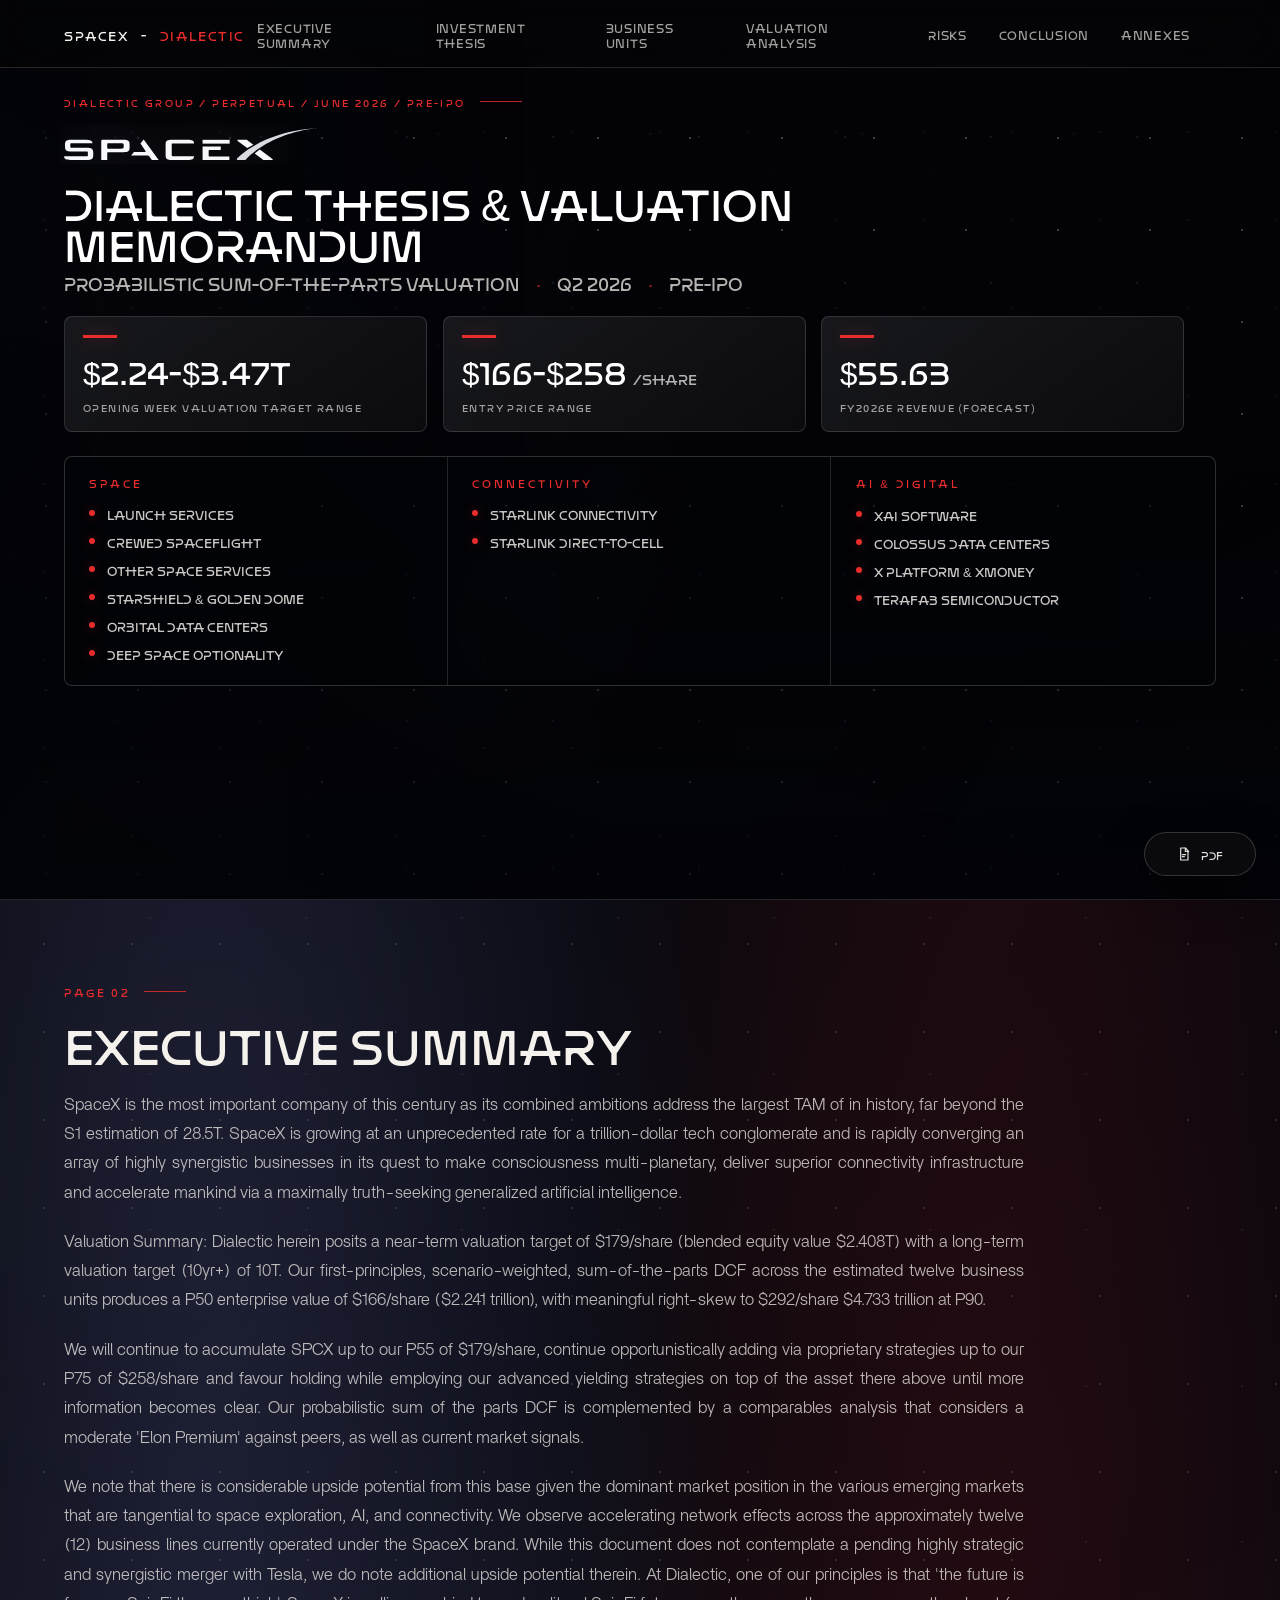
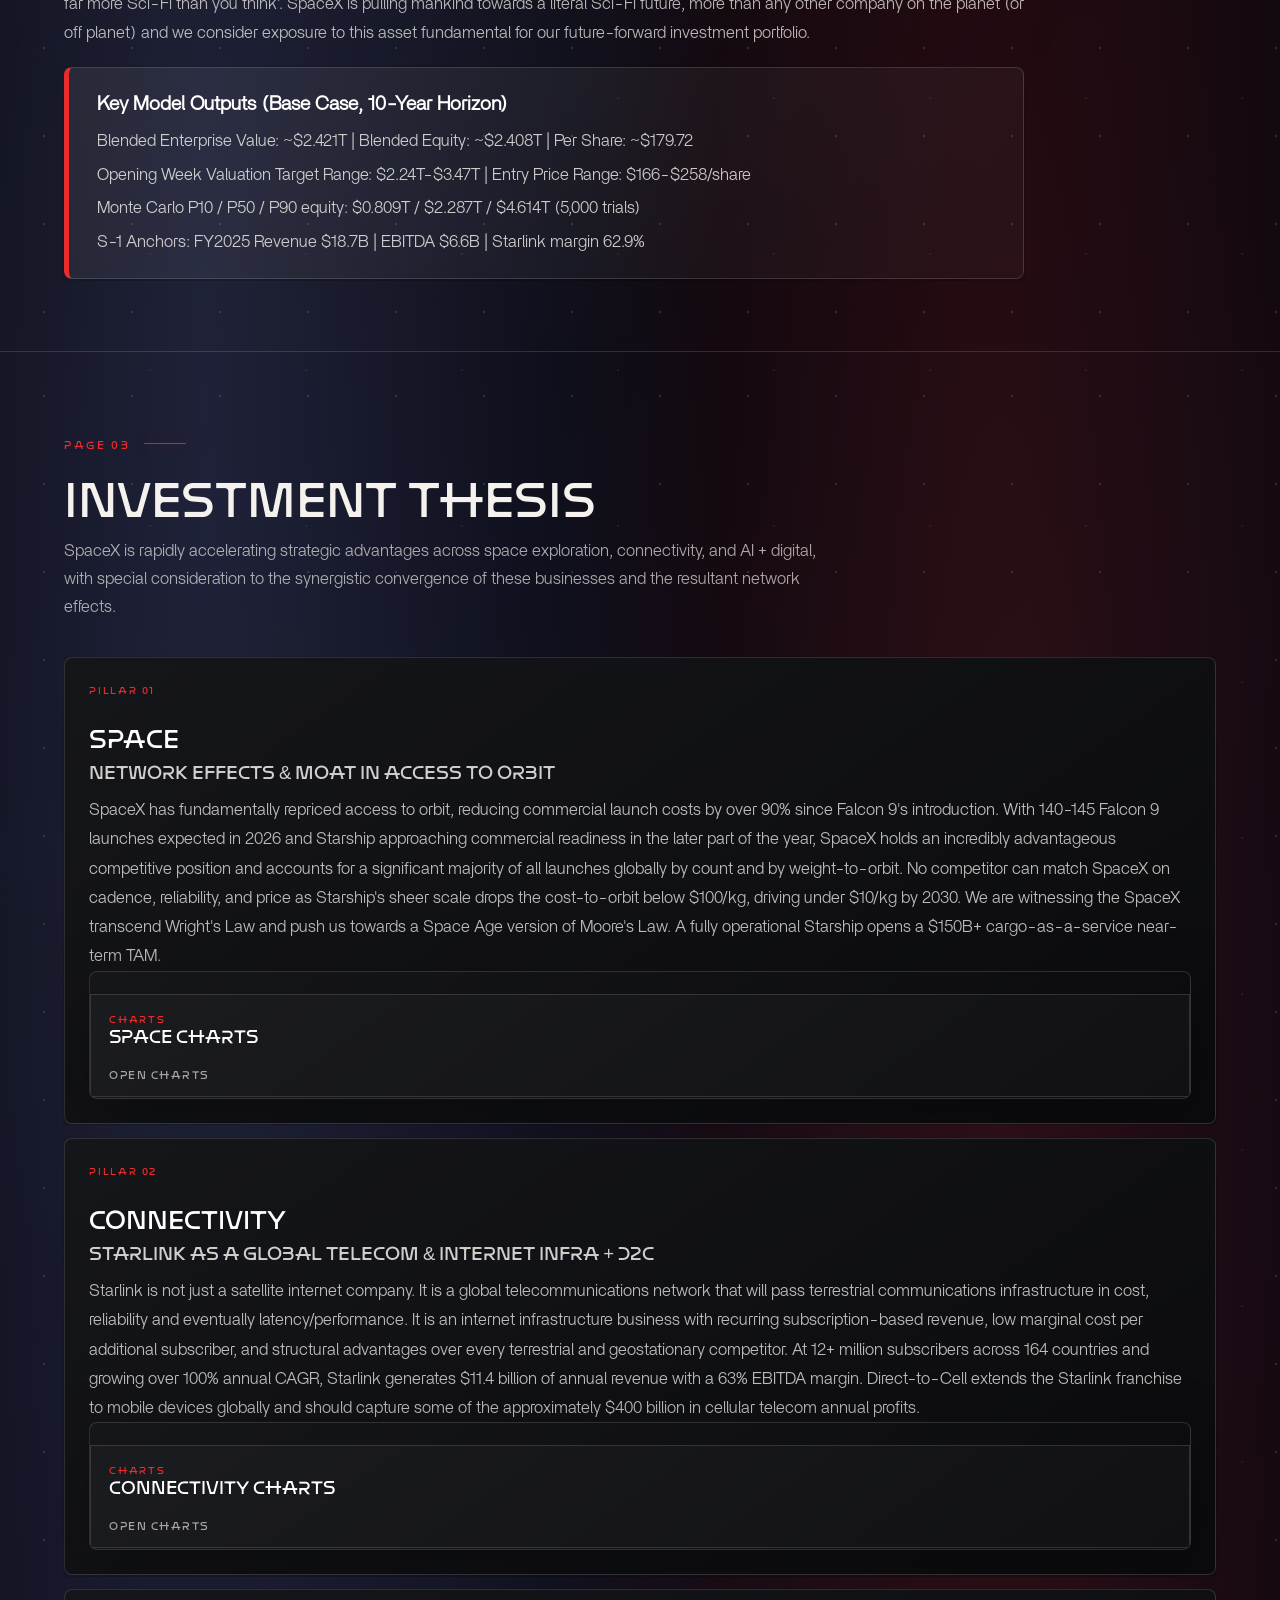
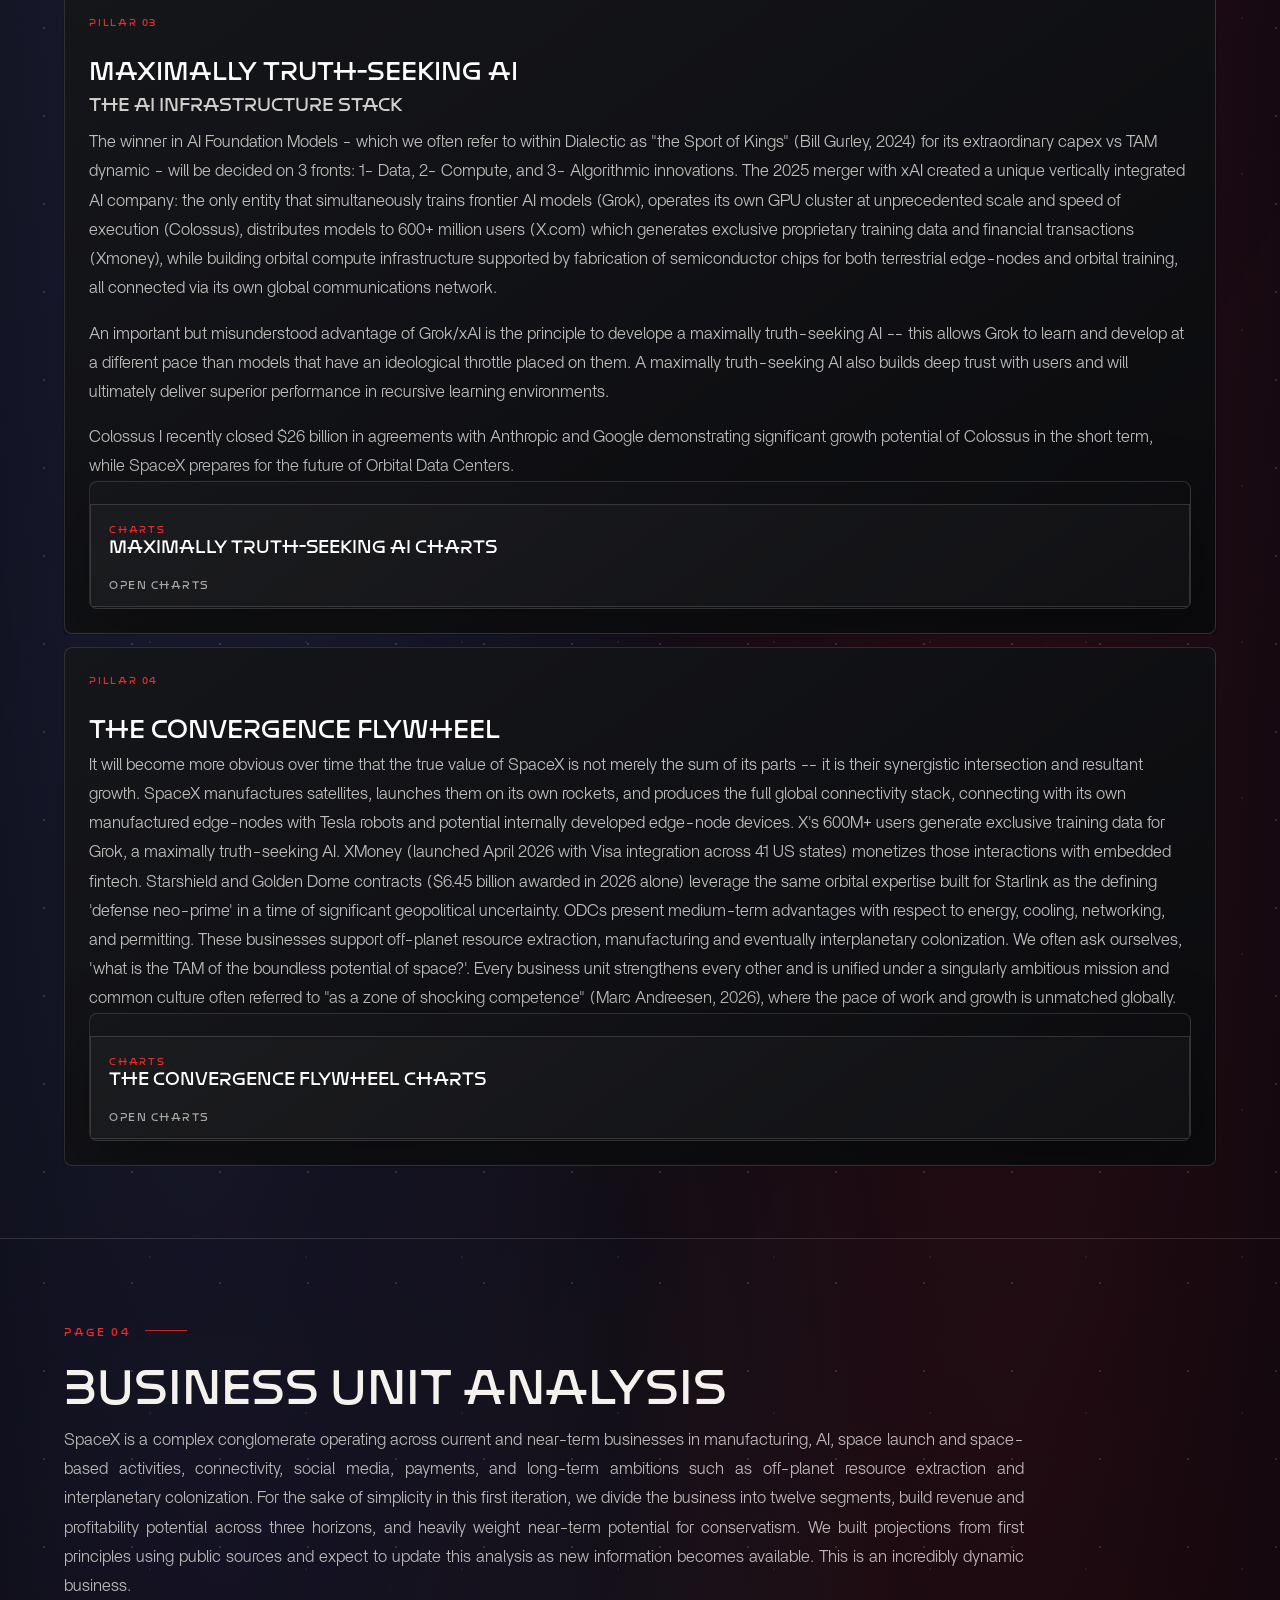
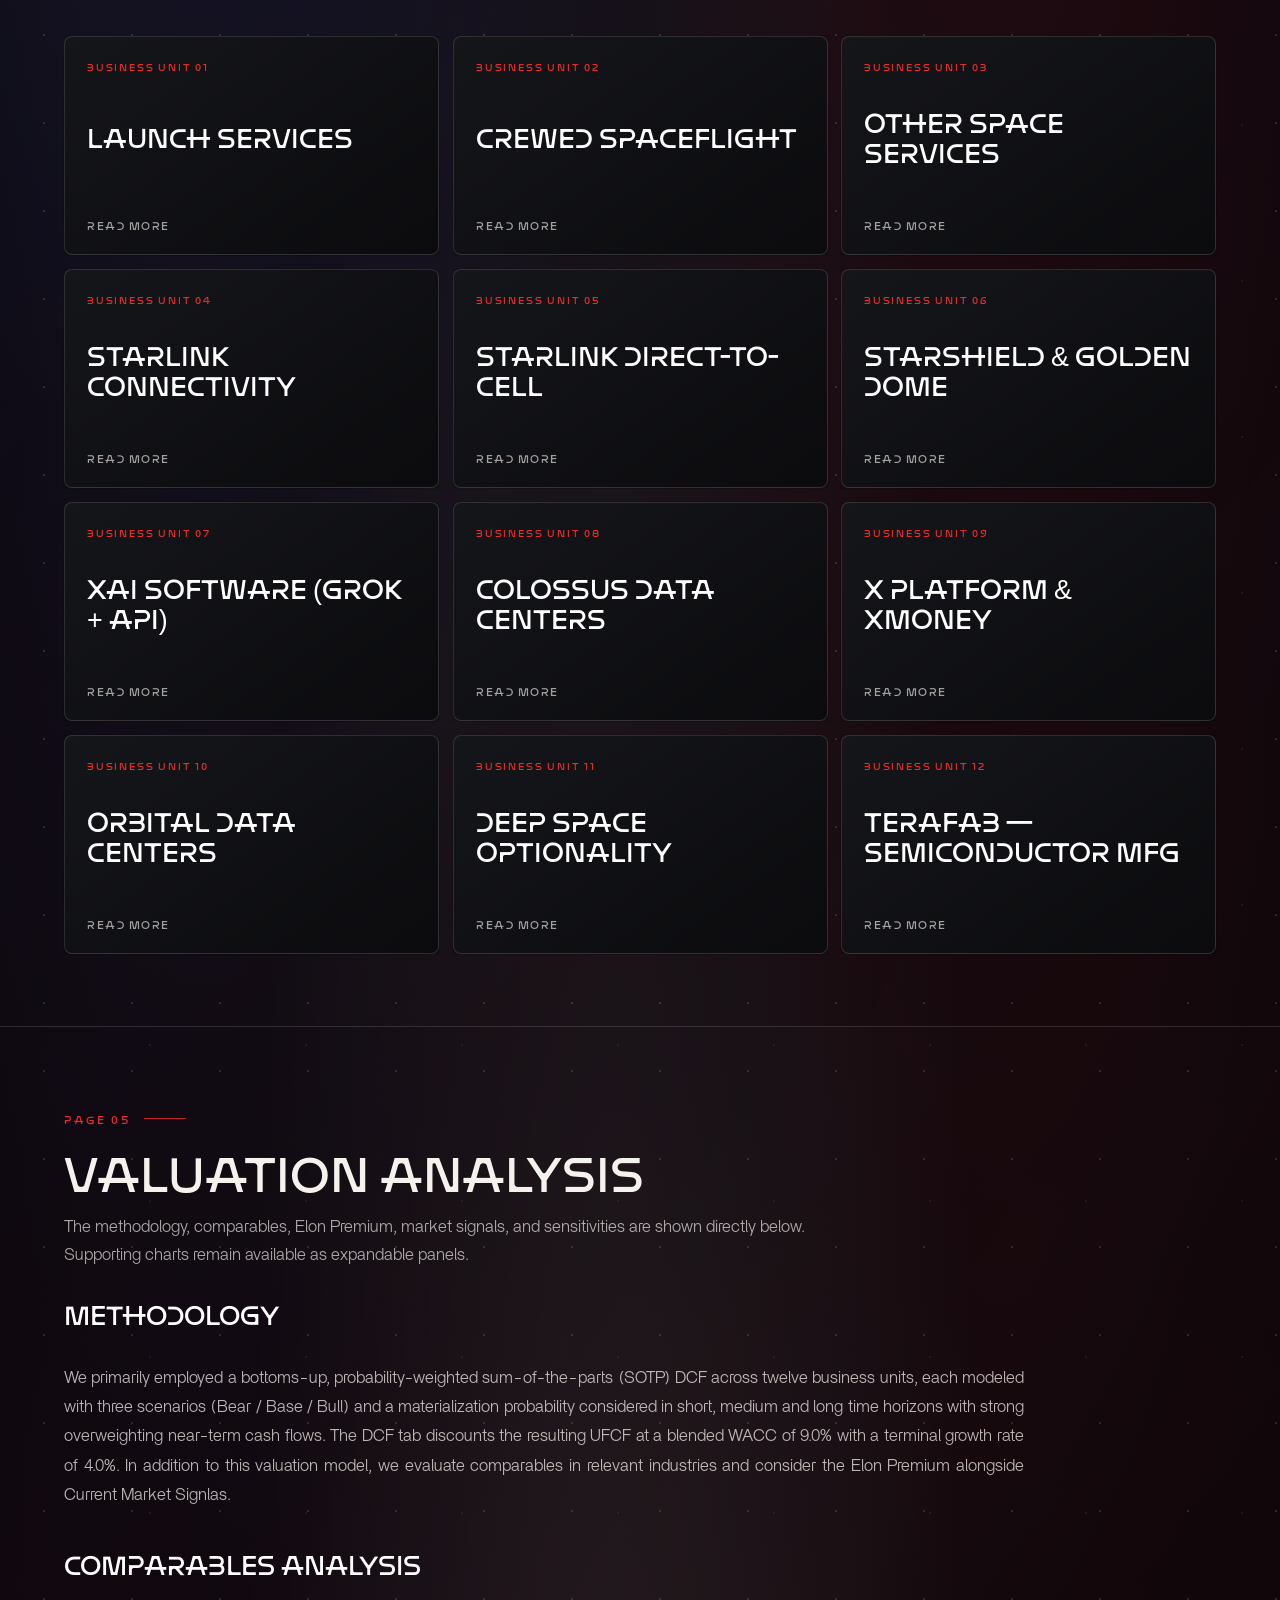
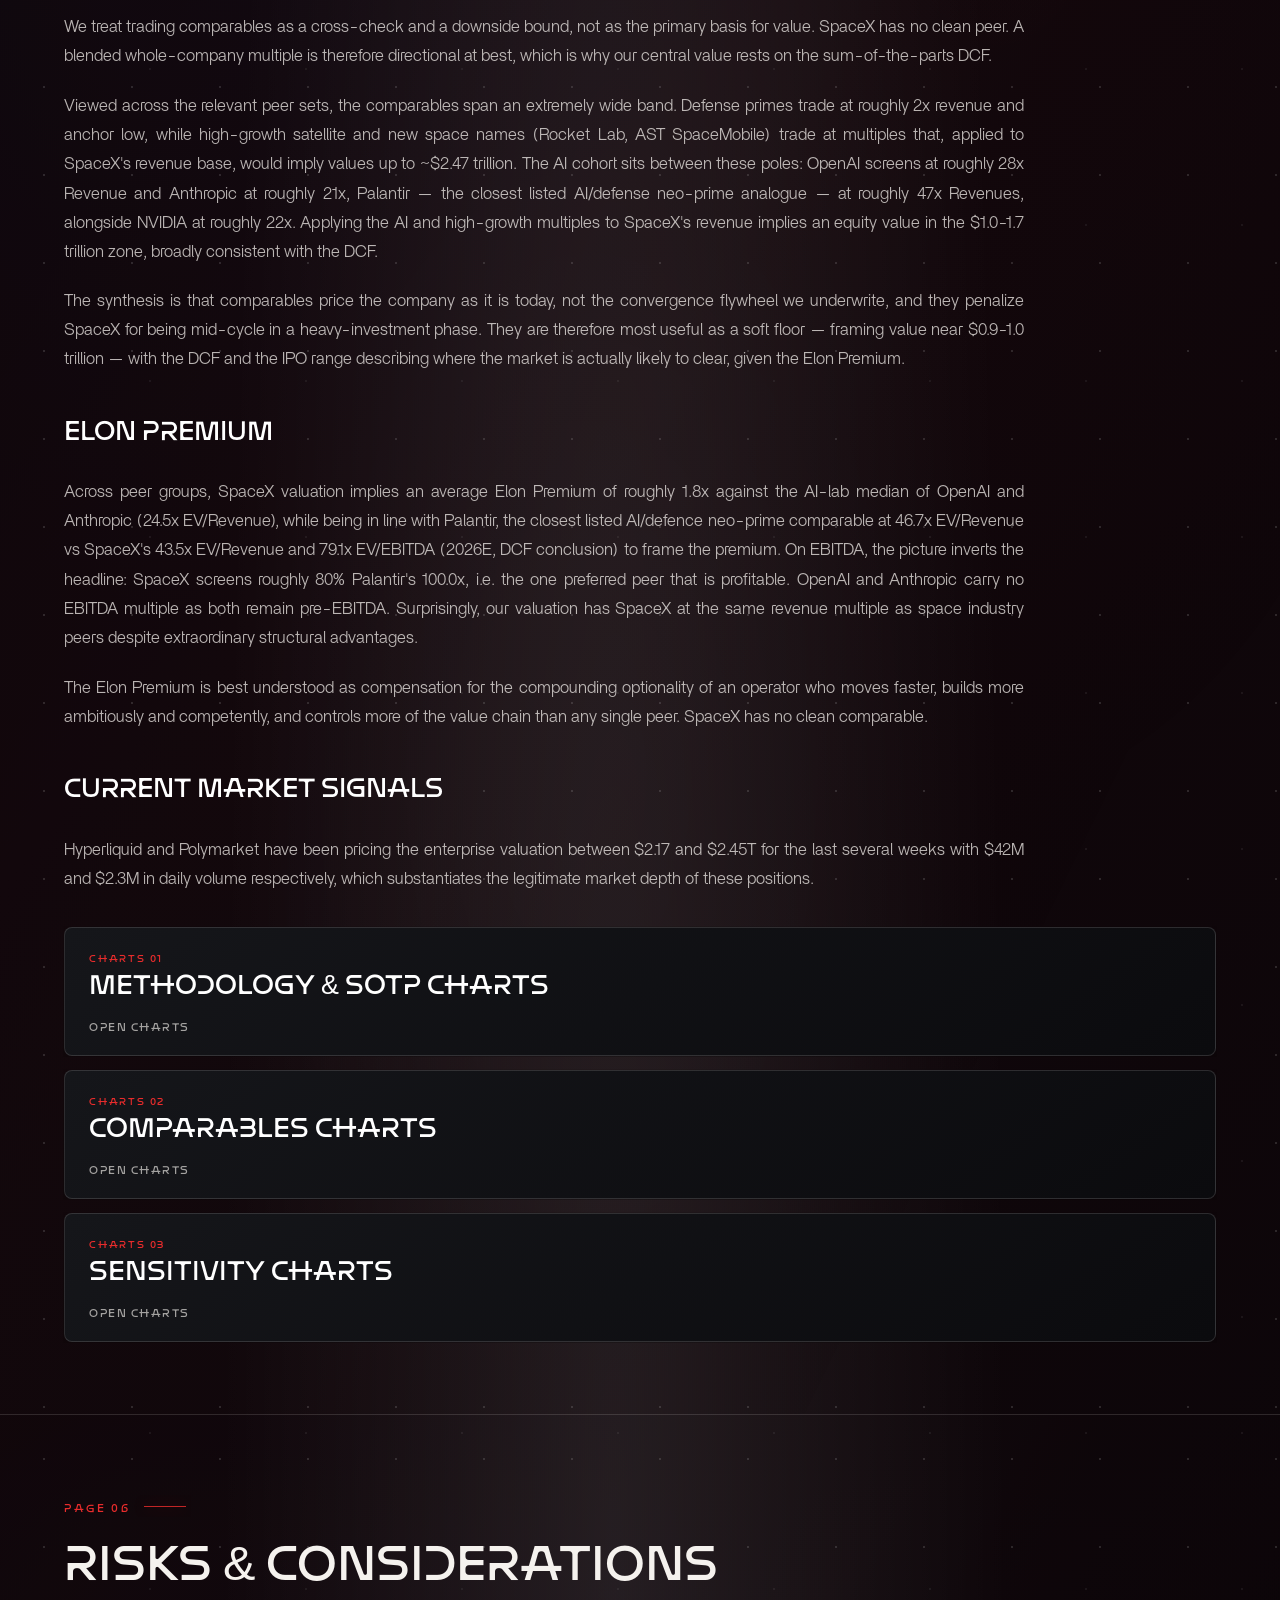
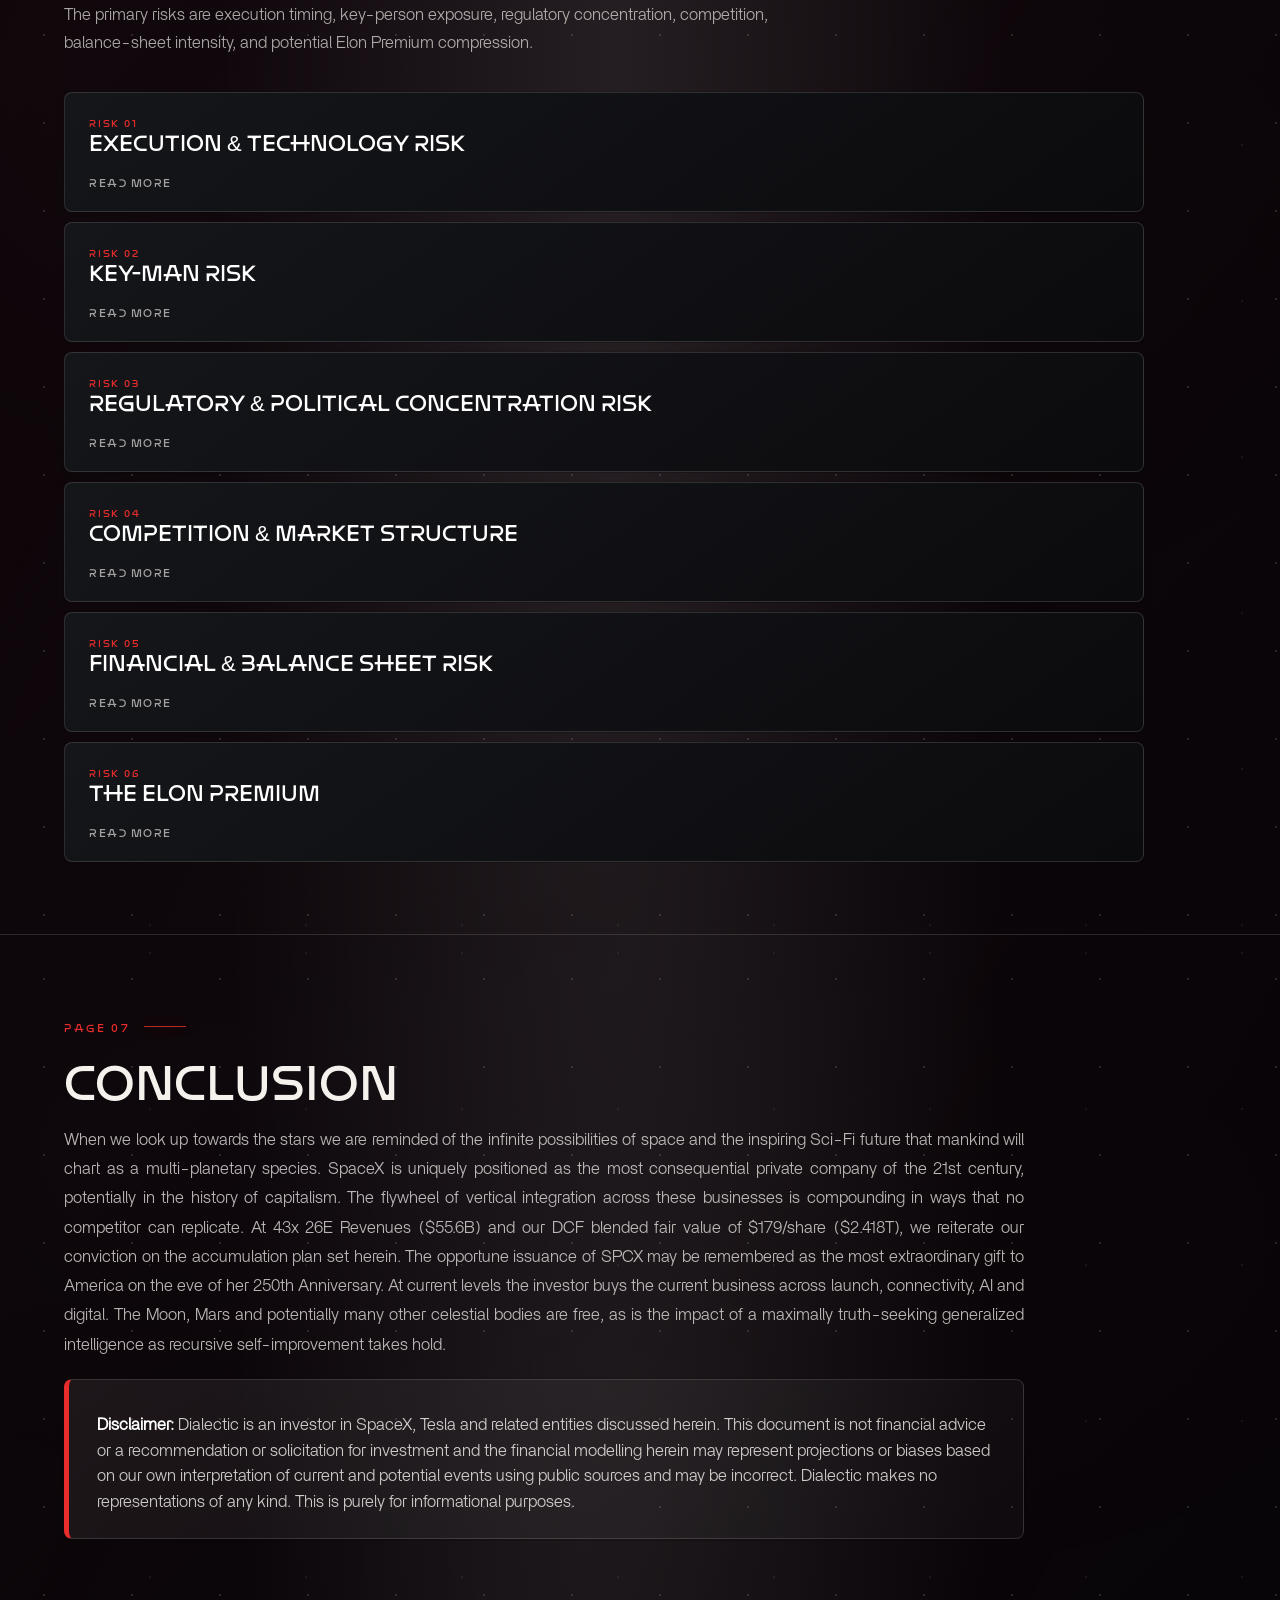
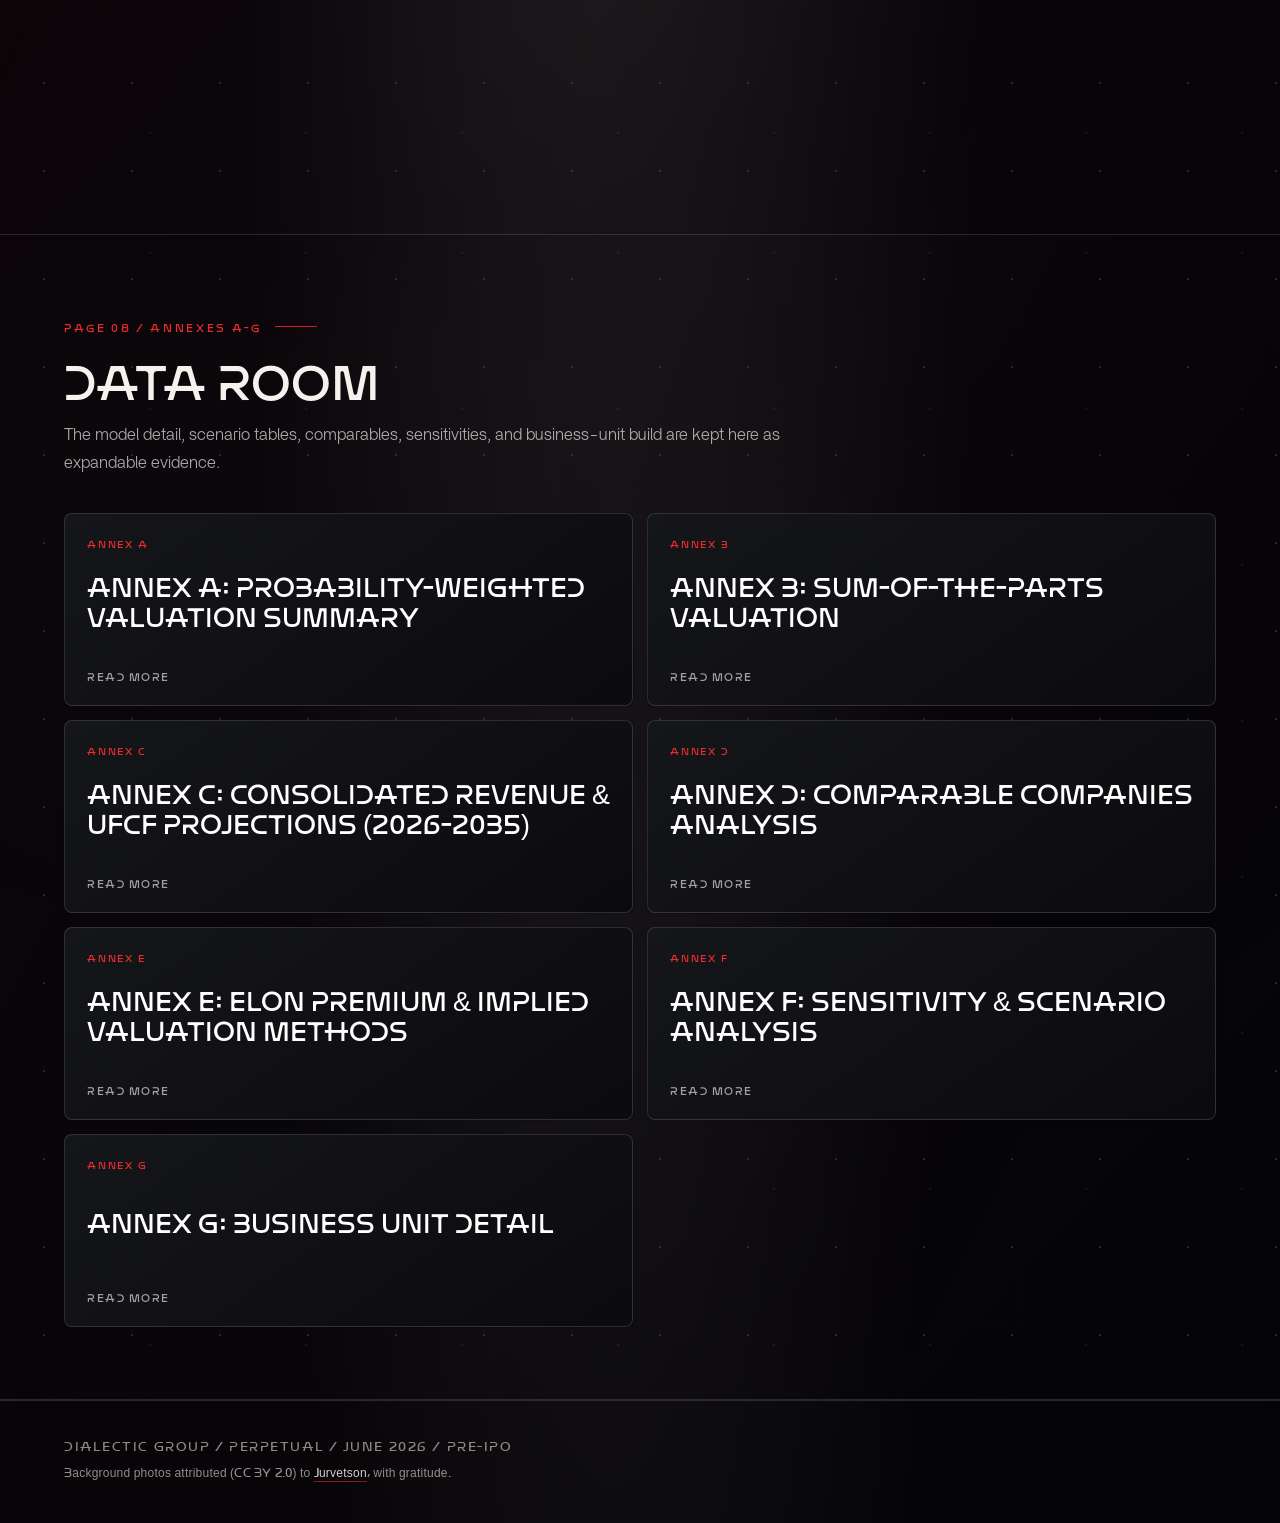
<file: index2.html>
<!doctype html>
<html lang="en">
<head>
  <meta charset="utf-8">
  <meta name="viewport" content="width=device-width, initial-scale=1">
  <title>SpaceX Thesis &amp; Valuation</title>
  <link rel="preload" as="image" href="./assets/hero/orbit-reentry.jpg">
  <style>
@font-face {
  font-family: 'Dialectic';
  src: url('[data-uri]') format('opentype');
  font-weight: normal; font-style: normal; font-display: swap;
}
@font-face {
  font-family: 'DialecticText';
  src: url('./assets/fonts/dialectic.woff2') format('woff2');
  font-weight: normal; font-style: normal; font-display: swap;
}
@font-face {
  font-family: 'BrittiSansLight';
  src: url('./assets/fonts/britti-sans-light.otf') format('opentype');
  font-weight: 300; font-style: normal; font-display: swap;
}
    :root{
      --bg:#050507;
      --panel:#101114;
      --panel-2:#17181d;
      --ink:#f5f2ee;
      --muted:rgba(245,242,238,.68);
      --line:rgba(245,242,238,.14);
      --red:#e92c2c;
      --red-soft:rgba(233,44,44,.18);
      --shadow:0 30px 90px rgba(0,0,0,.42);
      --radius:8px;
      --font-display:'Dialectic','Arial',sans-serif;
      --font-body:'DialecticText',Arial,ui-sans-serif,system-ui,-apple-system,BlinkMacSystemFont,"Segoe UI",sans-serif;
      --font-prose:'BrittiSansLight',Arial,ui-sans-serif,system-ui,-apple-system,BlinkMacSystemFont,"Segoe UI",sans-serif;
      --font:var(--font-body);
      --copy-size:17px;
    }
    *{box-sizing:border-box}
    html{scroll-behavior:smooth;background:var(--bg)}
    body{
      margin:0;
      font-family:var(--font);
      color:var(--ink);
      background:
        radial-gradient(ellipse at 16% 18%,rgba(108,118,190,.24),transparent 34%),
        radial-gradient(ellipse at 78% 24%,rgba(233,44,44,.16),transparent 32%),
        radial-gradient(ellipse at 48% 72%,rgba(255,255,255,.09),transparent 42%),
        linear-gradient(132deg,#050507 0%,#080812 34%,#12070b 58%,#040407 100%),
        var(--bg);
      min-height:100vh;
      overflow-x:hidden;
    }
    body::before{
      content:"";
      position:fixed;
      inset:0;
      z-index:0;
      pointer-events:none;
      opacity:.28;
      background-image:
        radial-gradient(ellipse at 28% 30%,rgba(80,94,145,.10),transparent 32%),
        radial-gradient(ellipse at 66% 42%,rgba(75,34,42,.055),transparent 38%),
        radial-gradient(ellipse at 44% 70%,rgba(255,255,255,.035),transparent 40%),
        linear-gradient(118deg,transparent 18%,rgba(78,88,126,.055) 38%,rgba(255,255,255,.028) 50%,rgba(82,38,46,.03) 62%,transparent 82%),
        radial-gradient(circle,rgba(255,255,255,.58) 0 .8px,transparent 1.2px),
        radial-gradient(circle,rgba(255,255,255,.30) 0 .75px,transparent 1.15px),
        radial-gradient(circle,rgba(181,196,255,.24) 0 .65px,transparent 1px);
      background-size:100% 100%,100% 100%,100% 100%,100% 100%,76px 76px,128px 128px,184px 184px;
      background-position:center,center,center,center,0 0,34px 58px,92px 18px;
      animation:starDrift 180s linear infinite;
    }
    body::after{
      content:"";
      position:fixed;
      inset:-18%;
      z-index:0;
      pointer-events:none;
      opacity:.07;
      background:
        conic-gradient(from 210deg at 50% 50%,transparent 0 16%,rgba(255,255,255,.07) 24%,rgba(82,92,130,.08) 31%,rgba(78,36,42,.05) 40%,transparent 56% 100%);
      filter:blur(46px);
      transform:rotate(-9deg);
    }
    @keyframes starDrift{to{transform:translate3d(-112px,64px,0)}}
    a{color:inherit;text-decoration:none}
    button{font:inherit}
    .site-shell,.footer{position:relative;z-index:1}
    .nav{
      position:fixed;
      top:0;
      left:0;
      right:0;
      z-index:40;
      height:68px;
      display:flex;
      align-items:center;
      justify-content:space-between;
      padding:0 5vw;
      border-bottom:1px solid var(--line);
      background:rgba(5,5,7,.66);
      backdrop-filter:blur(18px);
    }
    .brand{display:flex;align-items:center;gap:12px;font-family:var(--font-display);font-size:13px;letter-spacing:.12em;text-transform:uppercase;font-weight:400}
    .brand-mark{width:9px;height:9px;background:var(--red);box-shadow:0 0 22px rgba(233,44,44,.8)}
    .brand-dialectic{color:var(--red)}
    .nav-links{display:flex;gap:8px;align-items:center;justify-content:flex-end;min-width:0;flex:1;overflow-x:auto;scrollbar-width:none}
    .nav-links::-webkit-scrollbar{display:none}
    .nav-links a{
      font-family:var(--font-display);
      color:rgba(245,242,238,.66);
      font-size:12px;
      letter-spacing:.06em;
      padding:10px 12px;
      border-radius:999px;
      transition:color .2s ease,background .2s ease,transform .2s ease;
    }
    .nav-links a:hover,.nav-links a.active{color:#fff;background:rgba(255,255,255,.08);transform:translateY(-1px)}
    .nav-actions{
      display:flex;
      align-items:center;
      justify-content:flex-end;
      margin-left:14px;
      position:relative;
      z-index:45;
      flex:0 0 auto;
    }
    /* Language switcher temporarily disabled (per-language pages not present in this build). */
    .language-switcher{position:relative;display:none}
    .language-trigger{
      appearance:none;
      border:1px solid rgba(245,242,238,.20);
      background:rgba(245,242,238,.12);
      color:#fff;
      min-width:88px;
      height:42px;
      padding:0 18px;
      border-radius:999px;
      display:inline-flex;
      align-items:center;
      justify-content:center;
      gap:11px;
      font-family:var(--font-display);
      font-size:15px;
      line-height:1;
      letter-spacing:.08em;
      text-transform:uppercase;
      cursor:pointer;
      box-shadow:inset 0 0 0 1px rgba(255,255,255,.035),0 14px 34px rgba(0,0,0,.22);
      transition:background .18s ease,border-color .18s ease,transform .18s ease;
      white-space:nowrap;
    }
    .language-trigger:hover,
    .language-trigger[aria-expanded="true"]{
      background:rgba(245,242,238,.18);
      border-color:rgba(245,242,238,.34);
      transform:translateY(-1px);
    }
    .language-trigger svg{
      width:18px;
      height:18px;
      flex:0 0 auto;
      stroke:currentColor;
      opacity:.94;
    }
    .language-trigger span{display:inline-block;min-width:24px;text-align:left}
    .language-menu{
      position:absolute;
      top:calc(100% + 10px);
      right:0;
      width:220px;
      padding:8px;
      border:1px solid rgba(245,242,238,.18);
      border-radius:14px;
      background:rgba(10,11,15,.92);
      backdrop-filter:blur(18px);
      box-shadow:0 22px 60px rgba(0,0,0,.36);
      display:grid;
      gap:4px;
    }
    .language-menu[hidden]{display:none}
    .language-menu button{
      appearance:none;
      border:0;
      background:transparent;
      color:rgba(245,242,238,.72);
      width:100%;
      min-height:34px;
      padding:8px 10px;
      border-radius:9px;
      display:flex;
      align-items:center;
      justify-content:space-between;
      font-family:var(--font-body);
      font-size:12px;
      letter-spacing:.04em;
      text-align:left;
      cursor:pointer;
    }
    .language-menu button::after{
      content:attr(data-lang-code);
      color:rgba(245,242,238,.44);
      font-family:var(--font-display);
      font-size:10px;
      letter-spacing:.08em;
    }
    .language-menu button:hover,
    .language-menu button[aria-checked="true"]{
      background:rgba(245,242,238,.10);
      color:#fff;
    }
    .page{
      min-height:auto;
      padding:84px 5vw 72px;
      position:relative;
      display:flex;
      align-items:flex-start;
      overflow:hidden;
      border-bottom:1px solid var(--line);
    }
    .page:not(.landing){min-height:100vh}
    .page::before{
      content:"";
      position:absolute;
      inset:0;
      z-index:1;
      pointer-events:none;
      opacity:.28;
      mix-blend-mode:screen;
      background:
        linear-gradient(108deg,transparent 0 36%,rgba(255,255,255,var(--section-sweep-opacity,0)) 48%,rgba(233,44,44,var(--section-sweep-red-opacity,0)) 54%,transparent 68% 100%),
        radial-gradient(ellipse at 18% 24%,rgba(80,94,145,.08),transparent 34%),
        radial-gradient(ellipse at 72% 38%,rgba(78,36,42,.045),transparent 38%),
        radial-gradient(ellipse at 46% 68%,rgba(255,255,255,.032),transparent 34%),
        linear-gradient(116deg,transparent 20%,rgba(76,88,126,.055) 40%,rgba(255,255,255,.028) 50%,rgba(82,38,46,.032) 62%,transparent 80%),
        radial-gradient(circle,rgba(255,255,255,.48) 0 .8px,transparent 1.2px),
        radial-gradient(circle,rgba(255,255,255,.22) 0 .7px,transparent 1.1px);
      background-size:240% 100%,100% 100%,100% 100%,100% 100%,100% 100%,88px 88px,156px 156px;
      background-position:115% 0,center,center,center,center,0 0,72px 96px;
      background-repeat:no-repeat,no-repeat,no-repeat,no-repeat,no-repeat,repeat,repeat;
      animation:none;
    }
    .page:not(.landing)::after{
      content:"";
      position:absolute;
      inset:-8%;
      z-index:0;
      pointer-events:none;
      opacity:0;
      background:
        linear-gradient(90deg,rgba(5,5,7,.92) 0%,rgba(5,5,7,.72) 38%,rgba(5,5,7,.82) 100%),
        linear-gradient(0deg,rgba(5,5,7,.88) 0%,rgba(5,5,7,.40) 44%,rgba(5,5,7,.76) 100%),
        radial-gradient(ellipse at var(--section-glow-x,72%) var(--section-glow-y,32%),var(--section-glow,rgba(233,44,44,.20)),transparent 38%),
        var(--section-art);
      background-size:cover;
      background-position:var(--section-art-position,center);
      background-repeat:no-repeat;
      filter:saturate(.9) contrast(1.08) brightness(.78);
      transform:scale(1.08) translate3d(var(--section-pan-x,-1%),var(--section-pan-y,0),0);
      transition:opacity .8s ease,filter .8s ease;
      animation:none;
    }
    .page:not(.landing).is-current::after{opacity:0;filter:saturate(.98) contrast(1.12) brightness(.84)}
    #executive-summary{--section-art:url("./assets/hero/orbital-earth-view.jpg");--section-art-position:center 50%;--section-glow:rgba(255,236,205,.16);--section-glow-x:54%;--section-glow-y:34%;--section-pan-x:.8%;--section-pan-y:-1.4%}
    #valuation-analysis{--section-art:url("./assets/hero/starship-liftoff-close.jpg");--section-art-position:center 45%;--section-glow:rgba(255,196,120,.20);--section-glow-x:52%;--section-glow-y:50%;--section-pan-x:1.4%;--section-pan-y:-1.2%}
    #investment-thesis{--section-art:url("./assets/hero/starbase-vehicles-sunset.jpg");--section-art-position:center 58%;--section-glow:rgba(210,218,232,.15);--section-glow-x:50%;--section-glow-y:48%;--section-pan-x:-1.3%;--section-pan-y:-.4%}
    #companies{--section-art:url("./assets/hero/booster-catch.jpg");--section-art-position:center 52%;--section-glow:rgba(255,184,82,.18);--section-glow-x:58%;--section-glow-y:44%;--section-pan-x:-1.4%;--section-pan-y:-.8%}
    #risks{--section-art:url("./assets/hero/booster-catch-wide.jpg");--section-art-position:center 50%;--section-glow:rgba(255,214,168,.20);--section-glow-x:50%;--section-glow-y:28%;--section-pan-x:1%;--section-pan-y:-1.6%}
    #conclusion{--section-art:url("./assets/hero/falcon-heavy-launch.jpg");--section-art-position:center 48%;--section-glow:rgba(233,44,44,.16);--section-glow-x:58%;--section-glow-y:36%;--section-pan-x:-1.2%;--section-pan-y:-.8%}
    #annexes{--section-art:url("./assets/hero/orbit-reentry.jpg");--section-art-position:center 52%;--section-glow:rgba(255,184,82,.18);--section-glow-x:58%;--section-glow-y:44%;--section-pan-x:-1.4%;--section-pan-y:-.8%}
    .landing::before{opacity:.10}
    .landing{
      min-height:100vh;
      align-items:flex-start;
      padding-top:clamp(94px,10.5vh,120px);
      padding-bottom:34px;
    }
    .video-backdrop,.global-photo-backdrop{
      inset:0;
      z-index:0;
      pointer-events:none;
      overflow:hidden;
      isolation:isolate;
      background:#030306;
    }
    .video-backdrop{position:absolute}
    .global-photo-backdrop{position:fixed}
    .video-backdrop::before,.global-photo-backdrop::before{
      content:"";
      position:absolute;
      inset:0;
      z-index:7;
      opacity:.42;
      background-image:
        radial-gradient(circle,rgba(255,255,255,.80) 0 .7px,transparent 1.1px),
        radial-gradient(circle,rgba(181,196,255,.34) 0 .75px,transparent 1.2px),
        radial-gradient(circle,rgba(255,255,255,.20) 0 .6px,transparent 1px);
      background-size:92px 92px,146px 146px,212px 212px;
      background-position:0 0,42px 64px,120px 28px;
      mix-blend-mode:screen;
      animation:heroStarfield 96s linear infinite;
    }
    .video-backdrop::after,.global-photo-backdrop::after{
      content:"";
      position:absolute;
      inset:0;
      z-index:8;
      background:
        linear-gradient(90deg,rgba(3,4,9,.88) 0%,rgba(3,4,9,.56) 34%,rgba(3,4,9,.20) 64%,rgba(3,4,9,.62) 100%),
        linear-gradient(0deg,rgba(3,4,9,.82) 0%,rgba(3,4,9,.12) 42%,rgba(3,4,9,.42) 100%),
        radial-gradient(ellipse at 72% 48%,rgba(233,44,44,.18),transparent 38%);
    }
    .hero-video{
      inset:0;
      overflow:hidden;
      background-image:none;
      background-position:center 66%;
    }
    .hero-video video{display:none}
    .hero-photo{
      position:absolute;
      inset:-4%;
      opacity:0;
      background-image:var(--photo);
      background-size:cover;
      background-position:var(--photo-position,center 68%);
      transform:scale(1.03);
      animation:photoRotate 81s ease-in-out infinite;
      will-change:opacity;
    }
    .hero-photo:nth-of-type(1){animation-delay:0s}
    .hero-photo:nth-of-type(2){animation-delay:7s}
    .hero-photo:nth-of-type(3){animation-delay:14s}
    .hero-photo:nth-of-type(4){animation-delay:21s}
    .hero-photo:nth-of-type(5){animation-delay:28s}
    .hero-photo:nth-of-type(6){animation-delay:35s}
    .hero-photo:nth-of-type(7){animation-delay:42s}
    .hero-photo:nth-of-type(8){animation-delay:49s}
    .hero-photo:nth-of-type(9){animation-delay:56s}
    .hero-video::after{
      background:
        linear-gradient(90deg,rgba(3,4,9,.72) 0%,rgba(3,4,9,.22) 48%,rgba(3,4,9,.28) 100%),
        linear-gradient(0deg,rgba(3,4,9,.68) 0%,rgba(3,4,9,.06) 50%,rgba(3,4,9,.06) 100%);
    }
    @keyframes photoRotate{
      0%{opacity:0}
      2.2%{opacity:.82}
      8.9%{opacity:.82}
      11.1%{opacity:0}
      100%{opacity:0}
    }
    .page-inner{position:relative;z-index:2;width:100%;max-width:1180px;margin:0 auto}
    .page-kicker{
      font-family:var(--font-display);
      color:var(--red);
      font-size:11px;
      letter-spacing:.24em;
      text-transform:uppercase;
      font-weight:400;
      margin-bottom:18px;
    }
    h1,h2,h3,p{margin:0}
    h1,h2,h3,.expand-title,.metric-square strong,.hero-metric-card strong,.btn,.card-index,.expand-action,.detail-label,.metric-square span,.hero-metric-card span,.company-map-heading,.company-map-button,.spacex-wordmark,.hero-subtitle{font-family:var(--font-display)}
    h1{
      max-width:960px;
      font-size:clamp(36px,5.3vw,82px);
      line-height:.88;
      letter-spacing:0;
      font-weight:400;
    }
    .landing h1{
      max-width:1280px;
      color:#fff;
      font-size:clamp(30px,3.4vw,54px);
      line-height:.94;
      letter-spacing:0;
    }
    .landing .page-inner{max-width:1280px}
    .landing .page-kicker{
      font-size:10px;
      margin-bottom:14px;
    }
    .spacex-wordmark{
      display:block;
      width:clamp(156px,20vw,286px);
      max-width:62vw;
      line-height:0;
      margin:6px 0 18px;
    }
    .spacex-wordmark img{
      display:block;
      width:100%;
      height:auto;
      filter:drop-shadow(0 0 22px rgba(255,255,255,.18));
    }
    .hero-subtitle{
      max-width:1120px;
      color:rgba(245,242,238,.74);
      font-size:clamp(15px,1.4vw,20px);
      line-height:1.2;
      letter-spacing:0;
      margin-top:12px;
    }
    .hero-subtitle span{color:rgba(233,44,44,.78);padding:0 12px}
    h2{
      max-width:860px;
      font-size:clamp(28px,3.8vw,52px);
      line-height:.94;
      letter-spacing:0;
      font-weight:400;
    }
    .lede{
      max-width:760px;
      color:var(--muted);
      font-family:var(--font-prose);
      font-size:var(--copy-size);
      line-height:1.64;
      margin-top:24px;
    }
    #businessUnitLead{
      max-width:960px;
      color:rgba(245,242,238,.74);
      line-height:1.72;
      text-align:justify;
    }
    .hero-grid{display:grid;grid-template-columns:minmax(0,1280px);gap:38px;align-items:center}
    .hero-actions{display:flex;gap:12px;flex-wrap:wrap;margin-top:34px}
    .hero-metric-grid{
      display:grid;
      grid-template-columns:repeat(3,minmax(0,1fr));
      gap:16px;
      max-width:1120px;
      margin-top:24px;
    }
    .hero-metric-card{
      min-height:116px;
      border:1px solid var(--line);
      border-radius:var(--radius);
      background:linear-gradient(145deg,var(--panel-2),#0b0b0e);
      box-shadow:0 24px 70px rgba(0,0,0,.28);
      padding:clamp(14px,1.45vw,18px);
      display:flex;
      flex-direction:column;
      justify-content:space-between;
      gap:10px;
      overflow:hidden;
    }
    .hero-metric-card::before{
      content:"";
      width:34px;
      height:3px;
      background:var(--red);
      box-shadow:0 0 18px rgba(233,44,44,.45);
    }
    .hero-metric-card strong{
      color:#fff;
      display:inline-flex;
      align-items:baseline;
      font-size:clamp(28px,2.45vw,38px);
      line-height:.94;
      font-weight:400;
      letter-spacing:0;
      white-space:nowrap;
      max-width:100%;
    }
    .hero-metric-card strong small{display:inline;font-size:.46em;line-height:1;margin-left:6px;color:rgba(245,242,238,.72);white-space:nowrap}
    .hero-metric-card span{
      color:rgba(245,242,238,.64);
      font-size:10px;
      line-height:1.25;
      letter-spacing:.14em;
      text-transform:uppercase;
      font-weight:400;
      max-width:280px;
    }
    .landing-company-map{
      max-width:1280px;
      margin-top:24px;
      display:grid;
      grid-template-columns:repeat(3,minmax(0,1fr));
      gap:0;
      border:1px solid rgba(245,242,238,.18);
      border-radius:var(--radius);
      background:rgba(3,4,8,.56);
      overflow:hidden;
      backdrop-filter:blur(12px);
    }
    .company-map-group{
      border:0;
      border-right:1px solid rgba(245,242,238,.14);
      border-radius:0;
      background:transparent;
      padding:18px 24px 20px;
      min-height:162px;
      backdrop-filter:none;
    }
    .company-map-group:last-child{border-right:0}
    .company-map-heading{
      display:block;
      color:var(--red);
      font-size:11px;
      letter-spacing:.28em;
      text-transform:uppercase;
      margin-bottom:14px;
      font-weight:400;
    }
    .company-map-list{display:grid;gap:6px}
    .company-map-button{
      width:100%;
      min-height:22px;
      border:0;
      border-radius:0;
      background:transparent;
      color:rgba(245,242,238,.82);
      padding:0 0 0 18px;
      text-align:left;
      font-size:clamp(12px,1vw,15px);
      line-height:1.18;
      cursor:pointer;
      position:relative;
      transition:transform .2s ease,color .2s ease;
    }
    .company-map-button::before{
      content:"";
      position:absolute;
      left:0;
      top:.58em;
      width:6px;
      height:6px;
      border-radius:999px;
      background:var(--red);
      box-shadow:0 0 12px rgba(233,44,44,.42);
    }
    .company-map-button:hover{
      transform:translateX(4px);
      color:#fff;
    }
    .btn{
      font-family:var(--font-display);
      border:1px solid var(--line);
      background:rgba(255,255,255,.06);
      color:#fff;
      min-height:44px;
      padding:0 18px;
      border-radius:999px;
      display:inline-flex;
      align-items:center;
      justify-content:center;
      gap:10px;
      cursor:pointer;
      transition:transform .22s ease,background .22s ease,border-color .22s ease;
    }
    .btn:hover{transform:translateY(-2px);background:rgba(255,255,255,.11);border-color:rgba(255,255,255,.28)}
    .btn.primary{background:#fff;color:#08080a;border-color:#fff}
    .btn.primary:hover{background:#e9e9e9}
    .orbital-card{
      min-height:360px;
      border:1px solid var(--line);
      border-radius:var(--radius);
      background:linear-gradient(145deg,rgba(255,255,255,.08),rgba(255,255,255,.025));
      box-shadow:var(--shadow);
      position:relative;
      overflow:hidden;
    }
    .orbital-card::before{
      content:"";
      position:absolute;
      width:150px;
      height:150px;
      left:50%;
      top:50%;
      transform:translate(-50%,-50%);
      border-radius:50%;
      background:var(--red);
      box-shadow:0 0 120px rgba(233,44,44,.55);
      animation:pulseCore 4s ease-in-out infinite;
    }
    .orbital-card::after{
      content:"";
      position:absolute;
      inset:46px;
      border-radius:50%;
      border:1px solid rgba(255,255,255,.14);
      box-shadow:0 0 0 56px rgba(255,255,255,.035),0 0 0 112px rgba(255,255,255,.025);
      animation:rotateOrbit 38s linear infinite;
    }
    .landing-orbital{
      position:absolute;
      z-index:1;
      right:clamp(24px,7vw,110px);
      top:clamp(120px,20vh,210px);
      width:clamp(190px,24vw,340px);
      min-height:auto;
      aspect-ratio:1;
      opacity:.62;
      pointer-events:none;
      backdrop-filter:blur(2px);
      box-shadow:0 28px 90px rgba(0,0,0,.30);
    }
    .landing-orbital .orbit-moon{
      position:absolute;
      left:50%;
      top:50%;
      width:7px;
      height:7px;
      margin:-3.5px 0 0 -3.5px;
      border-radius:999px;
      background:rgba(245,242,238,.9);
      box-shadow:0 0 14px rgba(255,255,255,.82);
      animation:orbitMoon 12s linear infinite;
      z-index:2;
    }
    .landing-orbital .orbit-moon:nth-child(2){
      width:5px;
      height:5px;
      margin:-2.5px 0 0 -2.5px;
      background:var(--red);
      box-shadow:0 0 16px rgba(233,44,44,.9);
      animation-duration:17s;
      animation-delay:-5s;
    }
    .landing-orbital .orbit-moon:nth-child(3){
      width:6px;
      height:6px;
      margin:-3px 0 0 -3px;
      animation-duration:23s;
      animation-delay:-12s;
      opacity:.72;
    }
    @keyframes pulseCore{50%{transform:translate(-50%,-50%) scale(1.05);box-shadow:0 0 150px rgba(233,44,44,.72)}}
    @keyframes rotateOrbit{to{transform:rotate(360deg)}}
    @keyframes orbitMoon{
      from{transform:rotate(0deg) translateX(clamp(72px,10vw,135px)) rotate(0deg)}
      to{transform:rotate(360deg) translateX(clamp(72px,10vw,135px)) rotate(-360deg)}
    }
    .summary-metrics{
      display:grid;
      grid-template-columns:repeat(3,minmax(220px,1fr));
      gap:14px;
      margin:40px 0 28px;
      max-width:1180px;
    }
    .metric-square{
      min-height:230px;
      border:1px solid var(--line);
      border-radius:var(--radius);
      background:linear-gradient(145deg,var(--panel-2),#0b0b0e);
      box-shadow:var(--shadow);
      padding:clamp(20px,2.25vw,26px);
      display:flex;
      flex-direction:column;
      justify-content:space-between;
      overflow:hidden;
      transition:transform .24s ease,border-color .24s ease;
    }
    .metric-square:hover{transform:translateY(-5px);border-color:rgba(233,44,44,.65)}
    .metric-square span{color:rgba(245,242,238,.62);font-size:11px;line-height:1.25;letter-spacing:.14em;text-transform:uppercase;font-weight:400}
    .metric-square strong{font-size:clamp(32px,3.55vw,48px);line-height:.94;letter-spacing:0;font-weight:400;max-width:100%}
    .metric-square strong small{display:block;font-size:.46em;line-height:1;margin-top:8px;color:rgba(245,242,238,.72)}
    .copy-panel{
      max-width:960px;
      display:grid;
      gap:20px;
      color:rgba(245,242,238,.74);
      font-family:var(--font-prose);
      font-size:var(--copy-size);
      line-height:1.72;
    }
    h2 + .copy-panel{margin-top:28px}
    .copy-panel p{text-align:justify}
    .lede + .valuation-copy{margin-top:28px}
    .valuation-copy .detail-heading{margin-top:18px}
    .valuation-copy .detail-heading:first-child{margin-top:0}
    .model-output-box{
      border:1px solid rgba(245,242,238,.14);
      border-left:5px solid var(--red);
      border-radius:var(--radius);
      background:linear-gradient(145deg,rgba(245,242,238,.075),rgba(245,242,238,.028));
      box-shadow:0 24px 70px rgba(0,0,0,.24);
      padding:24px 28px;
      color:rgba(245,242,238,.82);
      font-family:var(--font-prose);
    }
    .model-output-box h4{
      margin:0 0 12px;
      color:#fff;
      font-family:var(--font-prose);
      font-size:20px;
      line-height:1.2;
      font-weight:700;
    }
    .model-output-box p{
      margin:8px 0 0;
      text-align:left;
      font-size:var(--copy-size);
      line-height:1.5;
    }
    .disclaimer-box strong{color:#fff}
    .summary-actions{display:flex;gap:12px;flex-wrap:wrap;margin-top:8px}
    #valuation-analysis{scroll-margin-top:96px}
    .section-note{
      max-width:760px;
      color:rgba(245,242,238,.55);
      font-family:var(--font-prose);
      font-size:13px;
      line-height:1.55;
      margin-top:18px;
    }
    .interactive-grid{
      display:grid;
      grid-template-columns:minmax(0,1fr);
      gap:14px;
      margin-top:36px;
      align-items:stretch;
    }
    .thesis-card{
      padding:24px;
      display:flex;
      flex-direction:column;
      min-height:100%;
    }
    .thesis-card:hover{
      transform:none;
      border-color:var(--line);
    }
    .thesis-title{
      font-family:var(--font-display);
      color:#fff;
      font-size:clamp(24px,2vw,30px);
      line-height:1.04;
      letter-spacing:0;
      font-weight:400;
      margin:26px 0 12px;
    }
    .thesis-card .detail-heading{
      font-size:clamp(18px,1.45vw,23px);
      color:rgba(245,242,238,.84);
      margin:0 0 16px;
    }
    .thesis-copy{
      color:rgba(245,242,238,.76);
      font-family:var(--font-prose);
      font-size:var(--copy-size);
      line-height:1.72;
      flex:1 1 auto;
    }
    .thesis-copy p{
      margin:0 0 16px;
    }
    .thesis-copy p:last-child{
      margin-bottom:0;
    }
    .thesis-chart-disclosure{
      margin-top:auto;
      padding-top:22px;
    }
    .thesis-chart-disclosure .expand-trigger{
      min-height:auto;
      padding:16px 18px;
      border:1px solid rgba(245,242,238,.14);
      border-radius:var(--radius-sm);
      background:rgba(255,255,255,.025);
    }
    .thesis-chart-disclosure .expand-title{
      margin-top:12px;
      font-size:18px;
    }
    .annex-grid{
      display:grid;
      grid-template-columns:repeat(2,minmax(0,1fr));
      gap:14px;
      margin-top:36px;
    }
    .company-grid{
      display:grid;
      grid-template-columns:repeat(3,minmax(0,1fr));
      gap:14px;
      margin-top:36px;
    }
    .chart-accordion{
      display:grid;
      gap:14px;
      margin-top:34px;
      max-width:1180px;
    }
    .chart-accordion .expand-trigger{
      min-height:126px;
      padding:22px 24px;
    }
    .chart-accordion .expand-title{margin-top:22px}
    .expand-card{
      border:1px solid var(--line);
      border-radius:var(--radius);
      background:linear-gradient(145deg,#15161a,#0b0b0e);
      overflow:hidden;
      box-shadow:0 24px 70px rgba(0,0,0,.28);
      transition:transform .24s ease,border-color .24s ease,background .24s ease;
    }
    .expand-card:hover{transform:translateY(-4px);border-color:rgba(233,44,44,.62)}
    .expand-card.is-open{grid-column:1/-1;border-color:rgba(233,44,44,.72);background:#09090c}
    .expand-trigger{
      width:100%;
      text-align:left;
      border:0;
      background:transparent;
      color:#fff;
      cursor:pointer;
      min-height:190px;
      padding:22px;
      display:flex;
      flex-direction:column;
      justify-content:space-between;
    }
    .company-grid .expand-trigger{min-height:216px}
    .card-index{color:var(--red);font-size:10px;letter-spacing:.18em;text-transform:uppercase;font-weight:400}
    .expand-title{font-size:clamp(21px,2.1vw,30px);line-height:1.05;letter-spacing:0;margin-top:28px;font-weight:400}
    .expand-summary{color:rgba(245,242,238,.64);font-size:14px;line-height:1.55;margin-top:12px}
    .expand-action{color:rgba(245,242,238,.64);font-size:11px;letter-spacing:.14em;text-transform:uppercase;font-weight:400;margin-top:22px}
    .expand-body{
      height:0;
      overflow:hidden;
      transition:height .38s cubic-bezier(.22,1,.36,1);
      border-top:1px solid transparent;
    }
    .expand-card.is-open .expand-body{border-top-color:rgba(255,255,255,.1)}
    .expand-body-inner{
      padding:22px 24px 28px;
      color:rgba(245,242,238,.74);
      font-family:var(--font-prose);
      font-size:var(--copy-size);
      line-height:1.72;
      max-width:1180px;
      opacity:0;
      transform:translate3d(var(--detail-x,24px),8px,0);
      transition:opacity .46s ease,transform .52s cubic-bezier(.22,1,.36,1);
      transition-delay:.08s;
    }
    .expand-card.is-open .expand-body-inner{opacity:1;transform:translate3d(0,0,0)}
    .expand-card:nth-child(even){--detail-x:-24px}
    .expand-body-inner p{margin:0 0 16px}
    .expand-body-inner p:last-child{margin-bottom:0}
    .expand-body-inner ul{margin:10px 0 18px;padding-left:20px}
    .expand-body-inner li{margin:8px 0}
    .detail-summary-lede{
      max-width:920px;
      color:rgba(245,242,238,.72);
      font-family:var(--font-prose);
      font-size:var(--copy-size);
      line-height:1.66;
      margin:0 0 18px;
    }
    .detail-chart-grid{
      display:grid;
      grid-template-columns:minmax(0,1fr);
      gap:30px;
      width:min(100%,1140px);
      margin:34px auto 28px;
    }
    .detail-chart-card{
      margin:0;
      border:1px solid rgba(245,242,238,.14);
      border-radius:var(--radius);
      background:#f6f5f3;
      overflow:hidden;
      box-shadow:0 28px 80px rgba(0,0,0,.30);
    }
    .detail-chart-card img{
      display:block;
      width:100%;
      height:auto;
      min-height:340px;
      object-fit:contain;
      background:#fff;
    }
    .detail-chart-card.is-interactive-chart{
      background:#f6f5f3;
    }
    .interactive-chart-grid{
      display:grid;
      grid-template-columns:minmax(0,1fr);
      gap:18px;
      padding:18px;
      background:#f6f5f3;
    }
    .interactive-chart-grid[data-panel-count="2"]{
      grid-template-columns:repeat(auto-fit,minmax(360px,1fr));
    }
    .interactive-chart-grid[data-panel-count="3"]{
      grid-template-columns:repeat(auto-fit,minmax(320px,1fr));
    }
    .interactive-chart-panel{
      min-width:0;
      border:1px solid rgba(32,33,38,.10);
      border-radius:8px;
      background:#fff;
      padding:18px 18px 14px;
      box-shadow:0 18px 38px rgba(0,0,0,.08);
    }
    .interactive-chart-title{
      min-height:34px;
      display:flex;
      align-items:flex-start;
      justify-content:center;
      color:#202126;
      font-family:Arial,sans-serif;
      font-size:14px;
      font-weight:800;
      line-height:1.2;
      text-align:center;
      margin:0 0 12px;
    }
    .interactive-chart-stage{
      position:relative;
      height:var(--chart-height,320px);
      min-height:240px;
    }
    .interactive-chart-stage canvas{
      cursor:zoom-in;
    }
    .interactive-chart-source{
      color:#666;
      background:#fbfaf8;
      border-left:3px solid var(--red);
      border-radius:0 4px 4px 0;
      font-size:11px;
      line-height:1.5;
      padding:10px 12px;
      margin:0 18px 18px;
    }
    .interactive-table-wrap{
      padding:18px;
      overflow:auto;
      background:#f6f5f3;
    }
    .interactive-table-panel{
      min-width:680px;
      border:1px solid rgba(32,33,38,.10);
      border-radius:8px;
      background:#fff;
      padding:18px;
      box-shadow:0 18px 38px rgba(0,0,0,.08);
    }
    .interactive-table-title{
      color:#202126;
      font-family:Arial,sans-serif;
      font-size:14px;
      font-weight:800;
      line-height:1.2;
      text-align:center;
      margin:0 0 14px;
      text-transform:uppercase;
      letter-spacing:.02em;
    }
    .sensitivity-table{
      width:100%;
      border-collapse:collapse;
      color:#202126;
      font-family:Arial,sans-serif;
      font-size:12px;
    }
    .sensitivity-table th,
    .sensitivity-table td{
      border:1px solid #e5e0d9;
      padding:9px 10px;
      text-align:center;
      white-space:nowrap;
    }
    .sensitivity-table th{
      background:#26252b;
      color:#fff;
      font-weight:800;
    }
    .sensitivity-table td:first-child{
      background:#26252b;
      color:#fff;
      font-weight:800;
      text-align:left;
    }
    .sensitivity-table .base-cell{
      background:var(--red);
      color:#fff;
      font-weight:800;
      box-shadow:inset 0 0 0 2px #fff;
    }
    .sensitivity-table .up-1{background:#fff0e6}
    .sensitivity-table .up-2{background:#ffd4b8}
    .sensitivity-table .up-3{background:#ffa07a;color:#222}
    .sensitivity-table .up-4{background:#ff6b6b;color:#fff}
    .sensitivity-table .down-1{background:#c0392b;color:#fff}
    .sensitivity-table .down-2{background:#922b21;color:#fff}
    .sensitivity-table .down-3{background:#641e16;color:#fff}
    .chart-expand-btn{
      position:absolute;
      right:10px;
      top:10px;
      z-index:4;
      height:31px;
      min-width:70px;
      border:1px solid rgba(32,33,38,.14);
      border-radius:6px;
      background:rgba(255,255,255,.94);
      color:#202126;
      cursor:pointer;
      font-family:var(--font-display);
      font-size:10px;
      letter-spacing:.12em;
      text-transform:uppercase;
      opacity:0;
      transform:translateY(-3px);
      transition:opacity .18s ease,transform .18s ease,border-color .18s ease,color .18s ease;
      box-shadow:0 8px 22px rgba(0,0,0,.10);
    }
    .interactive-chart-stage:hover .chart-expand-btn,
    .chart-expand-btn:focus-visible{
      opacity:1;
      transform:translateY(0);
    }
    .chart-expand-btn:hover,
    .chart-expand-btn:focus-visible{
      color:var(--red);
      border-color:rgba(233,44,44,.46);
      outline:none;
    }
    .chart-lightbox{
      position:fixed;
      inset:0;
      z-index:120;
      display:flex;
      align-items:center;
      justify-content:center;
      padding:24px;
      background:rgba(5,5,7,.86);
      backdrop-filter:blur(14px);
    }
    .chart-lightbox[hidden]{display:none}
    body.chart-lightbox-open{overflow:hidden}
    .chart-lightbox-panel{
      width:min(1320px,calc(100vw - 48px));
      max-height:calc(100vh - 48px);
      display:grid;
      grid-template-rows:auto minmax(0,1fr) auto;
      overflow:hidden;
      border:1px solid rgba(245,242,238,.16);
      border-radius:8px;
      background:#fff;
      box-shadow:0 34px 120px rgba(0,0,0,.58);
    }
    .chart-lightbox-top{
      min-height:60px;
      padding:12px 14px 12px 20px;
      display:flex;
      align-items:center;
      gap:14px;
      border-bottom:1px solid #e8e5e0;
      background:#fff;
    }
    .chart-lightbox-title{
      margin-right:auto;
      color:#202126;
      font-family:Arial,sans-serif;
      font-size:13px;
      font-weight:800;
      line-height:1.3;
      text-transform:uppercase;
      letter-spacing:.03em;
    }
    .chart-lightbox-controls{
      display:flex;
      align-items:center;
      gap:6px;
    }
    .chart-lightbox-control{
      width:34px;
      height:34px;
      border:1px solid #ddd8d0;
      border-radius:6px;
      background:#fff;
      color:#202126;
      cursor:pointer;
      display:inline-flex;
      align-items:center;
      justify-content:center;
      font-weight:800;
      transition:background .16s ease,color .16s ease,border-color .16s ease;
    }
    .chart-lightbox-control:hover,
    .chart-lightbox-control:focus-visible{
      color:var(--red);
      border-color:rgba(233,44,44,.40);
      background:rgba(233,44,44,.08);
      outline:none;
    }
    .chart-lightbox-zoom{
      min-width:52px;
      color:#777;
      font-size:11px;
      font-weight:800;
      text-align:center;
      font-variant-numeric:tabular-nums;
    }
    .chart-lightbox-stage{
      overflow:auto;
      background:#fff;
      padding:22px;
    }
    .chart-lightbox-chart-wrap{
      display:block;
      max-width:none;
      min-width:320px;
      min-height:260px;
      border:1px solid #ece7df;
      border-radius:4px;
      background:#fff;
    }
    .chart-lightbox-chart-wrap canvas{
      display:block;
      width:100%;
      height:100%;
    }
    .chart-lightbox-source{
      padding:11px 20px 14px;
      border-top:1px solid #ece7df;
      background:#fbfaf8;
      color:#666;
      font-size:11px;
      line-height:1.45;
    }
    .pdf-export-button{
      position:fixed;
      right:24px;
      bottom:24px;
      z-index:60;
      min-width:112px;
      height:44px;
      padding:0 16px;
      display:inline-flex;
      align-items:center;
      justify-content:center;
      gap:9px;
      border:1px solid rgba(245,242,238,.18);
      border-radius:999px;
      background:rgba(13,13,17,.82);
      color:rgba(245,242,238,.92);
      box-shadow:0 16px 48px rgba(0,0,0,.42);
      backdrop-filter:blur(18px);
      cursor:pointer;
      font-family:var(--font-display);
      font-size:11px;
      letter-spacing:.08em;
      text-transform:uppercase;
      transition:background .2s ease,border-color .2s ease,color .2s ease,transform .2s ease,box-shadow .2s ease;
    }
    .pdf-export-button svg{width:16px;height:16px;stroke:currentColor}
    .pdf-export-button:hover,
    .pdf-export-button:focus-visible{
      color:#fff;
      border-color:rgba(233,44,44,.50);
      background:rgba(233,44,44,.18);
      box-shadow:0 20px 60px rgba(0,0,0,.52);
      outline:none;
      transform:translateY(-2px);
    }
    .pdf-export-button[disabled]{
      cursor:wait;
      opacity:.76;
      transform:none;
    }
    .pdf-export-button.is-busy svg{
      animation:pdfPulse 1s ease-in-out infinite alternate;
    }
    @keyframes pdfPulse{to{opacity:.44;transform:translateY(-1px)}}
    .pdf-export-overlay{
      position:fixed;
      inset:0;
      z-index:9999;
      display:flex;
      flex-direction:column;
      align-items:center;
      justify-content:center;
      gap:16px;
      padding:24px;
      background:var(--bg);
      color:rgba(245,242,238,.92);
      font-family:var(--font-display);
      font-size:13px;
      letter-spacing:.12em;
      line-height:1.4;
      text-transform:uppercase;
      text-align:center;
    }
    .pdf-export-overlay[hidden]{display:none}
    /* While exporting, hide the live page behind the overlay and center content blocks for the capture. */
    body.pdf-exporting .page-inner > *{margin-left:auto !important;margin-right:auto !important}
    .pdf-export-progress{
      display:block;
      width:min(280px,70vw);
      height:3px;
      margin-top:10px;
      border-radius:999px;
      background:rgba(245,242,238,.14);
      overflow:hidden;
    }
    .pdf-export-progress span{
      display:block;
      width:var(--pdf-progress,0%);
      height:100%;
      background:var(--red);
      box-shadow:0 0 18px rgba(233,44,44,.45);
      transition:width .24s ease;
    }
    body.pdf-exporting{
      overflow:visible!important;
    }
    body.pdf-exporting .nav,
    body.pdf-exporting .page-transition,
    body.pdf-exporting .chart-lightbox,
    body.pdf-exporting .chart-expand-btn{
      display:none!important;
    }
    body.pdf-file-export .global-photo-backdrop{
      display:none!important;
    }
    body.pdf-file-export .page::before,
    body.pdf-file-export .page::after,
    body.pdf-file-export .page-inner::before,
    body.pdf-file-export .page-inner::after{
      content:none!important;
      display:none!important;
    }
    body.pdf-exporting .reveal,
    body.pdf-exporting .reveal > *,
    body.pdf-exporting .expand-body-inner{
      opacity:1!important;
      transform:none!important;
      filter:none!important;
      clip-path:none!important;
      animation:none!important;
    }
    body.pdf-exporting [data-expand-card] .expand-body{
      height:auto!important;
      overflow:visible!important;
    }
    body.pdf-exporting .chart-accordion,
    body.pdf-exporting .interactive-grid,
    body.pdf-exporting .company-grid,
    body.pdf-exporting .risk-list,
    body.pdf-exporting .annex-grid{
      display:block!important;
    }
    body.pdf-exporting .expand-card{
      width:100%!important;
      max-width:none!important;
      margin:0 0 16px!important;
    }
    .detail-chart-caption{
      display:block;
      padding:18px 22px 20px;
      color:#202126;
      font-size:15px;
      line-height:1.35;
      font-weight:700;
    }
    .detail-chart-grid.is-single{grid-template-columns:minmax(0,1fr)}
    .detail-heading{
      font-family:var(--font-display);
      color:#fff;
      font-size:clamp(22px,2.05vw,30px);
      line-height:1.05;
      letter-spacing:0;
      font-weight:400;
      margin:0 0 18px;
    }
    .detail-label{
      color:var(--red);
      display:block;
      font-size:10px;
      letter-spacing:.18em;
      text-transform:uppercase;
      font-weight:400;
      margin:18px 0 8px;
    }
    .risk-list{display:grid;gap:10px;margin-top:36px;max-width:1080px}
    .risk-list .expand-trigger{min-height:auto;padding:22px 24px}
    .risk-list .expand-title{font-size:22px;margin-top:0}
    .footer{
      padding:40px 5vw;
      color:rgba(245,242,238,.55);
      border-top:1px solid var(--line);
      font-size:13px;
      text-transform:uppercase;
      letter-spacing:.12em;
      display:grid;
      gap:12px;
    }
    .footer-credit{
      max-width:780px;
      margin:0;
      color:rgba(245,242,238,.58);
      font-family:var(--font-body);
      font-size:12px;
      line-height:1.55;
      letter-spacing:.02em;
      text-transform:none;
    }
    .footer-credit a{
      color:rgba(245,242,238,.86);
      text-decoration:underline;
      text-decoration-color:rgba(233,44,44,.58);
      text-underline-offset:4px;
      transition:color .2s ease,text-decoration-color .2s ease;
    }
    .footer-credit a:hover{
      color:#fff;
      text-decoration-color:var(--red);
    }
    .scroll-scene .page-inner{isolation:isolate}
    .scroll-scene .page-inner > *{position:relative;z-index:1}
    .scroll-scene .page-inner::before{
      content:none;
      position:absolute;
      left:-28px;
      top:4px;
      width:1px;
      height:0;
      z-index:0;
      pointer-events:none;
      background:linear-gradient(180deg,rgba(233,44,44,.88),rgba(245,242,238,.34),transparent);
      box-shadow:0 0 24px rgba(233,44,44,.35);
      opacity:0;
      transition:height 1.08s cubic-bezier(.22,1,.36,1),opacity .5s ease;
    }
    .scroll-scene.is-current .page-inner::before{height:min(70vh,620px);opacity:.76}
    .scroll-scene:not(.landing) .page-inner::after{
      content:none;
      position:absolute;
      right:clamp(-360px,-21vw,-140px);
      top:clamp(36px,10vh,110px);
      z-index:0;
      width:min(58vw,720px);
      height:min(42vw,520px);
      border-top:1px solid rgba(255,236,205,.18);
      border-right:1px solid rgba(255,236,205,.10);
      border-radius:50%;
      pointer-events:none;
      opacity:0;
      transform:rotate(-19deg) translate3d(42px,18px,0) scale(.94);
      filter:drop-shadow(0 0 12px rgba(255,208,144,.12)) drop-shadow(0 0 28px rgba(233,44,44,.08));
      transition:opacity .74s ease,transform 1.08s cubic-bezier(.22,1,.36,1);
    }
    .scroll-scene:not(.landing).is-current .page-inner::after{
      opacity:.18;
      transform:rotate(-19deg) translate3d(0,0,0) scale(1);
      animation:sectionArcPulse 8.5s ease-in-out infinite alternate;
    }
    .scroll-scene:not(.landing).is-current{
      --section-sweep-opacity:0;
      --section-sweep-red-opacity:0;
    }
    .reveal{
      opacity:0;
      transform:translate3d(var(--reveal-x,0),var(--reveal-y,14px),0) scale(var(--reveal-scale,.995));
      filter:blur(var(--reveal-blur,3px));
      clip-path:inset(var(--reveal-clip,0 0 10% 0));
      transition:opacity .42s ease,transform .54s cubic-bezier(.22,1,.36,1),clip-path .54s cubic-bezier(.22,1,.36,1),filter .42s ease;
      transition-delay:var(--reveal-delay,0ms);
      will-change:opacity,transform;
    }
    .reveal.is-visible{opacity:1;transform:translate3d(0,0,0) scale(1);filter:blur(0);clip-path:inset(-4px -4px -4px -4px)}
    .flow-from-left{--reveal-x:0;--reveal-y:18px}
    .flow-from-right{--reveal-x:0;--reveal-y:18px}
    .flow-from-bottom{--reveal-x:0;--reveal-y:22px}
    .reveal-kicker{
      --reveal-x:0;
      --reveal-y:10px;
      --reveal-clip:0 100% 0 0;
      display:inline-flex;
      align-items:center;
      gap:14px;
      position:relative;
    }
    .reveal-kicker::after{
      content:"";
      width:42px;
      height:1px;
      background:rgba(233,44,44,.82);
      box-shadow:0 0 18px rgba(233,44,44,.44);
      transform:scaleX(0);
      transform-origin:left;
      transition:transform .74s cubic-bezier(.22,1,.36,1);
      transition-delay:calc(var(--reveal-delay,0ms) + 220ms);
    }
    .reveal-kicker.is-visible::after{transform:scaleX(1)}
    .reveal-title{
      --reveal-x:0;
      --reveal-y:18px;
      --reveal-blur:3px;
      --reveal-clip:0 0 100% 0;
    }
    .reveal-copy{
      --reveal-x:0;
      --reveal-y:14px;
      --reveal-clip:0 0 26% 0;
    }
    .copy-panel.reveal,
    .model-output-box,
    .hero-metric-grid.reveal,
    .landing-company-map.reveal,
    .chart-accordion.reveal,
    .interactive-grid.reveal,
    .company-grid.reveal,
    .risk-list.reveal,
    .annex-grid.reveal{
      clip-path:none;
    }
    .copy-panel.reveal > *,
    .model-output-box > *,
    .hero-metric-grid.reveal .hero-metric-card,
    .landing-company-map.reveal .company-map-group,
    .chart-accordion.reveal > .expand-card,
    .interactive-grid.reveal > .expand-card,
    .company-grid.reveal > .expand-card,
    .risk-list.reveal > .expand-card,
    .annex-grid.reveal > .expand-card{
      opacity:0;
      transform:translate3d(0,16px,0) scale(.996);
      filter:blur(3px);
      clip-path:inset(0 0 8% 0);
      transition:
        opacity .38s ease,
        transform .5s cubic-bezier(.22,1,.36,1),
        filter .38s ease,
        clip-path .5s cubic-bezier(.22,1,.36,1);
      transition-delay:calc(var(--reveal-delay,0ms) + var(--item-delay,0ms));
      will-change:opacity,transform;
    }
    .copy-panel.reveal.is-visible > *,
    .reveal.is-visible .model-output-box > *,
    .hero-metric-grid.reveal.is-visible .hero-metric-card,
    .landing-company-map.reveal.is-visible .company-map-group,
    .chart-accordion.reveal.is-visible > .expand-card,
    .interactive-grid.reveal.is-visible > .expand-card,
    .company-grid.reveal.is-visible > .expand-card,
    .risk-list.reveal.is-visible > .expand-card,
    .annex-grid.reveal.is-visible > .expand-card{
      opacity:1;
      transform:translate3d(0,0,0) scale(1);
      filter:blur(0);
      clip-path:inset(-2px);
    }
    .copy-panel.reveal > *:nth-child(1),
    .model-output-box > *:nth-child(1),
    .hero-metric-card:nth-child(1),
    .company-map-group:nth-child(1),
    .expand-card:nth-child(1){--item-delay:0ms}
    .copy-panel.reveal > *:nth-child(2),
    .model-output-box > *:nth-child(2),
    .hero-metric-card:nth-child(2),
    .company-map-group:nth-child(2),
    .expand-card:nth-child(2){--item-delay:90ms}
    .copy-panel.reveal > *:nth-child(3),
    .model-output-box > *:nth-child(3),
    .hero-metric-card:nth-child(3),
    .company-map-group:nth-child(3),
    .expand-card:nth-child(3){--item-delay:180ms}
    .copy-panel.reveal > *:nth-child(4),
    .model-output-box > *:nth-child(4),
    .expand-card:nth-child(4){--item-delay:270ms}
    .copy-panel.reveal > *:nth-child(5),
    .expand-card:nth-child(5){--item-delay:360ms}
    .copy-panel.reveal > *:nth-child(n+6),
    .expand-card:nth-child(n+6){--item-delay:450ms}
    .expand-card.reveal.is-visible,
    .chart-accordion.reveal.is-visible > .expand-card,
    .interactive-grid.reveal.is-visible > .expand-card,
    .company-grid.reveal.is-visible > .expand-card,
    .risk-list.reveal.is-visible > .expand-card,
    .annex-grid.reveal.is-visible > .expand-card{
      clip-path:inset(-1px);
    }
    .expand-card.reveal.is-visible::before{
      content:"";
      position:absolute;
      inset:0;
      z-index:0;
      pointer-events:none;
      background:linear-gradient(105deg,transparent 0 34%,rgba(255,255,255,.10) 48%,transparent 62% 100%);
      transform:translateX(120%);
      animation:none;
      animation-delay:calc(var(--reveal-delay,0ms) + 120ms);
    }
    .expand-card > *{position:relative;z-index:1}
    @keyframes contentLift{
      from{opacity:0;transform:translate3d(0,34px,0) scale(.986);filter:blur(8px);clip-path:inset(0 0 18% 0)}
      to{opacity:1;transform:translate3d(0,0,0) scale(1);filter:blur(0);clip-path:inset(-2px)}
    }
    @keyframes cardSweep{
      to{transform:translateX(120%)}
    }
    @keyframes sectionArcPulse{
      from{filter:drop-shadow(0 0 8px rgba(255,208,144,.10)) drop-shadow(0 0 22px rgba(233,44,44,.06))}
      to{filter:drop-shadow(0 0 16px rgba(255,208,144,.18)) drop-shadow(0 0 40px rgba(233,44,44,.12))}
    }
    .flow-drift{animation:none}
    @keyframes sideDrift{
      from{transform:translate3d(-10px,0,0)}
      to{transform:translate3d(10px,0,0)}
    }
    .page-transition{
      position:fixed;
      inset:0;
      background:#050507;
      transform:translate3d(100%,0,0);
      pointer-events:none;
      z-index:100;
      transition:transform .52s cubic-bezier(.76,0,.24,1);
    }
    .page-transition.active{transform:translate3d(0,0,0)}
    @media(max-width:980px){
      .hero-grid{grid-template-columns:1fr}
      .orbital-card{min-height:280px}
      .summary-metrics,.company-grid,.interactive-grid,.annex-grid,.hero-metric-grid,.landing-company-map{grid-template-columns:1fr}
      .spacex-wordmark{margin-bottom:28px}
      .hero-subtitle span{padding:0 7px}
      .hero-metric-grid{gap:18px;margin-top:42px}
      .hero-metric-card{min-height:150px;padding:20px}
      .landing-company-map{margin-top:38px}
      .company-map-group{min-height:auto;border-right:0;border-bottom:1px solid rgba(245,242,238,.14);padding:24px}
      .company-map-group:last-child{border-bottom:0}
      .metric-square{min-height:210px}
      .detail-chart-grid{grid-template-columns:1fr}
      .interactive-chart-grid,
      .interactive-chart-grid[data-panel-count="2"],
      .interactive-chart-grid[data-panel-count="3"]{grid-template-columns:1fr}
      .interactive-chart-stage{height:300px}
      .nav{height:auto;min-height:68px;align-items:flex-start;padding:14px 18px;gap:12px}
      .nav-links{overflow:auto;max-width:calc(100% - 88px);padding-bottom:4px}
      .nav-actions{position:absolute;right:18px;top:14px;margin-left:0}
      .nav{flex-direction:column}
      .page{padding:88px 24px 72px}
      .expand-card.is-open{grid-column:auto}
    }
    @media(min-width:721px) and (max-width:980px){
      .landing{padding-top:178px}
      .landing h1{font-size:clamp(32px,4vw,38px)}
      .hero-subtitle{font-size:clamp(16px,2vw,18px)}
      .hero-metric-grid{
        grid-template-columns:repeat(3,minmax(0,1fr));
        gap:12px;
        margin-top:34px;
      }
      .hero-metric-card{
        min-height:132px;
        padding:16px;
        gap:12px;
      }
      .hero-metric-card strong{font-size:clamp(25px,3.4vw,32px)}
      .hero-metric-card span{font-size:11px;line-height:1.22}
      .landing-company-map{
        grid-template-columns:repeat(3,minmax(0,1fr));
        margin-top:30px;
      }
      .company-map-group{
        min-height:226px;
        border-right:1px solid rgba(245,242,238,.14);
        border-bottom:0;
        padding:18px;
      }
      .company-map-group:last-child{border-right:0;border-bottom:0}
      .company-map-heading{font-size:11px;margin-bottom:16px}
      .company-map-list{gap:9px}
      .company-map-button{font-size:12px;padding-left:16px}
      .company-map-button::before{width:6px;height:6px}
    }
    @media(max-width:720px){
      .hero-video{background-position:52% 50%}
      .language-trigger{min-width:58px;padding:0 10px}
      .language-trigger svg{width:14px;height:14px}
      .language-menu{width:200px}
      .pdf-export-button{right:16px;bottom:16px;min-width:98px;height:40px;padding:0 13px}
      .hero-flight-path{right:-48vw;bottom:-9vh;width:142vw;height:76vh;opacity:.38}
      .hero-light-sweep{opacity:.22}
      .page:not(.landing)::after{opacity:0;filter:saturate(.84) contrast(1.08) brightness(.64)}
      .page:not(.landing).is-current::after{opacity:0}
      .scroll-scene:not(.landing) .page-inner::after{right:-72vw;width:112vw;height:70vw;opacity:0}
      .scroll-scene:not(.landing).is-current .page-inner::after{opacity:.10}
      .flow-from-left,.flow-from-right{--reveal-x:0;--reveal-y:28px}
    }
    @media(prefers-reduced-motion:reduce){
      *,*::before,*::after{animation:none!important;transition:none!important;scroll-behavior:auto!important}
      .reveal{opacity:1;transform:none}
      .expand-body-inner{opacity:1;transform:none}
      .chart-expand-btn{opacity:1;transform:none}
      .video-backdrop video,.global-photo-backdrop video{display:none}
      .hero-photo:first-of-type{opacity:1}
    }
  </style>
</head>
<body>
  <div class="page-transition" aria-hidden="true"></div>
  <nav class="nav" aria-label="Primary navigation">
    <a class="brand" href="#landing" data-nav><span>SpaceX</span><span aria-hidden="true">-</span><span class="brand-dialectic">Dialectic</span></a>
    <div class="nav-links">
      <a href="#executive-summary" data-nav>Executive Summary</a>
      <a href="#investment-thesis" data-nav>Investment Thesis</a>
      <a href="#companies" data-nav>Business Units</a>
      <a href="#valuation-analysis" data-nav>Valuation Analysis</a>
      <a href="#risks" data-nav>Risks</a>
      <a href="#conclusion" data-nav>Conclusion</a>
      <a href="#annexes" data-nav>Annexes</a>
    </div>
    <div class="nav-actions">
      <div class="language-switcher" data-language-switcher>
        <button class="language-trigger" type="button" aria-haspopup="menu" aria-expanded="false" aria-label="Select language" data-language-trigger>
          <svg viewBox="0 0 24 24" fill="none" aria-hidden="true">
            <circle cx="12" cy="12" r="9" stroke-width="1.8"></circle>
            <path d="M3.5 12h17M12 3c2.2 2.4 3.3 5.4 3.3 9S14.2 18.6 12 21M12 3C9.8 5.4 8.7 8.4 8.7 12s1.1 6.6 3.3 9" stroke-width="1.8" stroke-linecap="round"></path>
          </svg>
          <span data-language-current>EN</span>
        </button>
        <div class="language-menu" role="menu" aria-label="Language options" data-language-menu hidden>
          <button type="button" role="menuitemradio" aria-checked="true" data-lang-option data-lang="en" data-html-lang="en" data-lang-code="EN">English</button>
          <button type="button" role="menuitemradio" aria-checked="false" data-lang-option data-lang="fr" data-html-lang="fr" data-lang-code="FR">French</button>
          <button type="button" role="menuitemradio" aria-checked="false" data-lang-option data-lang="de" data-html-lang="de" data-lang-code="DE">German</button>
          <button type="button" role="menuitemradio" aria-checked="false" data-lang-option data-lang="zh" data-html-lang="zh-Hans" data-lang-code="ZH">Mandarin</button>
          <button type="button" role="menuitemradio" aria-checked="false" data-lang-option data-lang="pt-BR" data-html-lang="pt-BR" data-lang-code="PT-BR">Portuguese (BR)</button>
          <button type="button" role="menuitemradio" aria-checked="false" data-lang-option data-lang="es" data-html-lang="es" data-lang-code="ES">Spanish</button>
        </div>
      </div>
    </div>
  </nav>
  <button class="pdf-export-button" type="button" data-pdf-export data-html2canvas-ignore="true" aria-label="Download unified PDF">
    <svg viewBox="0 0 24 24" fill="none" aria-hidden="true">
      <path d="M7 3h7l4 4v14H7z" stroke-width="1.8" stroke-linejoin="round"></path>
      <path d="M14 3v5h5M9.5 13h5M9.5 16h3" stroke-width="1.8" stroke-linecap="round"></path>
    </svg>
    <span data-pdf-label>PDF</span>
  </button>

  <div class="global-photo-backdrop hero-video" style="--poster:url('./assets/backgrounds/hero-rotator-01.jpg')" data-video-placeholder="Local launch photo rotator. Replace assets/backgrounds/hero-rotator-*.jpg or re-enable hero video with licensed launch/orbit footage 1:1.">
    <span class="hero-photo" style="--photo:url('./assets/backgrounds/hero-rotator-01.jpg');--photo-position:center 72%" aria-hidden="true"></span>
    <span class="hero-photo" style="--photo:url('./assets/backgrounds/hero-rotator-02.jpg');--photo-position:center 62%" aria-hidden="true"></span>
    <span class="hero-photo" style="--photo:url('./assets/backgrounds/hero-rotator-03.jpg');--photo-position:center 60%" aria-hidden="true"></span>
    <span class="hero-photo" style="--photo:url('./assets/backgrounds/hero-rotator-04.jpg');--photo-position:center 76%" aria-hidden="true"></span>
    <span class="hero-photo" style="--photo:url('./assets/backgrounds/hero-rotator-05.jpg');--photo-position:center 74%" aria-hidden="true"></span>
    <span class="hero-photo" style="--photo:url('./assets/backgrounds/hero-rotator-06.jpg');--photo-position:66% 52%" aria-hidden="true"></span>
    <span class="hero-photo" style="--photo:url('./assets/backgrounds/hero-rotator-07.jpg');--photo-position:center 66%" aria-hidden="true"></span>
    <span class="hero-photo" style="--photo:url('./assets/backgrounds/hero-rotator-08.jpg');--photo-position:center 74%" aria-hidden="true"></span>
    <span class="hero-photo" style="--photo:url('./assets/backgrounds/hero-rotator-09.jpg');--photo-position:center 68%" aria-hidden="true"></span>
    <video autoplay muted loop playsinline preload="auto" poster="./assets/backgrounds/hero-rotator-01.jpg" aria-hidden="true">
      <source src="./video/placeholder-launch-loop.mp4" type="video/mp4">
    </video>
  </div>

  <main class="site-shell">
    <section class="page landing" id="landing">
      <div class="page-inner hero-grid">
        <div>
          <div class="page-kicker reveal">Dialectic Group / Perpetual / June 2026 / Pre-IPO</div>
          <div class="spacex-wordmark reveal" aria-label="SpaceX"><img src="./assets/spacex-logo.svg" alt="" aria-hidden="true"></div>
          <h1 class="reveal">Dialectic Thesis &amp; Valuation<br>Memorandum</h1>
          <p class="hero-subtitle reveal">Probabilistic sum-of-the-parts valuation <span aria-hidden="true">·</span> Q2 2026 <span aria-hidden="true">·</span> Pre-IPO</p>
          <div class="hero-metric-grid reveal" aria-label="Opening valuation metrics">
            <div class="hero-metric-card"><strong>$2.24-$3.47T</strong><span>Opening Week Valuation Target Range</span></div>
            <div class="hero-metric-card"><strong>$166-$258<small>/share</small></strong><span>Entry Price Range</span></div>
            <div class="hero-metric-card"><strong>$55.6B</strong><span>FY2026E Revenue (Forecast)</span></div>
          </div>
          <div class="landing-company-map reveal" aria-label="Business unit quick links">
            <div class="company-map-group">
              <span class="company-map-heading">Space</span>
              <div class="company-map-list">
                <button class="company-map-button" type="button" data-company-target="Launch Services">Launch Services</button>
                <button class="company-map-button" type="button" data-company-target="Crewed Spaceflight">Crewed Spaceflight</button>
                <button class="company-map-button" type="button" data-company-target="Other Space Services">Other Space Services</button>
                <button class="company-map-button" type="button" data-company-target="Starshield &amp; Golden Dome">Starshield &amp; Golden Dome</button>
                <button class="company-map-button" type="button" data-company-target="Orbital Data Centers">Orbital Data Centers</button>
                <button class="company-map-button" type="button" data-company-target="Deep Space Optionality">Deep Space Optionality</button>
              </div>
            </div>
            <div class="company-map-group">
              <span class="company-map-heading">Connectivity</span>
              <div class="company-map-list">
                <button class="company-map-button" type="button" data-company-target="Starlink Connectivity">Starlink Connectivity</button>
                <button class="company-map-button" type="button" data-company-target="Starlink Direct-to-Cell">Starlink Direct-to-Cell</button>
              </div>
            </div>
            <div class="company-map-group">
              <span class="company-map-heading">AI &amp; Digital</span>
              <div class="company-map-list">
                <button class="company-map-button" type="button" data-company-target="xAI Software (Grok + API)">xAI Software</button>
                <button class="company-map-button" type="button" data-company-target="Colossus Data Centers">Colossus Data Centers</button>
                <button class="company-map-button" type="button" data-company-target="X Platform &amp; XMoney">X Platform &amp; XMoney</button>
                <button class="company-map-button" type="button" data-company-target="Terafab — Semiconductor Mfg">Terafab Semiconductor</button>
              </div>
            </div>
          </div>
        </div>
      </div>
    </section>

    <section class="page" id="executive-summary">
      <div class="page-inner">
        <div class="page-kicker reveal">Page 02</div>
        <h2 class="reveal">Executive Summary</h2>
        <article class="copy-panel reveal">
          <p>SpaceX is the most important company of this century as its combined ambitions address the largest TAM of in history, far beyond the S1 estimation of 28.5T. SpaceX is growing at an unprecedented rate for a trillion-dollar tech conglomerate and is rapidly converging an array of highly synergistic businesses in its quest to make consciousness multi-planetary, deliver superior connectivity infrastructure and accelerate mankind via a maximally truth-seeking generalized artificial intelligence.</p>
          <p>Valuation Summary: Dialectic herein posits a near-term valuation target of $179/share (blended equity value $2.408T) with a long-term valuation target (10yr+) of 10T. Our first-principles, scenario-weighted, sum-of-the-parts DCF across the estimated twelve business units produces a P50 enterprise value of $166/share ($2.241 trillion), with meaningful right-skew to $292/share $4.733 trillion at P90.</p>
          <p>We will continue to accumulate SPCX up to our P55 of $179/share, continue opportunistically adding via proprietary strategies up to our P75 of $258/share and favour holding while employing our advanced yielding strategies on top of the asset there above until more information becomes clear. Our probabilistic sum of the parts DCF is complemented by a comparables analysis that considers a moderate 'Elon Premium' against peers, as well as current market signals.</p>
          <p>We note that there is considerable upside potential from this base given the dominant market position in the various emerging markets that are tangential to space exploration, AI, and connectivity. We observe accelerating network effects across the approximately twelve (12) business lines currently operated under the SpaceX brand. While this document does not contemplate a pending highly strategic and synergistic merger with Tesla, we do note additional upside potential therein. At Dialectic, one of our principles is that 'the future is far more Sci-Fi than you think'. SpaceX is pulling mankind towards a literal Sci-Fi future, more than any other company on the planet (or off planet) and we consider exposure to this asset fundamental for our future-forward investment portfolio.</p>
          <div class="model-output-box">
            <h4>Key Model Outputs (Base Case, 10-Year Horizon)</h4>
            <p>Blended Enterprise Value: ~$2.421T | Blended Equity: ~$2.408T | Per Share: ~$179.72</p>
            <p>Opening Week Valuation Target Range: $2.24T-$3.47T | Entry Price Range: $166-$258/share</p>
            <p>Monte Carlo P10 / P50 / P90 equity: $0.809T / $2.287T / $4.614T (5,000 trials)</p>
            <p>S-1 Anchors: FY2025 Revenue $18.7B | EBITDA $6.6B | Starlink margin 62.9%</p>
          </div>
        </article>
      </div>
    </section>

    <section class="page" id="valuation-analysis">
      <div class="page-inner">
        <div class="page-kicker reveal">Page 05</div>
        <h2 class="reveal">Valuation Analysis</h2>
        <p class="lede reveal">The methodology, comparables, Elon Premium, market signals, and sensitivities are shown directly below. Supporting charts remain available as expandable panels.</p>
        <article class="copy-panel valuation-copy reveal">
          <h3 class="detail-heading">Methodology</h3>
          <p>We primarily employed a bottoms-up, probability-weighted sum-of-the-parts (SOTP) DCF across twelve business units, each modeled with three scenarios (Bear / Base / Bull) and a materialization probability considered in short, medium and long time horizons with strong overweighting near-term cash flows. The DCF tab discounts the resulting UFCF at a blended WACC of 9.0% with a terminal growth rate of 4.0%. In addition to this valuation model, we evaluate comparables in relevant industries and consider the Elon Premium alongside Current Market Signlas.</p>
          <h3 class="detail-heading">Comparables Analysis</h3>
          <p>We treat trading comparables as a cross-check and a downside bound, not as the primary basis for value. SpaceX has no clean peer. A blended whole-company multiple is therefore directional at best, which is why our central value rests on the sum-of-the-parts DCF.</p>
          <p>Viewed across the relevant peer sets, the comparables span an extremely wide band. Defense primes trade at roughly 2x revenue and anchor low, while high-growth satellite and new space names (Rocket Lab, AST SpaceMobile) trade at multiples that, applied to SpaceX's revenue base, would imply values up to ~$2.47 trillion. The AI cohort sits between these poles: OpenAI screens at roughly 28x Revenue and Anthropic at roughly 21x, Palantir — the closest listed AI/defense neo-prime analogue — at roughly 47x Revenues, alongside NVIDIA at roughly 22x. Applying the AI and high-growth multiples to SpaceX's revenue implies an equity value in the $1.0-1.7 trillion zone, broadly consistent with the DCF.</p>
          <p>The synthesis is that comparables price the company as it is today, not the convergence flywheel we underwrite, and they penalize SpaceX for being mid-cycle in a heavy-investment phase. They are therefore most useful as a soft floor — framing value near $0.9-1.0 trillion — with the DCF and the IPO range describing where the market is actually likely to clear, given the Elon Premium.</p>
          <h3 class="detail-heading">Elon Premium</h3>
          <p>Across peer groups, SpaceX valuation implies an average Elon Premium of roughly 1.8x against the AI-lab median of OpenAI and Anthropic (24.5x EV/Revenue), while being in line with Palantir, the closest listed AI/defence neo-prime comparable at 46.7x EV/Revenue vs SpaceX's 43.5x EV/Revenue and 79.1x EV/EBITDA (2026E, DCF conclusion) to frame the premium. On EBITDA, the picture inverts the headline: SpaceX screens roughly 80% Palantir's 100.0x, i.e. the one preferred peer that is profitable. OpenAI and Anthropic carry no EBITDA multiple as both remain pre-EBITDA. Surprisingly, our valuation has SpaceX at the same revenue multiple as space industry peers despite extraordinary structural advantages.</p>
          <p>The Elon Premium is best understood as compensation for the compounding optionality of an operator who moves faster, builds more ambitiously and competently, and controls more of the value chain than any single peer. SpaceX has no clean comparable.</p>
          <h3 class="detail-heading">Current Market Signals</h3>
          <p>Hyperliquid and Polymarket have been pricing the enterprise valuation between $2.17 and $2.45T for the last several weeks with $42M and $2.3M in daily volume respectively, which substantiates the legitimate market depth of these positions.</p>
        </article>
        <div class="chart-accordion reveal" aria-label="Expandable valuation charts">
          <article class="expand-card" data-expand-card>
            <button class="expand-trigger" type="button" aria-expanded="false">
              <span class="card-index">Charts 01</span>
              <span><span class="expand-title">Methodology & SOTP Charts</span></span>
              <span class="expand-action">Open charts</span>
            </button>
            <div class="expand-body" aria-hidden="true">
              <div class="expand-body-inner">
                <div class="detail-chart-grid" data-chart-figs="chart_01_horizon,chart_02_montecarlo,chart_03_sotp,chart_09_sotp_cumulative,chart_04_revenue"></div>
              </div>
            </div>
          </article>
          <article class="expand-card" data-expand-card>
            <button class="expand-trigger" type="button" aria-expanded="false">
              <span class="card-index">Charts 02</span>
              <span><span class="expand-title">Comparables Charts</span></span>
              <span class="expand-action">Open charts</span>
            </button>
            <div class="expand-body" aria-hidden="true">
              <div class="expand-body-inner">
                <div class="detail-chart-grid" data-chart-figs="chart_06_comps,chart_05_ufcf,chart_10_hyperliquid,chart_11_polymarket"></div>
              </div>
            </div>
          </article>
          <article class="expand-card" data-expand-card>
            <button class="expand-trigger" type="button" aria-expanded="false">
              <span class="card-index">Charts 03</span>
              <span><span class="expand-title">Sensitivity Charts</span></span>
              <span class="expand-action">Open charts</span>
            </button>
            <div class="expand-body" aria-hidden="true">
              <div class="expand-body-inner">
                <div class="detail-chart-grid" data-chart-figs="chart_07_sensitivity,chart_08_tornado"></div>
              </div>
            </div>
          </article>
        </div>
      </div>
    </section>

    <section class="page" id="investment-thesis">
      <div class="page-inner">
        <div class="page-kicker reveal">Page 03</div>
        <h2 class="reveal">Investment Thesis</h2>
        <p class="lede reveal">SpaceX is rapidly accelerating strategic advantages across space exploration, connectivity, and AI + digital, with special consideration to the synergistic convergence of these businesses and the resultant network effects.</p>
        <div class="interactive-grid reveal" id="pillarGrid" aria-label="Investment thesis pillars"></div>
      </div>
    </section>

    <section class="page" id="companies">
      <div class="page-inner">
        <div class="page-kicker reveal">Page 04</div>
        <h2 class="reveal">Business Unit Analysis</h2>
        <p class="lede reveal" id="businessUnitLead">SpaceX is a complex conglomerate operating across current and near-term businesses in manufacturing, AI, space launch and space-based activities, connectivity, social media, payments, and long-term ambitions such as off-planet resource extraction and interplanetary colonization. For the sake of simplicity in this first iteration, we divide the business into twelve segments, build revenue and profitability potential across three horizons, and heavily weight near-term potential for conservatism. We built projections from first principles using public sources and expect to update this analysis as new information becomes available. This is an incredibly dynamic business.</p>
        <div class="company-grid reveal" id="companyGrid" aria-label="Space sector company grid"></div>
      </div>
    </section>

    <section class="page" id="risks">
      <div class="page-inner">
        <div class="page-kicker reveal">Page 06</div>
        <h2 class="reveal">Risks &amp; Considerations</h2>
        <p class="lede reveal">The primary risks are execution timing, key-person exposure, regulatory concentration, competition, balance-sheet intensity, and potential Elon Premium compression.</p>
        <div class="risk-list reveal" id="riskList" aria-label="Expandable risks"></div>
      </div>
    </section>

    <section class="page" id="conclusion">
      <div class="page-inner">
        <div class="page-kicker reveal">Page 07</div>
        <h2 class="reveal">Conclusion</h2>
        <article class="copy-panel reveal">
          <p>When we look up towards the stars we are reminded of the infinite possibilities of space and the inspiring Sci-Fi future that mankind will chart as a multi-planetary species. SpaceX is uniquely positioned as the most consequential private company of the 21st century, potentially in the history of capitalism. The flywheel of vertical integration across these businesses is compounding in ways that no competitor can replicate. At 43x 26E Revenues ($55.6B) and our DCF blended fair value of $179/share ($2.418T), we reiterate our conviction on the accumulation plan set herein. The opportune issuance of SPCX may be remembered as the most extraordinary gift to America on the eve of her 250th Anniversary. At current levels the investor buys the current business across launch, connectivity, AI and digital. The Moon, Mars and potentially many other celestial bodies are free, as is the impact of a maximally truth-seeking generalized intelligence as recursive self-improvement takes hold.</p>
          <div class="model-output-box disclaimer-box">
            <p><strong>Disclaimer:</strong> Dialectic is an investor in SpaceX, Tesla and related entities discussed herein. This document is not financial advice or a recommendation or solicitation for investment and the financial modelling herein may represent projections or biases based on our own interpretation of current and potential events using public sources and may be incorrect. Dialectic makes no representations of any kind. This is purely for informational purposes.</p>
          </div>
        </article>
      </div>
    </section>

    <section class="page" id="annexes">
      <div class="page-inner">
        <div class="page-kicker reveal">Page 08 / Annexes A-G</div>
        <h2 class="reveal">Data Room</h2>
        <p class="lede reveal">The model detail, scenario tables, comparables, sensitivities, and business-unit build are kept here as expandable evidence.</p>
        <div class="annex-grid reveal" id="annexGrid" aria-label="Expandable annexes A through G"></div>
      </div>
    </section>
  </main>

  <footer class="footer">
    <div>Dialectic Group / Perpetual / June 2026 / Pre-IPO</div>
    <p class="footer-credit">Background photos attributed (CC BY 2.0) to <a href="https://www.flickr.com/photos/jurvetson/" target="_blank" rel="noopener noreferrer">Jurvetson</a>, with gratitude.</p>
  </footer>

  <script>
    const pageFlowOrder = [
      "executive-summary",
      "investment-thesis",
      "companies",
      "valuation-analysis",
      "risks",
      "conclusion",
      "annexes"
    ];
    const siteShell = document.querySelector(".site-shell");
    pageFlowOrder.forEach((id) => {
      const section = document.getElementById(id);
      if(section) siteShell.appendChild(section);
    });

    const pillars = [
      {
            "title": "Space — Network Effects & Moat in Access to Orbit",
            "summary": "",
            "paragraphs": [
                  "SpaceX has fundamentally repriced access to orbit, reducing commercial launch costs by over 90% since Falcon 9's introduction. With 140-145 Falcon 9 launches expected in 2026 and Starship approaching commercial readiness in the later part of the year, SpaceX holds an incredibly advantageous competitive position and accounts for a significant majority of all launches globally by count and by weight-to-orbit. No competitor can match SpaceX on cadence, reliability, and price as Starship's sheer scale drops the cost-to-orbit below $100/kg, driving under $10/kg by 2030. We are witnessing the SpaceX transcend Wright's Law and push us towards a Space Age version of Moore's Law. A fully operational Starship opens a $150B+ cargo-as-a-service near-term TAM."
            ]
      },
      {
            "title": "Connectivity — Starlink as a Global Telecom & Internet Infra + D2C",
            "summary": "",
            "paragraphs": [
                  "Starlink is not just a satellite internet company. It is a global telecommunications network that will pass terrestrial communications infrastructure in cost, reliability and eventually latency/performance. It is an internet infrastructure business with recurring subscription-based revenue, low marginal cost per additional subscriber, and structural advantages over every terrestrial and geostationary competitor. At 12+ million subscribers across 164 countries and growing over 100% annual CAGR, Starlink generates $11.4 billion of annual revenue with a 63% EBITDA margin. Direct-to-Cell extends the Starlink franchise to mobile devices globally and should capture some of the approximately $400 billion in cellular telecom annual profits."
            ]
      },
      {
            "title": "Maximally Truth-Seeking AI — The AI Infrastructure Stack",
            "summary": "",
            "paragraphs": [
                  "The winner in AI Foundation Models - which we often refer to within Dialectic as \"the Sport of Kings\" (Bill Gurley, 2024) for its extraordinary capex vs TAM dynamic - will be decided on 3 fronts: 1- Data, 2- Compute, and 3- Algorithmic innovations. The 2025 merger with xAI created a unique vertically integrated AI company: the only entity that simultaneously trains frontier AI models (Grok), operates its own GPU cluster at unprecedented scale and speed of execution (Colossus), distributes models to 600+ million users (X.com) which generates exclusive proprietary training data and financial transactions (Xmoney), while building orbital compute infrastructure supported by fabrication of semiconductor chips for both terrestrial edge-nodes and orbital training, all connected via its own global communications network.",
                  {
                        "text": "An important but misunderstood advantage of Grok/xAI is the principle to develope a maximally truth-seeking AI -- this allows Grok to learn and develop at a different pace than models that have an ideological throttle placed on them. A maximally truth-seeking AI also builds deep trust with users and will ultimately deliver superior performance in recursive learning environments.",
                        "className": "dialectic-emphasis"
                  },
                  "Colossus I recently closed $26 billion in agreements with Anthropic and Google demonstrating significant growth potential of Colossus in the short term, while SpaceX prepares for the future of Orbital Data Centers."
            ]
      },
      {
            "title": "The Convergence Flywheel",
            "summary": "",
            "paragraphs": [
                  "It will become more obvious over time that the true value of SpaceX is not merely the sum of its parts -- it is their synergistic intersection and resultant growth. SpaceX manufactures satellites, launches them on its own rockets, and produces the full global connectivity stack, connecting with its own manufactured edge-nodes with Tesla robots and potential internally developed edge-node devices. X's 600M+ users generate exclusive training data for Grok, a maximally truth-seeking AI. XMoney (launched April 2026 with Visa integration across 41 US states) monetizes those interactions with embedded fintech. Starshield and Golden Dome contracts ($6.45 billion awarded in 2026 alone) leverage the same orbital expertise built for Starlink as the defining 'defense neo-prime' in a time of significant geopolitical uncertainty. ODCs present medium-term advantages with respect to energy, cooling, networking, and permitting. These businesses support off-planet resource extraction, manufacturing and eventually interplanetary colonization. We often ask ourselves, 'what is the TAM of the boundless potential of space?'. Every business unit strengthens every other and is unified under a singularly ambitious mission and common culture often referred to \"as a zone of shocking competence\" (Marc Andreesen, 2026), where the pace of work and growth is unmatched globally."
            ]
      }
];

    const companies = [
      {
            "name": "Launch Services",
            "short_blurb": "",
            "summary": "",
            "paragraphs": [
                  "The Orbital launch segment generated $4.086 billion of revenue in FY2025 at roughly $653 million of adjusted EBITDA — a ~16% margin that has been depressed during the Starship development cycle. SpaceX accounts for roughly 85% of all global satellite launches, having repriced access to orbit; we expect 140-150 Falcon 9 launches this year at roughly $74 million per launch. Our model update revises the 2026 base revenue to $11.5 billion. The bull case requires some Starship commercial revenue to materialize in 2026-2027. Given competitor challenges in recent months, this seems. We accounted for lower EBITDA margins in the near term by Starship R&D (~$15B). As Starship becomes operational and the development drag rolls off, margins should converge toward 40-50%. Our scenarios apply revenue CAGRs of roughly 15% / 25% / 45% (Bear / Base / Bull), and S-1 calibration lifted our base-case revenue anchor from ~$6.8B to ~$13.5B as the HLS Artemis lunar-lander and Starship cadence ramp."
            ]
      },
      {
            "name": "Crewed Spaceflight",
            "short_blurb": "",
            "summary": "",
            "paragraphs": [
                  "NASA CCP/CRS and deposits received for manned private spaceflight make up current revenues. NASA crewed missions account for $700M-$900M of annual revenue inside of this decade, supplemented by Polaris and Axiom private-astronaut missions. There are distinct plans for private spaceflight, both interplanetary and globally (global point-to-point in less than 45 minutes via Starport infrastructure) that could be significant as well. Other space services — satellite servicing, orbit-to-orbit transport (orbital tug), and rocketry IP licensing or manufacture for sale — are a smaller line modeled conservatively but capable of opening entirely new business lines. These segments are also where SpaceX's Mars ambitions begin to monetize: as the cadence and payload economics improve, the path toward a self-sustaining off-planet presence underwrites optionality that the comps cannot capture. Elon has referenced a space hotel in a recent JP Morgan roadshow appearance. Overall, we have these segments as relatively benign in the scenario weighting, but we maintain them as a placeholder as there is outlier potential for these segments over time, particularly as the core mission of SpaceX (and Elon's compensation) are centered around a threshold of inhabitants on Mars."
            ]
      },
      {
            "name": "Other Space Services",
            "short_blurb": "",
            "summary": "",
            "paragraphs": [
                  "NASA CCP/CRS and deposits received for manned private spaceflight make up current revenues. NASA crewed missions account for $700M-$900M of annual revenue inside of this decade, supplemented by Polaris and Axiom private-astronaut missions. There are distinct plans for private spaceflight, both interplanetary and globally (global point-to-point in less than 45 minutes via Starport infrastructure) that could be significant as well. Other space services — satellite servicing, orbit-to-orbit transport (orbital tug), and rocketry IP licensing or manufacture for sale — are a smaller line modeled conservatively but capable of opening entirely new business lines. These segments are also where SpaceX's Mars ambitions begin to monetize: as the cadence and payload economics improve, the path toward a self-sustaining off-planet presence underwrites optionality that the comps cannot capture. Elon has referenced a space hotel in a recent JP Morgan roadshow appearance. Overall, we have these segments as relatively benign in the scenario weighting, but we maintain them as a placeholder as there is outlier potential for these segments over time, particularly as the core mission of SpaceX (and Elon's compensation) are centered around a threshold of inhabitants on Mars."
            ]
      },
      {
            "name": "Starlink Connectivity",
            "short_blurb": "",
            "summary": "",
            "paragraphs": [
                  "Starlink is SpaceX's cash cow: $11.39B revenue and roughly $7.17B of adjusted EBITDA in 2025, a 63% margin that expanded from ~50% as the constellation scaled and fixed costs leveraged. 12M+ subscribers across 164 countries. ARPU compressed from $86 to $66 as Starlink expanded into lower-income geographies, but the May 2026 price increase signals a deliberate shift from land-grab toward monetizing the existing base. Aviation and maritime adoption are rapidly accelerating and carries materially higher ARPU than the consumer tier. S-1 calibration lifted our base-case revenue anchor from ~$9.8B to ~$18B, and our scenarios apply revenue CAGRs of roughly 15% / 35% / 55% (Bear / Base / Bull) with margins trending toward the mid-60s."
            ]
      },
      {
            "name": "Starlink Direct-to-Cell",
            "short_blurb": "",
            "summary": "",
            "paragraphs": [
                  "DTC represents an entirely new revenue stream, monetized initially through carrier licensing fees from T-Mobile, KDDI, Optus, Rogers and others. The addressable opportunity is large — global cellular profits run ~$400B/yr, and the directly serviceable supplemental-coverage market is on the order of $40-100B — of which Starlink should be able to capture a significant component. Crucially, Direct-to-cell rides on the Gen2 constellation, which is already launching, so the marginal cost of per additional client is relatively low. Bilateral spectrum agreements now exist in dozens of countries. This is the most binary segment in the model on a 5-year basis: outcomes hinge on spectrum, handset compatibility, regulatory/political questions, and carrier deal-structure rather than on technical feasibility - which is now demonstrated. With the new generation of Starlink satellites offering superior speeds, we could very well see massive adoption growth in home and businesses as Starlink goes from internet back-up or remote use-cases to core home and business internet connection."
            ]
      },
      {
            "name": "Starshield & Golden Dome",
            "short_blurb": "",
            "summary": "",
            "paragraphs": [
                  "SpaceX is the best-positioned defense neo-prime contractor in an era of considerable geopolitical uncertainty. $6.45B in new Golden Dome contracts in 2026: the SDN Backbone at $2.29B (with an end-2027 prototype milestone) plus AMTI satellites at $4.16B. Additional awards: an NRO $1.8B classified satellite contract and a Space Force PLEO IDIQ ceiling of $13B. In aggregate, SpaceX's recent defense awards exceed the combined awards of all other companies in the segment, underscoring its leading neo-prime status. These contracts are multi-year, so initial revenues are conservatively projected with lower weighting; our scenarios run a base case near $2.3B scaling toward a bull case of roughly $6.5B as Golden Dome and Starshield production ramp."
            ]
      },
      {
            "name": "xAI Software (Grok + API)",
            "short_blurb": "",
            "summary": "",
            "paragraphs": [
                  "Grok + API $3.201B of revenue in FY2025 against an operating loss of roughly $(6.355B) — the heavy training-and-talent investment that funds Grok's position among the top two-to-three frontier models. The application layer is inflecting fast: Cursor went from $1B in ARR in November to $2B+ in ARR in March, and we assume the ~$60B acquisition is likely to consummate shortly after the IPO. Monetization runs across SuperGrok, enterprise API, and rapidly growing DoD / Department-of-War contracts, with X distribution (600M+ users) providing a low-cost-CAC funnel. AI Foundation models, or \"the Sport of Kings\" is an incredibly competitive and capital-intensive industry and thus the AI business is currently unprofitable. We expect inflection to profitability by late 2026 into early 2027 as inference costs fall and enterprise/API revenue scales against a largely fixed base. Also, Macrohard could prove very compelling and Grok Build is rapidly scaling, entering an era of recursive self-improvement and asymptotic intelligence."
            ]
      },
      {
            "name": "Colossus Data Centers",
            "short_blurb": "",
            "summary": "",
            "paragraphs": [
                  "The 300MW, 220,000 NVIDIA GPU-equivalent cluster in Memphis — stood up in a now-famous 122-day build that demonstrated SpaceX/xAI's shocking speed advantage in deploying compute. The $15 billion Anthropic and $11 billion Google agreements validate the market-clearing price for frontier GPU-hours and their resultant tokens, and these contrasts de-risk the buildout by underwriting third-party demand alongside xAI's own training needs. SpaceX targets roughly 1 million GPU-equivalent additions per year, a commitment it intends to sustain across a multi-year horizon. Colossus II is now operational, training novel Grok models, Macrohard, and it serves as the terrestrial bridge to the Orbital Data Center roadmap."
            ]
      },
      {
            "name": "X Platform & XMoney",
            "short_blurb": "",
            "summary": "",
            "paragraphs": [
                  "550-600M MAU and roughly 245-250M DAU, with $3.5B of FY2025 revenue of which ~70-75% is advertising — a base that has recovered strongly from the ~$2.7B 2023 trough. XMoney launched April 2026 with Visa integration, P2P payments across 41 US states, >100M DAU on the payments surface, and 6% APY on deposits. Our model raises X Platform's 2026 base revenue to $7B, reflecting XMoney, creator monetization, AI-targeted advertising powered by Grok, and an expanding app scope toward the WeChat-style super-app model — a transition that, if it lands, drives non-linear revenue per user rather than the linear ad-load economics the current multiple assumes."
            ]
      },
      {
            "name": "Orbital Data Centers",
            "short_blurb": "",
            "summary": "",
            "paragraphs": [
                  "In-space compute with distinct advantage – lowered levelized cost of energy with high capacity-factor solar arrays, improved cooling through highly engineered radiators, faster networking via lasers through the vacuum of space, and the elimination of the NIMBY/permitting constraint (holding up nearly 50% of planned US data centers). This business line is conservatively classified as speculative; estimated first commercial operation in 2030, noting that there is a reasonable chance that ODCs come online before that and have significant upside similar to Colossus or are potentially delayed in achieving scale. The transformational case is cost-per-FLOP parity with terrestrial compute: once orbital launch and on-orbit assembly costs fall far enough that a watt of space-based compute is competitive with a watt on the ground, the structural advantages above (energy, cooling, networking, no permitting) convert a niche into a potential platform shift in where large-scale AI training is done — a market SpaceX is uniquely positioned to serve given its launch, satellite, and chip-fabrication stack."
            ]
      },
      {
            "name": "Deep Space Optionality",
            "short_blurb": "",
            "summary": "",
            "paragraphs": [
                  "Deep Space Optionality includes a range of far-reaching businesses that are on the roadmap, but possess economic models that are not as well understood — Lunar then Mars colonization, resource extraction on other planets and asteroids, orbit-to-orbit transport, and exploratory R&D. We note that ambitious targets, such as 2028 lunar missions, sustain a narrative premium and attracts the best talent in aerospace. Our model treats this as a small probability-weighted DCF contribution that we treat as a deep-DCF, so it does not double-count optionality recognized elsewhere."
            ]
      },
      {
            "name": "Terafab — Semiconductor Mfg",
            "short_blurb": "",
            "summary": "",
            "paragraphs": [
                  "The vertically integrated semiconductor fabrication project announced in March 2026 building 1- custom space-optimized ASICs for training in space, 2- high-performance compute for Colussus, and 3- specific edge-node inference chips both for Tesla robots and cars alongside a potential edge- node device with telecommunications (think, the next generation of the smart phone) that SpaceX is uniquely positioned to offer. The world's largest chip-manufacturing facility under one roof, and the most vertically integrated: Terafab is designed to consolidate chip design, lithography, HBM memory, advanced packaging, and test under a single roof — the steps that today are fragmented across TSMC, ASML, SK Hynix and others. It would supply SpaceX's own roadmap (AI5-class FSD silicon, AI6-class Optimus inference, and D3-class space-hardened training chips) rather than depend on the merchant market. Target capacity is over 1 terawatt of AI compute per year. First phase is ~$55B, with full buildout up to $119B. Revenue is modeled beginning 2031 to account for the unknown unknowns in chip design and foundry development, making this the longest-dated and most heavily discounted line in the SOTP."
            ]
      }
];

    const risks = [
      {
            "title": "Execution & Technology Risk",
            "summary": "",
            "paragraphs": [
                  "Starship's commercial timeline is a risk, as is the timeline of direct-to-cell, Terafab and to a lesser extent Colossus, and Starshield. Numerous projects, in particular Terafab, represent enormous capital commitments with binary outcomes. If the $55 billion Terafab Capex does not produce cost-competitive chips for AI training, it could be written down."
            ]
      },
      {
            "title": "Key-Man Risk",
            "summary": "",
            "paragraphs": [
                  "All of the businesses are dependent on Elon Musk for design direction and important cultural leadership. Any event that reduces Musk's involvement -- legal, political, or personal -- would likely cause rapid multiple compression, even if the risk event doesn't affect business fundamentals or competitive positioning."
            ]
      },
      {
            "title": "Regulatory & Political Concentration Risk",
            "summary": "",
            "paragraphs": [
                  "SpaceX's Starshield and Golden Dome revenues are politically concentrated in the current administration. Particularly, an antagonistic Democrat-controlled branch of government could hold back the business in different ways. A change in administration could materially slow or cancel government programs. Other countries and companies could decide not to work with SpaceX for geopolitical reasons, thereby propping up the competition and digesting some market potential over time. Regulatory risk is also the primary concern with respect to a potential merger with Tesla."
            ]
      },
      {
            "title": "Competition & Market Structure",
            "summary": "",
            "paragraphs": [
                  "Our analysis concluded that the most significant competition across the business units of SpaceX comes primarily from China today, both from state-sponsored projects as well as private enterprises such as i-Space and LandSpace. It would be unwise to underestimate the Chinese in their ability to develop, manufacture, and push the boundaries of exploration. Space pure-play competitors in America do exist and are growing with formidable backing – Amazon's Blue Origin, Rocket Lab ($RKLB), and Eric Schmidt's Relativity are all relevant, even amidst some technical setbacks and scale limitations therein.",
                  "Note: We observe with opportunistic excitement the flowering of an array of 'SpaceX Cubs' or 'SpaceX Mafia' – offspring led by former SpaceX team members that are building compelling technologies. Impulse, Verda, Apex, Firefly and others may present new opportunities for acquisition and these different experiments may prove positive.",
                  "Finally, but very importantly, the cost of serving intelligence in AI is rapidly decreasing, which could have profound impacts on society and industry. The nature of AI may fundamentally change to primarily edge-computing, open-source. Recursive learning could result in totally unforeseen solutions to the compute dirth. There are many ways AI could commodify quickly, rendering massive previous capital expenditure as sunk cost."
            ]
      },
      {
            "title": "Financial & Balance Sheet Risk",
            "summary": "",
            "paragraphs": [
                  "Total long-term debt of $29.1 billion against cash of $15.9 billion produces net debt of $13.2 billion. Q1 2026 burned $8.9 billion in cash (R&D and xAI integration costs). The $75 billion IPO raise is indeed necessary for short term growth. Further dilutive fundraising could drag down return profile in the short and medium term."
            ]
      },
      {
            "title": "The Elon Premium",
            "summary": "",
            "paragraphs": [
                  "The Elon Premium is real, measurable, and -- in our view -- historically justified. SpaceX at 43x 2026E Revenue requires the market to continue believing in the full convergence flywheel and for multiple business units to have successful outcomes. Note that at $1.5 trillion ($112/share), the Elon Premium comes for free."
            ]
      }
];

    const annexes = [
      {
            "letter": "A",
            "title": "Annex A: Probability-Weighted Valuation Summary",
            "summary": "",
            "paragraphs": [
                  "- 5-Year Horizon (2026-2030): $61.73/share",
                  "- 10-Year Horizon (2026-2035): $199.46/share",
                  "- 20-Year Horizon (2026-2045): $759.57/share",
                  "- Blended (55/35/10): $179.72/share"
            ]
      },
      {
            "letter": "B",
            "title": "Annex B: Sum-of-the-Parts Valuation",
            "summary": "",
            "paragraphs": [
                  "- 12 business segments valued separately",
                  "- Launch Services: $324B base case",
                  "- Starlink Connectivity: $745B base case",
                  "- Starshield & Golden Dome: $190B base case",
                  "- xAI Software: $86B base case",
                  "- Colossus Data Centers: $329B base case",
                  "- Crewed Spaceflight: $63B base case",
                  "- Starlink Direct-to-Cell: $380B base case",
                  "- Other Space Services: $6B base case",
                  "- X Platform & XMoney: $53B base case",
                  "- Terafab Semiconductor: $54B base case",
                  "- Orbital Data Centers: $27B base case",
                  "- Deep Space Optionality: $0.02B base case",
                  "Total Enterprise Value (10-Year): $2,257B"
            ]
      },
      {
            "letter": "C",
            "title": "Annex C: Consolidated Revenue & UFCF Projections (2026-2035)",
            "summary": "",
            "paragraphs": [
                  "- 2026E Total Revenue: $55.6B",
                  "- 2035E Total Revenue: $1.05T",
                  "- Revenue CAGR 2026-2035: ~34%",
                  "- UFCF CAGR: ~37%"
            ]
      },
      {
            "letter": "D",
            "title": "Annex D: Comparable Companies Analysis",
            "summary": "",
            "paragraphs": [
                  "- Defense Primes: 1.8x-2.1x EV/Revenue",
                  "- AI Labs (OpenAI, Anthropic): 20.5x-28.4x EV/Revenue",
                  "- Palantir (closest comparable): 46.7x EV/Revenue",
                  "- SpaceX DCF Valuation: 43.5x EV/Revenue"
            ]
      },
      {
            "letter": "E",
            "title": "Annex E: Elon Premium & Implied Valuation Methods",
            "summary": "",
            "paragraphs": [
                  "- Defense median valuation: $104B-$440B",
                  "- AI/Growth median valuation: $904B-$1,652B",
                  "- Satellite median valuation: $2,291B",
                  "- DCF Central Conclusion: $2,408B"
            ]
      },
      {
            "letter": "F",
            "title": "Annex F: Sensitivity & Scenario Analysis",
            "summary": "",
            "paragraphs": [
                  "- WACC sensitivity: 7.5% to 10.5%",
                  "- Terminal growth sensitivity: 3.0% to 5.0%",
                  "- Base case sensitivity range: $1.5T to $3.9T",
                  "- Key drivers: WACC ($751B downside, $1.467T upside), Terminal g ($185B downside, $509B upside)"
            ]
      },
      {
            "letter": "G",
            "title": "Annex G: Business Unit Detail",
            "summary": "",
            "paragraphs": [
                  "Detailed 10-year revenue, EBITDA, and UFCF projections for all 12 business segments with specific margin assumptions and growth rates."
            ]
      }
];

    function escapeHtml(value){
      return String(value).replace(/[&<>"']/g, function(char){
        return {"&":"&amp;","<":"&lt;",">":"&gt;","\"":"&quot;","'":"&#39;"}[char];
      });
    }

    function splitPillarTitle(title){
      const normalized = String(title || "");
      const match = normalized.match(/^(.*?)\s+[—–-]\s+(.*)$/);
      return {
        shortTitle: match ? match[1].trim() : normalized,
        detailTitle: match ? match[2].trim() : ""
      };
    }

    const chartPath = "./assets/charts/";

    // --- Interactive chart specs (mirror of chartImageMap in charts-interactive.js). ---
    // Charts are emitted as live <canvas> elements so they render via the chart engine's
    // raw-canvas path instead of the runtime <img>-swap, which was unreliable.
    const CHART_SPECS = {
      launch_cost_learning_curve:{caption:"Launch Cost Learning Curve: Cost / Price per kg to Low Earth Orbit",source:"Hover any point for vehicle, year, and cost/price per kg basis. Competitor points use public launch-price or reported revenue-per-launch benchmarks divided by published LEO capacity. Y-axis is logarithmic.",panels:[{key:"launchCost",title:"Launch Cost Learning Curve: Cost / Price per kg to Low Earth Orbit",height:360}]},
      global_launch_activity:{caption:"Global Orbital Launch Activity - 2022 to 2026E",source:"2026E bars use diagonal hatching to indicate projected estimates. Hover stacks for category-level counts and tonnage.",panels:[{key:"launchCount",title:"Annual Launches to Orbit - Count",height:330},{key:"launchMass",title:"Annual Mass Delivered to Orbit - Weight",height:330}]},
      starlink_market_growth:{caption:"Starlink Connectivity Projections & Global Broadband Market",source:"Starlink Connectivity (Consumer + Av/Mar): revenue, EBITDA, and margin from Dialectic model P&L_Consolidated, probability-weighted, 2026-2035. All years are model projections. Broadband market panel: Starlink series from the model; market revenue/EBITDA extrapolated from memo data (~8% CAGR decaying to ~6%, not a model output).",panels:[{key:"starlinkConnectivity",title:"Starlink Connectivity - Revenue, EBITDA & Margin (Model, 2026-2035)",height:380},{key:"broadbandMarket",title:"Global Broadband Market vs Starlink Penetration (2026-2035)",height:380}]},
      starlink_penetration_v5:{caption:"Global Mobile / Cellular Market vs Starlink Direct-to-Cell",source:"Global mobile market and Starlink DTC penetration from the supplied memo chart data. D2C economics panel from Dialectic model Starlink_D2C sheet, probability-weighted, 2026-2035; revenue/EBITDA on logarithmic left axis.",panels:[{key:"mobileMarket",title:"Global Mobile / Cellular Market vs Starlink Direct-to-Cell",height:380},{key:"starlinkMetrics",title:"Starlink Direct-to-Cell - Revenue, EBITDA & Margin (Model, 2026-2035)",height:380}]},
      starlink_dtc:{caption:"Starlink Direct-to-Cell - Revenue, EBITDA & Margin",source:"Starlink Direct-to-Cell economics from Dialectic model, Starlink_D2C sheet, probability-weighted, 2026-2035; revenue/EBITDA on logarithmic left axis, blended EBITDA margin on right axis.",panels:[{key:"starlinkMetrics",title:"Starlink Direct-to-Cell - Revenue, EBITDA & Margin (Model, 2026-2035)",height:380}]},
      chart_01_horizon:{caption:"Enterprise value by horizon",source:"Dialectic SOTP-DCF model, 10-year horizon. WACC 9.0%, terminal growth 4.0%. Bear/Base/Bull scenario weighting via central Scenario Engine.",panels:[{key:"horizon",title:"Enterprise Value by Horizon",height:280}]},
      chart_02_montecarlo:{caption:"Monte Carlo equity-value distribution",source:"Dialectic Monte Carlo engine - 5,000 trials drawing on WACC, terminal growth, and per-segment scenario outcomes.",panels:[{key:"monteCarlo",title:"Monte Carlo Distribution - 5,000 Trials",height:280}]},
      chart_03_sotp:{caption:"SOTP enterprise value by segment",source:"Dialectic SOTP model - PV of 10-year UFCF plus Gordon-Growth terminal value, per business unit.",panels:[{key:"sotp",title:"SOTP - Segment EV ($B) by Scenario",height:360}]},
      chart_09_sotp_cumulative:{caption:"Cumulative SOTP enterprise value",source:"Same SOTP segment values as above, stacked cumulatively from largest to smallest Base EV contribution.",panels:[{key:"sotpCumulative",title:"SOTP Cumulative Build - How Segments Stack to Total EV",height:340}]},
      chart_04_revenue:{caption:"Consolidated revenue projections",source:"Dialectic consolidated P&L - probability-weighted segment revenue, anchored to SpaceX S-1 FY2025 revenue.",panels:[{key:"revenue",title:"Total Revenue by Business Unit - 2026 to 2035",height:320}]},
      chart_05_ufcf:{caption:"Revenue and UFCF projection profile",source:"Dialectic DCF model - scenario-weighted unlevered free cash flow build across the twelve business units.",panels:[{key:"ufcf",title:"Unlevered Free Cash Flow Growth - 2026 to 2035",height:280}]},
      chart_06_comps:{caption:"Comparable-company EV/revenue reference set",source:"Dialectic comparables set - company filings and street consensus; EV/Revenue multiples vs SpaceX at DCF conclusion.",panels:[{key:"comps",title:"EV / Revenue Multiple Comparison",height:300}]},
      chart_07_sensitivity:{caption:"WACC and terminal-growth sensitivity",source:"Dialectic sensitivity table (Sensitivities sheet, Table 1) - blended ENTERPRISE value across WACC and terminal growth assumptions. Base cell (WACC 9.0% / g 4.0%) = $2,424B.",table:"sensitivity"},
      chart_08_tornado:{caption:"Key valuation sensitivity drivers",source:"Dialectic single-variable sensitivity analysis - swings around base equity value of $2,408B (Sensitivities sheet, Table 4).",panels:[{key:"tornado",title:"Sensitivity Tornado: Key Equity Value Drivers",height:340}]},
      chart_10_hyperliquid:{caption:"Hyperliquid implied enterprise value signal",source:"Hyperliquid pre-IPO perpetual market - trailing 30-day implied valuation, illustrative.",panels:[{key:"hyperliquid",title:"Hyperliquid - SPCX Perpetual",height:240}]},
      chart_11_polymarket:{caption:"Polymarket valuation probability distribution",source:"Polymarket SpaceX valuation prediction markets - trailing 30-day, illustrative.",panels:[{key:"polymarket",title:"Polymarket - SpaceX IPO Valuation",height:240}]}
    };
    for(let i = 1; i <= 12; i += 1){
      CHART_SPECS["bu_" + String(i).padStart(2, "0")] = {
        caption:"Business-unit model output",
        source:"Dialectic SOTP-DCF model - scenario-weighted Bear/Base/Bull projections at 9.0% WACC / 4.0% terminal growth, anchored to SpaceX S-1 FY2025 segment disclosures where available.",
        panels:[
          {key:"buRevenueEbitda",title:"Revenue & EBITDA ($M)",height:230,buIndex:i},
          {key:"buUfcf",title:"Unlevered Free Cash Flow ($M)",height:230,buIndex:i}
        ]
      };
    }

    function ixPanelMarkup(panel){
      const attrs = [
        `data-chart-key="${escapeHtml(panel.key)}"`,
        panel.buIndex ? `data-bu-index="${panel.buIndex}"` : "",
        `aria-label="${escapeHtml(panel.title)}"`
      ].filter(Boolean).join(" ");
      return `<div class="interactive-chart-panel"><div class="interactive-chart-title">${escapeHtml(panel.title)}</div><div class="interactive-chart-stage" style="--chart-height:${Number(panel.height || 320)}px"><canvas ${attrs}></canvas></div></div>`;
    }
    function ixSensitivityTable(){
      const rows = [
        ["7.5%", ["$3,126","up-1"], ["$3,461","up-2"], ["$3,891","up-3"], ["$4,465","up-4"], ["$5,268","up-4"]],
        ["8.25%", ["$2,524","up-1"], ["$2,746","up-1"], ["$3,020","up-1"], ["$3,367","up-2"], ["$3,821","up-3"]],
        ["9.0%", ["$2,085","down-1"], ["$2,239","down-1"], ["$2,424","base-cell"], ["$2,650","up-1"], ["$2,933","up-2"]],
        ["9.75%", ["$1,753","down-2"], ["$1,864","down-1"], ["$1,995","down-1"], ["$2,150","down-1"], ["$2,339","down-1"]],
        ["10.5%", ["$1,495","down-3"], ["$1,578","down-2"], ["$1,673","down-2"], ["$1,784","down-1"], ["$1,916","down-1"]]
      ];
      return `<div class="interactive-table-wrap"><div class="interactive-table-panel"><div class="interactive-table-title">Blended Enterprise Value ($B): WACC x Terminal Growth</div><table class="sensitivity-table"><thead><tr><th>WACC / g</th><th>3.0%</th><th>3.5%</th><th>4.0%</th><th>4.5%</th><th>5.0%</th></tr></thead><tbody>${rows.map((row) => `<tr><td>${row[0]}</td>${row.slice(1).map(([value, className]) => `<td class="${className}">${value}</td>`).join("")}</tr>`).join("")}</tbody></table></div></div>`;
    }
    function buildInteractiveFigure(spec, caption){
      if(!spec) return "";
      const panels = spec.panels || [];
      const grid = panels.length ? `<div class="interactive-chart-grid" data-panel-count="${panels.length}">${panels.map(ixPanelMarkup).join("")}</div>` : "";
      const table = spec.table === "sensitivity" ? ixSensitivityTable() : "";
      const source = `<div class="interactive-chart-source">${escapeHtml(spec.source || "")}</div>`;
      const cap = `<figcaption class="detail-chart-caption">${escapeHtml(caption || spec.caption || "")}</figcaption>`;
      return `<figure class="detail-chart-card is-interactive-chart" data-interactive-ready="true">${grid}${table}${source}${cap}</figure>`;
    }
    function specForSrc(src){
      return CHART_SPECS[String(src || "").replace(/\.(png|svg|jpe?g|webp)$/i, "")];
    }
    // Fill the static valuation-accordion grids declared with data-chart-figs.
    document.querySelectorAll("[data-chart-figs]").forEach((grid) => {
      grid.innerHTML = grid.getAttribute("data-chart-figs").split(",").map((key) => {
        const spec = specForSrc(key.trim());
        return spec ? buildInteractiveFigure(spec, spec.caption) : "";
      }).join("");
    });
    const pillarCharts = {
      "Space — Network Effects & Moat in Access to Orbit": [
        {src:"global_launch_activity.png", caption:"Global orbital launch activity and mass delivered to orbit"},
        {src:"launch_cost_learning_curve.png", caption:"Launch cost learning curve and SpaceX cost advantage"}
      ],
      "Connectivity — Starlink as a Global Telecom & Internet Infra + D2C": [
        {src:"starlink_market_growth.png", caption:"Starlink market growth and broadband opportunity"},
        {src:"starlink_dtc.png", caption:"Starlink Direct-to-Cell revenue, EBITDA & margin"}
      ],
      "Maximally Truth-Seeking AI — The AI Infrastructure Stack": [
        {src:"bu_07.png", caption:"xAI software revenue, EBITDA, and UFCF profile"},
        {src:"bu_08.png", caption:"Colossus data center revenue, EBITDA, and UFCF profile"},
        {src:"bu_12.png", caption:"Terafab semiconductor manufacturing profile"}
      ],
      "The Convergence Flywheel": [
        {src:"chart_03_sotp.png", caption:"SOTP enterprise value by business segment"},
        {src:"chart_04_revenue.png", caption:"Consolidated revenue build across major segments"}
      ]
    };
    const companyCharts = {
      "Launch Services": [
        {src:"bu_01.png", caption:"Launch Services model output"},
        {src:"launch_cost_learning_curve.png", caption:"Launch cost learning curve"}
      ],
      "Crewed Spaceflight": [{src:"bu_02.png", caption:"Crewed Spaceflight model output"}],
      "Other Space Services": [{src:"bu_03.png", caption:"Other Space Services model output"}],
      "Starlink Connectivity": [
        {src:"bu_04.png", caption:"Starlink Connectivity model output"},
        {src:"starlink_market_growth.png", caption:"Starlink market growth"}
      ],
      "Starlink Direct-to-Cell": [
        {src:"bu_05.png", caption:"Starlink Direct-to-Cell model output"},
        {src:"starlink_penetration_v5.png", caption:"Direct-to-cell penetration runway"}
      ],
      "Starshield & Golden Dome": [{src:"bu_06.png", caption:"Starshield & Golden Dome model output"}],
      "xAI Software (Grok + API)": [{src:"bu_07.png", caption:"xAI Software model output"}],
      "Colossus Data Centers": [{src:"bu_08.png", caption:"Colossus Data Centers model output"}],
      "X Platform & XMoney": [{src:"bu_09.png", caption:"X Platform & XMoney model output"}],
      "Orbital Data Centers": [{src:"bu_10.png", caption:"Orbital Data Centers model output"}],
      "Deep Space Optionality": [{src:"bu_11.png", caption:"Deep Space Optionality model output"}],
      "Terafab — Semiconductor Mfg": [{src:"bu_12.png", caption:"Terafab semiconductor manufacturing model output"}]
    };
    const annexCharts = {
      A: [
        {src:"chart_01_horizon.png", caption:"Enterprise value by horizon"},
        {src:"chart_02_montecarlo.png", caption:"Monte Carlo equity-value distribution"}
      ],
      B: [
        {src:"chart_03_sotp.png", caption:"SOTP enterprise value by segment"},
        {src:"chart_09_sotp_cumulative.png", caption:"Cumulative SOTP enterprise value by segment"}
      ],
      C: [
        {src:"chart_04_revenue.png", caption:"Consolidated revenue projections"},
        {src:"chart_05_ufcf.png", caption:"UFCF and revenue projection profile"}
      ],
      D: [
        {src:"chart_06_comps.png", caption:"Comparable-company EV/revenue reference set"},
        {src:"chart_10_hyperliquid.png", caption:"Hyperliquid implied enterprise value signal"},
        {src:"chart_11_polymarket.png", caption:"Polymarket valuation probability distribution"}
      ],
      E: [{src:"chart_06_comps.png", caption:"Elon Premium and implied valuation reference set"}],
      F: [
        {src:"chart_07_sensitivity.png", caption:"WACC and terminal-growth sensitivity"},
        {src:"chart_08_tornado.png", caption:"Key valuation sensitivity drivers"}
      ],
      G: [
        {src:"bu_01.png", caption:"Launch Services business-unit detail"},
        {src:"bu_02.png", caption:"Crewed Spaceflight business-unit detail"},
        {src:"bu_03.png", caption:"Other Space Services business-unit detail"},
        {src:"bu_04.png", caption:"Starlink Connectivity business-unit detail"},
        {src:"bu_05.png", caption:"Starlink Direct-to-Cell business-unit detail"},
        {src:"bu_06.png", caption:"Starshield & Golden Dome business-unit detail"},
        {src:"bu_07.png", caption:"xAI Software business-unit detail"},
        {src:"bu_08.png", caption:"Colossus Data Centers business-unit detail"},
        {src:"bu_09.png", caption:"X Platform & XMoney business-unit detail"},
        {src:"bu_10.png", caption:"Orbital Data Centers business-unit detail"},
        {src:"bu_11.png", caption:"Deep Space Optionality business-unit detail"},
        {src:"bu_12.png", caption:"Terafab business-unit detail"}
      ]
    };

    function renderCharts(charts){
      if(!Array.isArray(charts) || !charts.length) return "";
      const layoutClass = charts.length === 1 ? " is-single" : "";
      return `<div class="detail-chart-grid${layoutClass}">${charts.map((chart) => {
        const spec = specForSrc(chart.src);
        if(spec) return buildInteractiveFigure(spec, chart.caption);
        return `<figure class="detail-chart-card"><figcaption class="detail-chart-caption">${escapeHtml(chart.caption || "")}</figcaption></figure>`;
      }).join("")}</div>`;
    }

    function renderChartDisclosure(charts, label){
      if(!Array.isArray(charts) || !charts.length) return "";
      return `
        <article class="expand-card thesis-chart-disclosure" data-expand-card>
          <button class="expand-trigger" type="button" aria-expanded="false">
            <span class="card-index">Charts</span>
            <span><span class="expand-title">${escapeHtml(label || "Supporting Charts")}</span></span>
            <span class="expand-action">Open charts</span>
          </button>
          <div class="expand-body" aria-hidden="true">
            <div class="expand-body-inner">${renderCharts(charts)}</div>
          </div>
        </article>`;
    }

    function chartsForItem(item, type){
      if(type === "pillar") return pillarCharts[item.title] || [];
      if(type === "company") return companyCharts[item.name] || [];
      if(type === "annex") return annexCharts[item.letter] || [];
      return [];
    }

    function renderParagraph(paragraph){
      if(paragraph && typeof paragraph === "object"){
        const className = paragraph.className ? ` class="${escapeHtml(paragraph.className)}"` : "";
        return `<p${className}>${escapeHtml(paragraph.text || "")}</p>`;
      }
      return `<p>${escapeHtml(paragraph)}</p>`;
    }

    function renderDetail(item, type){
      const parts = [];
      if(type === "pillar"){
        const pillarTitle = splitPillarTitle(item.title);
        if(item.summary){
          parts.push(`<p class="detail-summary-lede">${escapeHtml(item.summary)}</p>`);
        }
        if(pillarTitle.detailTitle){
          parts.push(`<h3 class="detail-heading">${escapeHtml(pillarTitle.detailTitle)}</h3>`);
        }
      }
      if(type === "company"){
        const summary = item.summary || item.short_blurb;
        if(summary){
          parts.push(`<p class="detail-summary-lede">${escapeHtml(summary)}</p>`);
        }
      }
      if(type === "risk" || type === "annex"){
        const summary = item.summary || item.short_blurb;
        if(summary){
          parts.push(`<p class="detail-summary-lede">${escapeHtml(summary)}</p>`);
        }
      }
      if(Array.isArray(item.detail)){
        parts.push(item.detail.map(renderParagraph).join(""));
        return parts.join("");
      }
      if(Array.isArray(item.paragraphs)){
        parts.push(item.paragraphs.map(renderParagraph).join(""));
      }
      parts.push(renderCharts(chartsForItem(item, type)));
      if(Array.isArray(item.bullets) && item.bullets.length){
        parts.push(`<span class="detail-label">Investment thesis</span><ul>${item.bullets.map((bullet) => `<li>${escapeHtml(bullet)}</li>`).join("")}</ul>`);
      }
      if(item.detail){
        parts.push(`<p>${escapeHtml(item.detail)}</p>`);
      }
      return parts.join("");
    }

    function renderCards(targetId, items, type){
      const target = document.getElementById(targetId);
      target.innerHTML = items.map((item, index) => {
        const rawTitle = item.title || item.name;
        const pillarTitle = type === "pillar" ? splitPillarTitle(rawTitle) : null;
        const title = escapeHtml(pillarTitle ? pillarTitle.shortTitle : rawTitle);
        const detail = renderDetail(item, type);
        const label = type === "risk" ? `Risk ${String(index + 1).padStart(2,"0")}` : type === "company" ? `Business Unit ${String(index + 1).padStart(2,"0")}` : type === "annex" ? `Annex ${item.letter || String(index + 1)}` : `Pillar ${String(index + 1).padStart(2,"0")}`;
        const itemAttribute = type === "company" ? ` data-company-name="${escapeHtml(rawTitle)}"` : "";
        return `
          <article class="expand-card reveal" data-expand-card${itemAttribute}>
            <button class="expand-trigger" type="button" aria-expanded="false">
              <span class="card-index">${label}</span>
              <span>
                <span class="expand-title">${title}</span>
              </span>
              <span class="expand-action">Read more</span>
            </button>
            <div class="expand-body" aria-hidden="true">
              <div class="expand-body-inner">${detail}</div>
            </div>
          </article>`;
      }).join("");
    }

    function renderPillarCards(){
      const target = document.getElementById("pillarGrid");
      target.innerHTML = pillars.map((item, index) => {
        const pillarTitle = splitPillarTitle(item.title);
        const title = escapeHtml(pillarTitle.shortTitle);
        const detailTitle = pillarTitle.detailTitle ? `<h3 class="detail-heading">${escapeHtml(pillarTitle.detailTitle)}</h3>` : "";
        const paragraphs = Array.isArray(item.paragraphs) ? item.paragraphs.map(renderParagraph).join("") : "";
        const charts = renderChartDisclosure(chartsForItem(item, "pillar"), `${pillarTitle.shortTitle} charts`);
        return `
          <article class="expand-card thesis-card reveal">
            <span class="card-index">Pillar ${String(index + 1).padStart(2,"0")}</span>
            <h3 class="thesis-title">${title}</h3>
            <div class="thesis-copy">
              ${detailTitle}
              ${paragraphs}
            </div>
            ${charts}
          </article>`;
      }).join("");
    }

    renderPillarCards();
    renderCards("companyGrid", companies, "company");
    renderCards("riskList", risks, "risk");
    renderCards("annexGrid", annexes, "annex");

    document.querySelectorAll(".page").forEach((page, pageIndex) => {
      page.classList.add("scroll-scene");
      page.querySelectorAll(".page-kicker").forEach((element) => element.classList.add("reveal-kicker"));
      page.querySelectorAll("h1,h2").forEach((element) => element.classList.add("reveal-title"));
      page.querySelectorAll(".lede,.hero-subtitle").forEach((element) => element.classList.add("reveal-copy"));
      page.querySelectorAll(".reveal").forEach((element, elementIndex) => {
        const isTextLead = element.matches(".page-kicker,h1,h2,.lede,.hero-subtitle");
        if(!isTextLead) element.classList.add("flow-from-bottom");
        element.style.setProperty("--reveal-delay", `${Math.min(elementIndex * 45, 180)}ms`);
      });
      page.querySelectorAll(".expand-card").forEach((card, cardIndex) => {
        card.classList.add("flow-from-bottom");
        card.style.setProperty("--reveal-delay", `${Math.min(cardIndex * 35, 210)}ms`);
      });
    });
    document.querySelector(".orbital-card")?.classList.add("flow-drift");

    const motionAllowed = !window.matchMedia("(prefers-reduced-motion: reduce)").matches && !window.matchMedia("(max-width: 720px)").matches;
    const heroBackdrop = document.querySelector(".hero-video");
    function updateHeroBackdrop(){
      if(!heroBackdrop || !motionAllowed) return;
      heroBackdrop.style.setProperty("--hero-lift", "0px");
      heroBackdrop.style.setProperty("--hero-scale", "1");
    }
    updateHeroBackdrop();
    document.querySelectorAll("video").forEach((video) => {
      if(!motionAllowed){
        video.pause();
        return;
      }
      if(!video.hasAttribute("data-lazy-video")){
        video.play().catch(() => {});
      }
    });

    const lazyVideos = document.querySelectorAll("[data-lazy-video]");
    if(motionAllowed && lazyVideos.length){
      const videoObserver = new IntersectionObserver((entries, observerInstance) => {
        entries.forEach((entry) => {
          if(!entry.isIntersecting) return;
          const video = entry.target;
          video.querySelectorAll("source[data-src]").forEach((source) => {
            source.src = source.dataset.src;
            source.removeAttribute("data-src");
          });
          video.load();
          video.play().catch(() => {});
          observerInstance.unobserve(video);
        });
      }, {rootMargin:"420px 0px"});
      lazyVideos.forEach((video) => videoObserver.observe(video));
    }

    function closeCard(card){
      const body = card.querySelector(".expand-body");
      const button = card.querySelector(".expand-trigger");
      body.style.height = body.scrollHeight + "px";
      requestAnimationFrame(() => { body.style.height = "0px"; });
      card.classList.remove("is-open");
      button.setAttribute("aria-expanded","false");
      body.setAttribute("aria-hidden","true");
    }

    function openCard(card){
      const body = card.querySelector(".expand-body");
      const button = card.querySelector(".expand-trigger");
      card.classList.add("is-open");
      button.setAttribute("aria-expanded","true");
      body.setAttribute("aria-hidden","false");
      body.style.height = body.scrollHeight + "px";
      body.addEventListener("transitionend", function onEnd(){
        if(card.classList.contains("is-open")) body.style.height = "auto";
        body.removeEventListener("transitionend", onEnd);
      });
    }

    document.addEventListener("click", (event) => {
      const trigger = event.target.closest(".expand-trigger");
      if(!trigger) return;
      const card = trigger.closest("[data-expand-card]");
      const scope = card.parentElement;
      const isOpen = card.classList.contains("is-open");
      scope.querySelectorAll("[data-expand-card].is-open").forEach(closeCard);
      if(!isOpen) openCard(card);
    });

    document.addEventListener("click", (event) => {
      const targetButton = event.target.closest("[data-company-target]");
      if(!targetButton) return;
      const companyName = targetButton.dataset.companyTarget;
      const companyCard = Array.from(document.querySelectorAll("#companyGrid [data-company-name]"))
        .find((card) => card.dataset.companyName === companyName);
      if(!companyCard) return;
      event.preventDefault();
      transition.classList.add("active");
      setTimeout(() => {
        document.querySelector("#companies")?.scrollIntoView({behavior:"smooth", block:"start"});
        history.replaceState(null, "", "#companies");
        document.querySelectorAll("#companyGrid [data-expand-card].is-open").forEach(closeCard);
        setTimeout(() => {
          openCard(companyCard);
          companyCard.scrollIntoView({behavior:"smooth", block:"center"});
        }, 360);
        transition.classList.remove("active");
      }, 220);
    });

    const reveals = document.querySelectorAll(".reveal");
    const revealObserver = new IntersectionObserver((entries, observerInstance) => {
      entries.forEach((entry) => {
        if(!entry.isIntersecting) return;
        entry.target.classList.add("is-visible");
        observerInstance.unobserve(entry.target);
      });
    }, {threshold:.08, rootMargin:"0px 0px -8% 0px"});
    reveals.forEach((element) => revealObserver.observe(element));
    let revealSyncQueued = false;
    function syncPassedReveals(){
      reveals.forEach((element) => {
        if(element.classList.contains("is-visible")) return;
        const rect = element.getBoundingClientRect();
        if(rect.top < window.innerHeight * .9){
          element.classList.add("is-visible");
          revealObserver.unobserve(element);
        }
      });
      revealSyncQueued = false;
    }
    function queueRevealSync(){
      if(revealSyncQueued) return;
      revealSyncQueued = true;
      requestAnimationFrame(syncPassedReveals);
    }
    queueRevealSync();

    const navLinks = document.querySelectorAll("[data-nav]");
    const transition = document.querySelector(".page-transition");
    navLinks.forEach((link) => {
      link.addEventListener("click", (event) => {
        const href = link.getAttribute("href");
        if(!href || !href.startsWith("#")) return;
        event.preventDefault();
        transition.classList.add("active");
        setTimeout(() => {
          document.querySelector(href)?.scrollIntoView({behavior:"smooth", block:"start"});
          history.replaceState(null, "", href);
          transition.classList.remove("active");
        }, 260);
      });
    });

    const pages = document.querySelectorAll(".page[id]");
    function activatePage(page){
      if(!page) return;
      pages.forEach((candidate) => candidate.classList.toggle("is-current", candidate === page));
      document.querySelectorAll(".nav-links a").forEach((link) => {
        link.classList.toggle("active", link.getAttribute("href") === "#" + page.id);
      });
    }
    function syncCurrentPage(){
      let activePage = pages[0];
      let activeDistance = Number.POSITIVE_INFINITY;
      pages.forEach((page) => {
        const rect = page.getBoundingClientRect();
        if(rect.bottom < 96 || rect.top > window.innerHeight * .72) return;
        const distance = Math.abs(rect.top - 86);
        if(distance < activeDistance){
          activeDistance = distance;
          activePage = page;
        }
      });
      activatePage(activePage);
    }
    syncCurrentPage();
    const pageObserver = new IntersectionObserver((entries) => {
      entries.forEach((entry) => {
        if(!entry.isIntersecting) return;
        activatePage(entry.target);
      });
    }, {threshold:.24});
    pages.forEach((page) => pageObserver.observe(page));

    if(location.hash){
      requestAnimationFrame(() => {
        requestAnimationFrame(() => {
          document.querySelector(location.hash)?.scrollIntoView({block:"start"});
          syncCurrentPage();
          queueRevealSync();
        });
      });
    }

    window.addEventListener("scroll", () => {
      queueRevealSync();
      syncCurrentPage();
    }, {passive:true});
  </script>
  <script src="./assets/chart.umd.js"></script>
  <script src="./assets/charts-interactive.js"></script>
  <script src="./assets/html2canvas.min.js"></script>
  <script src="./assets/jspdf.umd.min.js"></script>
  <script src="./assets/dashboard-controls.js"></script>
</body>
</html>
</file>
<file: assets/dashboard.css>
@font-face {
  font-family: 'Dialectic';
  src: url('[data-uri]') format('opentype');
  font-weight: normal; font-style: normal; font-display: swap;
}
@font-face {
  font-family: 'DialecticText';
  src: url('fonts/dialectic.woff2') format('woff2');
  font-weight: normal; font-style: normal; font-display: swap;
}
@font-face {
  font-family: 'BrittiSansLight';
  src: url('fonts/britti-sans-light.otf') format('opentype');
  font-weight: 300; font-style: normal; font-display: swap;
}
    :root{
      --bg:#050507;
      --panel:#101114;
      --panel-2:#17181d;
      --ink:#f5f2ee;
      --muted:rgba(245,242,238,.68);
      --line:rgba(245,242,238,.14);
      --red:#e92c2c;
      --red-soft:rgba(233,44,44,.18);
      --shadow:0 30px 90px rgba(0,0,0,.42);
      --radius:8px;
      --font-display:'Dialectic','Arial',sans-serif;
      --font-body:'DialecticText',Arial,ui-sans-serif,system-ui,-apple-system,BlinkMacSystemFont,"Segoe UI",sans-serif;
      --font-prose:'BrittiSansLight',Arial,ui-sans-serif,system-ui,-apple-system,BlinkMacSystemFont,"Segoe UI",sans-serif;
      --font:var(--font-body);
      --copy-size:17px;
    }
    *{box-sizing:border-box}
    html{scroll-behavior:smooth;background:var(--bg)}
    body{
      margin:0;
      font-family:var(--font);
      color:var(--ink);
      background:
        radial-gradient(ellipse at 16% 18%,rgba(108,118,190,.24),transparent 34%),
        radial-gradient(ellipse at 78% 24%,rgba(233,44,44,.16),transparent 32%),
        radial-gradient(ellipse at 48% 72%,rgba(255,255,255,.09),transparent 42%),
        linear-gradient(132deg,#050507 0%,#080812 34%,#12070b 58%,#040407 100%),
        var(--bg);
      min-height:100vh;
      overflow-x:hidden;
    }
    body::before{
      content:"";
      position:fixed;
      inset:0;
      z-index:0;
      pointer-events:none;
      opacity:.28;
      background-image:
        radial-gradient(ellipse at 28% 30%,rgba(80,94,145,.10),transparent 32%),
        radial-gradient(ellipse at 66% 42%,rgba(75,34,42,.055),transparent 38%),
        radial-gradient(ellipse at 44% 70%,rgba(255,255,255,.035),transparent 40%),
        linear-gradient(118deg,transparent 18%,rgba(78,88,126,.055) 38%,rgba(255,255,255,.028) 50%,rgba(82,38,46,.03) 62%,transparent 82%),
        radial-gradient(circle,rgba(255,255,255,.58) 0 .8px,transparent 1.2px),
        radial-gradient(circle,rgba(255,255,255,.30) 0 .75px,transparent 1.15px),
        radial-gradient(circle,rgba(181,196,255,.24) 0 .65px,transparent 1px);
      background-size:100% 100%,100% 100%,100% 100%,100% 100%,76px 76px,128px 128px,184px 184px;
      background-position:center,center,center,center,0 0,34px 58px,92px 18px;
      animation:starDrift 180s linear infinite;
    }
    body::after{
      content:"";
      position:fixed;
      inset:-18%;
      z-index:0;
      pointer-events:none;
      opacity:.07;
      background:
        conic-gradient(from 210deg at 50% 50%,transparent 0 16%,rgba(255,255,255,.07) 24%,rgba(82,92,130,.08) 31%,rgba(78,36,42,.05) 40%,transparent 56% 100%);
      filter:blur(46px);
      transform:rotate(-9deg);
    }
    @keyframes starDrift{to{transform:translate3d(-112px,64px,0)}}
    a{color:inherit;text-decoration:none}
    button{font:inherit}
    .site-shell,.footer{position:relative;z-index:1}
    .nav{
      position:fixed;
      top:0;
      left:0;
      right:0;
      z-index:40;
      height:68px;
      display:flex;
      align-items:center;
      justify-content:space-between;
      padding:0 5vw;
      border-bottom:1px solid var(--line);
      background:rgba(5,5,7,.66);
      backdrop-filter:blur(18px);
    }
    .brand{display:flex;align-items:center;gap:12px;font-family:var(--font-display);font-size:13px;letter-spacing:.12em;text-transform:uppercase;font-weight:400}
    .brand-mark{width:9px;height:9px;background:var(--red);box-shadow:0 0 22px rgba(233,44,44,.8)}
    .brand-dialectic{color:var(--red)}
    .nav-links{display:flex;gap:8px;align-items:center;justify-content:flex-end;min-width:0;flex:1;overflow-x:auto;scrollbar-width:none}
    .nav-links::-webkit-scrollbar{display:none}
    .nav-links a{
      font-family:var(--font-display);
      color:rgba(245,242,238,.66);
      font-size:12px;
      letter-spacing:.06em;
      padding:10px 12px;
      border-radius:999px;
      transition:color .2s ease,background .2s ease,transform .2s ease;
    }
    .nav-links a:hover,.nav-links a.active{color:#fff;background:rgba(255,255,255,.08);transform:translateY(-1px)}
    /* Nine nav items (two more than the pre-IPO edition) must sit on one line without
       clipping the brand, so the brand is pinned and the links step down in size. */
    .nav-links a{white-space:nowrap}
    .brand{flex:0 0 auto}
    /* .nav-links is justify-content:flex-end, so any overflow spills LEFT and hides
       under the brand instead of scrolling. Nine items therefore have to be made to
       fit: reclaim the 5vw gutter and step the link size down with the viewport. */
    .nav{gap:14px;padding:0 clamp(24px,3.4vw,72px)}
    .nav-links{gap:5px;justify-content:flex-end;flex-wrap:nowrap}
    @media(max-width:1600px){
      .nav-links{gap:2px}
      .nav-links a{padding:10px 8px;font-size:11px;letter-spacing:.05em}
    }
    @media(max-width:1400px){
      .nav-links a{padding:9px 6px;font-size:10px;letter-spacing:.03em}
    }
    @media(max-width:1320px){
      .nav-links a{padding:8px 5px;font-size:9px;letter-spacing:0}
      .nav-edition{height:21px;padding:0 8px;font-size:7.5px;letter-spacing:.06em}
    }
    @media(max-width:1200px){
      /* Below this the eight items cannot fit: flip to flex-start so the overflow
         spills right and is actually scrollable, instead of hiding under the brand. */
      .nav-links{justify-content:flex-start;-webkit-overflow-scrolling:touch}
      .nav-links a{padding:8px 6px}
    }
    .nav-actions{
      display:flex;
      align-items:center;
      justify-content:flex-end;
      margin-left:14px;
      position:relative;
      z-index:45;
      flex:0 0 auto;
    }
    /* Language switcher temporarily disabled (per-language pages not present in this build). */
    .language-switcher{position:relative;display:none}
    .language-trigger{
      appearance:none;
      border:1px solid rgba(245,242,238,.20);
      background:rgba(245,242,238,.12);
      color:#fff;
      min-width:88px;
      height:42px;
      padding:0 18px;
      border-radius:999px;
      display:inline-flex;
      align-items:center;
      justify-content:center;
      gap:11px;
      font-family:var(--font-display);
      font-size:15px;
      line-height:1;
      letter-spacing:.08em;
      text-transform:uppercase;
      cursor:pointer;
      box-shadow:inset 0 0 0 1px rgba(255,255,255,.035),0 14px 34px rgba(0,0,0,.22);
      transition:background .18s ease,border-color .18s ease,transform .18s ease;
      white-space:nowrap;
    }
    .language-trigger:hover,
    .language-trigger[aria-expanded="true"]{
      background:rgba(245,242,238,.18);
      border-color:rgba(245,242,238,.34);
      transform:translateY(-1px);
    }
    .language-trigger svg{
      width:18px;
      height:18px;
      flex:0 0 auto;
      stroke:currentColor;
      opacity:.94;
    }
    .language-trigger span{display:inline-block;min-width:24px;text-align:left}
    .language-menu{
      position:absolute;
      top:calc(100% + 10px);
      right:0;
      width:220px;
      padding:8px;
      border:1px solid rgba(245,242,238,.18);
      border-radius:14px;
      background:rgba(10,11,15,.92);
      backdrop-filter:blur(18px);
      box-shadow:0 22px 60px rgba(0,0,0,.36);
      display:grid;
      gap:4px;
    }
    .language-menu[hidden]{display:none}
    .language-menu button{
      appearance:none;
      border:0;
      background:transparent;
      color:rgba(245,242,238,.72);
      width:100%;
      min-height:34px;
      padding:8px 10px;
      border-radius:9px;
      display:flex;
      align-items:center;
      justify-content:space-between;
      font-family:var(--font-body);
      font-size:12px;
      letter-spacing:.04em;
      text-align:left;
      cursor:pointer;
    }
    .language-menu button::after{
      content:attr(data-lang-code);
      color:rgba(245,242,238,.44);
      font-family:var(--font-display);
      font-size:10px;
      letter-spacing:.08em;
    }
    .language-menu button:hover,
    .language-menu button[aria-checked="true"]{
      background:rgba(245,242,238,.10);
      color:#fff;
    }
    .page{
      min-height:auto;
      padding:84px 5vw 72px;
      position:relative;
      display:flex;
      align-items:flex-start;
      overflow:hidden;
      border-bottom:1px solid var(--line);
    }
    .page:not(.landing){min-height:100vh}
    .page::before{
      content:"";
      position:absolute;
      inset:0;
      z-index:1;
      pointer-events:none;
      opacity:.28;
      mix-blend-mode:screen;
      background:
        linear-gradient(108deg,transparent 0 36%,rgba(255,255,255,var(--section-sweep-opacity,0)) 48%,rgba(233,44,44,var(--section-sweep-red-opacity,0)) 54%,transparent 68% 100%),
        radial-gradient(ellipse at 18% 24%,rgba(80,94,145,.08),transparent 34%),
        radial-gradient(ellipse at 72% 38%,rgba(78,36,42,.045),transparent 38%),
        radial-gradient(ellipse at 46% 68%,rgba(255,255,255,.032),transparent 34%),
        linear-gradient(116deg,transparent 20%,rgba(76,88,126,.055) 40%,rgba(255,255,255,.028) 50%,rgba(82,38,46,.032) 62%,transparent 80%),
        radial-gradient(circle,rgba(255,255,255,.48) 0 .8px,transparent 1.2px),
        radial-gradient(circle,rgba(255,255,255,.22) 0 .7px,transparent 1.1px);
      background-size:240% 100%,100% 100%,100% 100%,100% 100%,100% 100%,88px 88px,156px 156px;
      background-position:115% 0,center,center,center,center,0 0,72px 96px;
      background-repeat:no-repeat,no-repeat,no-repeat,no-repeat,no-repeat,repeat,repeat;
      animation:none;
    }
    .page:not(.landing)::after{
      content:"";
      position:absolute;
      inset:-8%;
      z-index:0;
      pointer-events:none;
      opacity:0;
      background:
        linear-gradient(90deg,rgba(5,5,7,.92) 0%,rgba(5,5,7,.72) 38%,rgba(5,5,7,.82) 100%),
        linear-gradient(0deg,rgba(5,5,7,.88) 0%,rgba(5,5,7,.40) 44%,rgba(5,5,7,.76) 100%),
        radial-gradient(ellipse at var(--section-glow-x,72%) var(--section-glow-y,32%),var(--section-glow,rgba(233,44,44,.20)),transparent 38%),
        var(--section-art);
      background-size:cover;
      background-position:var(--section-art-position,center);
      background-repeat:no-repeat;
      filter:saturate(.9) contrast(1.08) brightness(.78);
      transform:scale(1.08) translate3d(var(--section-pan-x,-1%),var(--section-pan-y,0),0);
      transition:opacity .8s ease,filter .8s ease;
      animation:none;
    }
    .page:not(.landing).is-current::after{opacity:0;filter:saturate(.98) contrast(1.12) brightness(.84)}
    #executive-summary{--section-art:url("hero/orbital-earth-view.jpg");--section-art-position:center 50%;--section-glow:rgba(255,236,205,.16);--section-glow-x:54%;--section-glow-y:34%;--section-pan-x:.8%;--section-pan-y:-1.4%}
    #valuation-analysis{--section-art:url("hero/starship-liftoff-close.jpg");--section-art-position:center 45%;--section-glow:rgba(255,196,120,.20);--section-glow-x:52%;--section-glow-y:50%;--section-pan-x:1.4%;--section-pan-y:-1.2%}
    #investment-thesis{--section-art:url("hero/starbase-vehicles-sunset.jpg");--section-art-position:center 58%;--section-glow:rgba(210,218,232,.15);--section-glow-x:50%;--section-glow-y:48%;--section-pan-x:-1.3%;--section-pan-y:-.4%}
    #companies{--section-art:url("hero/booster-catch.jpg");--section-art-position:center 52%;--section-glow:rgba(255,184,82,.18);--section-glow-x:58%;--section-glow-y:44%;--section-pan-x:-1.4%;--section-pan-y:-.8%}
    #risks{--section-art:url("hero/booster-catch-wide.jpg");--section-art-position:center 50%;--section-glow:rgba(255,214,168,.20);--section-glow-x:50%;--section-glow-y:28%;--section-pan-x:1%;--section-pan-y:-1.6%}
    #conclusion{--section-art:url("hero/falcon-heavy-launch.jpg");--section-art-position:center 48%;--section-glow:rgba(233,44,44,.16);--section-glow-x:58%;--section-glow-y:36%;--section-pan-x:-1.2%;--section-pan-y:-.8%}
    #annexes{--section-art:url("hero/orbit-reentry.jpg");--section-art-position:center 52%;--section-glow:rgba(255,184,82,.18);--section-glow-x:58%;--section-glow-y:44%;--section-pan-x:-1.4%;--section-pan-y:-.8%}
    .landing::before{opacity:.10}
    .landing{
      min-height:100vh;
      align-items:flex-start;
      padding-top:clamp(94px,10.5vh,120px);
      padding-bottom:34px;
    }
    .video-backdrop,.global-photo-backdrop{
      inset:0;
      z-index:0;
      pointer-events:none;
      overflow:hidden;
      isolation:isolate;
      background:#030306;
    }
    .video-backdrop{position:absolute}
    .global-photo-backdrop{position:fixed}
    .video-backdrop::before,.global-photo-backdrop::before{
      content:"";
      position:absolute;
      inset:0;
      z-index:7;
      opacity:.42;
      background-image:
        radial-gradient(circle,rgba(255,255,255,.80) 0 .7px,transparent 1.1px),
        radial-gradient(circle,rgba(181,196,255,.34) 0 .75px,transparent 1.2px),
        radial-gradient(circle,rgba(255,255,255,.20) 0 .6px,transparent 1px);
      background-size:92px 92px,146px 146px,212px 212px;
      background-position:0 0,42px 64px,120px 28px;
      mix-blend-mode:screen;
      animation:heroStarfield 96s linear infinite;
    }
    .video-backdrop::after,.global-photo-backdrop::after{
      content:"";
      position:absolute;
      inset:0;
      z-index:8;
      background:
        linear-gradient(90deg,rgba(3,4,9,.88) 0%,rgba(3,4,9,.56) 34%,rgba(3,4,9,.20) 64%,rgba(3,4,9,.62) 100%),
        linear-gradient(0deg,rgba(3,4,9,.82) 0%,rgba(3,4,9,.12) 42%,rgba(3,4,9,.42) 100%),
        radial-gradient(ellipse at 72% 48%,rgba(233,44,44,.18),transparent 38%);
    }
    .hero-video{
      inset:0;
      overflow:hidden;
      background-image:none;
      background-position:center 66%;
    }
    .hero-video video{display:none}
    .hero-photo{
      position:absolute;
      inset:-4%;
      opacity:0;
      background-image:var(--photo);
      background-size:cover;
      background-position:var(--photo-position,center 68%);
      transform:scale(1.03);
      animation:photoRotate 81s ease-in-out infinite;
      will-change:opacity;
    }
    .hero-photo:nth-of-type(1){animation-delay:0s}
    .hero-photo:nth-of-type(2){animation-delay:7s}
    .hero-photo:nth-of-type(3){animation-delay:14s}
    .hero-photo:nth-of-type(4){animation-delay:21s}
    .hero-photo:nth-of-type(5){animation-delay:28s}
    .hero-photo:nth-of-type(6){animation-delay:35s}
    .hero-photo:nth-of-type(7){animation-delay:42s}
    .hero-photo:nth-of-type(8){animation-delay:49s}
    .hero-photo:nth-of-type(9){animation-delay:56s}
    .hero-video::after{
      background:
        linear-gradient(90deg,rgba(3,4,9,.72) 0%,rgba(3,4,9,.22) 48%,rgba(3,4,9,.28) 100%),
        linear-gradient(0deg,rgba(3,4,9,.68) 0%,rgba(3,4,9,.06) 50%,rgba(3,4,9,.06) 100%);
    }
    @keyframes photoRotate{
      0%{opacity:0}
      2.2%{opacity:.82}
      8.9%{opacity:.82}
      11.1%{opacity:0}
      100%{opacity:0}
    }
    .page-inner{position:relative;z-index:2;width:100%;max-width:1180px;margin:0 auto}
    .page-kicker{
      font-family:var(--font-display);
      color:var(--red);
      font-size:11px;
      letter-spacing:.24em;
      text-transform:uppercase;
      font-weight:400;
      margin-bottom:18px;
    }
    h1,h2,h3,p{margin:0}
    h1,h2,h3,.expand-title,.metric-square strong,.hero-metric-card strong,.btn,.card-index,.expand-action,.detail-label,.metric-square span,.hero-metric-card span,.company-map-heading,.company-map-button,.spacex-wordmark,.hero-subtitle{font-family:var(--font-display)}
    h1{
      max-width:960px;
      font-size:clamp(36px,5.3vw,82px);
      line-height:.88;
      letter-spacing:0;
      font-weight:400;
    }
    .landing h1{
      max-width:1280px;
      color:#fff;
      font-size:clamp(30px,3.4vw,54px);
      line-height:.94;
      letter-spacing:0;
    }
    .landing .page-inner{max-width:1280px}
    .landing .page-kicker{
      font-size:10px;
      margin-bottom:14px;
    }
    .spacex-wordmark{
      display:block;
      width:clamp(156px,20vw,286px);
      max-width:62vw;
      line-height:0;
      margin:6px 0 18px;
    }
    .spacex-wordmark img{
      display:block;
      width:100%;
      height:auto;
      filter:drop-shadow(0 0 22px rgba(255,255,255,.18));
    }
    .hero-subtitle{
      max-width:1120px;
      color:rgba(245,242,238,.74);
      font-size:clamp(15px,1.4vw,20px);
      line-height:1.2;
      letter-spacing:0;
      margin-top:12px;
    }
    .hero-subtitle span{color:rgba(233,44,44,.78);padding:0 12px}
    h2{
      max-width:860px;
      font-size:clamp(28px,3.8vw,52px);
      line-height:.94;
      letter-spacing:0;
      font-weight:400;
    }
    .lede{
      max-width:760px;
      color:var(--muted);
      font-family:var(--font-prose);
      font-size:var(--copy-size);
      line-height:1.64;
      margin-top:24px;
    }
    #businessUnitLead{
      max-width:960px;
      color:rgba(245,242,238,.74);
      line-height:1.72;
      text-align:justify;
    }
    .hero-grid{display:grid;grid-template-columns:minmax(0,1280px);gap:38px;align-items:center}
    .hero-actions{display:flex;gap:12px;flex-wrap:wrap;margin-top:34px}
    .hero-metric-grid{
      display:grid;
      grid-template-columns:repeat(3,minmax(0,1fr));
      gap:16px;
      max-width:1120px;
      margin-top:24px;
    }
    .hero-metric-card{
      min-height:116px;
      border:1px solid var(--line);
      border-radius:var(--radius);
      background:linear-gradient(145deg,var(--panel-2),#0b0b0e);
      box-shadow:0 24px 70px rgba(0,0,0,.28);
      padding:clamp(14px,1.45vw,18px);
      display:flex;
      flex-direction:column;
      justify-content:space-between;
      gap:10px;
      overflow:hidden;
    }
    .hero-metric-card::before{
      content:"";
      width:34px;
      height:3px;
      background:var(--red);
      box-shadow:0 0 18px rgba(233,44,44,.45);
    }
    .hero-metric-card strong{
      color:#fff;
      display:inline-flex;
      align-items:baseline;
      font-size:clamp(28px,2.45vw,38px);
      line-height:.94;
      font-weight:400;
      letter-spacing:0;
      white-space:nowrap;
      max-width:100%;
    }
    .hero-metric-card strong small{display:inline;font-size:.46em;line-height:1;margin-left:6px;color:rgba(245,242,238,.72);white-space:nowrap}
    .hero-metric-card span{
      color:rgba(245,242,238,.64);
      font-size:10px;
      line-height:1.25;
      letter-spacing:.14em;
      text-transform:uppercase;
      font-weight:400;
      max-width:280px;
    }
    .landing-company-map{
      max-width:1280px;
      margin-top:24px;
      display:grid;
      grid-template-columns:repeat(3,minmax(0,1fr));
      gap:0;
      border:1px solid rgba(245,242,238,.18);
      border-radius:var(--radius);
      background:rgba(3,4,8,.56);
      overflow:hidden;
      backdrop-filter:blur(12px);
    }
    .company-map-group{
      border:0;
      border-right:1px solid rgba(245,242,238,.14);
      border-radius:0;
      background:transparent;
      padding:18px 24px 20px;
      min-height:162px;
      backdrop-filter:none;
    }
    .company-map-group:last-child{border-right:0}
    .company-map-heading{
      display:block;
      color:var(--red);
      font-size:11px;
      letter-spacing:.28em;
      text-transform:uppercase;
      margin-bottom:14px;
      font-weight:400;
    }
    .company-map-list{display:grid;gap:6px}
    .company-map-button{
      width:100%;
      min-height:22px;
      border:0;
      border-radius:0;
      background:transparent;
      color:rgba(245,242,238,.82);
      padding:0 0 0 18px;
      text-align:left;
      font-size:clamp(12px,1vw,15px);
      line-height:1.18;
      cursor:pointer;
      position:relative;
      transition:transform .2s ease,color .2s ease;
    }
    .company-map-button::before{
      content:"";
      position:absolute;
      left:0;
      top:.58em;
      width:6px;
      height:6px;
      border-radius:999px;
      background:var(--red);
      box-shadow:0 0 12px rgba(233,44,44,.42);
    }
    .company-map-button:hover{
      transform:translateX(4px);
      color:#fff;
    }
    .btn{
      font-family:var(--font-display);
      border:1px solid var(--line);
      background:rgba(255,255,255,.06);
      color:#fff;
      min-height:44px;
      padding:0 18px;
      border-radius:999px;
      display:inline-flex;
      align-items:center;
      justify-content:center;
      gap:10px;
      cursor:pointer;
      transition:transform .22s ease,background .22s ease,border-color .22s ease;
    }
    .btn:hover{transform:translateY(-2px);background:rgba(255,255,255,.11);border-color:rgba(255,255,255,.28)}
    .btn.primary{background:#fff;color:#08080a;border-color:#fff}
    .btn.primary:hover{background:#e9e9e9}
    .orbital-card{
      min-height:360px;
      border:1px solid var(--line);
      border-radius:var(--radius);
      background:linear-gradient(145deg,rgba(255,255,255,.08),rgba(255,255,255,.025));
      box-shadow:var(--shadow);
      position:relative;
      overflow:hidden;
    }
    .orbital-card::before{
      content:"";
      position:absolute;
      width:150px;
      height:150px;
      left:50%;
      top:50%;
      transform:translate(-50%,-50%);
      border-radius:50%;
      background:var(--red);
      box-shadow:0 0 120px rgba(233,44,44,.55);
      animation:pulseCore 4s ease-in-out infinite;
    }
    .orbital-card::after{
      content:"";
      position:absolute;
      inset:46px;
      border-radius:50%;
      border:1px solid rgba(255,255,255,.14);
      box-shadow:0 0 0 56px rgba(255,255,255,.035),0 0 0 112px rgba(255,255,255,.025);
      animation:rotateOrbit 38s linear infinite;
    }
    .landing-orbital{
      position:absolute;
      z-index:1;
      right:clamp(24px,7vw,110px);
      top:clamp(120px,20vh,210px);
      width:clamp(190px,24vw,340px);
      min-height:auto;
      aspect-ratio:1;
      opacity:.62;
      pointer-events:none;
      backdrop-filter:blur(2px);
      box-shadow:0 28px 90px rgba(0,0,0,.30);
    }
    .landing-orbital .orbit-moon{
      position:absolute;
      left:50%;
      top:50%;
      width:7px;
      height:7px;
      margin:-3.5px 0 0 -3.5px;
      border-radius:999px;
      background:rgba(245,242,238,.9);
      box-shadow:0 0 14px rgba(255,255,255,.82);
      animation:orbitMoon 12s linear infinite;
      z-index:2;
    }
    .landing-orbital .orbit-moon:nth-child(2){
      width:5px;
      height:5px;
      margin:-2.5px 0 0 -2.5px;
      background:var(--red);
      box-shadow:0 0 16px rgba(233,44,44,.9);
      animation-duration:17s;
      animation-delay:-5s;
    }
    .landing-orbital .orbit-moon:nth-child(3){
      width:6px;
      height:6px;
      margin:-3px 0 0 -3px;
      animation-duration:23s;
      animation-delay:-12s;
      opacity:.72;
    }
    @keyframes pulseCore{50%{transform:translate(-50%,-50%) scale(1.05);box-shadow:0 0 150px rgba(233,44,44,.72)}}
    @keyframes rotateOrbit{to{transform:rotate(360deg)}}
    @keyframes orbitMoon{
      from{transform:rotate(0deg) translateX(clamp(72px,10vw,135px)) rotate(0deg)}
      to{transform:rotate(360deg) translateX(clamp(72px,10vw,135px)) rotate(-360deg)}
    }
    .summary-metrics{
      display:grid;
      grid-template-columns:repeat(3,minmax(220px,1fr));
      gap:14px;
      margin:40px 0 28px;
      max-width:1180px;
    }
    .metric-square{
      min-height:230px;
      border:1px solid var(--line);
      border-radius:var(--radius);
      background:linear-gradient(145deg,var(--panel-2),#0b0b0e);
      box-shadow:var(--shadow);
      padding:clamp(20px,2.25vw,26px);
      display:flex;
      flex-direction:column;
      justify-content:space-between;
      overflow:hidden;
      transition:transform .24s ease,border-color .24s ease;
    }
    .metric-square:hover{transform:translateY(-5px);border-color:rgba(233,44,44,.65)}
    .metric-square span{color:rgba(245,242,238,.62);font-size:11px;line-height:1.25;letter-spacing:.14em;text-transform:uppercase;font-weight:400}
    .metric-square strong{font-size:clamp(32px,3.55vw,48px);line-height:.94;letter-spacing:0;font-weight:400;max-width:100%}
    .metric-square strong small{display:block;font-size:.46em;line-height:1;margin-top:8px;color:rgba(245,242,238,.72)}
    .copy-panel{
      max-width:960px;
      display:grid;
      gap:20px;
      color:rgba(245,242,238,.74);
      font-family:var(--font-prose);
      font-size:var(--copy-size);
      line-height:1.72;
    }
    h2 + .copy-panel{margin-top:28px}
    .copy-panel p,
    .copy-panel li{text-align:justify}
    .lede + .copy-panel{margin-top:26px}
    .lede + .valuation-copy{margin-top:28px}
    .valuation-copy .detail-heading{margin-top:18px}
    .valuation-copy .detail-heading:first-child{margin-top:0}
    .model-output-box{
      border:1px solid rgba(245,242,238,.14);
      border-left:5px solid var(--red);
      border-radius:var(--radius);
      background:linear-gradient(145deg,rgba(245,242,238,.075),rgba(245,242,238,.028));
      box-shadow:0 24px 70px rgba(0,0,0,.24);
      padding:24px 28px;
      color:rgba(245,242,238,.82);
      font-family:var(--font-prose);
    }
    .model-output-box h4{
      margin:0 0 12px;
      color:#fff;
      font-family:var(--font-prose);
      font-size:20px;
      line-height:1.2;
      font-weight:700;
    }
    .model-output-box p{
      margin:8px 0 0;
      text-align:left;
      font-size:var(--copy-size);
      line-height:1.5;
    }
    .disclaimer-box strong{color:#fff}
    .summary-actions{display:flex;gap:12px;flex-wrap:wrap;margin-top:8px}
    #valuation-analysis{scroll-margin-top:96px}
    .section-note{
      max-width:760px;
      color:rgba(245,242,238,.55);
      font-family:var(--font-prose);
      font-size:13px;
      line-height:1.55;
      margin-top:18px;
    }
    .interactive-grid{
      display:grid;
      grid-template-columns:minmax(0,1fr);
      gap:14px;
      margin-top:36px;
      align-items:stretch;
    }
    .thesis-card{
      padding:24px;
      display:flex;
      flex-direction:column;
      min-height:100%;
    }
    .thesis-card:hover{
      transform:none;
      border-color:var(--line);
    }
    .thesis-title{
      font-family:var(--font-display);
      color:#fff;
      font-size:clamp(24px,2vw,30px);
      line-height:1.04;
      letter-spacing:0;
      font-weight:400;
      margin:26px 0 12px;
    }
    .thesis-card .detail-heading{
      font-size:clamp(18px,1.45vw,23px);
      color:rgba(245,242,238,.84);
      margin:0 0 16px;
    }
    .thesis-copy{
      color:rgba(245,242,238,.76);
      font-family:var(--font-prose);
      font-size:var(--copy-size);
      line-height:1.72;
      flex:1 1 auto;
    }
    .thesis-copy p{
      margin:0 0 16px;
    }
    .thesis-copy p:last-child{
      margin-bottom:0;
    }
    .thesis-chart-disclosure{
      margin-top:auto;
      padding-top:22px;
    }
    .thesis-chart-disclosure .expand-trigger{
      min-height:auto;
      padding:16px 18px;
      border:1px solid rgba(245,242,238,.14);
      border-radius:var(--radius-sm);
      background:rgba(255,255,255,.025);
    }
    .thesis-chart-disclosure .expand-title{
      margin-top:12px;
      font-size:18px;
    }
    .annex-grid{
      display:grid;
      grid-template-columns:repeat(2,minmax(0,1fr));
      gap:14px;
      margin-top:36px;
    }
    .company-grid{
      display:grid;
      grid-template-columns:repeat(3,minmax(0,1fr));
      gap:14px;
      margin-top:36px;
    }
    .chart-accordion{
      display:grid;
      gap:14px;
      margin-top:34px;
      max-width:1180px;
    }
    .chart-accordion .expand-trigger{
      min-height:126px;
      padding:22px 24px;
    }
    .chart-accordion .expand-title{margin-top:22px}
    .expand-card{
      border:1px solid var(--line);
      border-radius:var(--radius);
      background:linear-gradient(145deg,#15161a,#0b0b0e);
      overflow:hidden;
      box-shadow:0 24px 70px rgba(0,0,0,.28);
      transition:transform .24s ease,border-color .24s ease,background .24s ease;
    }
    .expand-card:hover{transform:translateY(-4px);border-color:rgba(233,44,44,.62)}
    .expand-card.is-open{grid-column:1/-1;border-color:rgba(233,44,44,.72);background:#09090c}
    .expand-trigger{
      width:100%;
      text-align:left;
      border:0;
      background:transparent;
      color:#fff;
      cursor:pointer;
      min-height:190px;
      padding:22px;
      display:flex;
      flex-direction:column;
      justify-content:space-between;
    }
    .company-grid .expand-trigger{min-height:216px}
    .card-index{color:var(--red);font-size:10px;letter-spacing:.18em;text-transform:uppercase;font-weight:400}
    .expand-title{font-size:clamp(21px,2.1vw,30px);line-height:1.05;letter-spacing:0;margin-top:28px;font-weight:400}
    .expand-summary{color:rgba(245,242,238,.64);font-size:14px;line-height:1.55;margin-top:12px}
    .expand-action{color:rgba(245,242,238,.64);font-size:11px;letter-spacing:.14em;text-transform:uppercase;font-weight:400;margin-top:22px}
    .expand-body{
      height:0;
      overflow:hidden;
      transition:height .38s cubic-bezier(.22,1,.36,1);
      border-top:1px solid transparent;
    }
    .expand-card.is-open .expand-body{border-top-color:rgba(255,255,255,.1)}
    .expand-body-inner{
      padding:22px 24px 28px;
      color:rgba(245,242,238,.74);
      font-family:var(--font-prose);
      font-size:var(--copy-size);
      line-height:1.72;
      max-width:1180px;
      opacity:0;
      transform:translate3d(var(--detail-x,24px),8px,0);
      transition:opacity .46s ease,transform .52s cubic-bezier(.22,1,.36,1);
      transition-delay:.08s;
    }
    .expand-card.is-open .expand-body-inner{opacity:1;transform:translate3d(0,0,0)}
    .expand-card:nth-child(even){--detail-x:-24px}
    .expand-body-inner p{margin:0 0 16px}
    .expand-body-inner p:last-child{margin-bottom:0}
    .expand-body-inner ul{margin:10px 0 18px;padding-left:20px}
    .expand-body-inner li{margin:8px 0}
    .detail-summary-lede{
      max-width:920px;
      color:rgba(245,242,238,.72);
      font-family:var(--font-prose);
      font-size:var(--copy-size);
      line-height:1.66;
      margin:0 0 18px;
    }
    .detail-chart-grid{
      display:grid;
      grid-template-columns:minmax(0,1fr);
      gap:30px;
      width:min(100%,1140px);
      margin:34px auto 28px;
    }
    .detail-chart-card{
      margin:0;
      border:1px solid rgba(245,242,238,.14);
      border-radius:var(--radius);
      background:#f6f5f3;
      overflow:hidden;
      box-shadow:0 28px 80px rgba(0,0,0,.30);
    }
    .detail-chart-card img{
      display:block;
      width:100%;
      height:auto;
      min-height:340px;
      object-fit:contain;
      background:#fff;
    }
    .detail-chart-card.is-interactive-chart{
      background:#f6f5f3;
    }
    .interactive-chart-grid{
      display:grid;
      grid-template-columns:minmax(0,1fr);
      gap:18px;
      padding:18px;
      background:#f6f5f3;
    }
    .interactive-chart-grid[data-panel-count="2"]{
      grid-template-columns:repeat(auto-fit,minmax(360px,1fr));
    }
    .interactive-chart-grid[data-panel-count="3"]{
      grid-template-columns:repeat(auto-fit,minmax(320px,1fr));
    }
    .interactive-chart-panel{
      min-width:0;
      border:1px solid rgba(32,33,38,.10);
      border-radius:8px;
      background:#fff;
      padding:18px 18px 14px;
      box-shadow:0 18px 38px rgba(0,0,0,.08);
    }
    .interactive-chart-title{
      min-height:34px;
      display:flex;
      align-items:flex-start;
      justify-content:center;
      color:#202126;
      font-family:Arial,sans-serif;
      font-size:14px;
      font-weight:800;
      line-height:1.2;
      text-align:center;
      margin:0 0 12px;
    }
    .interactive-chart-stage{
      position:relative;
      height:var(--chart-height,320px);
      min-height:240px;
    }
    .interactive-chart-stage canvas{
      cursor:zoom-in;
    }
    .ix-lightbox{position:fixed;inset:0;z-index:200;background:rgba(20,19,24,.72);display:none;align-items:center;justify-content:center;padding:24px}
    .ix-lightbox.is-open{display:flex}
    .ix-lightbox-inner{background:#fff;border-radius:10px;width:min(1180px,96vw);max-height:92vh;padding:20px 22px 22px;position:relative;display:flex;flex-direction:column;color:#202126}
    .ix-lightbox-close{position:absolute;top:9px;right:11px;border:0;background:none;font-size:26px;line-height:1;color:#888;cursor:pointer;padding:4px 8px}
    .ix-lightbox-close:hover{color:#202126}
    .ix-lightbox-title{font-size:14px;font-weight:650;margin-bottom:12px;padding-right:32px}
    .ix-lightbox-stage{position:relative;flex:1 1 auto;height:min(70vh,620px);min-height:300px}
    .interactive-chart-source{
      color:#666;
      background:#fbfaf8;
      border-left:3px solid var(--red);
      border-radius:0 4px 4px 0;
      font-size:11px;
      line-height:1.5;
      padding:10px 12px;
      margin:0 18px 18px;
    }
    .interactive-table-wrap{
      padding:18px;
      overflow:auto;
      background:#f6f5f3;
    }
    .interactive-table-panel{
      min-width:680px;
      border:1px solid rgba(32,33,38,.10);
      border-radius:8px;
      background:#fff;
      padding:18px;
      box-shadow:0 18px 38px rgba(0,0,0,.08);
    }
    .interactive-table-title{
      color:#202126;
      font-family:Arial,sans-serif;
      font-size:14px;
      font-weight:800;
      line-height:1.2;
      text-align:center;
      margin:0 0 14px;
      text-transform:uppercase;
      letter-spacing:.02em;
    }
    .sensitivity-table{
      width:100%;
      border-collapse:collapse;
      color:#202126;
      font-family:Arial,sans-serif;
      font-size:12px;
    }
    .sensitivity-table th,
    .sensitivity-table td{
      border:1px solid #e5e0d9;
      padding:9px 10px;
      text-align:center;
      white-space:nowrap;
    }
    .sensitivity-table th{
      background:#26252b;
      color:#fff;
      font-weight:800;
    }
    .sensitivity-table td:first-child{
      background:#26252b;
      color:#fff;
      font-weight:800;
      text-align:left;
    }
    .sensitivity-table .base-cell{
      background:var(--red);
      color:#fff;
      font-weight:800;
      box-shadow:inset 0 0 0 2px #fff;
    }
    .sensitivity-table .up-1{background:#fff0e6}
    .sensitivity-table .up-2{background:#ffd4b8}
    .sensitivity-table .up-3{background:#ffa07a;color:#222}
    .sensitivity-table .up-4{background:#ff6b6b;color:#fff}
    .sensitivity-table .down-1{background:#c0392b;color:#fff}
    .sensitivity-table .down-2{background:#922b21;color:#fff}
    .sensitivity-table .down-3{background:#641e16;color:#fff}
    .chart-expand-btn{
      position:absolute;
      right:10px;
      top:10px;
      z-index:4;
      height:31px;
      min-width:70px;
      border:1px solid rgba(32,33,38,.14);
      border-radius:6px;
      background:rgba(255,255,255,.94);
      color:#202126;
      cursor:pointer;
      font-family:var(--font-display);
      font-size:10px;
      letter-spacing:.12em;
      text-transform:uppercase;
      opacity:0;
      transform:translateY(-3px);
      transition:opacity .18s ease,transform .18s ease,border-color .18s ease,color .18s ease;
      box-shadow:0 8px 22px rgba(0,0,0,.10);
    }
    .interactive-chart-stage:hover .chart-expand-btn,
    .chart-expand-btn:focus-visible{
      opacity:1;
      transform:translateY(0);
    }
    .chart-expand-btn:hover,
    .chart-expand-btn:focus-visible{
      color:var(--red);
      border-color:rgba(233,44,44,.46);
      outline:none;
    }
    .chart-lightbox{
      position:fixed;
      inset:0;
      z-index:120;
      display:flex;
      align-items:center;
      justify-content:center;
      padding:24px;
      background:rgba(5,5,7,.86);
      backdrop-filter:blur(14px);
    }
    .chart-lightbox[hidden]{display:none}
    body.chart-lightbox-open{overflow:hidden}
    .chart-lightbox-panel{
      width:min(1320px,calc(100vw - 48px));
      max-height:calc(100vh - 48px);
      display:grid;
      grid-template-rows:auto minmax(0,1fr) auto;
      overflow:hidden;
      border:1px solid rgba(245,242,238,.16);
      border-radius:8px;
      background:#fff;
      box-shadow:0 34px 120px rgba(0,0,0,.58);
    }
    .chart-lightbox-top{
      min-height:60px;
      padding:12px 14px 12px 20px;
      display:flex;
      align-items:center;
      gap:14px;
      border-bottom:1px solid #e8e5e0;
      background:#fff;
    }
    .chart-lightbox-title{
      margin-right:auto;
      color:#202126;
      font-family:Arial,sans-serif;
      font-size:13px;
      font-weight:800;
      line-height:1.3;
      text-transform:uppercase;
      letter-spacing:.03em;
    }
    .chart-lightbox-controls{
      display:flex;
      align-items:center;
      gap:6px;
    }
    .chart-lightbox-control{
      width:34px;
      height:34px;
      border:1px solid #ddd8d0;
      border-radius:6px;
      background:#fff;
      color:#202126;
      cursor:pointer;
      display:inline-flex;
      align-items:center;
      justify-content:center;
      font-weight:800;
      transition:background .16s ease,color .16s ease,border-color .16s ease;
    }
    .chart-lightbox-control:hover,
    .chart-lightbox-control:focus-visible{
      color:var(--red);
      border-color:rgba(233,44,44,.40);
      background:rgba(233,44,44,.08);
      outline:none;
    }
    .chart-lightbox-zoom{
      min-width:52px;
      color:#777;
      font-size:11px;
      font-weight:800;
      text-align:center;
      font-variant-numeric:tabular-nums;
    }
    .chart-lightbox-stage{
      overflow:auto;
      background:#fff;
      padding:22px;
    }
    .chart-lightbox-chart-wrap{
      display:block;
      max-width:none;
      min-width:320px;
      min-height:260px;
      border:1px solid #ece7df;
      border-radius:4px;
      background:#fff;
    }
    .chart-lightbox-chart-wrap canvas{
      display:block;
      width:100%;
      height:100%;
    }
    .chart-lightbox-source{
      padding:11px 20px 14px;
      border-top:1px solid #ece7df;
      background:#fbfaf8;
      color:#666;
      font-size:11px;
      line-height:1.45;
    }
    .pdf-export-overlay{
      position:fixed;
      inset:0;
      z-index:9999;
      display:flex;
      flex-direction:column;
      align-items:center;
      justify-content:center;
      gap:16px;
      padding:24px;
      background:var(--bg);
      color:rgba(245,242,238,.92);
      font-family:var(--font-display);
      font-size:13px;
      letter-spacing:.12em;
      line-height:1.4;
      text-transform:uppercase;
      text-align:center;
    }
    .pdf-export-overlay[hidden]{display:none}
    /* While exporting, hide the live page behind the overlay and center content blocks for the capture. */
    body.pdf-exporting .page-inner > *{margin-left:auto !important;margin-right:auto !important}
    .pdf-export-progress{
      display:block;
      width:min(280px,70vw);
      height:3px;
      margin-top:10px;
      border-radius:999px;
      background:rgba(245,242,238,.14);
      overflow:hidden;
    }
    .pdf-export-progress span{
      display:block;
      width:var(--pdf-progress,0%);
      height:100%;
      background:var(--red);
      box-shadow:0 0 18px rgba(233,44,44,.45);
      transition:width .24s ease;
    }
    body.pdf-exporting{
      overflow:visible!important;
    }
    body.pdf-exporting .nav,
    body.pdf-exporting .page-transition,
    body.pdf-exporting .chart-lightbox,
    body.pdf-exporting .chart-expand-btn{
      display:none!important;
    }
    body.pdf-file-export .global-photo-backdrop{
      display:none!important;
    }
    body.pdf-file-export .page::before,
    body.pdf-file-export .page::after,
    body.pdf-file-export .page-inner::before,
    body.pdf-file-export .page-inner::after{
      content:none!important;
      display:none!important;
    }
    body.pdf-exporting .reveal,
    body.pdf-exporting .reveal > *,
    body.pdf-exporting .expand-body-inner{
      opacity:1!important;
      transform:none!important;
      filter:none!important;
      clip-path:none!important;
      animation:none!important;
    }
    body.pdf-exporting [data-expand-card] .expand-body{
      height:auto!important;
      overflow:visible!important;
    }
    body.pdf-exporting .chart-accordion,
    body.pdf-exporting .interactive-grid,
    body.pdf-exporting .company-grid,
    body.pdf-exporting .risk-list,
    body.pdf-exporting .annex-grid{
      display:block!important;
    }
    body.pdf-exporting .expand-card{
      width:100%!important;
      max-width:none!important;
      margin:0 0 16px!important;
    }
    .detail-chart-caption{
      display:block;
      padding:18px 22px 20px;
      color:#202126;
      font-size:15px;
      line-height:1.35;
      font-weight:700;
    }
    .detail-chart-card.is-interactive-chart > .interactive-chart-grid:last-child,
    .detail-chart-card.is-interactive-chart > .interactive-table-wrap:last-child{padding-bottom:18px}
    .detail-chart-grid.is-single{grid-template-columns:minmax(0,1fr)}
    .detail-heading{
      font-family:var(--font-display);
      color:#fff;
      font-size:clamp(22px,2.05vw,30px);
      line-height:1.05;
      letter-spacing:0;
      font-weight:400;
      margin:0 0 18px;
    }
    .detail-label{
      color:var(--red);
      display:block;
      font-size:10px;
      letter-spacing:.18em;
      text-transform:uppercase;
      font-weight:400;
      margin:18px 0 8px;
    }
    .risk-list{display:grid;gap:10px;margin-top:36px;max-width:1080px}
    .risk-list .expand-trigger{min-height:auto;padding:22px 24px}
    .risk-list .expand-title{font-size:22px;margin-top:0}
    .footer{
      padding:40px 5vw;
      color:rgba(245,242,238,.55);
      border-top:1px solid var(--line);
      font-size:13px;
      text-transform:uppercase;
      letter-spacing:.12em;
      display:grid;
      gap:12px;
    }
    .footer-credit{
      max-width:780px;
      margin:0;
      color:rgba(245,242,238,.58);
      font-family:var(--font-body);
      font-size:12px;
      line-height:1.55;
      letter-spacing:.02em;
      text-transform:none;
    }
    .footer-credit a{
      color:rgba(245,242,238,.86);
      text-decoration:underline;
      text-decoration-color:rgba(233,44,44,.58);
      text-underline-offset:4px;
      transition:color .2s ease,text-decoration-color .2s ease;
    }
    .footer-credit a:hover{
      color:#fff;
      text-decoration-color:var(--red);
    }
    .scroll-scene .page-inner{isolation:isolate}
    .scroll-scene .page-inner > *{position:relative;z-index:1}
    .scroll-scene .page-inner::before{
      content:none;
      position:absolute;
      left:-28px;
      top:4px;
      width:1px;
      height:0;
      z-index:0;
      pointer-events:none;
      background:linear-gradient(180deg,rgba(233,44,44,.88),rgba(245,242,238,.34),transparent);
      box-shadow:0 0 24px rgba(233,44,44,.35);
      opacity:0;
      transition:height 1.08s cubic-bezier(.22,1,.36,1),opacity .5s ease;
    }
    .scroll-scene.is-current .page-inner::before{height:min(70vh,620px);opacity:.76}
    .scroll-scene:not(.landing) .page-inner::after{
      content:none;
      position:absolute;
      right:clamp(-360px,-21vw,-140px);
      top:clamp(36px,10vh,110px);
      z-index:0;
      width:min(58vw,720px);
      height:min(42vw,520px);
      border-top:1px solid rgba(255,236,205,.18);
      border-right:1px solid rgba(255,236,205,.10);
      border-radius:50%;
      pointer-events:none;
      opacity:0;
      transform:rotate(-19deg) translate3d(42px,18px,0) scale(.94);
      filter:drop-shadow(0 0 12px rgba(255,208,144,.12)) drop-shadow(0 0 28px rgba(233,44,44,.08));
      transition:opacity .74s ease,transform 1.08s cubic-bezier(.22,1,.36,1);
    }
    .scroll-scene:not(.landing).is-current .page-inner::after{
      opacity:.18;
      transform:rotate(-19deg) translate3d(0,0,0) scale(1);
      animation:sectionArcPulse 8.5s ease-in-out infinite alternate;
    }
    .scroll-scene:not(.landing).is-current{
      --section-sweep-opacity:0;
      --section-sweep-red-opacity:0;
    }
    .reveal{
      opacity:0;
      transform:translate3d(var(--reveal-x,0),var(--reveal-y,14px),0) scale(var(--reveal-scale,.995));
      filter:blur(var(--reveal-blur,3px));
      clip-path:inset(var(--reveal-clip,0 0 10% 0));
      transition:opacity .42s ease,transform .54s cubic-bezier(.22,1,.36,1),clip-path .54s cubic-bezier(.22,1,.36,1),filter .42s ease;
      transition-delay:var(--reveal-delay,0ms);
      will-change:opacity,transform;
    }
    .reveal.is-visible{opacity:1;transform:translate3d(0,0,0) scale(1);filter:blur(0);clip-path:inset(-4px -4px -4px -4px)}
    .flow-from-left{--reveal-x:0;--reveal-y:18px}
    .flow-from-right{--reveal-x:0;--reveal-y:18px}
    .flow-from-bottom{--reveal-x:0;--reveal-y:22px}
    .reveal-kicker{
      --reveal-x:0;
      --reveal-y:10px;
      --reveal-clip:0 100% 0 0;
      display:inline-flex;
      align-items:center;
      gap:14px;
      position:relative;
    }
    .reveal-kicker::after{
      content:"";
      width:42px;
      height:1px;
      background:rgba(233,44,44,.82);
      box-shadow:0 0 18px rgba(233,44,44,.44);
      transform:scaleX(0);
      transform-origin:left;
      transition:transform .74s cubic-bezier(.22,1,.36,1);
      transition-delay:calc(var(--reveal-delay,0ms) + 220ms);
    }
    .reveal-kicker.is-visible::after{transform:scaleX(1)}
    .reveal-title{
      --reveal-x:0;
      --reveal-y:18px;
      --reveal-blur:3px;
      --reveal-clip:0 0 100% 0;
    }
    .reveal-copy{
      --reveal-x:0;
      --reveal-y:14px;
      --reveal-clip:0 0 26% 0;
    }
    .copy-panel.reveal,
    .model-output-box,
    .hero-metric-grid.reveal,
    .landing-company-map.reveal,
    .chart-accordion.reveal,
    .interactive-grid.reveal,
    .company-grid.reveal,
    .risk-list.reveal,
    .annex-grid.reveal{
      clip-path:none;
    }
    .copy-panel.reveal > *,
    .model-output-box > *,
    .hero-metric-grid.reveal .hero-metric-card,
    .landing-company-map.reveal .company-map-group,
    .chart-accordion.reveal > .expand-card,
    .interactive-grid.reveal > .expand-card,
    .company-grid.reveal > .expand-card,
    .risk-list.reveal > .expand-card,
    .annex-grid.reveal > .expand-card{
      opacity:0;
      transform:translate3d(0,16px,0) scale(.996);
      filter:blur(3px);
      clip-path:inset(0 0 8% 0);
      transition:
        opacity .38s ease,
        transform .5s cubic-bezier(.22,1,.36,1),
        filter .38s ease,
        clip-path .5s cubic-bezier(.22,1,.36,1);
      transition-delay:calc(var(--reveal-delay,0ms) + var(--item-delay,0ms));
      will-change:opacity,transform;
    }
    .copy-panel.reveal.is-visible > *,
    .reveal.is-visible .model-output-box > *,
    .hero-metric-grid.reveal.is-visible .hero-metric-card,
    .landing-company-map.reveal.is-visible .company-map-group,
    .chart-accordion.reveal.is-visible > .expand-card,
    .interactive-grid.reveal.is-visible > .expand-card,
    .company-grid.reveal.is-visible > .expand-card,
    .risk-list.reveal.is-visible > .expand-card,
    .annex-grid.reveal.is-visible > .expand-card{
      opacity:1;
      transform:translate3d(0,0,0) scale(1);
      filter:blur(0);
      clip-path:inset(-2px);
    }
    .copy-panel.reveal > *:nth-child(1),
    .model-output-box > *:nth-child(1),
    .hero-metric-card:nth-child(1),
    .company-map-group:nth-child(1),
    .expand-card:nth-child(1){--item-delay:0ms}
    .copy-panel.reveal > *:nth-child(2),
    .model-output-box > *:nth-child(2),
    .hero-metric-card:nth-child(2),
    .company-map-group:nth-child(2),
    .expand-card:nth-child(2){--item-delay:90ms}
    .copy-panel.reveal > *:nth-child(3),
    .model-output-box > *:nth-child(3),
    .hero-metric-card:nth-child(3),
    .company-map-group:nth-child(3),
    .expand-card:nth-child(3){--item-delay:180ms}
    .copy-panel.reveal > *:nth-child(4),
    .model-output-box > *:nth-child(4),
    .expand-card:nth-child(4){--item-delay:270ms}
    .copy-panel.reveal > *:nth-child(5),
    .expand-card:nth-child(5){--item-delay:360ms}
    .copy-panel.reveal > *:nth-child(n+6),
    .expand-card:nth-child(n+6){--item-delay:450ms}
    .expand-card.reveal.is-visible,
    .chart-accordion.reveal.is-visible > .expand-card,
    .interactive-grid.reveal.is-visible > .expand-card,
    .company-grid.reveal.is-visible > .expand-card,
    .risk-list.reveal.is-visible > .expand-card,
    .annex-grid.reveal.is-visible > .expand-card{
      clip-path:inset(-1px);
    }
    .expand-card.reveal.is-visible::before{
      content:"";
      position:absolute;
      inset:0;
      z-index:0;
      pointer-events:none;
      background:linear-gradient(105deg,transparent 0 34%,rgba(255,255,255,.10) 48%,transparent 62% 100%);
      transform:translateX(120%);
      animation:none;
      animation-delay:calc(var(--reveal-delay,0ms) + 120ms);
    }
    .expand-card > *{position:relative;z-index:1}
    @keyframes contentLift{
      from{opacity:0;transform:translate3d(0,34px,0) scale(.986);filter:blur(8px);clip-path:inset(0 0 18% 0)}
      to{opacity:1;transform:translate3d(0,0,0) scale(1);filter:blur(0);clip-path:inset(-2px)}
    }
    @keyframes cardSweep{
      to{transform:translateX(120%)}
    }
    @keyframes sectionArcPulse{
      from{filter:drop-shadow(0 0 8px rgba(255,208,144,.10)) drop-shadow(0 0 22px rgba(233,44,44,.06))}
      to{filter:drop-shadow(0 0 16px rgba(255,208,144,.18)) drop-shadow(0 0 40px rgba(233,44,44,.12))}
    }
    .flow-drift{animation:none}
    @keyframes sideDrift{
      from{transform:translate3d(-10px,0,0)}
      to{transform:translate3d(10px,0,0)}
    }
    .page-transition{
      position:fixed;
      inset:0;
      background:#050507;
      transform:translate3d(100%,0,0);
      pointer-events:none;
      z-index:100;
      transition:transform .52s cubic-bezier(.76,0,.24,1);
    }
    .page-transition.active{transform:translate3d(0,0,0)}
    @media(max-width:980px){
      .hero-grid{grid-template-columns:1fr}
      .orbital-card{min-height:280px}
      .summary-metrics,.company-grid,.interactive-grid,.annex-grid,.hero-metric-grid,.landing-company-map{grid-template-columns:1fr}
      .spacex-wordmark{margin-bottom:28px}
      .hero-subtitle span{padding:0 7px}
      .hero-metric-grid{gap:18px;margin-top:42px}
      .hero-metric-card{min-height:150px;padding:20px}
      .landing-company-map{margin-top:38px}
      .company-map-group{min-height:auto;border-right:0;border-bottom:1px solid rgba(245,242,238,.14);padding:24px}
      .company-map-group:last-child{border-bottom:0}
      .metric-square{min-height:210px}
      .detail-chart-grid{grid-template-columns:1fr}
      .interactive-chart-grid,
      .interactive-chart-grid[data-panel-count="2"],
      .interactive-chart-grid[data-panel-count="3"]{grid-template-columns:1fr}
      .interactive-chart-stage{height:300px}
      .nav{height:auto;min-height:68px;align-items:flex-start;padding:14px 18px;gap:12px}
      .nav-links{overflow:auto;max-width:calc(100% - 88px);padding-bottom:4px}
      .nav-actions{position:absolute;right:18px;top:14px;margin-left:0}
      .nav{flex-direction:column}
      .page{padding:88px 24px 72px}
      .expand-card.is-open{grid-column:auto}
    }
    @media(min-width:721px) and (max-width:980px){
      .landing{padding-top:178px}
      .landing h1{font-size:clamp(32px,4vw,38px)}
      .hero-subtitle{font-size:clamp(16px,2vw,18px)}
      .hero-metric-grid{
        grid-template-columns:repeat(3,minmax(0,1fr));
        gap:12px;
        margin-top:34px;
      }
      .hero-metric-card{
        min-height:132px;
        padding:16px;
        gap:12px;
      }
      .hero-metric-card strong{font-size:clamp(25px,3.4vw,32px)}
      .hero-metric-card span{font-size:11px;line-height:1.22}
      .landing-company-map{
        grid-template-columns:repeat(3,minmax(0,1fr));
        margin-top:30px;
      }
      .company-map-group{
        min-height:226px;
        border-right:1px solid rgba(245,242,238,.14);
        border-bottom:0;
        padding:18px;
      }
      .company-map-group:last-child{border-right:0;border-bottom:0}
      .company-map-heading{font-size:11px;margin-bottom:16px}
      .company-map-list{gap:9px}
      .company-map-button{font-size:12px;padding-left:16px}
      .company-map-button::before{width:6px;height:6px}
    }
    @media(max-width:720px){
      .hero-video{background-position:52% 50%}
      .language-trigger{min-width:58px;padding:0 10px}
      .language-trigger svg{width:14px;height:14px}
      .language-menu{width:200px}
      .hero-flight-path{right:-48vw;bottom:-9vh;width:142vw;height:76vh;opacity:.38}
      .hero-light-sweep{opacity:.22}
      .page:not(.landing)::after{opacity:0;filter:saturate(.84) contrast(1.08) brightness(.64)}
      .page:not(.landing).is-current::after{opacity:0}
      .scroll-scene:not(.landing) .page-inner::after{right:-72vw;width:112vw;height:70vw;opacity:0}
      .scroll-scene:not(.landing).is-current .page-inner::after{opacity:.10}
      .flow-from-left,.flow-from-right{--reveal-x:0;--reveal-y:28px}
    }
    @media(prefers-reduced-motion:reduce){
      *,*::before,*::after{animation:none!important;transition:none!important;scroll-behavior:auto!important}
      .reveal{opacity:1;transform:none}
      .expand-body-inner{opacity:1;transform:none}
      .chart-expand-btn{opacity:1;transform:none}
      .video-backdrop video,.global-photo-backdrop video{display:none}
      .hero-photo:first-of-type{opacity:1}
    }
    /* ===== Print / Save-as-PDF: render the real page (vector text, exact colors),
       expand all drawers, drop screen-only chrome & effects, keep blocks intact. ===== */
    @media print {
      @page { size: A4 landscape; margin: 10mm; }
      *, *::before, *::after {
        -webkit-print-color-adjust: exact !important;
        print-color-adjust: exact !important;
        animation: none !important;
        transition: none !important;
      }
      html, body { background: #050507 !important; overflow: visible !important; height: auto !important; }
      body::before, body::after { display: none !important; }
      /* screen-only chrome & decoration */
      .nav, .pdf-export-overlay, .language-switcher,
      .video-backdrop, .global-photo-backdrop, .landing-orbital, .hero-flight-path,
      .hero-light-sweep, .hero-photo, .hero-video, .chart-expand-btn, .chart-lightbox,
      .page::before, .page::after, .page-inner::after { display: none !important; }
      /* reveal/scroll animation states -> fully visible */
      [class*="reveal"], [class*="flow-"], .expand-body-inner, .scroll-scene {
        opacity: 1 !important; transform: none !important; filter: none !important;
      }
      /* Kill ALL clipping + height caps — this is what truncated charts/text when a
         card crossed a page boundary. Nothing is allowed to hide overflow in print. */
      .site-shell, .page, .page-inner, .expand-card, .expand-body, .expand-body-inner,
      .thesis-card, .detail-chart-card, .interactive-chart-grid, .interactive-chart-panel,
      .interactive-chart-stage, .interactive-table-wrap, .metric-square, .hero-metric-card,
      .model-output-box, .company-map-group, .orbital-card, .copy-panel, figure {
        overflow: visible !important; max-height: none !important;
      }
      /* Normal block flow so the browser paginates cleanly instead of fragmenting
         grid/flex tracks (which clips). Everything stacks in a single column. */
      .site-shell, .page, .page-inner, .copy-panel, .summary-metrics, .hero-metric-grid,
      .company-grid, .annex-grid, .interactive-grid, .landing-company-map,
      .detail-chart-grid, .interactive-chart-grid { display: block !important; }
      .page {
        min-height: 0 !important; height: auto !important; padding: 16px 14px !important;
        border: 0 !important;
      }
      .page-inner { max-width: 100% !important; width: 100% !important; margin: 0 !important; }
      .expand-body { height: auto !important; }
      /* breathing room between now-stacked items */
      .summary-metrics > *, .hero-metric-grid > *, .company-grid > *, .annex-grid > *,
      .interactive-grid > *, .detail-chart-grid > *, .interactive-chart-grid > * { margin: 0 0 14px !important; }
      /* keep small leaf blocks (single chart, metric, table, paragraph) whole on a page */
      .interactive-chart-panel, .metric-square, .hero-metric-card, .model-output-box,
      .interactive-table-panel, .detail-chart-card, p, li { break-inside: avoid; page-break-inside: avoid; }
      h1, h2, h3, .detail-heading, .expand-title, .page-kicker { break-after: avoid; page-break-after: avoid; }
    }
    /* --- Edition switcher (Post-Q2 2026 <-> Pre-IPO) --- */
    .nav-edition{
      appearance:none;
      display:inline-flex;
      align-items:center;
      height:23px;
      padding:0 10px;
      border-radius:999px;
      border:1px solid rgba(233,44,44,.42);
      background:rgba(233,44,44,.14);
      color:#fff;
      font-family:var(--font-display);
      font-size:8px;
      line-height:1;
      letter-spacing:.09em;
      text-transform:uppercase;
      white-space:nowrap;
      cursor:pointer;
      transition:background .18s ease,border-color .18s ease,transform .18s ease;
    }
    .nav-edition:hover{background:rgba(233,44,44,.28);border-color:rgba(233,44,44,.72);transform:translateY(-1px)}
    @media(max-width:1180px){
      .nav-edition{height:21px;padding:0 8px;font-size:7.5px;letter-spacing:.06em}
    }

    /* --- Annex / memo data tables --- */
    .data-table-wrap{
      padding:18px;
      overflow-x:auto;
      background:#f6f5f3;
      border-radius:8px;
      margin:0;
    }
    .data-table-panel{
      min-width:640px;
      border:1px solid rgba(32,33,38,.10);
      border-radius:8px;
      background:#fff;
      padding:18px;
      box-shadow:0 18px 38px rgba(0,0,0,.08);
    }
    .data-table-title{
      color:#202126;
      font-family:Arial,sans-serif;
      font-size:13px;
      font-weight:800;
      line-height:1.25;
      margin:0 0 12px;
      text-transform:uppercase;
      letter-spacing:.03em;
    }
    .data-table{
      width:100%;
      border-collapse:collapse;
      color:#202126;
      font-family:Arial,sans-serif;
      font-size:11.5px;
    }
    .data-table th,
    .data-table td{
      border:1px solid #e5e0d9;
      padding:7px 9px;
      text-align:right;
      white-space:nowrap;
    }
    .data-table thead th{white-space:normal;min-width:64px}
    .data-table tbody td:first-child{white-space:normal}
    .data-table thead th{
      background:#26252b;
      color:#fff;
      font-weight:800;
      text-align:right;
    }
    .data-table thead th:first-child{text-align:left}
    .data-table tbody th,
    .data-table td:first-child{
      background:#f4f2ef;
      color:#202126;
      font-weight:700;
      text-align:left;
    }
    .data-table tbody tr.is-total td,
    .data-table tbody tr.is-total th{
      background:#26252b;
      color:#fff;
      font-weight:800;
    }
    .data-table tbody tr.is-group td{
      background:#efece7;
      color:#5d5a55;
      font-weight:800;
      text-transform:uppercase;
      letter-spacing:.05em;
      font-size:10.5px;
      text-align:left;
    }
    .data-table tbody tr.is-highlight td{background:var(--red);color:#fff;font-weight:800}
    .data-table tbody tr.is-highlight td:first-child{background:#b81f1f;color:#fff}
    .data-table .cell-base{background:var(--red);color:#fff;font-weight:800;box-shadow:inset 0 0 0 2px #fff}
    .data-table-note{
      color:#666;
      background:#fbfaf8;
      border-left:3px solid var(--red);
      border-radius:0 4px 4px 0;
      font-family:Arial,sans-serif;
      font-size:11px;
      line-height:1.5;
      padding:9px 11px;
      margin:12px 0 0;
    }
    .annex-tables{display:grid;gap:16px;margin-top:18px}
    .table-block{max-width:1280px;margin:22px 0 6px}
    .section-subhead{margin:56px 0 0;padding-top:34px;border-top:1px solid var(--line);max-width:960px}
    .section-subhead + .lede{margin-top:16px}
    .section-subhead + .copy-panel{margin-top:24px}
    h2 + .interactive-grid,
    h2 + .risk-list,
    h2 + .annex-grid,
    h2 + .copy-panel.valuation-copy{margin-top:30px}
    .table-block + .copy-panel{margin-top:22px}
    .copy-panel .data-table-wrap{margin-top:4px}

    /* --- Ordered rationale list (merger section) --- */
    .rationale-list{
      display:grid;
      gap:18px;
      margin:4px 0 0;
      padding:0;
      list-style:none;
      counter-reset:rationale;
    }
    .rationale-list li{
      position:relative;
      padding-left:46px;
      counter-increment:rationale;
    }
    .rationale-list li::before{
      content:counter(rationale,decimal-leading-zero);
      position:absolute;
      left:0;
      top:2px;
      font-family:var(--font-display);
      font-size:12px;
      letter-spacing:.1em;
      color:var(--red);
      border:1px solid rgba(233,44,44,.4);
      border-radius:999px;
      padding:5px 9px;
      line-height:1;
    }
    .rationale-list li strong{color:var(--ink);font-weight:400}
    .lede a,
    .copy-panel a{
      color:var(--red);
      border-bottom:1px solid rgba(233,44,44,.55);
      padding-bottom:1px;
      transition:color .18s ease,border-color .18s ease;
    }
    .lede a:hover,
    .copy-panel a:hover{color:#fff;border-color:#fff}
    .footer a{color:rgba(245,242,238,.72);border-bottom:1px solid rgba(233,44,44,.5);transition:color .18s ease}
    .footer a:hover{color:#fff}
</file>
<file: assets/edition-switcher.css>
.edition-switcher { position: relative; }
.edition-switcher summary::-webkit-details-marker { display: none; }
.edition-switcher summary::after {
  content: "";
  width: 5px;
  height: 5px;
  margin: -2px 0 0 7px;
  border: solid currentColor;
  border-width: 0 1px 1px 0;
  transform: rotate(45deg);
}
.edition-menu {
  position: absolute;
  top: 100%;
  right: 0;
  min-width: 154px;
  padding: 5px;
  border: 1px solid var(--line);
  border-radius: var(--radius);
  background: var(--panel);
  box-shadow: var(--shadow);
}
.edition-menu a {
  display: block;
  padding: 9px 12px;
  border-radius: 5px;
  color: var(--ink);
  font-size: 13px;
  white-space: nowrap;
}
.edition-menu a:hover, .edition-menu a:focus-visible { background: var(--red-soft); }
</file>
